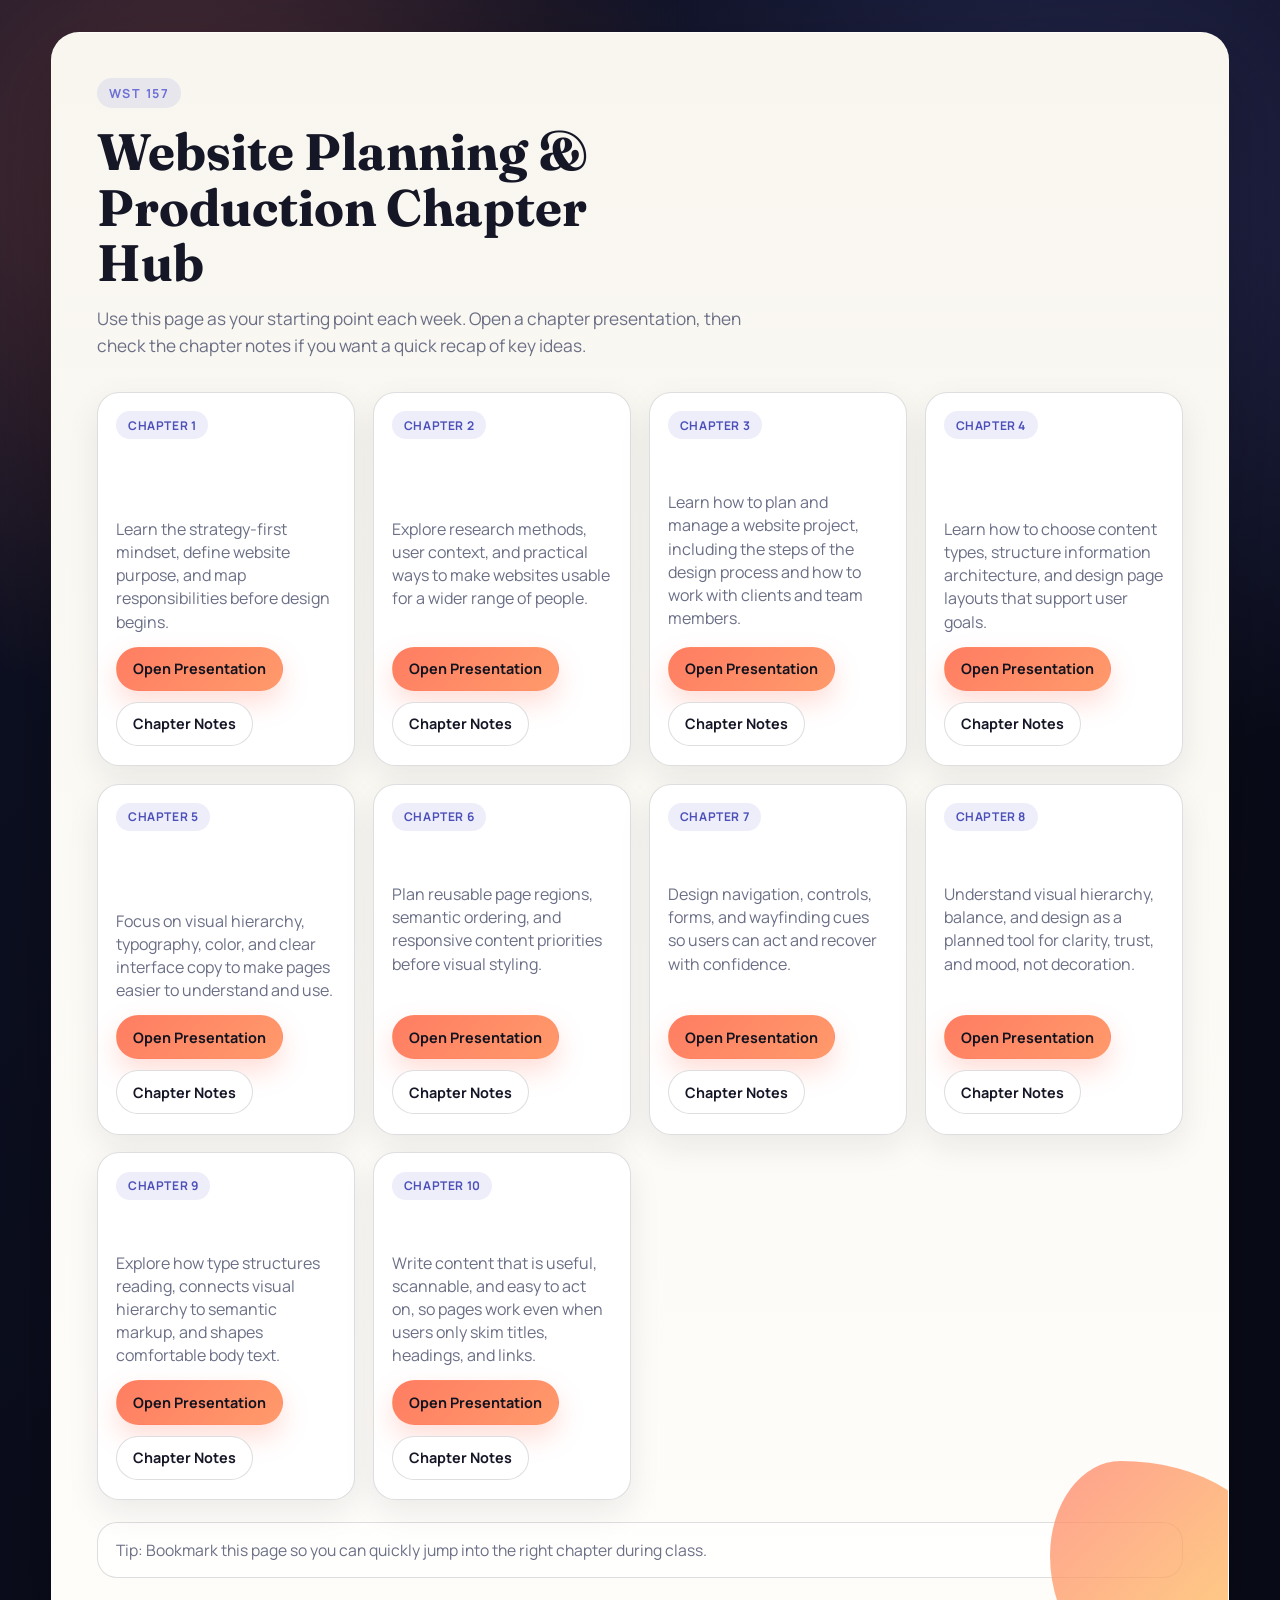
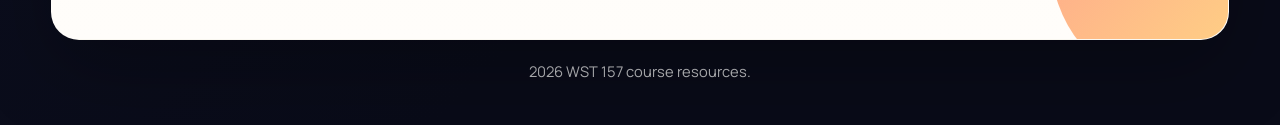
<file: index.html>
<!DOCTYPE html>
<html lang="en">

<head>
    <meta charset="UTF-8" />
    <meta name="viewport" content="width=device-width, initial-scale=1.0" />
    <title>WST 157 Chapter Hub</title>
    <link rel="preconnect" href="https://fonts.googleapis.com" />
    <link rel="preconnect" href="https://fonts.gstatic.com" crossorigin />
    <link
        href="https://fonts.googleapis.com/css2?family=Fraunces:opsz,wght@9..144,500;9..144,700&family=Manrope:wght@400;500;700&display=swap"
        rel="stylesheet" />
    <style>
        :root {
            --bg: #0f1226;
            --paper: #f8f6ef;
            --paper-2: #fffdfa;
            --ink: #151626;
            --muted: #6b6f86;
            --brand: #ff7d62;
            --brand-2: #ffc955;
            --brand-3: #6d70d6;
            --line: rgba(21, 22, 38, 0.14);
            --shadow: 0 28px 80px rgba(0, 0, 0, 0.25);
            --radius: 28px;
        }

        * {
            box-sizing: border-box;
        }

        body {
            margin: 0;
            font-family: "Manrope", "Segoe UI", sans-serif;
            color: #ffffff;
            background:
                radial-gradient(circle at 14% 10%, rgba(255, 125, 98, 0.26) 0%, transparent 28%),
                radial-gradient(circle at 84% 12%, rgba(109, 112, 214, 0.26) 0%, transparent 30%),
                linear-gradient(135deg, var(--bg) 0%, #090b18 72%);
            min-height: 100vh;
        }

        .wrap {
            width: min(1180px, 92vw);
            margin: 0 auto;
            padding: 2rem 0 2.75rem;
        }

        header {
            background: linear-gradient(180deg, var(--paper), var(--paper-2));
            border: 1px solid rgba(255, 255, 255, 0.08);
            border-radius: var(--radius);
            padding: clamp(1.6rem, 4vw, 2.8rem);
            box-shadow: var(--shadow);
            position: relative;
            overflow: hidden;
        }

        header::after {
            content: "";
            position: absolute;
            right: -42px;
            bottom: -42px;
            width: 220px;
            aspect-ratio: 1 / 1;
            background: linear-gradient(135deg, var(--brand), var(--brand-2));
            border-radius: 32% 68% 52% 48% / 43% 44% 56% 57%;
            opacity: 0.72;
            pointer-events: none;
        }

        .eyebrow {
            display: inline-block;
            font-size: 0.78rem;
            letter-spacing: 0.12em;
            text-transform: uppercase;
            font-weight: 700;
            color: var(--brand-3);
            margin-bottom: 1rem;
            text-decoration: none;
            padding: 0.42rem 0.75rem;
            border-radius: 999px;
            background: rgba(109, 112, 214, 0.12);
        }

        .eyebrow:hover,
        .eyebrow:focus-visible {
            text-decoration: underline;
        }

        h1 {
            font-family: "Fraunces", Georgia, serif;
            font-size: clamp(2rem, 4.6vw, 3.2rem);
            line-height: 1.08;
            margin: 0;
            max-width: 16ch;
            color: var(--ink);
        }

        .intro {
            color: var(--muted);
            font-size: 1.08rem;
            margin: 1rem 0 0;
            max-width: 62ch;
            line-height: 1.55;
        }

        .chapter-grid {
            margin-top: 2rem;
            display: grid;
            gap: 1.1rem;
            grid-template-columns: repeat(auto-fit, minmax(255px, 1fr));
        }

        .chapter-card {
            background: #ffffff;
            border: 1px solid var(--line);
            border-radius: 22px;
            padding: 1.15rem 1.15rem 1.2rem;
            display: flex;
            flex-direction: column;
            gap: 0.8rem;
            transform: translateY(18px);
            opacity: 0;
            animation: slide-in 520ms ease forwards;
            box-shadow: 0 12px 32px rgba(20, 22, 40, 0.08);
            transition: transform 140ms ease, box-shadow 140ms ease, border-color 140ms ease;
        }

        .chapter-card:hover,
        .chapter-card:focus-within {
            transform: translateY(-4px);
            opacity: 1;
            box-shadow: 0 18px 36px rgba(20, 22, 40, 0.14);
            border-color: rgba(109, 112, 214, 0.25);
        }

        .chapter-card:nth-child(2) {
            animation-delay: 120ms;
        }

        .chapter-card:nth-child(3) {
            animation-delay: 240ms;
        }

        .chapter-card:nth-child(4) {
            animation-delay: 360ms;
        }

        .chapter-card:nth-child(5) {
            animation-delay: 480ms;
        }

        .chapter-card:nth-child(6) {
            animation-delay: 600ms;
        }

        .chapter-card:nth-child(7) {
            animation-delay: 720ms;
        }

        .chapter-card:nth-child(8) {
            animation-delay: 840ms;
        }

        .chapter-card:nth-child(9) {
            animation-delay: 960ms;
        }

        .chapter-card:nth-child(10) {
            animation-delay: 1080ms;
        }

        .chapter-no {
            width: fit-content;
            padding: 0.34rem 0.72rem;
            border-radius: 999px;
            background: rgba(109, 112, 214, 0.12);
            color: #4d50b8;
            font-size: 0.75rem;
            font-weight: 700;
            letter-spacing: 0.05em;
            text-transform: uppercase;
        }

        h2 {
            margin: 0;
            font-size: 1.28rem;
            font-family: "Fraunces", Georgia, serif;
            line-height: 1.3;
        }

        .chapter-desc {
            color: var(--muted);
            margin: 0;
            line-height: 1.45;
        }

        .actions {
            margin-top: auto;
            display: flex;
            gap: 0.7rem;
            flex-wrap: wrap;
        }

        .btn {
            text-decoration: none;
            border-radius: 999px;
            border: 1px solid transparent;
            font-weight: 700;
            font-size: 0.9rem;
            padding: 0.72rem 1rem;
            transition: transform 120ms ease, box-shadow 120ms ease, background 120ms ease, border-color 120ms ease;
        }

        .btn-primary {
            background: linear-gradient(135deg, var(--brand), #ff9a6b);
            color: #11131f;
            box-shadow: 0 12px 26px rgba(255, 125, 98, 0.25);
        }

        .btn-secondary {
            background: #fff;
            color: var(--ink);
            border-color: var(--line);
        }

        .btn:hover,
        .btn:focus-visible {
            transform: translateY(-2px);
        }

        .resources {
            margin-top: 1.4rem;
            color: var(--muted);
            font-size: 0.98rem;
            padding: 1rem 1.1rem;
            border-radius: 20px;
            border: 1px solid var(--line);
            background: rgba(255, 255, 255, 0.7);
        }

        footer {
            margin-top: 1.3rem;
            color: rgba(255, 255, 255, 0.72);
            font-size: 0.92rem;
            text-align: center;
        }

        @keyframes slide-in {
            to {
                transform: translateY(0);
                opacity: 1;
            }
        }

        @media (max-width: 640px) {
            .wrap {
                padding-top: 1rem;
            }

            header {
                border-radius: 22px;
            }
        }
    </style>
</head>

<body>
    <main class="wrap">
        <header>
            <a class="eyebrow" href="index.html">WST 157</a>
            <h1>Website Planning &amp; Production Chapter Hub</h1>
            <p class="intro">
                Use this page as your starting point each week. Open a chapter presentation, then check the chapter
                notes if you want a quick recap of key ideas.
            </p>

            <section class="chapter-grid" aria-label="Chapters">
                <article class="chapter-card">
                    <span class="chapter-no">Chapter 1</span>
                    <h2>Strategy &amp; Website Planning</h2>
                    <p class="chapter-desc">
                        Learn the strategy-first mindset, define website purpose, and map responsibilities before design
                        begins.
                    </p>
                    <div class="actions">
                        <a class="btn btn-primary" href="chapter1/index.html">Open Presentation</a>
                        <a class="btn btn-secondary" href="chapter1/README.md">Chapter Notes</a>
                    </div>
                </article>

                <article class="chapter-card">
                    <span class="chapter-no">Chapter 2</span>
                    <h2>Research &amp; Universal Usability</h2>
                    <p class="chapter-desc">
                        Explore research methods, user context, and practical ways to make websites usable for a wider
                        range of people.
                    </p>
                    <div class="actions">
                        <a class="btn btn-primary" href="chapter2/index.html">Open Presentation</a>
                        <a class="btn btn-secondary" href="chapter2/README.md">Chapter Notes</a>
                    </div>
                </article>

                <article class="chapter-card">
                    <span class="chapter-no">Chapter 3</span>
                    <h2>Process</h2>
                    <p class="chapter-desc">
                        Learn how to plan and manage a website project, including the steps of the design process and
                        how to work with clients and team members.
                    </p>
                    <div class="actions">
                        <a class="btn btn-primary" href="chapter3/index.html">Open Presentation</a>
                        <a class="btn btn-secondary" href="chapter3/README.md">Chapter Notes</a>
                    </div>
                </article>

                <article class="chapter-card">
                    <span class="chapter-no">Chapter 4</span>
                    <h2>Content Types, IA, and Page Layouts</h2>
                    <p class="chapter-desc">
                        Learn how to choose content types, structure information architecture, and design page layouts
                        that support user goals.
                    </p>
                    <div class="actions">
                        <a class="btn btn-primary" href="chapter4/index.html">Open Presentation</a>
                        <a class="btn btn-secondary" href="chapter4/README.md">Chapter Notes</a>
                    </div>
                </article>

                <article class="chapter-card">
                    <span class="chapter-no">Chapter 5</span>
                    <h2>Visual Design and UX Writing</h2>
                    <p class="chapter-desc">
                        Focus on visual hierarchy, typography, color, and clear interface copy to make pages easier to
                        understand and use.
                    </p>
                    <div class="actions">
                        <a class="btn btn-primary" href="chapter5/index.html">Open Presentation</a>
                        <a class="btn btn-secondary" href="chapter5/README.md">Chapter Notes</a>
                    </div>
                </article>

                <article class="chapter-card">
                    <span class="chapter-no">Chapter 6</span>
                    <h2>Page Structure</h2>
                    <p class="chapter-desc">
                        Plan reusable page regions, semantic ordering, and responsive content priorities before visual
                        styling.
                    </p>
                    <div class="actions">
                        <a class="btn btn-primary" href="chapter6/index.html">Open Presentation</a>
                        <a class="btn btn-secondary" href="chapter6/README.md">Chapter Notes</a>
                    </div>
                </article>

                <article class="chapter-card">
                    <span class="chapter-no">Chapter 7</span>
                    <h2>Interface Design</h2>
                    <p class="chapter-desc">
                        Design navigation, controls, forms, and wayfinding cues so users can act and recover with
                        confidence.
                    </p>
                    <div class="actions">
                        <a class="btn btn-primary" href="chapter7/index.html">Open Presentation</a>
                        <a class="btn btn-secondary" href="chapter7/README.md">Chapter Notes</a>
                    </div>
                </article>

                <article class="chapter-card">
                    <span class="chapter-no">Chapter 8</span>
                    <h2>Graphic Design</h2>
                    <p class="chapter-desc">
                        Understand visual hierarchy, balance, and design as a planned tool for clarity, trust, and
                        mood, not decoration.
                    </p>
                    <div class="actions">
                        <a class="btn btn-primary" href="chapter8/index.html">Open Presentation</a>
                        <a class="btn btn-secondary" href="chapter8/README.md">Chapter Notes</a>
                    </div>
                </article>

                <article class="chapter-card">
                    <span class="chapter-no">Chapter 9</span>
                    <h2>Typography</h2>
                    <p class="chapter-desc">
                        Explore how type structures reading, connects visual hierarchy to semantic markup, and shapes
                        comfortable body text.
                    </p>
                    <div class="actions">
                        <a class="btn btn-primary" href="chapter9/index.html">Open Presentation</a>
                        <a class="btn btn-secondary" href="chapter9/README.md">Chapter Notes</a>
                    </div>
                </article>

                <article class="chapter-card">
                    <span class="chapter-no">Chapter 10</span>
                    <h2>Editorial Style</h2>
                    <p class="chapter-desc">
                        Write content that is useful, scannable, and easy to act on, so pages work even when users
                        only skim titles, headings, and links.
                    </p>
                    <div class="actions">
                        <a class="btn btn-primary" href="chapter10/index.html">Open Presentation</a>
                        <a class="btn btn-secondary" href="chapter10/README.md">Chapter Notes</a>
                    </div>
                </article>
            </section>

            <p class="resources">
                Tip: Bookmark this page so you can quickly jump into the right chapter during class.
            </p>
        </header>

        <footer>
            <span id="year"></span> WST 157 course resources.
        </footer>
    </main>

    <script>
        document.getElementById("year").textContent = new Date().getFullYear();
    </script>
</body>

</html>
</file>
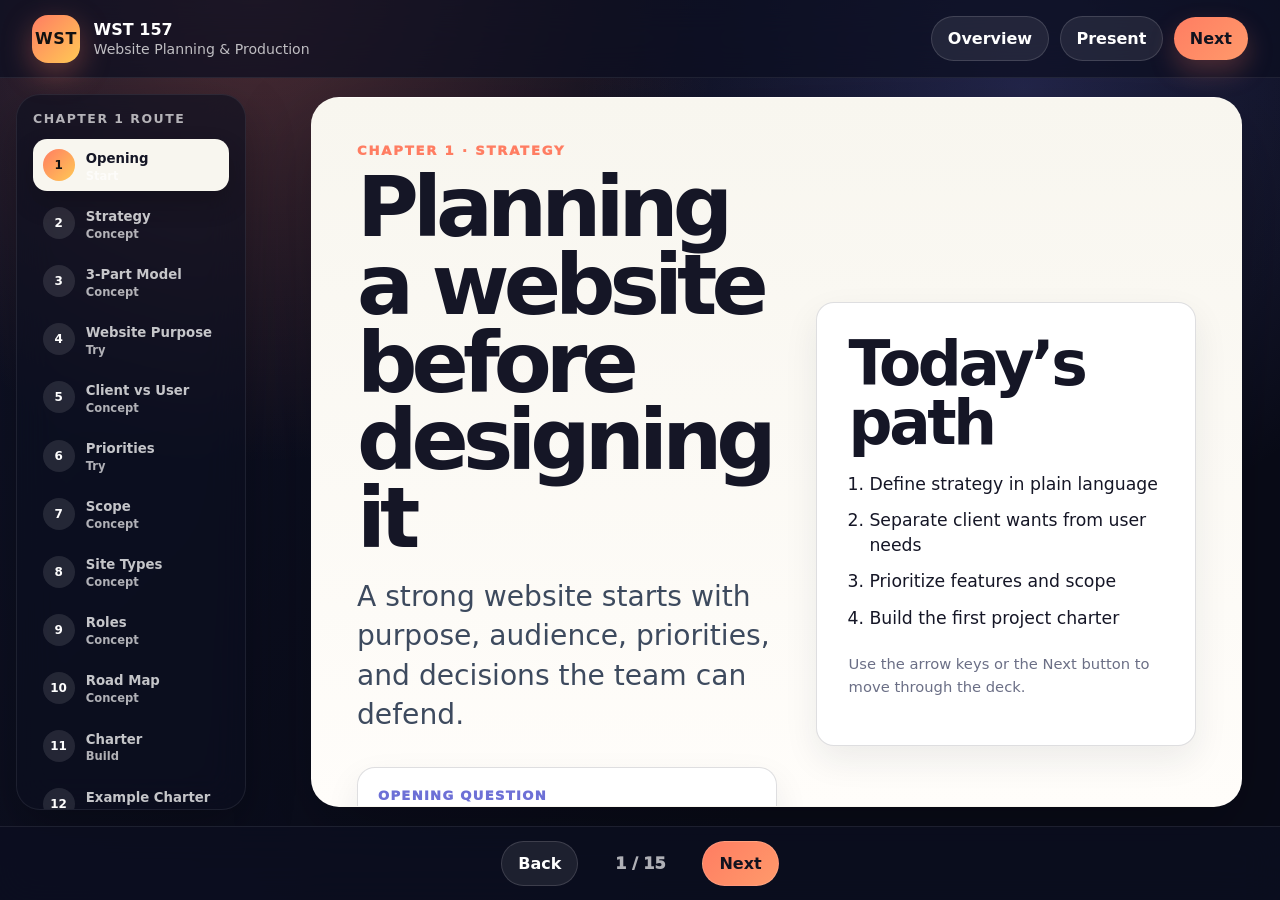
<file: chapter1/index.html>
<!doctype html>
<html lang="en">

<head>
  <meta charset="utf-8" />
  <meta name="viewport" content="width=device-width, initial-scale=1" />
  <title>WST 157 · Chapter 1: Strategy & Website Planning</title>
  <meta name="description"
    content="Interactive class presentation for WST 157 Website Planning and Production, Chapter 1: Strategy." />
  <link rel="stylesheet" href="assets/css/styles.css" />
</head>

<body>
  <a class="skip-link" href="#slide-1">Skip to slides</a>

  <header class="topbar" aria-label="Presentation controls">
    <div class="brand">
      <a href="../" class="brand-mark">WST</a>
      <div>
        <strong>WST 157</strong>
        <span>Website Planning & Production</span>
      </div>
    </div>
    <nav class="top-actions" aria-label="Deck navigation">
      <button class="ghost-btn" id="overviewBtn" type="button">Overview</button>
      <button class="ghost-btn" id="presentBtn" type="button" aria-pressed="false">Present</button>
      <button class="primary-btn" id="nextTopBtn" type="button">Next</button>
    </nav>
  </header>

  <aside class="progress-panel" id="progressPanel" aria-label="Slide progress">
    <div class="progress-title">Chapter 1 Route</div>
    <ol id="slideList" class="slide-list"></ol>
  </aside>

  <main class="deck" id="deck">
    <section class="slide hero" id="slide-1" data-title="Opening" data-section="Start">
      <div class="slide-inner two-col hero-grid">
        <div>
          <p class="eyebrow">Chapter 1 · Strategy</p>
          <h1>Planning a website before designing it</h1>
          <p class="lede">A strong website starts with purpose, audience, priorities, and decisions the team can defend.
          </p>
          <div class="big-question">
            <span>Opening question</span>
            <strong>What makes a website successful?</strong>
          </div>
        </div>
        <div class="hero-card" aria-label="Lesson route">
          <h2>Today’s path</h2>
          <ol class="route-list">
            <li>Define strategy in plain language</li>
            <li>Separate client wants from user needs</li>
            <li>Prioritize features and scope</li>
            <li>Build the first project charter</li>
          </ol>
          <p class="small-note">Use the arrow keys or the Next button to move through the deck.</p>
        </div>
      </div>
    </section>

    <section class="slide" id="slide-2" data-title="Strategy" data-section="Concept">
      <div class="slide-inner">
        <p class="eyebrow">Main idea</p>
        <h2>Strategy is not decoration.</h2>
        <div class="statement-card">
          <p>A website strategy explains <strong>what the site should accomplish</strong>, <strong>who it
              serves</strong>, and <strong>how decisions will stay focused</strong>.</p>
        </div>
        <div class="comparison-grid">
          <article>
            <h3>Weak starting point</h3>
            <p>“Make it look modern.”</p>
          </article>
          <article>
            <h3>Stronger starting point</h3>
            <p>“Help first-time visitors understand services and request an appointment in under two minutes.”</p>
          </article>
        </div>
        <p class="takeaway">Design choices become easier when the project has a clear reason to exist.</p>
      </div>
    </section>

    <section class="slide" id="slide-3" data-title="3-Part Model" data-section="Concept">
      <div class="slide-inner">
        <p class="eyebrow">Planning model</p>
        <h2>Strategy turns uncertainty into useful next steps.</h2>
        <div class="process-strip" role="list" aria-label="Strategy planning steps">
          <div role="listitem">
            <span class="step-number">1</span>
            <h3>Diagnose</h3>
            <p>What problem or opportunity matters most?</p>
          </div>
          <div role="listitem">
            <span class="step-number">2</span>
            <h3>Guide</h3>
            <p>What principles will shape decisions?</p>
          </div>
          <div role="listitem">
            <span class="step-number">3</span>
            <h3>Act</h3>
            <p>What actions move the project forward?</p>
          </div>
        </div>
        <div class="prompt-card">
          <span>Discuss</span>
          <p>Which step is easiest to skip when people rush into building a site?</p>
        </div>
      </div>
    </section>

    <section class="slide activity" id="slide-4" data-title="Website Purpose" data-section="Try">
      <div class="slide-inner">
        <p class="eyebrow">Try this</p>
        <h2>“We need a website” is not a goal.</h2>
        <div class="interactive-card">
          <div>
            <p class="label">Client scenario</p>
            <h3 id="clientScenario">A neighborhood bakery wants a new website.</h3>
            <p id="clientDetails">They sell walk-in pastries, custom cakes, and holiday boxes.</p>
          </div>
          <button class="primary-btn" id="newClientBtn" type="button">New client</button>
        </div>
        <div class="question-grid">
          <article><strong>Purpose</strong><span>Why should this site exist?</span></article>
          <article><strong>Audience</strong><span>Who needs it most?</span></article>
          <article><strong>Action</strong><span>What should visitors do?</span></article>
          <article><strong>Success</strong><span>What would change if it worked?</span></article>
        </div>
      </div>
    </section>

    <section class="slide" id="slide-5" data-title="Client vs User" data-section="Concept">
      <div class="slide-inner">
        <p class="eyebrow">Website planning tension</p>
        <h2>The client pays for the site. The users decide whether it works.</h2>
        <div class="split-card">
          <article>
            <h3>Client wants</h3>
            <ul>
              <li>Beautiful homepage video</li>
              <li>All services promoted equally</li>
              <li>Company story near the top</li>
              <li>Big social media feed</li>
            </ul>
          </article>
          <article>
            <h3>User needs</h3>
            <ul>
              <li>Hours and location</li>
              <li>Clear pricing or service options</li>
              <li>Fast appointment request</li>
              <li>Proof that the business is trustworthy</li>
            </ul>
          </article>
        </div>
        <p class="takeaway">Good planning respects the client and advocates for the user.</p>
      </div>
    </section>

    <section class="slide activity" id="slide-6" data-title="Priorities" data-section="Try">
      <div class="slide-inner">
        <p class="eyebrow">Activity</p>
        <h2>Pick the first-version priorities.</h2>
        <p class="lede small" id="priorityScenario">Scenario: A small fitness studio wants a new site. Choose the three
          features that matter most for launch.</p>
        <div class="scenario-switcher" id="priorityScenarioSwitcher" aria-label="Scenario options"></div>
        <div class="choice-toolbar">
          <button class="ghost-btn" id="resetChoicesBtn" type="button">Reset</button>
          <span id="choiceCount">0 / 3 selected</span>
        </div>
        <div class="feature-grid" id="featureGrid" aria-label="Feature priority choices"></div>
        <div class="result-panel" id="priorityResult" aria-live="polite">Choose three launch priorities.</div>
      </div>
    </section>

    <section class="slide" id="slide-7" data-title="Scope" data-section="Concept">
      <div class="slide-inner">
        <p class="eyebrow">Scope control</p>
        <h2>Every “yes” has a cost.</h2>
        <div class="slider-card">
          <label for="scopeSlider">Feature ambition</label>
          <input type="range" id="scopeSlider" min="1" max="5" value="3" />
          <div class="scope-output" id="scopeOutput">
            <strong>Balanced first version</strong>
            <span>Enough features to be useful, not so many that the project loses focus.</span>
            <span class="scope-examples">Example launch mix: class schedule, membership pricing, trial booking,
              testimonials, contact form.</span>
          </div>
        </div>
        <div class="quote-panel">
          <p>Prioritizing means removing some good ideas so the strongest ideas can succeed.</p>
        </div>
      </div>
    </section>

    <section class="slide" id="slide-8" data-title="Site Types" data-section="Concept">
      <div class="slide-inner">
        <p class="eyebrow">Types of websites</p>
        <h2>Different site types need different planning questions.</h2>
        <div class="site-type-grid">
          <button class="type-card active" data-type="business" type="button">Business / Service</button>
          <button class="type-card" data-type="portfolio" type="button">Portfolio</button>
          <button class="type-card" data-type="store" type="button">Online Store</button>
          <button class="type-card" data-type="education" type="button">Education</button>
          <button class="type-card" data-type="news" type="button">News / Media</button>
          <button class="type-card" data-type="nonprofit" type="button">Nonprofit</button>
        </div>
        <div class="type-output" id="typeOutput" aria-live="polite"></div>
      </div>
    </section>

    <section class="slide" id="slide-9" data-title="Roles" data-section="Concept">
      <div class="slide-inner">
        <p class="eyebrow">Project governance</p>
        <h2>Most website problems are decision problems before they are design problems.</h2>
        <div class="role-board">
          <article>
            <span>Approves</span>
            <strong>Who can say “yes, this is final”?</strong>
          </article>
          <article>
            <span>Creates</span>
            <strong>Who writes content, designs screens, and builds pages?</strong>
          </article>
          <article>
            <span>Maintains</span>
            <strong>Who updates the site after launch?</strong>
          </article>
          <article>
            <span>Answers</span>
            <strong>Who resolves conflicts when goals compete?</strong>
          </article>
        </div>
        <p class="takeaway">Clear roles reduce confusion, delays, and scope creep.</p>
      </div>
    </section>

    <section class="slide" id="slide-10" data-title="Road Map" data-section="Concept">
      <div class="slide-inner">
        <p class="eyebrow">Site development process</p>
        <h2>A website is built through connected phases.</h2>
        <div class="timeline">
          <div><span>1</span><strong>Strategy</strong><em>Purpose, goals, audience</em></div>
          <div><span>2</span><strong>Research</strong><em>Users, content, competitors</em></div>
          <div><span>3</span><strong>Structure</strong><em>Pages, navigation, sitemap</em></div>
          <div><span>4</span><strong>Interface</strong><em>Wireframes, layout, interaction</em></div>
          <div><span>5</span><strong>Build</strong><em>HTML, CSS, media, CMS/tools</em></div>
          <div><span>6</span><strong>Test & Improve</strong><em>Usability, accessibility, revisions</em></div>
        </div>
      </div>
    </section>

    <section class="slide" id="slide-11" data-title="Charter" data-section="Build">
      <div class="slide-inner">
        <p class="eyebrow">Project charter</p>
        <h2>The project charter is the first shared map.</h2>
        <div class="charter-grid">
          <article><span>01</span><strong>Purpose</strong>
            <p>Why should this site exist?</p>
          </article>
          <article><span>02</span><strong>Goals</strong>
            <p>What outcomes should it create?</p>
          </article>
          <article><span>03</span><strong>Audience</strong>
            <p>Who must the site work for?</p>
          </article>
          <article><span>04</span><strong>Success indicators</strong>
            <p>How will progress be recognized?</p>
          </article>
          <article><span>05</span><strong>Strategies</strong>
            <p>What approaches support the goals?</p>
          </article>
          <article><span>06</span><strong>Tactics</strong>
            <p>What features or actions support the strategies?</p>
          </article>
        </div>
      </div>
    </section>

    <section class="slide" id="slide-12" data-title="Example Charter" data-section="Example">
      <div class="slide-inner">
        <p class="eyebrow">Example</p>
        <h2>Project charter snapshot: mobile car wash</h2>
        <div class="example-charter">
          <article><strong>Purpose</strong>
            <p>Help busy vehicle owners book mobile detailing with confidence.</p>
          </article>
          <article><strong>Goals</strong>
            <p>Increase booking requests, explain service packages, reduce repeated questions.</p>
          </article>
          <article><strong>Audience</strong>
            <p>Local car owners who value convenience, trust, and clear pricing.</p>
          </article>
          <article><strong>Success indicators</strong>
            <p>More booking form submissions, fewer pricing questions, more repeat customers.</p>
          </article>
          <article><strong>Strategies</strong>
            <p>Make booking easy, prove quality visually, keep package comparison simple.</p>
          </article>
          <article><strong>Tactics</strong>
            <p>Booking button, service cards, before/after gallery, FAQ, map/service area, testimonials.</p>
          </article>
        </div>
      </div>
    </section>

    <section class="slide activity" id="slide-13" data-title="Charter Studio" data-section="Build">
      <div class="slide-inner wide">
        <p class="eyebrow">Build together</p>
        <h2>Draft a project charter.</h2>
        <p class="lede small">Fill in short phrases. The goal is a useful first draft, not a perfect document.</p>
        <div class="charter-builder">
          <form id="charterForm" class="charter-form">
            <label>Project / client name <input name="project" placeholder="Example: BrightStart Tutoring" /></label>
            <label>Purpose <textarea name="purpose" placeholder="Why should this site exist?"></textarea></label>
            <label>Goals <textarea name="goals" placeholder="What should the site accomplish?"></textarea></label>
            <label>Target audience <textarea name="audience" placeholder="Who is this for?"></textarea></label>
            <label>Success indicators <textarea name="success"
                placeholder="How will success be recognized?"></textarea></label>
            <label>Strategies <textarea name="strategies"
                placeholder="What approaches support the goals?"></textarea></label>
            <label>Tactics <textarea name="tactics"
                placeholder="What features or actions support the strategies?"></textarea></label>
          </form>
          <aside class="charter-preview" aria-label="Project charter preview">
            <div class="preview-header">
              <h3>Charter preview</h3>
              <div class="mini-actions">
                <button class="ghost-btn" id="copyCharterBtn" type="button">Copy</button>
                <button class="ghost-btn" id="downloadCharterBtn" type="button">Download</button>
              </div>
            </div>
            <pre id="charterPreview">Start filling in the charter to build a preview.</pre>
          </aside>
        </div>
      </div>
    </section>

    <section class="slide activity" id="slide-14" data-title="Checkpoint" data-section="Review">
      <div class="slide-inner">
        <p class="eyebrow">Checkpoint</p>
        <h2>Quick review</h2>
        <div class="quiz-card" id="quizCard">
          <p class="quiz-question" id="quizQuestion">Which one is a tactic?</p>
          <div class="quiz-options" id="quizOptions"></div>
          <div class="quizFeedback" id="quizFeedback" aria-live="polite"></div>
          <button class="primary-btn" id="nextQuizBtn" type="button">Next question</button>
        </div>
      </div>
    </section>

    <section class="slide" id="slide-15" data-title="Wrap" data-section="End">
      <div class="slide-inner two-col">
        <div>
          <p class="eyebrow">Takeaway</p>
          <h2>A website plan is a decision-making tool.</h2>
          <p class="lede">It helps a team know what to build, why it matters, who it serves, and how success will be
            judged.</p>
        </div>
        <div class="exit-ticket">
          <h3>Exit ticket</h3>
          <p>Complete one sentence:</p>
          <blockquote>“Before designing a website, the most important thing to clarify is ________ because ________.”
          </blockquote>
        </div>
      </div>
    </section>
  </main>

  <footer class="deck-controls" aria-label="Slide controls">
    <button class="ghost-btn" id="prevBtn" type="button">Back</button>
    <div class="slide-status" id="slideStatus">1 / 15</div>
    <button class="primary-btn" id="nextBtn" type="button">Next</button>
  </footer>

  <div class="overview-modal" id="overviewModal" aria-hidden="true" role="dialog" aria-label="Presentation overview">
    <div class="modal-card">
      <div class="modal-header">
        <h2>Presentation overview</h2>
        <button class="ghost-btn" id="closeOverviewBtn" type="button">Close</button>
      </div>
      <p>This deck follows Chapter 1 from strategy to a first project charter.</p>
      <div class="overview-grid" id="overviewGrid"></div>
      <p class="source-note">Source material: Web Style Guide, Chapter 1: Strategy by Patrick J. Lynch and Sarah Horton.
        Course sequence aligned with WST 157 Website Planning & Production syllabus.</p>
    </div>
  </div>

  <script src="assets/js/app.js"></script>
</body>

</html>
</file>
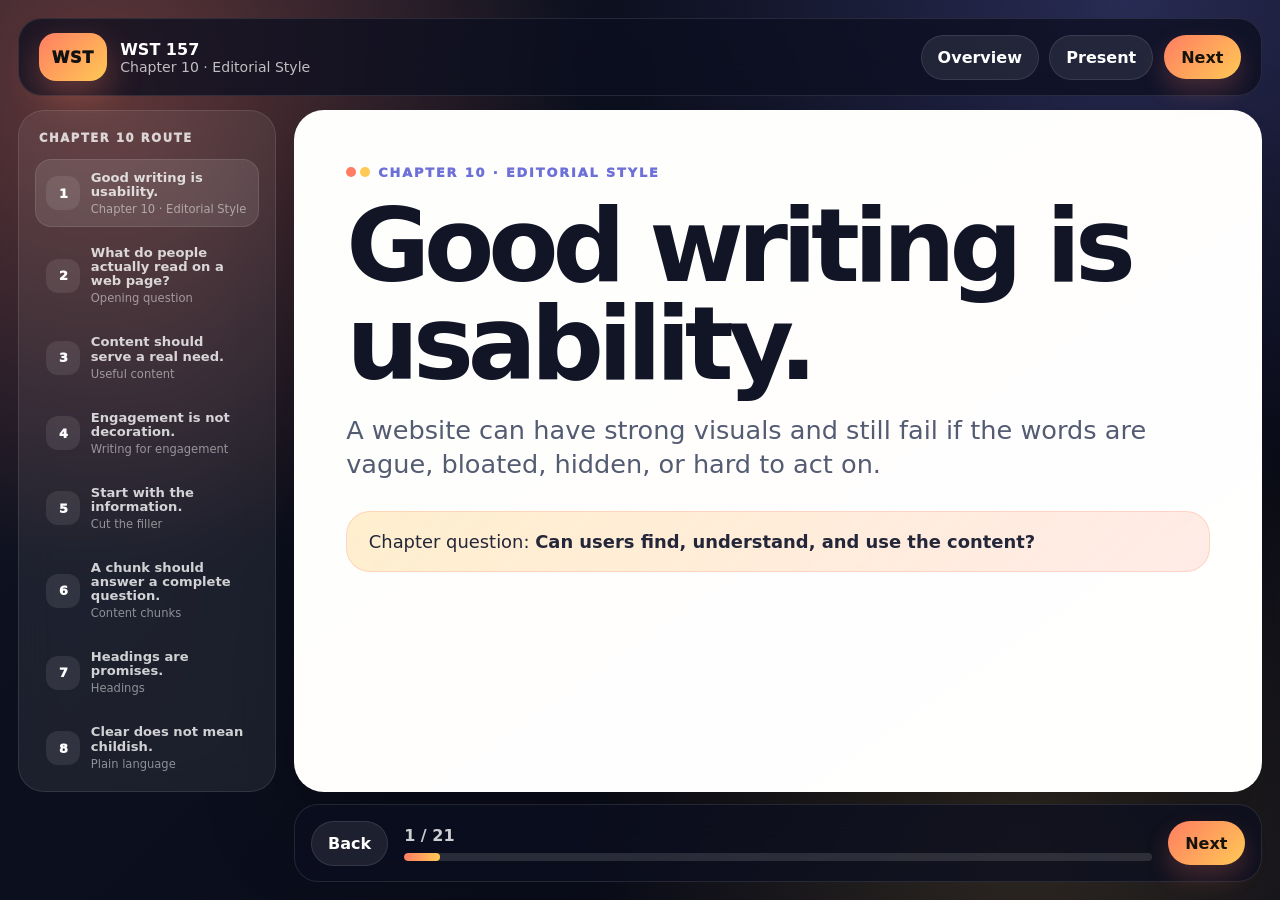
<file: chapter10/index.html>
<!doctype html>
<html lang="en">

<head>
  <meta charset="utf-8" />
  <meta name="viewport" content="width=device-width, initial-scale=1" />
  <title>WST 157 · Chapter 10: Editorial Style</title>
  <link rel="stylesheet" href="assets/css/styles.css" />
</head>

<body data-deck="wst157-ch10-editorial-style">
  <a class="skip-link" href="#slide-1">Skip to slides</a>

  <div class="deck-shell">
    <header class="topbar" aria-label="Presentation controls">
      <div class="brand">
        <a href="../" class="brand-mark" aria-label="WST 157 home">WST</a>
        <div>
          <strong>WST 157</strong>
          <span>Chapter 10 · Editorial Style</span>
        </div>
      </div>
      <nav class="top-actions" aria-label="Deck navigation">
        <button class="ghost-btn" id="overviewBtn" type="button">Overview</button>
        <button class="ghost-btn" id="presentBtn" type="button" aria-pressed="false">Present</button>
        <button class="primary-btn" id="nextTopBtn" type="button">Next</button>
      </nav>
    </header>

    <aside class="progress-panel" id="progressPanel" aria-label="Slide progress">
      <div class="progress-title">Chapter 10 Route</div>
      <ol id="slideList" class="slide-list"></ol>
    </aside>

    <main class="slide-area" id="deck" aria-live="polite">
      <section class="slide" id="slide-1">
        <div class="kicker">Chapter 10 · Editorial Style</div>
        <h1 class="slide-title">Good writing is usability.</h1>
        <p class="subtitle">A website can have strong visuals and still fail if the words are vague, bloated, hidden, or
          hard to act on.</p>
        <div class="callout">Chapter question: <strong>Can users find, understand, and use the content?</strong></div>
      </section>

      <section class="slide">
        <div class="kicker">Opening question</div>
        <h2 class="big-question">What do people actually read on a web page?</h2>
        <div class="grid four" style="margin-top:28px">
          <div class="card">
            <h3>Titles</h3>
            <p>The first promise a page makes.</p>
          </div>
          <div class="card">
            <h3>Headings</h3>
            <p>Landmarks for scanning and deciding.</p>
          </div>
          <div class="card">
            <h3>Links</h3>
            <p>Signposts for where to go next.</p>
          </div>
          <div class="card">
            <h3>First lines</h3>
            <p>The strongest chance to earn attention.</p>
          </div>
        </div>
        <div class="callout">Most web reading begins as scanning. Editorial style supports that behavior instead of
          fighting it.</div>
      </section>

      <section class="slide">
        <div class="kicker">Useful content</div>
        <h2 class="big-question">Content should serve a real need.</h2>
        <p class="subtitle">Strong editorial style starts with usefulness: what the user needs, what the organization
          needs, and where those goals overlap.</p>
        <div class="compare">
          <div class="card bad">
            <h3>Organization-first</h3>
            <p>“Welcome to our website. We are proud to announce our commitment to excellence and community values.”</p>
          </div>
          <div class="card good">
            <h3>User-first</h3>
            <p>“Applications close March 14. Start with the checklist, then upload documents before orientation.”</p>
          </div>
        </div>
      </section>

      <section class="slide">
        <div class="kicker">Writing for engagement</div>
        <h2 class="big-question">Engagement is not decoration.</h2>
        <div class="grid three" style="margin-top:26px">
          <div class="card">
            <h3>Relevant</h3>
            <p>The content answers a question people came with.</p>
          </div>
          <div class="card">
            <h3>Targeted</h3>
            <p>The language matches the audience’s knowledge and situation.</p>
          </div>
          <div class="card">
            <h3>Respectful</h3>
            <p>The page does not waste time with filler or confusion.</p>
          </div>
        </div>
        <div class="prompt-card">Prompt: <strong>What question did the user bring to this page?</strong></div>
      </section>

      <section class="slide">
        <div class="kicker">Cut the filler</div>
        <h2 class="big-question">Start with the information.</h2>
        <div class="rewrite-lab">
          <div class="before-card">
            <span>Before</span>
            <p>Welcome to our event information page. On this page, you will find important details about the upcoming
              Night Market and everything you need to know before attending.</p>
          </div>
          <div class="after-card" id="rewriteOutput">
            <span>After</span>
            <p>Night Market is Friday from 6–10 PM. Entry is free. Food vendors, student creators, and live music will
              be in the courtyard.</p>
          </div>
        </div>
        <button class="primary-btn inline" data-rewrite="filler">Show another rewrite</button>
      </section>

      <section class="slide">
        <div class="kicker">Content chunks</div>
        <h2 class="big-question">A chunk should answer a complete question.</h2>
        <p class="subtitle">Chunking does not mean breaking content into tiny fragments. It means shaping content into
          useful units that match what people are trying to find or do.</p>
        <div class="chunk-demo" data-choice-group data-target="#chunkResult">
          <button class="chunk-card"
            data-text="Too broad: users may need to search through too many unrelated details."><strong>All event
              details</strong><span>One long page</span></button>
          <button class="chunk-card"
            data-text="Useful chunk: a focused unit that answers a practical question."><strong>Parking and
              transit</strong><span>One focused section</span></button>
          <button class="chunk-card"
            data-text="Too fragmented: users must jump around to finish one task."><strong>Parking lot
              address</strong><span>Separate page from directions</span></button>
        </div>
        <div class="card result-card">
          <h3>Chunk test</h3>
          <p id="chunkResult">Choose a chunk and judge whether it helps someone complete a task.</p>
        </div>
      </section>

      <section class="slide">
        <div class="kicker">Headings</div>
        <h2 class="big-question">Headings are promises.</h2>
        <div class="grid two" data-choice-group data-target="#headingResult" style="margin-top:26px">
          <button class="choice-card"
            data-text="Weak: the heading is vague and does not tell users what section they are entering."><strong>Important
              Information</strong><span>Vague label</span></button>
          <button class="choice-card"
            data-text="Better: the heading starts with useful keywords and names the content clearly."><strong>Parking,
              Transit, and Entrance</strong><span>Descriptive label</span></button>
        </div>
        <div class="callout" id="headingResult">Headings should help users predict what they will get if they keep
          reading.</div>
      </section>

      <section class="slide">
        <div class="kicker">Plain language</div>
        <h2 class="big-question">Clear does not mean childish.</h2>
        <p class="subtitle">Plain language reduces effort. It lets more people understand the page the first time they
          read it.</p>
        <div class="plain-language-game">
          <button data-plain="commence">commence</button>
          <button data-plain="utilize">utilize</button>
          <button data-plain="in the event of">in the event of</button>
          <button data-plain="prior to">prior to</button>
          <button data-plain="approximately">approximately</button>
          <button data-plain="assist">assist</button>
        </div>
        <div class="word-swap" id="plainResult"><span>Choose a phrase</span><strong>Replace formal wording with familiar
            wording.</strong></div>
      </section>

      <section class="slide">
        <div class="kicker">Inverted pyramid</div>
        <h2 class="big-question">Put the answer before the explanation.</h2>
        <div class="pyramid">
          <div class="pyramid-tier top">Most important answer</div>
          <div class="pyramid-tier mid">Useful details and context</div>
          <div class="pyramid-tier low">Background, history, extra notes</div>
        </div>
        <div class="callout">Good web writing often starts with the conclusion because users may only read the
          beginning.</div>
      </section>

      <section class="slide">
        <div class="kicker">Prioritize the lead</div>
        <h2 class="big-question">Which opening works better?</h2>
        <div class="grid two" data-choice-group data-target="#leadResult" style="margin-top:26px">
          <button class="choice-card"
            data-text="Not the best opening. The user must read through background before getting the main point."><strong>Option
              A</strong><span>“For several months, the planning committee has been working hard to organize this year’s
              community celebration…”</span></button>
          <button class="choice-card"
            data-text="Stronger opening. The key facts come first: what, when, where, and why it matters."><strong>Option
              B</strong><span>“Night Market is Friday, 6–10 PM in the courtyard, with free entry, food vendors, and live
              music.”</span></button>
        </div>
        <div class="feedback-card" id="leadResult">Choose the stronger lead.</div>
      </section>

      <section class="slide">
        <div class="kicker">Keywords</div>
        <h2 class="big-question">Use the words users would search for.</h2>
        <p class="subtitle">Keywords belong in titles, headings, first paragraphs, and meaningful links — not repeated
          awkwardly just to manipulate search engines.</p>
        <div class="keyword-board">
          <div class="keyword-slot"><span>Page title</span><strong>Parking and Transit · Night Market</strong></div>
          <div class="keyword-slot"><span>H1</span><strong>Parking and Transit</strong></div>
          <div class="keyword-slot"><span>First line</span><strong>Free parking is available in Lot B after 5
              PM.</strong></div>
          <div class="keyword-slot"><span>Link</span><strong>View parking map</strong></div>
        </div>
      </section>

      <section class="slide">
        <div class="kicker">Descriptive links</div>
        <h2 class="big-question">A link should describe its destination.</h2>
        <div class="link-lab">
          <div class="card bad">
            <h3>Weak link</h3>
            <p>For parking details, <a href="#">click here</a>.</p>
          </div>
          <div class="card good">
            <h3>Better link</h3>
            <p><a href="#">View parking and entrance details</a>.</p>
          </div>
        </div>
        <div class="callout">Link text should make sense out of context because users and screen readers may scan links
          as a list.</div>
      </section>

      <section class="slide">
        <div class="kicker">Visual landmarks</div>
        <h2 class="big-question">Composition creates entry points.</h2>
        <div class="landmark-demo">
          <article class="article-card messy">
            <h3>No landmarks</h3>
            <p>The event will feature vendors performers parking information schedule details safety notes food options
              merchandise and other information that visitors may want to review before arriving at the venue.</p>
          </article>
          <article class="article-card clean">
            <h3>Clear landmarks</h3>
            <h4>When and where</h4>
            <p>Friday, 6–10 PM · Courtyard</p>
            <h4>What to expect</h4>
            <p>Food, art, music, and student creator booths.</p>
            <h4>Before arriving</h4>
            <p>Check parking, transit, and vendor list.</p>
          </article>
        </div>
        <div class="callout">Headings, lists, captions, and short sections help both scanners and careful readers.</div>
      </section>

      <section class="slide">
        <div class="kicker">Lists</div>
        <h2 class="big-question">Lists should be parallel.</h2>
        <div class="grid two" style="margin-top:26px">
          <div class="card bad">
            <h3>Mixed structure</h3>
            <ul>
              <li>Parking is free</li>
              <li>Use the south entrance</li>
              <li>Food vendors</li>
              <li>Bring cash if possible</li>
            </ul>
          </div>
          <div class="card good">
            <h3>Parallel structure</h3>
            <ul>
              <li>Park for free in Lot B</li>
              <li>Enter through the south gate</li>
              <li>Browse food vendors near the stage</li>
              <li>Bring cash for small booths</li>
            </ul>
          </div>
        </div>
        <div class="callout">Parallel list items are easier to scan because each item follows the same pattern.</div>
      </section>

      <section class="slide">
        <div class="kicker">Structural markup</div>
        <h2 class="big-question">Markup says what the content is.</h2>
        <div class="compare">
          <div class="card bad">
            <h3>Only looks structured</h3>
            <div class="code-card">&lt;b&gt;Schedule&lt;/b&gt;<br>&lt;br&gt;6:00 PM · Doors open</div>
            <p>Software only sees bold text and a line break.</p>
          </div>
          <div class="card good">
            <h3>Actually structured</h3>
            <div class="code-card">&lt;h2&gt;Schedule&lt;/h2&gt;<br>&lt;ul&gt;<br>&nbsp;&lt;li&gt;6:00 PM · Doors
              open&lt;/li&gt;<br>&lt;/ul&gt;</div>
            <p>Software understands the heading and related list.</p>
          </div>
        </div>
      </section>

      <section class="slide">
        <div class="kicker">Link visibility</div>
        <h2 class="big-question">Links need more than color.</h2>
        <div class="grid three" style="margin-top:26px">
          <div class="card">
            <h3>Readable</h3>
            <p>Body links need enough contrast against surrounding text.</p>
          </div>
          <div class="card">
            <h3>Recognizable</h3>
            <p>Underlines remain one of the clearest signals for links in body copy.</p>
          </div>
          <div class="card">
            <h3>Trackable</h3>
            <p>Visited states help users avoid repeating dead-end paths.</p>
          </div>
        </div>
        <div class="link-state-demo"><a href="#">Unvisited event map</a><a href="#" class="visited-look">Visited vendor
            list</a></div>
      </section>

      <section class="slide">
        <div class="kicker">Rhetoric</div>
        <h2 class="big-question">Websites persuade through trust, feeling, and logic.</h2>
        <div class="grid three" data-choice-group data-target="#rhetoricResult" style="margin-top:26px">
          <button class="choice-card"
            data-text="Ethos: credibility. Typos, broken links, outdated content, and sloppy details damage trust."><strong>Ethos</strong><span>Can
              this source be trusted?</span></button>
          <button class="choice-card"
            data-text="Pathos: emotional response. The tone, visuals, and wording can make people feel welcome, excited, cautious, or excluded."><strong>Pathos</strong><span>How
              does this feel?</span></button>
          <button class="choice-card"
            data-text="Logos: reason and evidence. Clear facts, examples, data, and explanations support decision-making."><strong>Logos</strong><span>Does
              this make sense?</span></button>
        </div>
        <div class="feedback-card" id="rhetoricResult">Choose one rhetorical appeal.</div>
      </section>

      <section class="slide">
        <div class="kicker">Editorial style guide</div>
        <h2 class="big-question">A style guide keeps content consistent.</h2>
        <div class="styleguide-grid">
          <label><span>Voice</span><input id="voiceInput" value="clear, direct, friendly" /></label>
          <label><span>Date format</span><input id="dateInput" value="Friday, March 14" /></label>
          <label><span>Button text</span><input id="buttonInput" value="verb + noun: View schedule" /></label>
          <label><span>Avoid</span><input id="avoidInput" value="welcome filler, click here, jargon" /></label>
        </div>
        <div class="card guide-output">
          <h3>Mini style guide</h3>
          <p id="styleGuideOutput">Voice: clear, direct, friendly · Date format: Friday, March 14 · Button text: verb +
            noun: View schedule · Avoid: welcome filler, click here, jargon</p>
        </div>
      </section>

      <section class="slide">
        <div class="kicker">Rewrite workshop</div>
        <h2 class="big-question">Turn a vague section into useful web content.</h2>
        <div class="workshop-card">
          <h3>Original</h3>
          <p>Welcome to the official information area for our event. Please review the information below in order to
            learn more about different aspects of what will be taking place.</p>
          <div class="workshop-actions">
            <button class="chip-choice" data-workshop="lead">Make the lead useful</button>
            <button class="chip-choice" data-workshop="heading">Add a descriptive heading</button>
            <button class="chip-choice" data-workshop="list">Turn details into a list</button>
          </div>
          <div class="workshop-result" id="workshopResult">Choose a rewrite move.</div>
        </div>
      </section>

      <section class="slide">
        <div class="kicker">Chapter check</div>
        <h2 class="big-question">Which version supports web reading better?</h2>
        <div class="quiz" data-quiz>
          <button type="button">“Click here to find out about available transportation options.”</button>
          <button type="button" data-correct="true">“View parking, rideshare, and transit options.”</button>
          <button type="button">“The information below has been provided for your convenience.”</button>
          <div class="feedback" aria-live="polite">Choose an answer.</div>
        </div>
      </section>

      <section class="slide">
        <div class="kicker">Chapter 10 takeaway</div>
        <h2 class="big-question">Editorial style is part of the user interface.</h2>
        <div class="takeaway-grid">
          <div><strong>Start useful.</strong><span>Answer the user’s question quickly.</span></div>
          <div><strong>Write plainly.</strong><span>Reduce effort without reducing meaning.</span></div>
          <div><strong>Structure content.</strong><span>Use headings, lists, links, and semantic markup.</span></div>
          <div><strong>Build trust.</strong><span>Accuracy, consistency, and tone affect credibility.</span></div>
        </div>
        <div class="exit-ticket">Exit ticket: <strong>Rewrite one sentence from any website so it becomes clearer,
            shorter, and more useful.</strong></div>
      </section>
    </main>

    <footer class="deck-controls" aria-label="Slide controls">
      <button class="ghost-btn" id="prevBtn" type="button">Back</button>
      <div class="slide-status"><span id="slideStatus">1 / 1</span>
        <div class="bar"><i id="progressBar"></i></div>
      </div>
      <button class="primary-btn" id="nextBtn" type="button">Next</button>
    </footer>
  </div>

  <div class="modal" id="overviewModal" aria-hidden="true" role="dialog" aria-modal="true" aria-label="Slide overview">
    <div class="modal-panel">
      <div class="modal-header">
        <div><strong>Chapter 10 Overview</strong><span>Jump to any slide</span></div>
        <button class="ghost-btn" id="closeOverviewBtn" type="button">Close</button>
      </div>
      <div class="overview-grid" id="overviewGrid"></div>
    </div>
  </div>

  <script src="assets/js/app.js"></script>
</body>

</html>
</file>
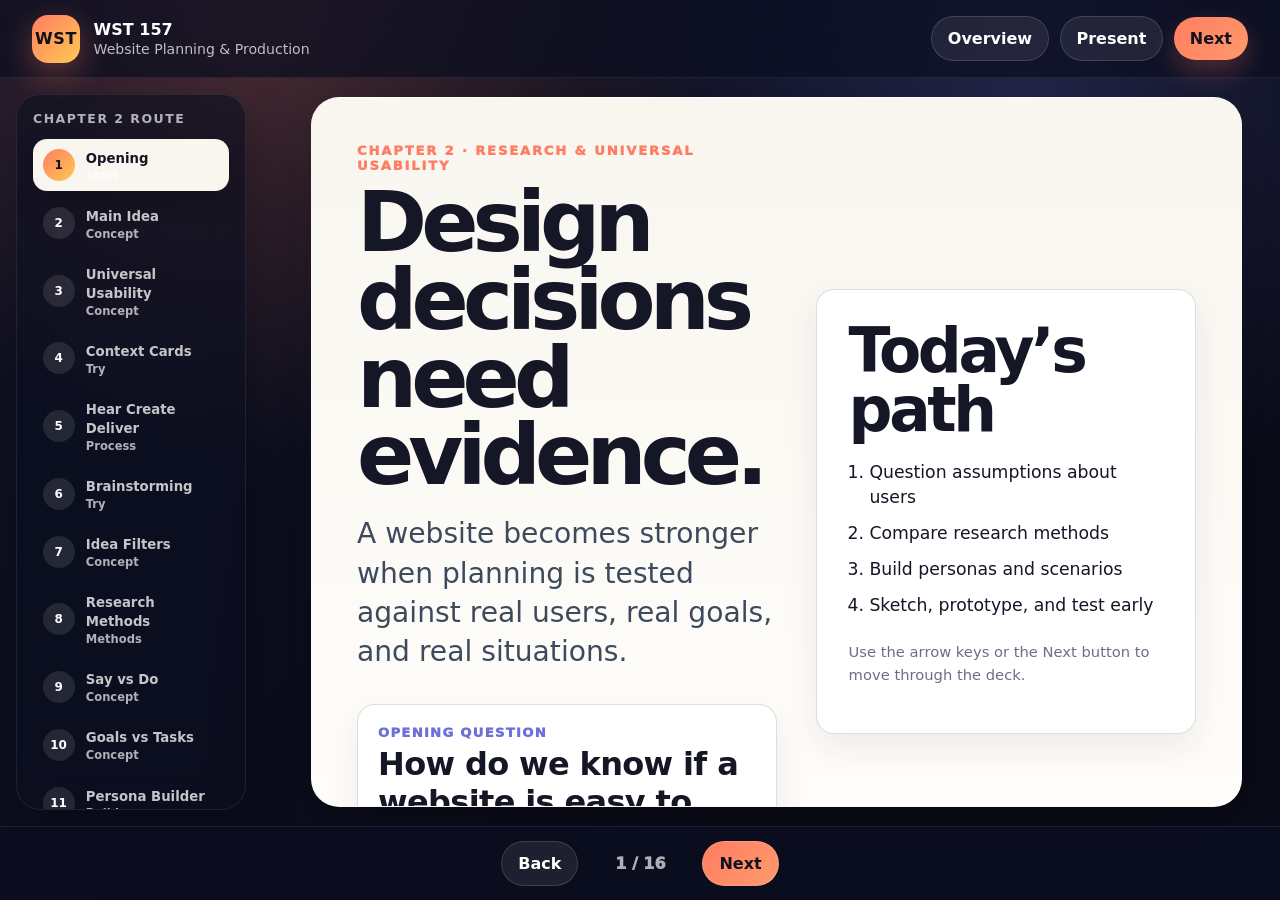
<file: chapter2/index.html>
<!doctype html>
<html lang="en">

<head>
  <meta charset="utf-8" />
  <meta name="viewport" content="width=device-width, initial-scale=1" />
  <title>WST 157 · Chapter 2: Research & Universal Usability</title>
  <meta name="description"
    content="Interactive class presentation for WST 157 Website Planning and Production, Chapter 2: Research and Universal Usability." />
  <link rel="stylesheet" href="assets/css/styles.css" />
</head>

<body>
  <a class="skip-link" href="#slide-1">Skip to slides</a>

  <header class="topbar" aria-label="Presentation controls">
    <div class="brand">
      <a href="../" class="brand-mark">WST</a>
      <div>
        <strong>WST 157</strong>
        <span>Website Planning & Production</span>
      </div>
    </div>
    <nav class="top-actions" aria-label="Deck navigation">
      <button class="ghost-btn" id="overviewBtn" type="button">Overview</button>
      <button class="ghost-btn" id="presentBtn" type="button" aria-pressed="false">Present</button>
      <button class="primary-btn" id="nextTopBtn" type="button">Next</button>
    </nav>
  </header>

  <aside class="progress-panel" id="progressPanel" aria-label="Slide progress">
    <div class="progress-title">Chapter 2 Route</div>
    <ol id="slideList" class="slide-list"></ol>
  </aside>

  <main class="deck" id="deck">
    <section class="slide hero" id="slide-1" data-title="Opening" data-section="Start">
      <div class="slide-inner two-col hero-grid">
        <div>
          <p class="eyebrow">Chapter 2 · Research & Universal Usability</p>
          <h1>Design decisions need evidence.</h1>
          <p class="lede">A website becomes stronger when planning is tested against real users, real goals, and real
            situations.</p>
          <div class="big-question">
            <span>Opening question</span>
            <strong>How do we know if a website is easy to use?</strong>
          </div>
        </div>
        <div class="hero-card" aria-label="Lesson route">
          <h2>Today’s path</h2>
          <ol class="route-list">
            <li>Question assumptions about users</li>
            <li>Compare research methods</li>
            <li>Build personas and scenarios</li>
            <li>Sketch, prototype, and test early</li>
          </ol>
          <p class="small-note">Use the arrow keys or the Next button to move through the deck.</p>
        </div>
      </div>
    </section>

    <section class="slide" id="slide-2" data-title="Main Idea" data-section="Concept">
      <div class="slide-inner">
        <p class="eyebrow">Main idea</p>
        <h2>Best practices are not enough.</h2>
        <div class="statement-card">
          <p>Good web design uses familiar patterns, but the strongest decisions come from <strong>learning from users
              throughout the design process</strong>.</p>
        </div>
        <div class="comparison-grid">
          <article>
            <h3>Assumption</h3>
            <p>“Users will understand this because it makes sense to us.”</p>
          </article>
          <article>
            <h3>Evidence</h3>
            <p>“Three test users tried the task. Two got stuck at the same label.”</p>
          </article>
        </div>
        <p class="takeaway">Research turns opinions into better questions, better priorities, and better design
          decisions.</p>
      </div>
    </section>

    <section class="slide" id="slide-3" data-title="Universal Usability" data-section="Concept">
      <div class="slide-inner">
        <p class="eyebrow">Universal usability</p>
        <h2>There is no single “average user.”</h2>
        <div class="process-strip" role="list" aria-label="Universal usability contexts">
          <div role="listitem">
            <span class="step-number">1</span>
            <h3>People vary</h3>
            <p>Age, experience, goals, language, confidence, attention, and abilities all affect use.</p>
          </div>
          <div role="listitem">
            <span class="step-number">2</span>
            <h3>Devices vary</h3>
            <p>Phones, laptops, tablets, screen readers, slow networks, and different screen sizes change the
              experience.</p>
          </div>
          <div role="listitem">
            <span class="step-number">3</span>
            <h3>Situations vary</h3>
            <p>Users may be rushed, distracted, tired, outdoors, commuting, or trying to finish a task quickly.</p>
          </div>
        </div>
        <div class="prompt-card">
          <span>Group discussion</span>
          <p>Which user situation is easiest for a designer to forget?</p>
        </div>
      </div>
    </section>

    <section class="slide activity" id="slide-4" data-title="Context Cards" data-section="Try">
      <div class="slide-inner">
        <p class="eyebrow">Quick activity</p>
        <h2>Same website. Different user context.</h2>
        <div class="interactive-card">
          <div>
            <p class="label">User context</p>
            <h3 id="contextTitle">A first-time visitor is using a phone in a parking lot.</h3>
            <p id="contextDetail">They need the address, hours, and whether walk-ins are accepted.</p>
          </div>
          <button class="primary-btn" id="newContextBtn" type="button">New context</button>
        </div>
        <div class="question-grid">
          <article><strong>Need</strong><span>What is this user trying to accomplish?</span></article>
          <article><strong>Barrier</strong><span>What could make the task harder?</span></article>
          <article><strong>Design choice</strong><span>What should be easier to see or do?</span></article>
          <article><strong>Test</strong><span>How could this be checked quickly?</span></article>
        </div>
      </div>
    </section>

    <section class="slide" id="slide-5" data-title="Hear Create Deliver" data-section="Process">
      <div class="slide-inner">
        <p class="eyebrow">Research-directed process</p>
        <h2>Hear → Create → Deliver</h2>
        <div class="process-strip" role="list" aria-label="Hear create deliver process">
          <div role="listitem">
            <span class="step-number">H</span>
            <h3>Hear</h3>
            <p>Collect user stories, observe behavior, study goals, and listen before proposing solutions.</p>
          </div>
          <div role="listitem">
            <span class="step-number">C</span>
            <h3>Create</h3>
            <p>Group patterns, generate ideas, prioritize needs, and turn research into design directions.</p>
          </div>
          <div role="listitem">
            <span class="step-number">D</span>
            <h3>Deliver</h3>
            <p>Prototype, test, refine, and translate the strongest ideas into production plans.</p>
          </div>
        </div>
        <p class="takeaway">The first move is not “open the design tool.” The first move is listening.</p>
      </div>
    </section>

    <section class="slide activity" id="slide-6" data-title="Brainstorming" data-section="Try">
      <div class="slide-inner">
        <p class="eyebrow">Activity</p>
        <h2>Brainstorm first. Filter second.</h2>
        <p class="lede small">Scenario: A tutoring center wants more parents to request a consultation. Start by
          generating ideas before judging them.</p>
        <div class="choice-toolbar">
          <button class="ghost-btn" id="resetBrainstormBtn" type="button">Reset</button>
          <span id="brainstormCount">0 ideas selected</span>
        </div>
        <div class="feature-grid" id="brainstormGrid" aria-label="Brainstorm idea choices"></div>
        <div class="result-panel" id="brainstormResult" aria-live="polite">Select ideas that could be explored as
          prototypes.</div>
      </div>
    </section>

    <section class="slide" id="slide-7" data-title="Idea Filters" data-section="Concept">
      <div class="slide-inner">
        <p class="eyebrow">Choosing ideas</p>
        <h2>Good ideas still need filters.</h2>
        <div class="process-strip" role="list" aria-label="Idea filters">
          <div role="listitem">
            <span class="step-number">D</span>
            <h3>Desirable</h3>
            <p>Do users actually want or need this?</p>
          </div>
          <div role="listitem">
            <span class="step-number">F</span>
            <h3>Feasible</h3>
            <p>Can the team create it successfully with the available time and skills?</p>
          </div>
          <div role="listitem">
            <span class="step-number">V</span>
            <h3>Viable</h3>
            <p>Does it make sense for the client, resources, timeline, and project support?</p>
          </div>
        </div>
        <div class="quote-panel">
          <p>Research is not just about collecting ideas. It is also about deciding which ideas deserve to become
            prototypes.</p>
        </div>
      </div>
    </section>

    <section class="slide" id="slide-8" data-title="Research Methods" data-section="Methods">
      <div class="slide-inner">
        <p class="eyebrow">User research methods</p>
        <h2>Different methods reveal different kinds of truth.</h2>
        <div class="site-type-grid method-grid">
          <button class="type-card active" data-method="survey" type="button">Survey</button>
          <button class="type-card" data-method="interview" type="button">Interview</button>
          <button class="type-card" data-method="focus" type="button">Focus Group</button>
          <button class="type-card" data-method="field" type="button">Field Study</button>
          <button class="type-card" data-method="analytics" type="button">Analytics</button>
          <button class="type-card" data-method="test" type="button">Usability Test</button>
        </div>
        <div class="type-output" id="methodOutput" aria-live="polite"></div>
      </div>
    </section>

    <section class="slide" id="slide-9" data-title="Say vs Do" data-section="Concept">
      <div class="slide-inner two-col">
        <div>
          <p class="eyebrow">Research caution</p>
          <h2>What people say and what people do are not always the same.</h2>
          <p class="lede">Surveys and interviews are useful, but observation can reveal behavior users forget to mention
            or cannot explain clearly.</p>
        </div>
        <div class="split-card one-col-stack">
          <article>
            <h3>What a user might say</h3>
            <p>“I always compare all the options carefully.”</p>
          </article>
          <article>
            <h3>What observation might show</h3>
            <p>The user scans the first three options, misses the filter, and chooses based on price and delivery time.
            </p>
          </article>
        </div>
      </div>
    </section>

    <section class="slide" id="slide-10" data-title="Goals vs Tasks" data-section="Concept">
      <div class="slide-inner">
        <p class="eyebrow">Goal analysis</p>
        <h2>Design for the goal, not just the task.</h2>
        <div class="comparison-grid">
          <article>
            <h3>Task thinking</h3>
            <p>“The user needs to fill out a form.”</p>
          </article>
          <article>
            <h3>Goal thinking</h3>
            <p>“The user needs to request help quickly and feel confident someone will respond.”</p>
          </article>
        </div>
        <div class="prompt-card">
          <span>Group discussion</span>
          <p>For a travel site, is the real goal “use the search form” or “find a trip that fits time and budget”?</p>
        </div>
      </div>
    </section>

    <section class="slide activity" id="slide-11" data-title="Persona Builder" data-section="Build">
      <div class="slide-inner wide">
        <p class="eyebrow">Persona workshop</p>
        <h2>Create a quick research-informed persona.</h2>
        <p class="lede small">A persona is a fictional representative user built from research, not guesswork. It keeps
          goals, motivations, barriers, and context visible while the team makes design decisions.</p>
        <div class="comparison-grid">
          <article>
            <h3>Research-based stand-in</h3>
            <p>Personas grow out of surveys, interviews, focus groups, and observation so teams can design for
              patterns in real users.</p>
          </article>
          <article>
            <h3>Beyond the “average user”</h3>
            <p>For universal usability, a strong persona should reflect differences in age, expertise, devices, access
              technology, and motivation.</p>
          </article>
        </div>
        <div class="charter-builder">
          <form id="personaForm" class="charter-form">
            <div class="persona-form-tools" aria-label="Persona form actions">
              <button class="ghost-btn" id="loadPersonaExampleBtn" type="button">Load example</button>
              <button class="ghost-btn" id="clearPersonaBtn" type="button">Clear form</button>
            </div>
            <label>Persona name <input name="name" placeholder="Example: Maria Chen" /></label>
            <label>Role or audience type <input name="role"
                placeholder="Example: Parent looking for tutoring support" /></label>
            <div class="persona-quick-grid">
              <label>Age range
                <select name="ageRange">
                  <option value="">Choose one</option>
                  <option>Teen (13-17)</option>
                  <option>Young adult (18-24)</option>
                  <option>Adult (25-44)</option>
                  <option>Older adult (45+)</option>
                </select>
              </label>
              <label>Web confidence
                <select name="expertise">
                  <option value="">Choose one</option>
                  <option>Novice</option>
                  <option>Intermediate</option>
                  <option>Confident</option>
                </select>
              </label>
              <label>Primary device
                <select name="device">
                  <option value="">Choose one</option>
                  <option>Phone</option>
                  <option>Laptop</option>
                  <option>Desktop</option>
                  <option>Tablet</option>
                </select>
              </label>
            </div>
            <fieldset class="persona-chips" aria-label="Access needs or constraints">
              <legend>Access needs or constraints</legend>
              <label><input type="checkbox" name="accessNeeds" value="Screen reader" /> Screen reader</label>
              <label><input type="checkbox" name="accessNeeds" value="Keyboard navigation" /> Keyboard
                navigation</label>
              <label><input type="checkbox" name="accessNeeds" value="Zoom or larger text" /> Zoom or larger
                text</label>
              <label><input type="checkbox" name="accessNeeds" value="Low bandwidth" /> Low bandwidth</label>
            </fieldset>
            <label>Context <textarea name="context"
                placeholder="Where, when, and how is this person using the site?"></textarea></label>
            <label>Primary goal <textarea name="goal"
                placeholder="What is the main outcome this person wants?"></textarea></label>
            <label>Secondary task <input name="secondaryTask"
                placeholder="Example: Compare options before submitting a request" /></label>
            <label>Frustrations or barriers <textarea name="barriers"
                placeholder="What could slow them down, confuse them, or exclude them?"></textarea></label>
            <label>Success looks like <input name="successSignal"
                placeholder="Example: Finishes task in under 2 minutes without help" /></label>
            <label>Design implications <textarea name="implications"
                placeholder="What should the site make easier because of this persona?"></textarea></label>
            <label>Quote from this persona <input name="quote"
                placeholder='Example: "I just need to find the answer quickly."' /></label>
          </form>
          <aside class="charter-preview" aria-label="Persona preview">
            <div class="preview-header">
              <h3>Persona preview</h3>
              <div class="mini-actions">
                <button class="ghost-btn" id="copyPersonaBtn" type="button">Copy</button>
                <button class="ghost-btn" id="downloadPersonaBtn" type="button">Download</button>
              </div>
            </div>
            <pre id="personaPreview">Start filling in the persona to build a preview.</pre>
          </aside>
        </div>
      </div>
    </section>

    <section class="slide activity" id="slide-12" data-title="Scenario Builder" data-section="Build">
      <div class="slide-inner">
        <p class="eyebrow">Scenarios</p>
        <h2>A scenario tells the story of a user trying to reach a goal.</h2>
        <div class="interactive-card">
          <div>
            <p class="label">Scenario starter</p>
            <h3 id="scenarioStarter">A parent visits a tutoring center website after work.</h3>
            <p id="scenarioTask">They need to know if help is available for 9th grade algebra and how to request a
              consultation.</p>
          </div>
          <button class="primary-btn" id="newScenarioBtn" type="button">New scenario</button>
        </div>
        <div class="question-grid">
          <article><strong>Start</strong><span>Where does the user begin?</span></article>
          <article><strong>Path</strong><span>What steps would they try?</span></article>
          <article><strong>Friction</strong><span>Where could they hesitate?</span></article>
          <article><strong>Success</strong><span>How do they know they completed the goal?</span></article>
        </div>
      </div>
    </section>

    <section class="slide" id="slide-13" data-title="Wireframes" data-section="Prototype">
      <div class="slide-inner">
        <p class="eyebrow">Wireframes & prototypes</p>
        <h2>Test the flow before polishing the visuals.</h2>
        <div class="split-card">
          <article>
            <h3>Wireframe</h3>
            <ul>
              <li>Low-cost page structure</li>
              <li>Navigation and content placement</li>
              <li>Easy to change</li>
              <li>Good for testing labels and flow</li>
            </ul>
          </article>
          <article>
            <h3>Prototype</h3>
            <ul>
              <li>Connected screens or paper cards</li>
              <li>Simulates a task</li>
              <li>Lets users try the experience</li>
              <li>Reveals confusion before code</li>
            </ul>
          </article>
        </div>
        <p class="takeaway">The cheaper a design is to change, the easier it is to learn from mistakes.</p>
      </div>
    </section>

    <section class="slide activity" id="slide-14" data-title="Usability Test" data-section="Try">
      <div class="slide-inner">
        <p class="eyebrow">Mini usability test</p>
        <h2>Observe. Do not rescue too quickly.</h2>
        <div class="statement-card">
          <p>Task: <strong>Find the fastest way to request an appointment on this homepage wireframe.</strong></p>
        </div>
        <div class="fake-wireframe" aria-label="Simple homepage wireframe for classroom discussion">
          <div class="wf-top">
            <span>Logo</span><span>Home</span><span>Services</span><span>About</span><span>Contact</span>
          </div>
          <div class="wf-hero"><strong>Professional help, when you need it.</strong><button type="button">Learn
              More</button></div>
          <div class="wf-cards"><span>Service 1</span><span>Service 2</span><span>Service 3</span></div>
          <div class="wf-footer">Questions? Call or message us today.</div>
        </div>
        <div class="prompt-card">
          <span>Talk it through</span>
          <p>Where would a user click first? What label or button might need to change?</p>
        </div>
      </div>
    </section>

    <section class="slide activity" id="slide-15" data-title="Checkpoint" data-section="Review">
      <div class="slide-inner">
        <p class="eyebrow">Knowledge check</p>
        <h2>Quick review</h2>
        <div class="quiz-card" id="quizCard">
          <p class="quiz-question" id="quizQuestion">Which method is best for seeing what users actually do?</p>
          <div class="quiz-options" id="quizOptions"></div>
          <div class="quizFeedback" id="quizFeedback" aria-live="polite"></div>
          <button class="primary-btn" id="nextQuizBtn" type="button">Next question</button>
        </div>
      </div>
    </section>

    <section class="slide" id="slide-16" data-title="Wrap" data-section="End">
      <div class="slide-inner two-col">
        <div>
          <p class="eyebrow">Takeaway</p>
          <h2>Research keeps design connected to real use.</h2>
          <p class="lede">The goal is not to guess what users need. The goal is to listen, observe, prototype, test, and
            improve.</p>
        </div>
        <div class="exit-ticket">
          <h3>Exit ticket</h3>
          <p>Complete one sentence:</p>
          <blockquote>“One assumption I would want to test before designing a website is ________.”</blockquote>
        </div>
      </div>
    </section>
  </main>

  <footer class="deck-controls" aria-label="Slide controls">
    <button class="ghost-btn" id="prevBtn" type="button">Back</button>
    <div class="slide-status" id="slideStatus">1 / 16</div>
    <button class="primary-btn" id="nextBtn" type="button">Next</button>
  </footer>

  <div class="overview-modal" id="overviewModal" aria-hidden="true" role="dialog" aria-label="Presentation overview">
    <div class="modal-card">
      <div class="modal-header">
        <h2>Presentation overview</h2>
        <button class="ghost-btn" id="closeOverviewBtn" type="button">Close</button>
      </div>
      <p>This deck follows Chapter 2 from research and universal usability to personas, scenarios, prototypes, and
        usability testing.</p>
      <div class="overview-grid" id="overviewGrid"></div>
      <p class="source-note">Source material: Web Style Guide, Chapter 2: Research by Patrick J. Lynch and Sarah Horton.
        Course sequence aligned with WST 157 Website Planning & Production syllabus.</p>
    </div>
  </div>

  <script src="assets/js/app.js"></script>
</body>

</html>
</file>
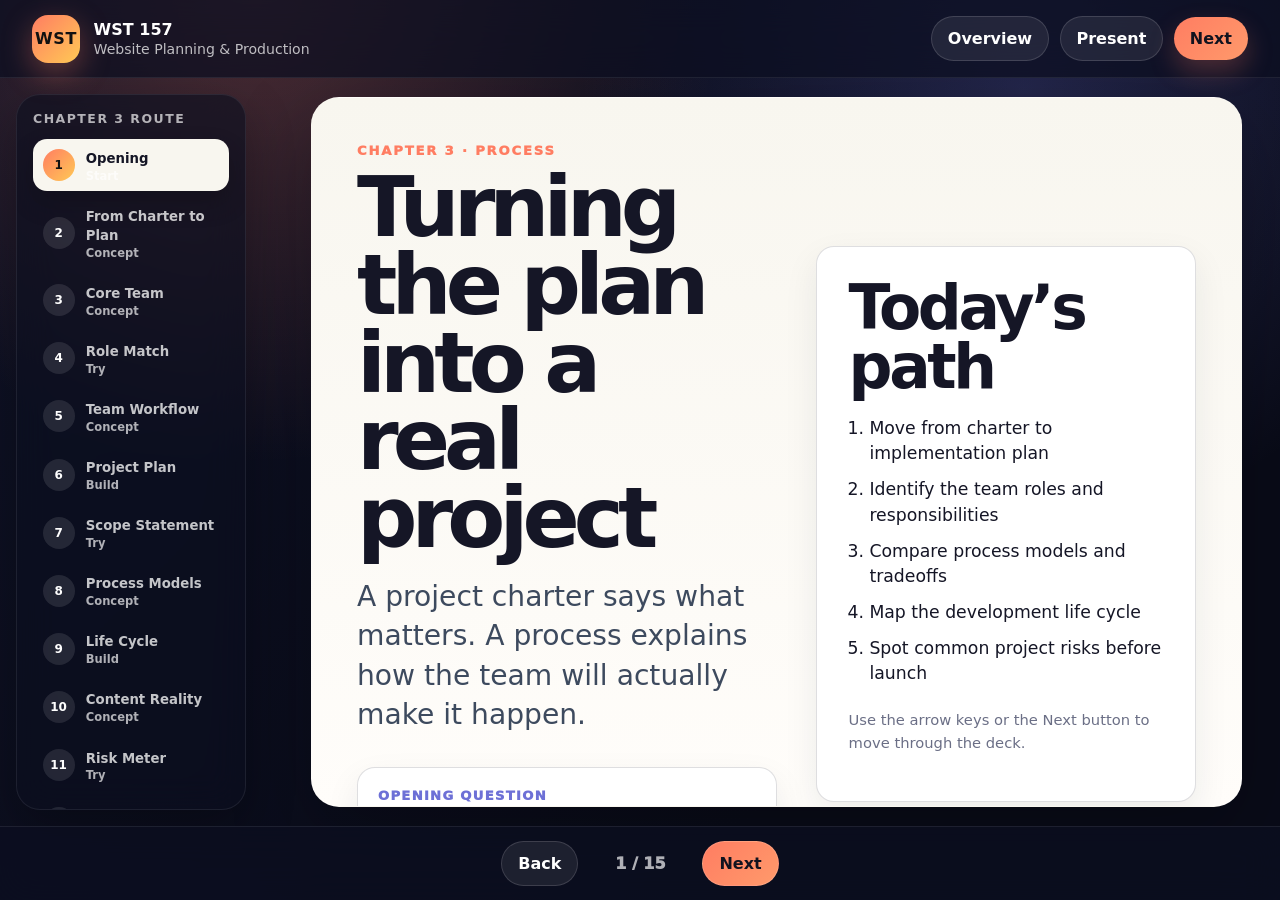
<file: chapter3/index.html>
<!doctype html>
<html lang="en">

<head>
  <meta charset="utf-8" />
  <meta name="viewport" content="width=device-width, initial-scale=1" />
  <title>WST 157 · Chapter 3: Process</title>
  <meta name="description"
    content="Interactive class presentation for WST 157 Website Planning and Production, Chapter 3: Process." />
  <link rel="stylesheet" href="assets/css/styles.css" />
</head>

<body>
  <a class="skip-link" href="#slide-1">Skip to slides</a>

  <header class="topbar" aria-label="Presentation controls">
    <div class="brand">
      <a href="../" class="brand-mark">WST</a>
      <div>
        <strong>WST 157</strong>
        <span>Website Planning & Production</span>
      </div>
    </div>
    <nav class="top-actions" aria-label="Deck navigation">
      <button class="ghost-btn" id="overviewBtn" type="button">Overview</button>
      <button class="ghost-btn" id="presentBtn" type="button" aria-pressed="false">Present</button>
      <button class="primary-btn" id="nextTopBtn" type="button">Next</button>
    </nav>
  </header>

  <aside class="progress-panel" id="progressPanel" aria-label="Slide progress">
    <div class="progress-title">Chapter 3 Route</div>
    <ol id="slideList" class="slide-list"></ol>
  </aside>

  <main class="deck" id="deck">
    <section class="slide hero" id="slide-1" data-title="Opening" data-section="Start">
      <div class="slide-inner two-col hero-grid">
        <div>
          <p class="eyebrow">Chapter 3 · Process</p>
          <h1>Turning the plan into a real project</h1>
          <p class="lede">A project charter says what matters. A process explains how the team will actually make it
            happen.</p>
          <div class="big-question">
            <span>Opening question</span>
            <strong>Why do website projects go off track?</strong>
          </div>
        </div>
        <div class="hero-card" aria-label="Lesson route">
          <h2>Today’s path</h2>
          <ol class="route-list">
            <li>Move from charter to implementation plan</li>
            <li>Identify the team roles and responsibilities</li>
            <li>Compare process models and tradeoffs</li>
            <li>Map the development life cycle</li>
            <li>Spot common project risks before launch</li>
          </ol>
          <p class="small-note">Use the arrow keys or the Next button to move through the deck.</p>
        </div>
      </div>
    </section>

    <section class="slide" id="slide-2" data-title="From Charter to Plan" data-section="Concept">
      <div class="slide-inner">
        <p class="eyebrow">Main idea</p>
        <h2>The charter sets direction. The process turns direction into action.</h2>
        <div class="comparison-grid">
          <article>
            <h3>Project charter</h3>
            <p>Purpose, goals, audience, success indicators, strategies, and tactics.</p>
          </article>
          <article>
            <h3>Implementation plan</h3>
            <p>People, content, technology, schedule, budget, approvals, testing, and maintenance.</p>
          </article>
        </div>
        <p class="takeaway">Process protects the project from vague decisions, late content, unclear roles, and
          accidental scope creep.</p>
      </div>
    </section>

    <section class="slide" id="slide-3" data-title="Core Team" data-section="Concept">
      <div class="slide-inner">
        <p class="eyebrow">Project resources</p>
        <h2>A website needs more than one kind of skill.</h2>
        <div class="charter-grid compact-grid">
          <article><span>01</span><strong>Strategy</strong>
            <p>Purpose, goals, priorities, and value.</p>
          </article>
          <article><span>02</span><strong>Project management</strong>
            <p>Timeline, budget, scope, approvals, and coordination.</p>
          </article>
          <article><span>03</span><strong>UX + information architecture</strong>
            <p>Research, content organization, user tasks, and usability.</p>
          </article>
          <article><span>04</span><strong>Design</strong>
            <p>Visual direction, layout, interaction, and consistency.</p>
          </article>
          <article><span>05</span><strong>Technology</strong>
            <p>HTML/CSS/JS, CMS, hosting, data, security, and performance.</p>
          </article>
          <article><span>06</span><strong>Production</strong>
            <p>Pages, content entry, media, QA, publishing, and updates.</p>
          </article>
        </div>
        <p class="takeaway">On small projects, one person may wear several hats. The responsibilities still exist.</p>
      </div>
    </section>

    <section class="slide activity" id="slide-4" data-title="Role Match" data-section="Try">
      <div class="slide-inner">
        <p class="eyebrow">Try this</p>
        <h2>Who should own this decision?</h2>
        <div class="interactive-card">
          <div>
            <p class="label">Project situation</p>
            <h3 id="roleSituation">The client wants to add a members-only portal two weeks before launch.</h3>
            <p id="roleDetails">The feature was not in the original charter or timeline.</p>
          </div>
          <button class="primary-btn" id="newRoleBtn" type="button">New situation</button>
        </div>
        <div class="site-type-grid role-choice-grid" id="roleChoiceGrid" aria-label="Role choices"></div>
        <div class="result-panel" id="roleResult" aria-live="polite">Choose the role that should lead the decision.
        </div>
      </div>
    </section>

    <section class="slide" id="slide-5" data-title="Team Workflow" data-section="Concept">
      <div class="slide-inner">
        <p class="eyebrow">Collaboration</p>
        <h2>“Throw it over the wall” creates avoidable problems.</h2>
        <div class="split-card">
          <article>
            <h3>Disconnected workflow</h3>
            <ul>
              <li>Strategy finishes, then disappears</li>
              <li>Design happens without content</li>
              <li>Developers receive late surprises</li>
              <li>Testing happens after decisions feel final</li>
            </ul>
          </article>
          <article>
            <h3>Cross-disciplinary workflow</h3>
            <ul>
              <li>Research, content, design, and tech talk early</li>
              <li>Risks surface before build</li>
              <li>Design uses real content and constraints</li>
              <li>Testing improves the project while changes are still possible</li>
            </ul>
          </article>
        </div>
        <p class="takeaway">Better process does not remove conflict. It makes conflict visible early enough to solve.
        </p>
      </div>
    </section>

    <section class="slide activity" id="slide-6" data-title="Project Plan" data-section="Build">
      <div class="slide-inner wide">
        <p class="eyebrow">Build the plan</p>
        <h2>What belongs in the project implementation plan?</h2>
        <p class="lede small">Select the items that should be clear before budget and deadlines become fixed.</p>
        <div class="choice-toolbar">
          <button class="ghost-btn" id="resetPlanBtn" type="button">Reset</button>
          <span id="planCount">0 / 8 selected</span>
        </div>
        <div class="feature-grid" id="planGrid" aria-label="Project plan choices"></div>
        <div class="result-panel" id="planResult" aria-live="polite">Choose the project plan items.</div>
      </div>
    </section>

    <section class="slide activity" id="slide-7" data-title="Scope Statement" data-section="Try">
      <div class="slide-inner wide">
        <p class="eyebrow">Scope control</p>
        <h2>A strong scope says what the site is and what it is not.</h2>
        <div class="charter-builder scope-builder">
          <form id="scopeForm" class="charter-form">
            <div class="scope-actions">
              <button class="ghost-btn" id="fillScopeExampleBtn" type="button">Auto-fill Example</button>
              <span id="scopeExampleLabel" aria-live="polite">Examples: Night Market, Subscription Rental, Health
                Clinic</span>
            </div>
            <label>Project name <input name="project" placeholder="Example: Campus Night Market" /></label>
            <label>The site is... <textarea name="is"
                placeholder="A promotional website with event details, vendor lineup, schedule, RSVP, and FAQ."></textarea></label>
            <label>The site is not... <textarea name="isnot"
                placeholder="A vendor dashboard, payment platform, mobile app, or real-time event management system."></textarea></label>
            <label>Launch must-haves <textarea name="must"
                placeholder="Date/time, location, RSVP, schedule, vendor cards, mobile-friendly page."></textarea></label>
            <label>Future ideas <textarea name="future"
                placeholder="Interactive map, user accounts, live updates, ticket payment, vendor portal."></textarea></label>
          </form>
          <aside class="charter-preview" aria-label="Scope preview">
            <div class="preview-header">
              <h3>Scope preview</h3>
              <div class="mini-actions">
                <button class="ghost-btn" id="copyScopeBtn" type="button">Copy</button>
                <button class="ghost-btn" id="downloadScopeBtn" type="button">Download</button>
              </div>
            </div>
            <pre id="scopePreview">Start filling in the scope statement to build a preview.</pre>
          </aside>
        </div>
      </div>
    </section>

    <section class="slide" id="slide-8" data-title="Process Models" data-section="Concept">
      <div class="slide-inner">
        <p class="eyebrow">Project management</p>
        <h2>Different processes fit different projects.</h2>
        <div class="site-type-grid process-model-grid">
          <button class="type-card active" data-model="waterfall" type="button">Waterfall</button>
          <button class="type-card" data-model="agile" type="button">Agile</button>
          <button class="type-card" data-model="hybrid" type="button">Hybrid</button>
          <button class="type-card" data-model="lean" type="button">Lean UX</button>
        </div>
        <div class="type-output" id="modelOutput" aria-live="polite"></div>
      </div>
    </section>

    <section class="slide activity" id="slide-9" data-title="Life Cycle" data-section="Build">
      <div class="slide-inner wide">
        <p class="eyebrow">Development life cycle</p>
        <h2>Put the project stages in a useful order.</h2>
        <p class="lede small">Click stages to build a sequence. The goal is not memorization; it is seeing why pages
          should not be built too early.</p>
        <div class="choice-toolbar">
          <button class="ghost-btn" id="resetCycleBtn" type="button">Reset</button>
          <span id="cycleCount">0 / 7 stages</span>
        </div>
        <div class="feature-grid" id="cycleGrid" aria-label="Development life cycle stages"></div>
        <div class="timeline-builder" id="cycleOutput" aria-live="polite">Choose the first stage.</div>
      </div>
    </section>

    <section class="slide" id="slide-10" data-title="Content Reality" data-section="Concept">
      <div class="slide-inner two-col">
        <div>
          <p class="eyebrow">Content development</p>
          <h2>The site cannot be finished if the content is imaginary.</h2>
          <p class="lede">Real content exposes real problems: missing pages, unclear labels, weak copy, image needs,
            legal issues, and maintenance responsibilities.</p>
        </div>
        <div class="hero-card warning-card">
          <h3>The lorem ipsum trap</h3>
          <p>A layout can look “done” with fake text. The project is not done until real content fits the structure,
            voice, and user task.</p>
          <p class="small-note">Content production should begin early and continue through testing and launch.</p>
        </div>
      </div>
    </section>

    <section class="slide activity" id="slide-11" data-title="Risk Meter" data-section="Try">
      <div class="slide-inner">
        <p class="eyebrow">Budget and timeline</p>
        <h2>Small hidden costs can become large project risks.</h2>
        <div class="slider-card">
          <label for="riskSlider">How much has the project planned for accessibility, security, support, content, and
            maintenance?</label>
          <input type="range" id="riskSlider" min="1" max="5" value="2" />
          <div class="scope-output" id="riskOutput">
            <strong>High risk</strong>
            <span>The project may look cheaper than it really is because important work is missing from the plan.</span>
          </div>
        </div>
        <div class="question-grid">
          <article><strong>Accessibility</strong><span>Can people with different abilities use it?</span></article>
          <article><strong>Security</strong><span>What data or systems need protection?</span></article>
          <article><strong>Support</strong><span>Who fixes problems after launch?</span></article>
          <article><strong>Maintenance</strong><span>Who keeps content fresh and accurate?</span></article>
        </div>
      </div>
    </section>

    <section class="slide" id="slide-12" data-title="Construction" data-section="Concept">
      <div class="slide-inner">
        <p class="eyebrow">Site construction</p>
        <h2>Building pages is one of the last major stages, not the first.</h2>
        <div class="process-strip" role="list" aria-label="What should be ready before construction">
          <div role="listitem">
            <span class="step-number">1</span>
            <h3>Architecture</h3>
            <p>The pages, labels, and navigation structure are understood.</p>
          </div>
          <div role="listitem">
            <span class="step-number">2</span>
            <h3>Content</h3>
            <p>Text, images, media, and data needs are known.</p>
          </div>
          <div role="listitem">
            <span class="step-number">3</span>
            <h3>Design system</h3>
            <p>Templates, layout patterns, and interface behavior are ready to apply.</p>
          </div>
        </div>
        <p class="takeaway">Rushing into page construction creates rework. Good process turns building into assembly,
          testing, and refinement.</p>
      </div>
    </section>

    <section class="slide activity" id="slide-13" data-title="Mishap Fixer" data-section="Try">
      <div class="slide-inner wide">
        <p class="eyebrow">Common project mishaps</p>
        <h2>What would reduce this risk?</h2>
        <div class="interactive-card">
          <div>
            <p class="label">Mishap</p>
            <h3 id="mishapText">The team builds ten pages before anyone has approved the navigation.</h3>
            <p id="mishapHint">The problem is not effort. The problem is the order of work.</p>
          </div>
          <button class="primary-btn" id="newMishapBtn" type="button">New mishap</button>
        </div>
        <div class="site-type-grid mishap-choice-grid" id="mishapChoiceGrid" aria-label="Mishap fixes"></div>
        <div class="result-panel" id="mishapResult" aria-live="polite">Choose the best fix.</div>
      </div>
    </section>

    <section class="slide activity" id="slide-14" data-title="Checkpoint" data-section="Review">
      <div class="slide-inner">
        <p class="eyebrow">Checkpoint</p>
        <h2>Quick review</h2>
        <div class="quiz-card" id="quizCard">
          <p class="quiz-question" id="quizQuestion">What does the project implementation plan add to the charter?</p>
          <div class="quiz-options" id="quizOptions"></div>
          <div class="quizFeedback" id="quizFeedback" aria-live="polite"></div>
          <button class="primary-btn" id="nextQuizBtn" type="button">Next question</button>
        </div>
      </div>
    </section>

    <section class="slide" id="slide-15" data-title="Wrap" data-section="End">
      <div class="slide-inner two-col">
        <div>
          <p class="eyebrow">Takeaway</p>
          <h2>Process is how a website survives real-world complexity.</h2>
          <p class="lede">A good process connects people, roles, content, technology, scope, testing, launch, and
            maintenance.</p>
        </div>
        <div class="exit-ticket">
          <h3>Exit ticket</h3>
          <p>Complete one sentence:</p>
          <blockquote>“A website process matters because ________.”</blockquote>
        </div>
      </div>
    </section>
  </main>

  <footer class="deck-controls" aria-label="Slide controls">
    <button class="ghost-btn" id="prevBtn" type="button">Back</button>
    <div class="slide-status" id="slideStatus">1 / 15</div>
    <button class="primary-btn" id="nextBtn" type="button">Next</button>
  </footer>

  <div class="overview-modal" id="overviewModal" aria-hidden="true" role="dialog" aria-label="Presentation overview">
    <div class="modal-card">
      <div class="modal-header">
        <h2>Presentation overview</h2>
        <button class="ghost-btn" id="closeOverviewBtn" type="button">Close</button>
      </div>
      <p>This deck follows Chapter 3 from project planning to construction, evaluation, and maintenance.</p>
      <div class="overview-grid" id="overviewGrid"></div>
      <p class="source-note">Source material: Web Style Guide, Chapter 3: Process by Patrick J. Lynch and Sarah Horton.
      </p>
    </div>
  </div>

  <script src="assets/js/app.js"></script>
</body>

</html>
</file>
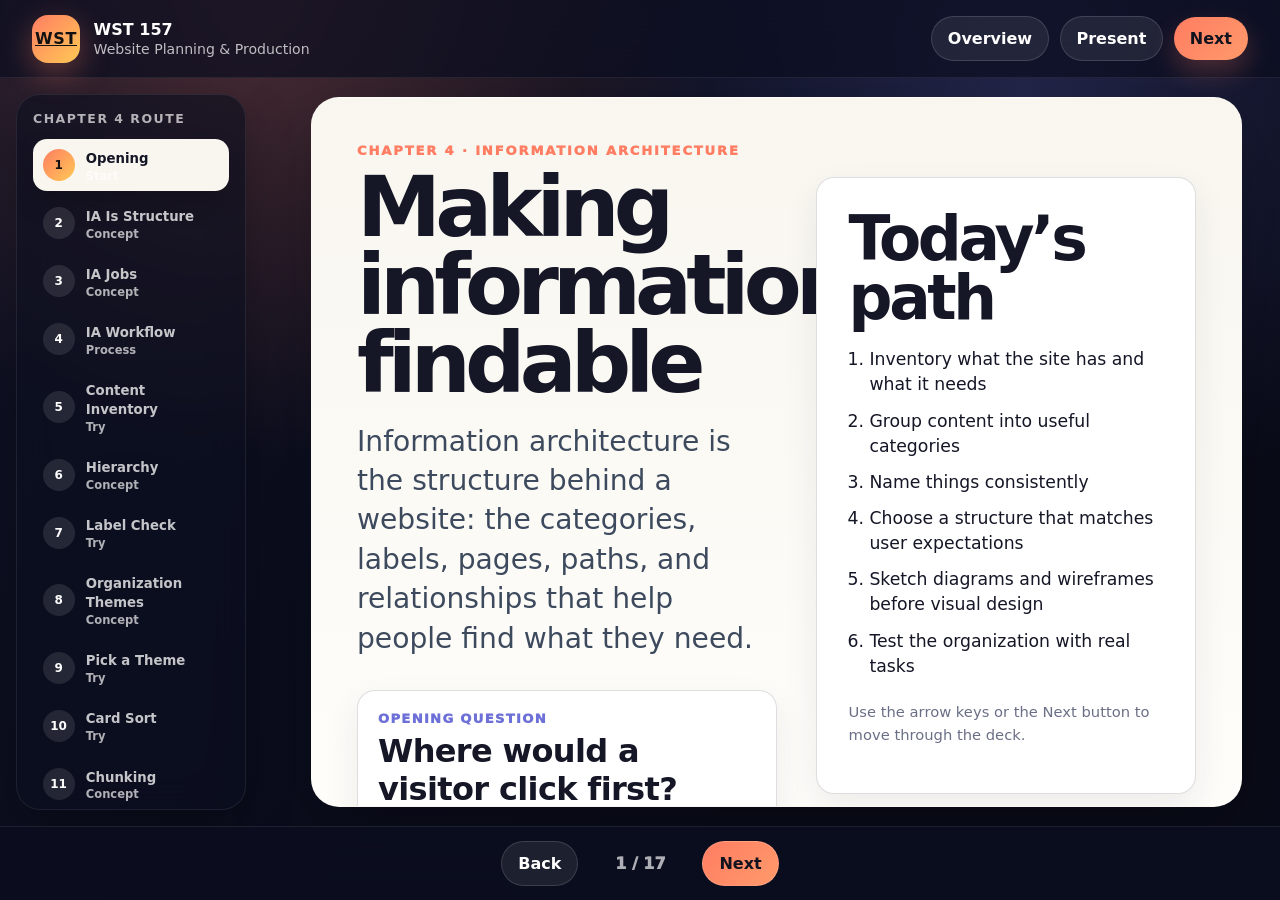
<file: chapter4/index.html>
<!doctype html>
<html lang="en">

<head>
  <meta charset="utf-8" />
  <meta name="viewport" content="width=device-width, initial-scale=1" />
  <title>WST 157 · Chapter 4: Information Architecture</title>
  <meta name="description"
    content="Interactive class presentation for WST 157 Website Planning and Production, Chapter 4: Information Architecture." />
  <link rel="stylesheet" href="assets/css/styles.css" />
</head>

<body>
  <a class="skip-link" href="#slide-1">Skip to slides</a>

  <header class="topbar" aria-label="Presentation controls">
    <div class="brand">
      <a href="../" class="brand-mark">WST</a>
      <div>
        <strong>WST 157</strong>
        <span>Website Planning &amp; Production</span>
      </div>
    </div>
    <nav class="top-actions" aria-label="Deck navigation">
      <button class="ghost-btn" id="overviewBtn" type="button">Overview</button>
      <button class="ghost-btn" id="presentBtn" type="button" aria-pressed="false">Present</button>
      <button class="primary-btn" id="nextTopBtn" type="button">Next</button>
    </nav>
  </header>

  <aside class="progress-panel" id="progressPanel" aria-label="Slide progress">
    <div class="progress-title">Chapter 4 Route</div>
    <ol id="slideList" class="slide-list"></ol>
  </aside>

  <main class="deck" id="deck">
    <section class="slide hero" id="slide-1" data-title="Opening" data-section="Start">
      <div class="slide-inner two-col hero-grid">
        <div>
          <p class="eyebrow">Chapter 4 · Information Architecture</p>
          <h1>Making information findable</h1>
          <p class="lede">Information architecture is the structure behind a website: the categories, labels, pages,
            paths, and relationships that help people find what they need.</p>
          <div class="big-question">
            <span>Opening question</span>
            <strong>Where would a visitor click first?</strong>
          </div>
        </div>
        <div class="hero-card" aria-label="Lesson route">
          <h2>Today’s path</h2>
          <ol class="route-list">
            <li>Inventory what the site has and what it needs</li>
            <li>Group content into useful categories</li>
            <li>Name things consistently</li>
            <li>Choose a structure that matches user expectations</li>
            <li>Sketch diagrams and wireframes before visual design</li>
            <li>Test the organization with real tasks</li>
          </ol>
          <p class="small-note">Use the arrow keys or the Next button to move through the deck.</p>
        </div>
      </div>
    </section>

    <section class="slide" id="slide-2" data-title="IA Is Structure" data-section="Concept">
      <div class="slide-inner">
        <p class="eyebrow">Main idea</p>
        <h2>Visual design cannot rescue confusing structure.</h2>
        <div class="statement-card">
          <p>A site can look polished and still fail if the content is hard to understand, hard to browse, or labeled in
            a way users do not expect.</p>
        </div>
        <div class="comparison-grid">
          <article>
            <h3>Surface design</h3>
            <p>Colors, type, images, spacing, motion, and visual style.</p>
          </article>
          <article>
            <h3>Information architecture</h3>
            <p>Pages, categories, labels, navigation, relationships, diagrams, metadata, and task paths.</p>
          </article>
        </div>
        <p class="takeaway">Information architecture decides how the site makes sense before it decides how the site
          looks.</p>
      </div>
    </section>

    <section class="slide" id="slide-3" data-title="IA Jobs" data-section="Concept">
      <div class="slide-inner">
        <p class="eyebrow">What IA does</p>
        <h2>Information architecture turns a pile of content into a usable system.</h2>
        <div class="charter-grid compact-grid">
          <article><span>01</span><strong>Organize</strong>
            <p>Group content into taxonomies, sections, and hierarchies.</p>
          </article>
          <article><span>02</span><strong>Label</strong>
            <p>Use consistent names so similar things are called the same thing.</p>
          </article>
          <article><span>03</span><strong>Navigate</strong>
            <p>Plan paths that help people move through the site.</p>
          </article>
          <article><span>04</span><strong>Map</strong>
            <p>Communicate the structure with outlines, diagrams, and wireframes.</p>
          </article>
          <article><span>05</span><strong>Test</strong>
            <p>Check whether the organization matches real user expectations.</p>
          </article>
          <article><span>06</span><strong>Maintain</strong>
            <p>Plan standards for content, metadata, accessibility, search, and updates.</p>
          </article>
        </div>
      </div>
    </section>

    <section class="slide" id="slide-4" data-title="IA Workflow" data-section="Process">
      <div class="slide-inner">
        <p class="eyebrow">Five-step workflow</p>
        <h2>A practical path for organizing site content.</h2>
        <div class="timeline ia-steps">
          <div><span>1</span><strong>Inventory</strong><em>What content exists? What content is missing?</em></div>
          <div><span>2</span><strong>Outline</strong><em>What are the major categories and relationships?</em></div>
          <div><span>3</span><strong>Chunk</strong><em>How can long information become modular, scannable pieces?</em>
          </div>
          <div><span>4</span><strong>Diagram</strong><em>How will the site and page structures be shown?</em></div>
          <div><span>5</span><strong>Test</strong><em>Can real users find things through the structure?</em></div>
        </div>
        <p class="takeaway">The goal is not to make a perfect first map. The goal is to make a structure that can be
          discussed, tested, and improved.</p>
      </div>
    </section>

    <section class="slide activity" id="slide-5" data-title="Content Inventory" data-section="Try">
      <div class="slide-inner wide">
        <p class="eyebrow">Try it</p>
        <h2>What action should each content item get?</h2>
        <p class="lede small">A content inventory lists what exists, what it is for, who owns it, and what should happen
          to it.</p>
        <div class="interactive-card">
          <div>
            <p class="label">Inventory item</p>
            <h3 id="inventoryTitle">Old homepage welcome paragraph</h3>
            <p id="inventoryDetails">Long, generic, and not connected to the current project goals.</p>
          </div>
          <button class="primary-btn" id="newInventoryBtn" type="button">New item</button>
        </div>
        <div class="site-type-grid inventory-choice-grid" id="inventoryChoiceGrid" aria-label="Content action choices">
        </div>
        <div class="result-panel" id="inventoryResult" aria-live="polite">Choose an inventory action.</div>
      </div>
    </section>

    <section class="slide" id="slide-6" data-title="Hierarchy" data-section="Concept">
      <div class="slide-inner two-col">
        <div>
          <p class="eyebrow">Taxonomy and hierarchy</p>
          <h2>Start broad. Then get specific.</h2>
          <p class="lede">A hierarchy helps users move from general categories to more specific pages. It also becomes
            the foundation for navigation and search.</p>
          <p class="takeaway">If the hierarchy matches the user’s mental model, the site feels easier to predict.</p>
        </div>
        <div class="diagram-card hierarchy-diagram" aria-label="Example hierarchy diagram">
          <div class="node home">Home</div>
          <div class="branch-row">
            <div class="node">Visit</div>
            <div class="node">Lineup</div>
            <div class="node">Vendors</div>
          </div>
          <div class="branch-row small-nodes">
            <div class="node">Hours</div>
            <div class="node">Parking</div>
            <div class="node">FAQ</div>
            <div class="node">Apply</div>
          </div>
        </div>
      </div>
    </section>

    <section class="slide activity" id="slide-7" data-title="Label Check" data-section="Try">
      <div class="slide-inner wide">
        <p class="eyebrow">Controlled vocabulary</p>
        <h2>One idea should not have five different names.</h2>
        <div class="split-card">
          <article>
            <h3>Confusing labels</h3>
            <ul>
              <li>Register</li>
              <li>RSVP</li>
              <li>Get Tickets</li>
              <li>Reserve Spot</li>
              <li>Sign Up</li>
            </ul>
          </article>
          <article>
            <h3>Consistent system</h3>
            <ul>
              <li>Use one main label for the main action</li>
              <li>Use supporting copy to clarify details</li>
              <li>Keep navigation, buttons, and page titles aligned</li>
              <li>Choose labels users understand, not just internal terms</li>
            </ul>
          </article>
        </div>
        <div class="interactive-card">
          <div>
            <p class="label">Label decision</p>
            <h3 id="labelScenario">A free event needs visitors to save a spot before attending.</h3>
            <p>Which label is clearest for the main call to action?</p>
          </div>
          <button class="primary-btn" id="newLabelBtn" type="button">New decision</button>
        </div>
        <div class="site-type-grid label-choice-grid" id="labelChoiceGrid" aria-label="Label choices"></div>
        <div class="result-panel" id="labelResult" aria-live="polite">Choose a label.</div>
      </div>
    </section>

    <section class="slide" id="slide-8" data-title="Organization Themes" data-section="Concept">
      <div class="slide-inner">
        <p class="eyebrow">Ways to organize information</p>
        <h2>The same content can be organized in different ways.</h2>
        <div class="question-grid hat-racks">
          <article><strong>Category</strong><span>By similarity or topic</span></article>
          <article><strong>Time</strong><span>By sequence, schedule, or timeline</span></article>
          <article><strong>Location</strong><span>By place, map, area, or region</span></article>
          <article><strong>Alphabetic</strong><span>By name, A–Z lists, dictionary, directory</span></article>
          <article><strong>Continuum</strong><span>By price, rating, size, difficulty, or score</span></article>
        </div>
        <p class="takeaway">A useful organization scheme matches how the user thinks about the task.</p>
      </div>
    </section>

    <section class="slide activity" id="slide-9" data-title="Pick a Theme" data-section="Try">
      <div class="slide-inner">
        <p class="eyebrow">Try it</p>
        <h2>Which organization theme fits the task?</h2>
        <div class="interactive-card">
          <div>
            <p class="label">User task</p>
            <h3 id="themeTask">Find the cheapest ticket option.</h3>
            <p id="themeHint">The user is comparing values.</p>
          </div>
          <button class="primary-btn" id="newThemeBtn" type="button">New task</button>
        </div>
        <div class="site-type-grid" id="themeChoiceGrid" aria-label="Organization theme choices"></div>
        <div class="result-panel" id="themeResult" aria-live="polite">Choose the best organizing theme.</div>
      </div>
    </section>

    <section class="slide activity" id="slide-10" data-title="Card Sort" data-section="Try">
      <div class="slide-inner wide">
        <p class="eyebrow">Content mapping</p>
        <h2>Card sorting tests whether categories make sense.</h2>
        <p class="lede small">Pick a card. Then choose where it belongs. Watch how a proposed navigation structure
          starts to form.</p>
        <div class="card-sort-board">
          <div class="sort-deck" aria-label="Unsorted cards">
            <h3>Cards</h3>
            <div id="sortCards" class="sort-cards"></div>
          </div>
          <div class="sort-buckets" aria-label="Category buckets" id="sortBuckets"></div>
        </div>
        <div class="result-panel" id="sortResult" aria-live="polite">Select a card, then place it in a category.</div>
        <div class="choice-toolbar">
          <span id="sortCount">0 cards placed</span>
          <button class="ghost-btn" id="resetSortBtn" type="button">Reset sort</button>
        </div>
      </div>
    </section>

    <section class="slide" id="slide-11" data-title="Chunking" data-section="Concept">
      <div class="slide-inner two-col">
        <div>
          <p class="eyebrow">Segmenting information</p>
          <h2>Most web content should be chunked for scanning.</h2>
          <p class="lede">Users often come to a website with a specific question. Headings, short sections, lists, and
            consistent patterns help them find the relevant piece faster.</p>
          <p class="takeaway">Chunking is not just shorter writing. It is content divided into useful, reusable pieces.
          </p>
        </div>
        <div class="chunk-card">
          <div class="bad-chunk">
            <h3>Unchunked</h3>
            <p>The event has many things happening and visitors should know about the food, location, parking, schedule,
              vendor rules, ticket policies, and contact information before they arrive, especially because some
              activities change depending on time and weather.</p>
          </div>
          <div class="good-chunk">
            <h3>Chunked</h3>
            <ul>
              <li><strong>When:</strong> Saturday, 6–10 PM</li>
              <li><strong>Where:</strong> Main courtyard</li>
              <li><strong>Bring:</strong> Student ID and payment card</li>
              <li><strong>Plan ahead:</strong> Parking fills quickly</li>
            </ul>
          </div>
        </div>
      </div>
    </section>

    <section class="slide activity" id="slide-12" data-title="Site Structure" data-section="Try">
      <div class="slide-inner wide">
        <p class="eyebrow">Choosing a site structure</p>
        <h2>Sequence, hierarchy, or web?</h2>
        <div class="interactive-card">
          <div>
            <p class="label">Website need</p>
            <h3 id="structureScenario">A training module should be completed from lesson 1 to lesson 6.</h3>
            <p>Which structure supports this best?</p>
          </div>
          <button class="primary-btn" id="newStructureBtn" type="button">New need</button>
        </div>
        <div class="process-strip structure-strip" id="structureChoiceGrid" aria-label="Site structure choices"></div>
        <div class="result-panel" id="structureResult" aria-live="polite">Choose a structure.</div>
      </div>
    </section>

    <section class="slide activity" id="slide-13" data-title="Site Diagram" data-section="Build">
      <div class="slide-inner wide">
        <p class="eyebrow">Presenting IA</p>
        <h2>A site diagram turns organization into a shared map.</h2>
        <div class="diagram-builder">
          <div class="charter-form diagram-form">
            <p class="small-note">Build the map one category at a time. Add as many subpages as needed for each
              category.</p>
            <label>Site name
              <input id="siteNameInput" value="Project Site" />
            </label>
            <div class="diagram-actions">
              <button class="primary-btn" id="downloadDiagramBtn" type="button">Download diagram JSON</button>
              <p class="small-note" id="diagramDownloadStatus" aria-live="polite"></p>
            </div>
            <div class="diagram-control-block">
              <p class="label">Main categories</p>
              <div class="diagram-add-row">
                <input id="categoryNameInput" placeholder="Add a main category" aria-label="New category name" />
                <button class="ghost-btn" id="addCategoryBtn" type="button">Add category</button>
              </div>
              <div class="category-tabs" id="categoryTabs" aria-label="Current categories"></div>
            </div>
            <div class="diagram-control-block">
              <p class="label">Subpages</p>
              <p class="small-note">Selected category: <strong id="selectedCategoryLabel">About</strong></p>
              <div class="diagram-add-row">
                <input id="subpageNameInput" placeholder="Add a subpage" aria-label="New subpage name" />
                <button class="ghost-btn" id="addSubpageBtn" type="button">Add subpage</button>
              </div>
              <div id="subpageList" class="subpage-list" aria-live="polite"></div>
            </div>
          </div>
          <div class="diagram-preview" aria-label="Generated site diagram">
            <h3 id="diagramTitle">Project Site</h3>
            <div id="diagramOutput" class="diagram-output"></div>
          </div>
        </div>
        <p class="small-note">Site diagrams stay focused on structure: what exists, how it connects, and where users can
          go.</p>
      </div>
    </section>

    <section class="slide" id="slide-14" data-title="Wireframes" data-section="Concept">
      <div class="slide-inner wide">
        <p class="eyebrow">Wireframes</p>
        <h2>Wireframes keep the conversation on structure, not decoration.</h2>
        <div class="wireframe-stage">
          <div class="wireframe-box" aria-label="Wireframe layout example">
            <button data-wire="identity">Logo / identity</button>
            <button data-wire="global">Global navigation</button>
            <button data-wire="title">Page title</button>
            <button data-wire="local">Local navigation</button>
            <button data-wire="content">Primary content</button>
            <button data-wire="action">Main action</button>
            <button data-wire="footer">Footer / contact</button>
          </div>
          <div class="type-output" id="wireOutput">
            <h3>Click a wireframe area</h3>
            <p>Each area has a purpose before it has a final visual style.</p>
          </div>
        </div>
        <p class="takeaway">A wireframe should answer: what goes here, why is it here, and how does it support
          navigation or content?</p>
      </div>
    </section>

    <section class="slide activity" id="slide-15" data-title="Findability Test" data-section="Test">
      <div class="slide-inner">
        <p class="eyebrow">Testing IA</p>
        <h2>Can the user predict where to go?</h2>
        <div class="interactive-card">
          <div>
            <p class="label">Task</p>
            <h3 id="pathTask">Find out whether the event allows outside food.</h3>
            <p>Choose the most likely navigation path.</p>
          </div>
          <button class="primary-btn" id="newPathBtn" type="button">New task</button>
        </div>
        <div class="site-type-grid" id="pathChoiceGrid" aria-label="Path choices"></div>
        <div class="result-panel" id="pathResult" aria-live="polite">Choose a path.</div>
      </div>
    </section>

    <section class="slide activity" id="slide-16" data-title="Checkpoint" data-section="Review">
      <div class="slide-inner">
        <p class="eyebrow">Checkpoint</p>
        <h2>Quick review</h2>
        <div class="quiz-card" id="quizCard">
          <p class="quiz-question" id="quizQuestion">What is the main purpose of a content inventory?</p>
          <div class="quiz-options" id="quizOptions"></div>
          <div class="quizFeedback" id="quizFeedback" aria-live="polite"></div>
          <button class="primary-btn" id="nextQuizBtn" type="button">Next question</button>
        </div>
      </div>
    </section>

    <section class="slide" id="slide-17" data-title="Wrap" data-section="End">
      <div class="slide-inner two-col">
        <div>
          <p class="eyebrow">Takeaway</p>
          <h2>Information architecture is how a site becomes understandable.</h2>
          <p class="lede">Good IA helps people predict where things are, understand what labels mean, and move through a
            site with confidence.</p>
        </div>
        <div class="exit-ticket">
          <h3>Exit ticket</h3>
          <p>Complete one sentence:</p>
          <blockquote>“A website is easier to use when its information is organized by ________ instead of ________.”
          </blockquote>
        </div>
      </div>
    </section>
  </main>

  <footer class="deck-controls" aria-label="Slide controls">
    <button class="ghost-btn" id="prevBtn" type="button">Back</button>
    <div class="slide-status" id="slideStatus">1 / 17</div>
    <button class="primary-btn" id="nextBtn" type="button">Next</button>
  </footer>

  <div class="overview-modal" id="overviewModal" aria-hidden="true" role="dialog" aria-label="Presentation overview">
    <div class="modal-card">
      <div class="modal-header">
        <h2>Presentation overview</h2>
        <button class="ghost-btn" id="closeOverviewBtn" type="button">Close</button>
      </div>
      <p>This deck follows Chapter 4 from content inventory to categories, labels, diagrams, wireframes, and IA testing.
      </p>
      <div class="overview-grid" id="overviewGrid"></div>
      <p class="source-note">Source material: Web Style Guide, Chapter 4: Information Architecture by Patrick J. Lynch
        and Sarah Horton.</p>
    </div>
  </div>

  <script src="assets/js/app.js"></script>
</body>

</html>
</file>
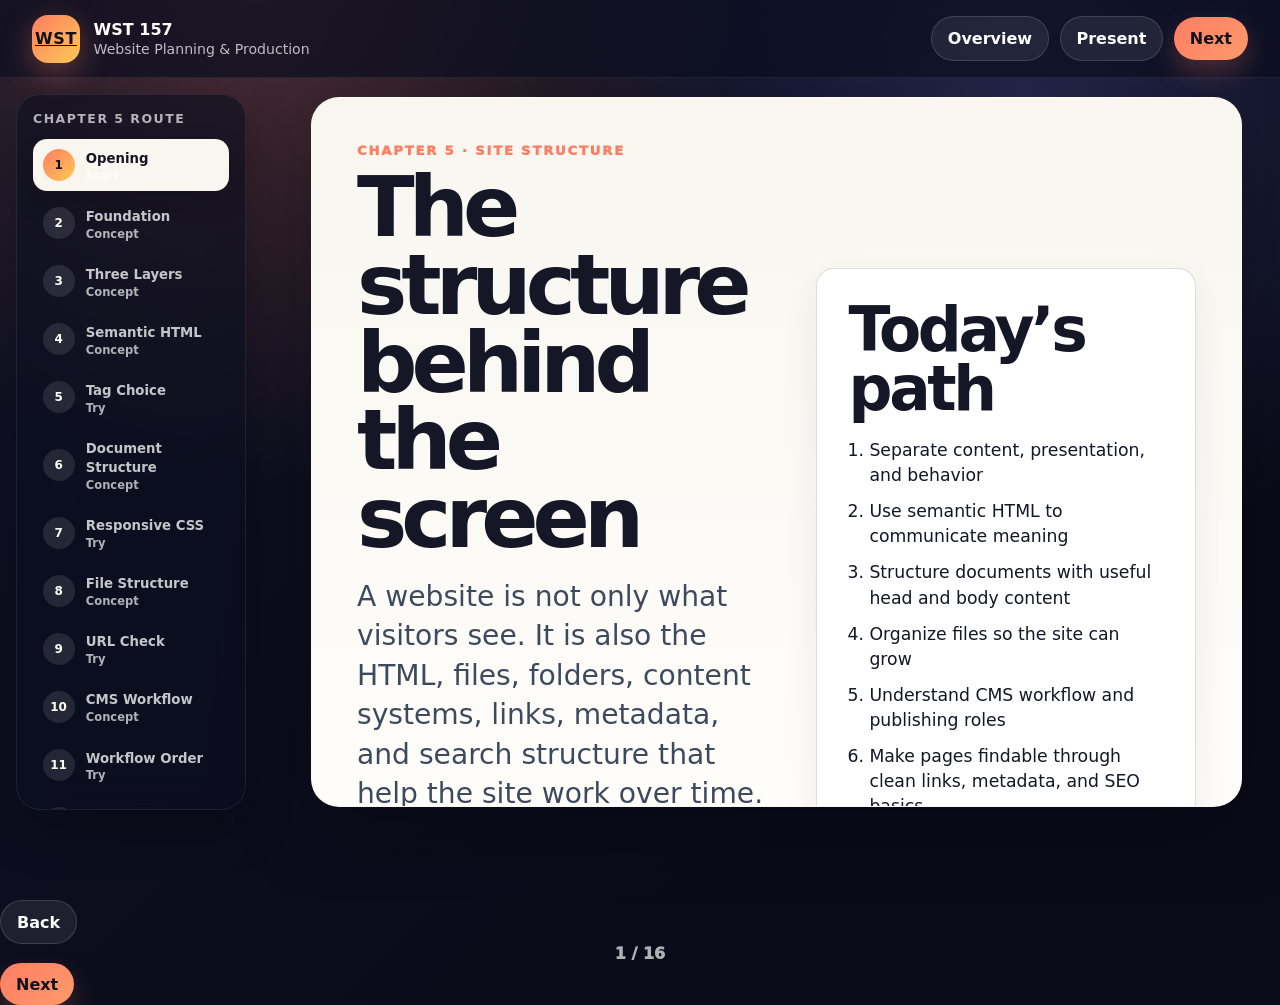
<file: chapter5/index.html>
<!doctype html>
<html lang="en">

<head>
  <meta charset="utf-8" />
  <meta name="viewport" content="width=device-width, initial-scale=1" />
  <title>WST 157 · Chapter 5: Site Structure</title>
  <meta name="description"
    content="Interactive class presentation for WST 157 Website Planning and Production, Chapter 5: Site Structure." />
  <link rel="stylesheet" href="assets/css/styles.css" />
</head>

<body>
  <a class="skip-link" href="#slide-1">Skip to slides</a>

  <header class="topbar" aria-label="Presentation controls">
    <div class="brand">
      <a href="../" class="brand-mark">WST</a>
      <div>
        <strong>WST 157</strong>
        <span>Website Planning &amp; Production</span>
      </div>
    </div>
    <nav class="top-actions" aria-label="Deck navigation">
      <button class="ghost-btn" id="overviewBtn" type="button">Overview</button>
      <button class="ghost-btn" id="presentBtn" type="button" aria-pressed="false">Present</button>
      <button class="primary-btn" id="nextTopBtn" type="button">Next</button>
    </nav>
  </header>

  <aside class="progress-panel" id="progressPanel" aria-label="Slide progress">
    <div class="progress-title">Chapter 5 Route</div>
    <ol id="slideList" class="slide-list"></ol>
  </aside>

  <main class="deck" id="deck">
    <section class="slide hero" id="slide-1" data-title="Opening" data-section="Start">
      <div class="slide-inner two-col hero-grid">
        <div>
          <p class="eyebrow">Chapter 5 · Site Structure</p>
          <h1>The structure behind the screen</h1>
          <p class="lede">A website is not only what visitors see. It is also the HTML, files, folders, content systems,
            links, metadata, and search structure that help the site work over time.</p>
          <div class="big-question">
            <span>Opening question</span>
            <strong>What makes a website “well built” even before it looks good?</strong>
          </div>
        </div>
        <div class="hero-card" aria-label="Lesson route">
          <h2>Today’s path</h2>
          <ol class="route-list">
            <li>Separate content, presentation, and behavior</li>
            <li>Use semantic HTML to communicate meaning</li>
            <li>Structure documents with useful head and body content</li>
            <li>Organize files so the site can grow</li>
            <li>Understand CMS workflow and publishing roles</li>
            <li>Make pages findable through clean links, metadata, and SEO basics</li>
          </ol>
          <p class="small-note">Use the arrow keys or the Next button to move through the deck.</p>
        </div>
      </div>
    </section>

    <section class="slide" id="slide-2" data-title="Foundation" data-section="Concept">
      <div class="slide-inner">
        <p class="eyebrow">Main idea</p>
        <h2>Site structure is the foundation under the design.</h2>
        <div class="statement-card">
          <p>Color, typography, and layout sit on top of a deeper structure. If the structure is weak, the site becomes
            harder to update, harder to search, harder to access, and harder to trust.</p>
        </div>
        <div class="foundation-grid">
          <article class="foundation-card">
            <div class="icon">H</div><strong>HTML</strong>
            <p>Gives content meaning and structure.</p>
          </article>
          <article class="foundation-card">
            <div class="icon">C</div><strong>CSS</strong>
            <p>Controls presentation across pages and devices.</p>
          </article>
          <article class="foundation-card">
            <div class="icon">J</div><strong>JavaScript</strong>
            <p>Adds interactive behavior when needed.</p>
          </article>
          <article class="foundation-card">
            <div class="icon">S</div><strong>Search</strong>
            <p>Uses links, text, markup, metadata, and reliability to find pages.</p>
          </article>
        </div>
        <p class="takeaway">A strong site is not only attractive. It is understandable to browsers, screen readers,
          search engines, editors, and future developers.</p>
      </div>
    </section>

    <section class="slide" id="slide-3" data-title="Three Layers" data-section="Concept">
      <div class="slide-inner two-col">
        <div>
          <p class="eyebrow">Separate the layers</p>
          <h2>Content, presentation, and behavior should not be tangled together.</h2>
          <p class="lede">A page is easier to maintain when each layer has a clear job. HTML describes the content. CSS
            styles it. JavaScript adds behavior.</p>
          <p class="takeaway">When the layers are separated, one change can improve many pages instead of becoming a
            one-page patch.</p>
        </div>
        <div class="layer-stack" aria-label="Site layer stack">
          <div class="layer"><code>.html</code>
            <div><strong>Content and meaning</strong>
              <p>Headings, paragraphs, lists, links, images, forms, sections.</p>
            </div>
          </div>
          <div class="layer"><code>.css</code>
            <div><strong>Presentation</strong>
              <p>Layout, color, typography, spacing, responsive rules.</p>
            </div>
          </div>
          <div class="layer"><code>.js</code>
            <div><strong>Behavior</strong>
              <p>Menus, interactions, validation, filtering, dynamic updates.</p>
            </div>
          </div>
          <div class="layer"><code>assets</code>
            <div><strong>Media and support files</strong>
              <p>Images, icons, video, documents, fonts, downloadable files.</p>
            </div>
          </div>
        </div>
      </div>
    </section>

    <section class="slide" id="slide-4" data-title="Semantic HTML" data-section="Concept">
      <div class="slide-inner wide">
        <p class="eyebrow">Semantic markup</p>
        <h2>HTML should describe what content means, not just how it looks.</h2>
        <p class="lede small">A heading marked as a heading, a list marked as a list, and a button marked as a button
          can be understood by more than the human eye.</p>
        <div class="code-compare">
          <article class="code-box bad">
            <h3>Weak structure</h3>
            <pre>&lt;div class="big-text"&gt;Event Schedule&lt;/div&gt;
&lt;div&gt;6:00 PM - Doors Open&lt;/div&gt;
&lt;div&gt;7:00 PM - Music Starts&lt;/div&gt;
&lt;div onclick="go()"&gt;RSVP&lt;/div&gt;</pre>
          </article>
          <article class="code-box good">
            <h3>Stronger structure</h3>
            <pre>&lt;h1&gt;Event Schedule&lt;/h1&gt;
&lt;ul&gt;
  &lt;li&gt;&lt;time&gt;6:00 PM&lt;/time&gt; Doors Open&lt;/li&gt;
  &lt;li&gt;&lt;time&gt;7:00 PM&lt;/time&gt; Music Starts&lt;/li&gt;
&lt;/ul&gt;
&lt;button type="button"&gt;RSVP&lt;/button&gt;</pre>
          </article>
        </div>
        <p class="takeaway">Semantic markup supports accessibility, responsive display, search visibility, and cleaner
          maintenance.</p>
      </div>
    </section>

    <section class="slide activity" id="slide-5" data-title="Tag Choice" data-section="Try">
      <div class="slide-inner wide">
        <p class="eyebrow">Try it</p>
        <h2>Which HTML element matches the content?</h2>
        <div class="interactive-card">
          <div>
            <p class="label">Content item</p>
            <h3 id="tagPrompt">The most important page title.</h3>
            <p>Choose the element that best communicates the meaning.</p>
          </div>
          <button class="primary-btn" id="newTagBtn" type="button">New item</button>
        </div>
        <div class="tag-choice-grid" id="tagChoiceGrid" aria-label="HTML tag choices"></div>
        <div class="result-panel" id="tagResult" aria-live="polite">Choose a tag.</div>
      </div>
    </section>

    <section class="slide" id="slide-6" data-title="Document Structure" data-section="Concept">
      <div class="slide-inner two-col">
        <div>
          <p class="eyebrow">Head and body</p>
          <h2>Every page needs structure that supports both humans and machines.</h2>
          <p class="lede">The <code>&lt;head&gt;</code> prepares the page: title, metadata, stylesheets, scripts, and
            responsive settings. The <code>&lt;body&gt;</code> holds the content people interact with.</p>
          <p class="takeaway">A page title, headings, landmarks, links, image descriptions, and clean structure make the
            site easier to use and easier to find.</p>
        </div>
        <div class="code-box good">
          <h3>Basic page skeleton</h3>
          <pre>&lt;!doctype html&gt;
&lt;html lang="en"&gt;
&lt;head&gt;
  &lt;meta charset="utf-8"&gt;
  &lt;meta name="viewport" content="width=device-width, initial-scale=1"&gt;
  &lt;title&gt;Vendor Lineup · Night Market&lt;/title&gt;
  &lt;meta name="description" content="Food, art, music, and student creators."&gt;
  &lt;link rel="stylesheet" href="assets/css/styles.css"&gt;
&lt;/head&gt;
&lt;body&gt;
  &lt;header&gt;...&lt;/header&gt;
  &lt;main&gt;...&lt;/main&gt;
  &lt;footer&gt;...&lt;/footer&gt;
&lt;/body&gt;
&lt;/html&gt;</pre>
        </div>
      </div>
    </section>

    <section class="slide activity" id="slide-7" data-title="Responsive CSS" data-section="Try">
      <div class="slide-inner wide">
        <p class="eyebrow">CSS structure</p>
        <h2>One shared stylesheet can adapt the same content to different screens.</h2>
        <p class="lede small">Responsive CSS changes layout without changing the meaning of the content.</p>
        <div class="viewport-demo">
          <div class="mock-actions" role="group" aria-label="Viewport choices">
            <button class="ghost-btn viewport-btn" type="button" data-size="mobile">Mobile</button>
            <button class="ghost-btn viewport-btn" type="button" data-size="tablet">Tablet</button>
            <button class="ghost-btn viewport-btn" type="button" data-size="desktop">Desktop</button>
          </div>
          <div class="viewport-frame tablet" id="viewportFrame" aria-label="Responsive layout preview">
            <div class="responsive-grid">
              <div class="responsive-block wide"><strong>Header / navigation</strong></div>
              <div class="responsive-block"><strong>Main content</strong>
                <p>Event details, vendor cards, or article text.</p>
              </div>
              <div class="responsive-block accent"><strong>Side content</strong>
                <p>Hours, tags, call to action, or related links.</p>
              </div>
              <div class="responsive-block wide"><strong>Footer</strong></div>
            </div>
          </div>
        </div>
        <p class="takeaway">Structure and responsive styling work together: the same content should remain usable when
          the layout changes.</p>
      </div>
    </section>

    <section class="slide" id="slide-8" data-title="File Structure" data-section="Concept">
      <div class="slide-inner two-col">
        <div>
          <p class="eyebrow">Files and folders</p>
          <h2>A clear file structure makes the site easier to build, move, update, and debug.</h2>
          <p class="lede">Files should live in predictable places. Names should be lowercase, descriptive, and stable.
            Important pages should have clear, readable URLs.</p>
          <p class="takeaway">A good folder system is boring in the best way: anyone on the team can understand where
            things belong.</p>
        </div>
        <div class="tree-card" aria-label="Example website folder structure">
          <div><span class="folder">site/</span></div>
          <div>├── <span class="file">index.html</span></div>
          <div>├── <span class="file">about.html</span></div>
          <div>├── <span class="file">schedule.html</span></div>
          <div>├── <span class="folder">vendors/</span></div>
          <div>│ ├── <span class="file">index.html</span></div>
          <div>│ └── <span class="file">taco-pop-up.html</span></div>
          <div>└── <span class="folder">assets/</span></div>
          <div>&nbsp;&nbsp;&nbsp;&nbsp;├── <span class="asset">css/styles.css</span></div>
          <div>&nbsp;&nbsp;&nbsp;&nbsp;├── <span class="asset">js/app.js</span></div>
          <div>&nbsp;&nbsp;&nbsp;&nbsp;└── <span class="asset">images/hero-market.jpg</span></div>
        </div>
      </div>
    </section>

    <section class="slide activity" id="slide-9" data-title="URL Check" data-section="Try">
      <div class="slide-inner wide">
        <p class="eyebrow">Friendly URLs</p>
        <h2>Readable paths help people, teams, and search engines understand the site.</h2>
        <div class="interactive-card">
          <div>
            <p class="label">Page goal</p>
            <h3 id="urlPrompt">A page showing the food vendor lineup.</h3>
            <p>Which URL is the clearest?</p>
          </div>
          <button class="primary-btn" id="newUrlBtn" type="button">New goal</button>
        </div>
        <div class="seo-choice-grid" id="urlChoiceGrid" aria-label="URL choices"></div>
        <div class="result-panel" id="urlResult" aria-live="polite">Choose a URL.</div>
      </div>
    </section>

    <section class="slide" id="slide-10" data-title="CMS Workflow" data-section="Concept">
      <div class="slide-inner">
        <p class="eyebrow">Content management systems</p>
        <h2>A CMS is not only a page builder. It is a publishing system.</h2>
        <p class="lede">A content management system can separate content from layout, manage roles, store reusable
          pieces, schedule updates, and create a workflow for writing, reviewing, approving, and publishing.</p>
        <div class="charter-grid compact-grid">
          <article><span>Role</span><strong>Writer</strong>
            <p>Creates or edits content drafts.</p>
          </article>
          <article><span>Role</span><strong>Reviewer</strong>
            <p>Checks accuracy, tone, details, and completeness.</p>
          </article>
          <article><span>Role</span><strong>Editor</strong>
            <p>Improves clarity, structure, and consistency.</p>
          </article>
          <article><span>Role</span><strong>Publisher</strong>
            <p>Approves release, scheduling, removal, and major updates.</p>
          </article>
        </div>
        <p class="takeaway">The more people involved, the more the website needs structure behind the scenes.</p>
      </div>
    </section>

    <section class="slide activity" id="slide-11" data-title="Workflow Order" data-section="Try">
      <div class="slide-inner wide">
        <p class="eyebrow">Publishing workflow</p>
        <h2>What should happen before a page goes live?</h2>
        <p class="lede small">Click the steps in a reasonable order. The goal is not one perfect workflow; the goal is
          to avoid publishing confusion.</p>
        <div class="workflow-grid" id="workflowGrid" aria-label="Workflow steps"></div>
        <div class="result-panel" id="workflowResult" aria-live="polite">Build the workflow order.</div>
        <button class="ghost-btn" id="resetWorkflowBtn" type="button">Reset workflow</button>
      </div>
    </section>

    <section class="slide" id="slide-12" data-title="SEO Structure" data-section="Concept">
      <div class="slide-inner two-col">
        <div>
          <p class="eyebrow">Search visibility</p>
          <h2>SEO starts with good structure, not tricks.</h2>
          <p class="lede">Search engines read page text, links, titles, markup, metadata, URLs, image descriptions, and
            site maps. A messy site can hide good content from search.</p>
          <p class="takeaway">Good SEO overlaps with good accessibility and good organization: clear headings,
            descriptive links, useful content, alt text, readable URLs, and working pages.</p>
        </div>
        <div class="checklist-columns">
          <article class="check-card">
            <h3>Helps findability</h3>
            <ul>
              <li>Clear page title</li>
              <li>Descriptive meta description</li>
              <li>Meaningful headings</li>
              <li>Readable URLs</li>
              <li>Linked pages and site map</li>
              <li>Alt text for meaningful images</li>
            </ul>
          </article>
          <article class="check-card">
            <h3>Hurts findability</h3>
            <ul>
              <li>Broken links</li>
              <li>Important text only inside images</li>
              <li>Generic titles</li>
              <li>Unclear link text</li>
              <li>Slow or unreliable pages</li>
              <li>Duplicate or outdated content</li>
            </ul>
          </article>
        </div>
      </div>
    </section>

    <section class="slide activity" id="slide-13" data-title="SEO Choice" data-section="Try">
      <div class="slide-inner wide">
        <p class="eyebrow">Structure audit</p>
        <h2>Which improvement would help the page most?</h2>
        <div class="interactive-card">
          <div>
            <p class="label">Page problem</p>
            <h3 id="seoPrompt">The page title says “Home” but the page is about the vendor lineup.</h3>
            <p>Choose the strongest structural fix.</p>
          </div>
          <button class="primary-btn" id="newSeoBtn" type="button">New problem</button>
        </div>
        <div class="seo-choice-grid" id="seoChoiceGrid" aria-label="SEO structure choices"></div>
        <div class="result-panel" id="seoResult" aria-live="polite">Choose a fix.</div>
      </div>
    </section>

    <section class="slide" id="slide-14" data-title="Structural Review" data-section="Apply">
      <div class="slide-inner wide">
        <p class="eyebrow">Apply it</p>
        <h2>Before a site is “finished,” check the invisible structure.</h2>
        <div class="score-board">
          <article><strong>1</strong>
            <h3>Can the content be understood without the styling?</h3>
            <p>Headings, lists, links, and page sections should still make sense.</p>
          </article>
          <article><strong>2</strong>
            <h3>Can the files be understood by someone new?</h3>
            <p>Folders, names, paths, and assets should be predictable.</p>
          </article>
          <article><strong>3</strong>
            <h3>Can the site be found, updated, and maintained?</h3>
            <p>Search, metadata, links, CMS workflow, and reliability matter after launch.</p>
          </article>
        </div>
        <div class="big-question">
          <span>Class project check</span>
          <strong>What structure decisions should be made before the first visual mockup?</strong>
        </div>
      </div>
    </section>

    <section class="slide activity" id="slide-15" data-title="Review Quiz" data-section="Review">
      <div class="slide-inner wide">
        <p class="eyebrow">Quick review</p>
        <h2>Chapter 5 check</h2>
        <div class="quiz-card">
          <h3 id="quizQuestion">Loading question…</h3>
          <div class="quiz-options" id="quizOptions" aria-label="Quiz options"></div>
          <div class="result-panel" id="quizResult" aria-live="polite">Choose an answer.</div>
          <button class="primary-btn" id="nextQuizBtn" type="button">Next question</button>
        </div>
      </div>
    </section>

    <section class="slide" id="slide-16" data-title="Exit Ticket" data-section="Close">
      <div class="slide-inner">
        <p class="eyebrow">Exit ticket</p>
        <h2>Complete the sentence.</h2>
        <div class="exit-ticket">
          <p>“A site’s structure matters because ____________________________.”</p>
          <textarea id="exitText" rows="5" placeholder="Write one sentence here..."></textarea>
          <div class="mock-actions">
            <button class="primary-btn" id="copyExitBtn" type="button">Copy response</button>
            <button class="ghost-btn" id="clearExitBtn" type="button">Clear</button>
          </div>
          <p class="small-note" id="copyNote" aria-live="polite"></p>
        </div>
      </div>
    </section>
  </main>

  <footer class="bottom-controls" aria-label="Slide controls">
    <button class="ghost-btn" id="prevBtn" type="button">Back</button>
    <div class="slide-status" id="slideStatus">1 / 16</div>
    <button class="primary-btn" id="nextBtn" type="button">Next</button>
  </footer>

  <div class="overview-modal" id="overviewModal" aria-hidden="true" role="dialog" aria-label="Slide overview">
    <div class="overview-card">
      <div class="overview-header">
        <div>
          <p class="eyebrow">Overview</p>
          <h2>Chapter 5 slides</h2>
        </div>
        <button class="ghost-btn" id="closeOverviewBtn" type="button">Close</button>
      </div>
      <div class="overview-grid" id="overviewGrid"></div>
    </div>
  </div>

  <script src="assets/js/app.js"></script>
</body>

</html>
</file>
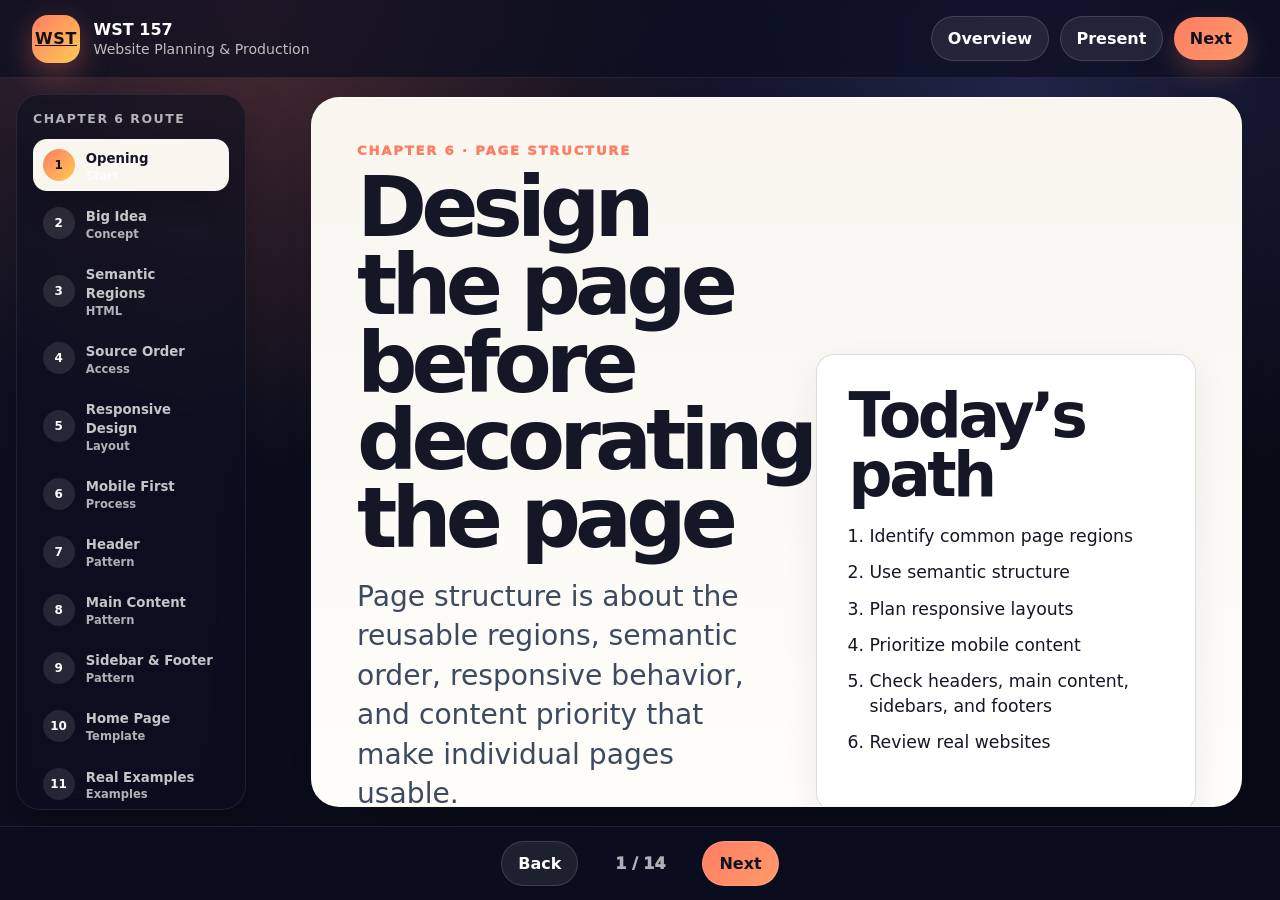
<file: chapter6/index.html>
<!doctype html>
<html lang="en">
<head><meta charset="utf-8"><meta name="viewport" content="width=device-width, initial-scale=1"><title>WST 157 · Chapter 6: Page Structure</title><link rel="stylesheet" href="assets/css/styles.css"></head>
<body><a class="skip-link" href="#slide-1">Skip to slides</a>
<header class="topbar"><div class="brand"><a href="../" class="brand-mark">WST</a><div><strong>WST 157</strong><span>Website Planning &amp; Production</span></div></div><nav class="top-actions"><button class="ghost-btn" id="overviewBtn" type="button">Overview</button><button class="ghost-btn" id="presentBtn" type="button" aria-pressed="false">Present</button><button class="primary-btn" id="nextTopBtn" type="button">Next</button></nav></header>
<aside class="progress-panel"><div class="progress-title">Chapter 6 Route</div><ol id="slideList" class="slide-list"></ol></aside>
<main class="deck" id="deck">
<section class="slide hero" id="slide-1" data-title="Opening" data-section="Start"><div class="slide-inner two-col hero-grid"><div><p class="eyebrow">Chapter 6 · Page Structure</p><h1>Design the page before decorating the page</h1><p class="lede">Page structure is about the reusable regions, semantic order, responsive behavior, and content priority that make individual pages usable.</p><div class="big-question"><span>Opening question</span><strong>What does every page need before it gets visual style?</strong></div></div><div class="hero-card"><h2>Today’s path</h2><ol class="route-list"><li>Identify common page regions</li><li>Use semantic structure</li><li>Plan responsive layouts</li><li>Prioritize mobile content</li><li>Check headers, main content, sidebars, and footers</li><li>Review real websites</li></ol></div></div></section>
<section class="slide" id="slide-2" data-title="Big Idea" data-section="Concept"><div class="slide-inner"><p class="eyebrow">Main idea</p><h2>A website is made of pages, and pages need structure.</h2><div class="statement-card"><p>Chapter 6 shifts from site maps to page templates. A template creates a consistent system: identity, navigation, main content, supporting content, and footer.</p></div><div class="comparison-grid"><article><h3>Site structure</h3><p>How pages relate to each other.</p></article><article><h3>Page structure</h3><p>How elements are arranged inside each page.</p></article></div></div></section>
<section class="slide" id="slide-3" data-title="Semantic Regions" data-section="HTML"><div class="slide-inner two-col"><div><p class="eyebrow">Semantic page regions</p><h2>Use meaningful containers, not only generic boxes.</h2><p class="lede">HTML5 supports common page areas like <code>&lt;header&gt;</code>, <code>&lt;nav&gt;</code>, <code>&lt;main&gt;</code>, <code>&lt;article&gt;</code>, <code>&lt;section&gt;</code>, <code>&lt;aside&gt;</code>, and <code>&lt;footer&gt;</code>.</p><p class="takeaway">Good structure helps browsers, screen readers, search engines, developers, and users.</p></div><div class="diagram-card hierarchy-diagram"><div class="node home">header + nav</div><div class="branch-row"><div class="node">main</div><div class="node">aside</div></div><div class="branch-row small-nodes"><div class="node">section</div><div class="node">article</div><div class="node">footer</div></div></div></div></section>
<section class="slide" id="slide-4" data-title="Source Order" data-section="Access"><div class="slide-inner"><p class="eyebrow">Source order</p><h2>The code order should still make sense without the final layout.</h2><div class="charter-grid compact-grid"><article><span>01</span><strong>Identity</strong><p>Logo or site name appears early and links home.</p></article><article><span>02</span><strong>Navigation</strong><p>Major links are discoverable and keyboard accessible.</p></article><article><span>03</span><strong>Main</strong><p>The main content is easy to reach and starts with a clear <code>h1</code>.</p></article><article><span>04</span><strong>Support</strong><p>Related links, side notes, or secondary actions do not interrupt the main task.</p></article><article><span>05</span><strong>Footer</strong><p>Housekeeping links, contact, copyright, and secondary navigation live at the end.</p></article><article><span>06</span><strong>Dates</strong><p>Important content should show publication or update context.</p></article></div></div></section>
<section class="slide" id="slide-5" data-title="Responsive Design" data-section="Layout"><div class="slide-inner two-col"><div><p class="eyebrow">Responsive design</p><h2>Do not shrink a desktop page. Re-prioritize the page.</h2><p class="lede">Responsive pages use fluid layouts, flexible media, and media queries so content adapts to the available viewport.</p><p class="takeaway">The breakpoint should come from the content, not from a random device size.</p></div><div class="split-card"><article><h3>Desktop</h3><ul><li>Expanded navigation</li><li>Multi-column layout</li><li>Optional side content</li><li>Large media</li></ul></article><article><h3>Mobile</h3><ul><li>Prioritized content</li><li>Compact navigation</li><li>Single-column stack</li><li>Performance-aware media</li></ul></article></div></div></section>
<section class="slide" id="slide-6" data-title="Mobile First" data-section="Process"><div class="slide-inner"><p class="eyebrow">Mobile-first thinking</p><h2>Start with the must-have content and build up.</h2><div class="timeline ia-steps"><div><span>1</span><strong>Core task</strong><em>What must the user do?</em></div><div><span>2</span><strong>Core content</strong><em>What must appear first?</em></div><div><span>3</span><strong>Navigation</strong><em>What is essential on small screens?</em></div><div><span>4</span><strong>Enhancement</strong><em>What can be added on larger screens?</em></div></div><p class="takeaway">This keeps the design from becoming a desktop layout squeezed into a phone.</p></div></section>
<section class="slide" id="slide-7" data-title="Header" data-section="Pattern"><div class="slide-inner"><p class="eyebrow">Page header</p><h2>The header is the site’s orientation system.</h2><div class="question-grid hat-racks"><article><strong>Identity</strong><span>Who owns this page?</span></article><article><strong>Home link</strong><span>Logo or site name returns home.</span></article><article><strong>Global nav</strong><span>Major sections stay visible.</span></article><article><strong>Search</strong><span>Useful for larger sites.</span></article><article><strong>Current state</strong><span>Shows where the user is.</span></article></div><p class="takeaway">Convention helps: users expect the logo/home link near the upper left and search often near the upper right.</p></div></section>
<section class="slide" id="slide-8" data-title="Main Content" data-section="Pattern"><div class="slide-inner two-col"><div><p class="eyebrow">Main content</p><h2>Do not bury the lead.</h2><p class="lede">Each page needs a clear visible page title, a strong opening, useful headings, and a structure that supports scanning.</p><p class="takeaway">A page title is not decoration. It confirms the user landed in the right place.</p></div><div class="hero-card"><h3>Content-area checklist</h3><ol class="route-list"><li>One clear <code>h1</code></li><li>Intro that explains purpose</li><li>Headings that preview sections</li><li>Links that tell users what happens next</li><li>Dates when currency matters</li><li>Top/back links for long pages</li></ol></div></div></section>
<section class="slide" id="slide-9" data-title="Sidebar & Footer" data-section="Pattern"><div class="slide-inner"><p class="eyebrow">Supporting regions</p><h2>Sidebars and footers should support—not distract from—the main task.</h2><div class="comparison-grid"><article><h3>Sidebar</h3><p>Useful for local navigation, related links, contact details, search, or secondary tools. Keep it consistent.</p></article><article><h3>Footer</h3><p>Useful for copyright, contact, legal links, redundant navigation, related sites, and quiet housekeeping.</p></article></div><p class="takeaway">A footer can act like a small sitemap, but it should not become a junk drawer.</p></div></section>
<section class="slide" id="slide-10" data-title="Home Page" data-section="Template"><div class="slide-inner two-col"><div><p class="eyebrow">Homepage structure</p><h2>The home page is special, but it still belongs to the system.</h2><p class="lede">The home page introduces the site, clarifies value, surfaces major paths, and directs users to important tasks.</p><p class="takeaway">Chapter 6 suggests designing internal templates first so the home page can introduce the system rather than ignore it.</p></div><div class="diagram-card hierarchy-diagram"><div class="node home">Hero / purpose</div><div class="branch-row"><div class="node">Main paths</div><div class="node">Proof</div><div class="node">Action</div></div><div class="branch-row small-nodes"><div class="node">Updates</div><div class="node">Contact</div><div class="node">Footer</div></div></div></div></section>
<section class="slide" id="slide-11" data-title="Real Examples" data-section="Examples"><div class="slide-inner wide"><p class="eyebrow">Look at real sites</p><h2>Open these and resize the browser.</h2><div class="charter-grid compact-grid"><article><span>1</span><strong>The Guardian</strong><p>Responsive news layout and navigation changes across widths.<br><a href="https://www.theguardian.com/" target="_blank" rel="noopener">theguardian.com</a></p></article><article><span>2</span><strong>GOV.UK</strong><p>Clear page titles, breadcrumbs, forms, and strong content hierarchy.<br><a href="https://www.gov.uk/" target="_blank" rel="noopener">gov.uk</a></p></article><article><span>3</span><strong>Wikipedia</strong><p>Article structure, headings, table of contents, and dense page navigation.<br><a href="https://www.wikipedia.org/" target="_blank" rel="noopener">wikipedia.org</a></p></article><article><span>4</span><strong>Apple</strong><p>Product pages with large media, responsive sections, and strong content priority.<br><a href="https://www.apple.com/iphone/" target="_blank" rel="noopener">apple.com/iphone</a></p></article><article><span>5</span><strong>Amazon</strong><p>Header conventions: search, cart, account, departments, and product content regions.<br><a href="https://www.amazon.com/" target="_blank" rel="noopener">amazon.com</a></p></article><article><span>6</span><strong>MDN</strong><p>Documentation pages with breadcrumbs, side navigation, article content, and code examples.<br><a href="https://developer.mozilla.org/" target="_blank" rel="noopener">developer.mozilla.org</a></p></article></div></div></section>
<section class="slide activity" id="slide-12" data-title="Class Activity" data-section="Try"><div class="slide-inner"><p class="eyebrow">Activity</p><h2>Audit one homepage and one interior page.</h2><div class="quiz-card"><p class="quiz-question" id="quizQuestion">Which element belongs in the main content area?</p><div class="quiz-options" id="quizOptions"></div><div class="quizFeedback" id="quizFeedback" aria-live="polite"></div><button class="primary-btn" id="nextQuizBtn" type="button">Next question</button></div></div></section>
<section class="slide" id="slide-13" data-title="Deliverable" data-section="Work"><div class="slide-inner two-col"><div><p class="eyebrow">Student deliverable</p><h2>Create a page-structure plan before visual styling.</h2><p class="lede">Students should submit a low-fidelity home page or interior page wireframe with labeled regions.</p></div><div class="exit-ticket"><h3>Must include</h3><p>Header, global navigation, main content, one supporting region, footer, mobile priority notes, and one real-site inspiration link.</p></div></div></section>
<section class="slide" id="slide-14" data-title="Wrap" data-section="End"><div class="slide-inner"><p class="eyebrow">Takeaway</p><h2>Good page structure makes the site usable before the site becomes beautiful.</h2><div class="statement-card"><p>Semantic order, responsive behavior, content priority, and repeatable templates give users the same confidence from page to page.</p></div></div></section>
</main><footer class="deck-controls"><button class="ghost-btn" id="prevBtn" type="button">Back</button><div class="slide-status" id="slideStatus">1 / 14</div><button class="primary-btn" id="nextBtn" type="button">Next</button></footer><div class="overview-modal" id="overviewModal" aria-hidden="true" role="dialog"><div class="modal-card"><div class="modal-header"><h2>Presentation overview</h2><button class="ghost-btn" id="closeOverviewBtn" type="button">Close</button></div><p>Chapter 6 moves from site structure to page templates, semantic regions, responsive layout, and real examples.</p><div class="overview-grid" id="overviewGrid"></div><p class="source-note">Source material: Web Style Guide, Chapter 6: Page Structure by Patrick J. Lynch and Sarah Horton.</p></div></div><script src="assets/js/app.js"></script></body></html>
</file>
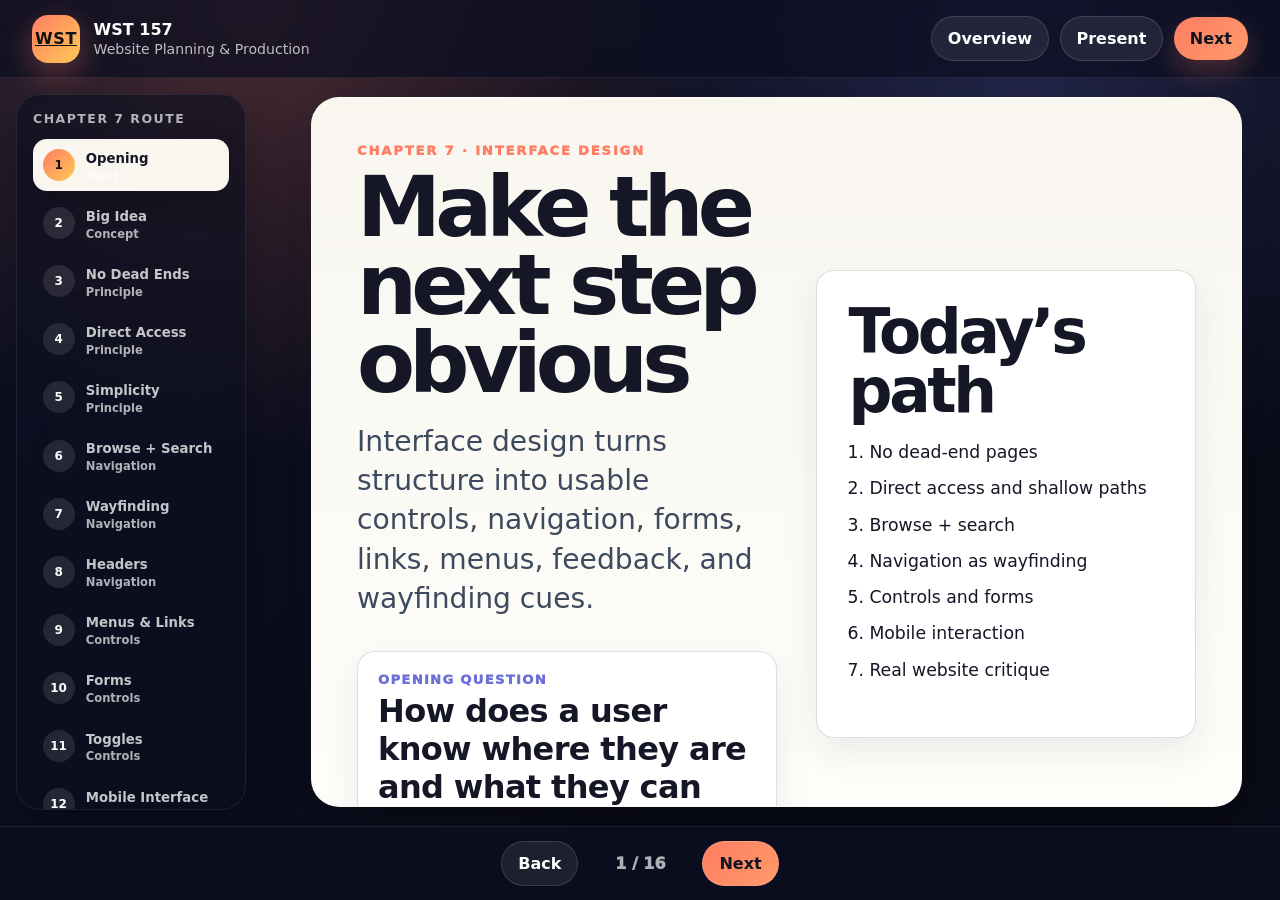
<file: chapter7/index.html>
<!doctype html>
<html lang="en">
<head><meta charset="utf-8"><meta name="viewport" content="width=device-width, initial-scale=1"><title>WST 157 · Chapter 7: Interface Design</title><link rel="stylesheet" href="assets/css/styles.css"></head>
<body><a class="skip-link" href="#slide-1">Skip to slides</a>
<header class="topbar"><div class="brand"><a href="../" class="brand-mark">WST</a><div><strong>WST 157</strong><span>Website Planning &amp; Production</span></div></div><nav class="top-actions"><button class="ghost-btn" id="overviewBtn" type="button">Overview</button><button class="ghost-btn" id="presentBtn" type="button" aria-pressed="false">Present</button><button class="primary-btn" id="nextTopBtn" type="button">Next</button></nav></header>
<aside class="progress-panel"><div class="progress-title">Chapter 7 Route</div><ol id="slideList" class="slide-list"></ol></aside>
<main class="deck" id="deck">
<section class="slide hero" id="slide-1" data-title="Opening" data-section="Start"><div class="slide-inner two-col hero-grid"><div><p class="eyebrow">Chapter 7 · Interface Design</p><h1>Make the next step obvious</h1><p class="lede">Interface design turns structure into usable controls, navigation, forms, links, menus, feedback, and wayfinding cues.</p><div class="big-question"><span>Opening question</span><strong>How does a user know where they are and what they can do?</strong></div></div><div class="hero-card"><h2>Today’s path</h2><ol class="route-list"><li>No dead-end pages</li><li>Direct access and shallow paths</li><li>Browse + search</li><li>Navigation as wayfinding</li><li>Controls and forms</li><li>Mobile interaction</li><li>Real website critique</li></ol></div></div></section>
<section class="slide" id="slide-2" data-title="Big Idea" data-section="Concept"><div class="slide-inner"><p class="eyebrow">Main idea</p><h2>The interface is the frame, not the painting.</h2><div class="statement-card"><p>Good interface design should help users move, choose, submit, search, filter, recover, and stay oriented without pulling attention away from the content.</p></div><div class="comparison-grid"><article><h3>Interface asks</h3><p>What can I click, choose, open, close, submit, or change?</p></article><article><h3>Wayfinding asks</h3><p>Where am I, where can I go, and how do I get back?</p></article></div></div></section>
<section class="slide" id="slide-3" data-title="No Dead Ends" data-section="Principle"><div class="slide-inner two-col"><div><p class="eyebrow">Principle 1</p><h2>No page should trap the user.</h2><p class="lede">Users may arrive from search, links, social media, or bookmarks. They may never see the homepage first.</p><p class="takeaway">Every page needs a way back to home and a way into the main sections of the site.</p></div><div class="diagram-card hierarchy-diagram"><div class="node home">Deep page</div><div class="branch-row"><div class="node">Home</div><div class="node">Section</div><div class="node">Search</div></div><div class="branch-row small-nodes"><div class="node">Related</div><div class="node">Contact</div><div class="node">Next step</div></div></div></div></section>
<section class="slide" id="slide-4" data-title="Direct Access" data-section="Principle"><div class="slide-inner"><p class="eyebrow">Principle 2</p><h2>Real content should not be buried behind too many menu layers.</h2><div class="timeline ia-steps"><div><span>1</span><strong>Too shallow</strong><em>Too many choices at once.</em></div><div><span>2</span><strong>Too deep</strong><em>Too many clicks before content.</em></div><div><span>3</span><strong>Balanced</strong><em>Clear categories with real content close by.</em></div></div><p class="takeaway">Menus should expose popular destinations, not just act as a transportation system.</p></div></section>
<section class="slide" id="slide-5" data-title="Simplicity" data-section="Principle"><div class="slide-inner"><p class="eyebrow">Principle 3</p><h2>Familiar usually beats clever.</h2><div class="comparison-grid"><article><h3>Risky interface</h3><p>Unusual metaphors, mystery icons, hidden navigation, inconsistent button styles, and labels users must decode.</p></article><article><h3>Usable interface</h3><p>Familiar controls, clear labels, visible states, predictable locations, and consistent patterns across the site.</p></article></div><p class="takeaway">Creativity should support the task, not become the task.</p></div></section>
<section class="slide" id="slide-6" data-title="Browse + Search" data-section="Navigation"><div class="slide-inner two-col"><div><p class="eyebrow">Navigation modes</p><h2>Users browse and search, often in the same session.</h2><p class="lede">Search helps users who know what they want. Browse navigation teaches users what the site contains and what words the site uses.</p><p class="takeaway">Search does not replace good navigation.</p></div><div class="split-card"><article><h3>Browse supports</h3><ul><li>Discoverability</li><li>Context</li><li>Major categories</li><li>Orientation</li></ul></article><article><h3>Search supports</h3><ul><li>Known-item finding</li><li>Specific queries</li><li>Large content sets</li><li>Direct access</li></ul></article></div></div></section>
<section class="slide" id="slide-7" data-title="Wayfinding" data-section="Navigation"><div class="slide-inner"><p class="eyebrow">Wayfinding</p><h2>The interface should answer: where am I?</h2><div class="question-grid hat-racks"><article><strong>Site identity</strong><span>Who owns this page?</span></article><article><strong>Page title</strong><span>What page am I on?</span></article><article><strong>Selected nav</strong><span>Which section is active?</span></article><article><strong>Breadcrumbs</strong><span>How does this page fit?</span></article><article><strong>Footer links</strong><span>Where can I recover or continue?</span></article></div><p class="takeaway">Search can drop users deep inside a site, so page-level cues matter.</p></div></section>
<section class="slide" id="slide-8" data-title="Headers" data-section="Navigation"><div class="slide-inner two-col"><div><p class="eyebrow">Navigation systems</p><h2>Headers create global wayfinding.</h2><p class="lede">A strong header usually contains site identity, a home link, major navigation, and sometimes search or account tools.</p><p class="takeaway">Navigation should reveal what the site offers, not just provide links.</p></div><div class="hero-card"><h3>Header critique checklist</h3><ol class="route-list"><li>Is the logo/name clear?</li><li>Does the logo link home?</li><li>Are major sections visible?</li><li>Is the current section indicated?</li><li>Is search easy to find?</li><li>Does the mobile version still work?</li></ol></div></div></section>
<section class="slide" id="slide-9" data-title="Menus & Links" data-section="Controls"><div class="slide-inner"><p class="eyebrow">Menus, links, and buttons</p><h2>Controls should look like what they do.</h2><div class="charter-grid compact-grid"><article><span>01</span><strong>Links</strong><p>Move to another page, document, or location.</p></article><article><span>02</span><strong>Buttons</strong><p>Trigger an action: submit, save, open, close, continue.</p></article><article><span>03</span><strong>Menus</strong><p>Show a set of available choices.</p></article><article><span>04</span><strong>Tabs</strong><p>Switch between related panels or sections.</p></article><article><span>05</span><strong>Breadcrumbs</strong><p>Show hierarchy and provide a recovery path.</p></article><article><span>06</span><strong>Pagination</strong><p>Moves through sequences or result sets.</p></article></div></div></section>
<section class="slide" id="slide-10" data-title="Forms" data-section="Controls"><div class="slide-inner two-col"><div><p class="eyebrow">Forms</p><h2>Forms are conversations with constraints.</h2><p class="lede">Use fields when users need to enter open-ended information. Use menus, checkboxes, radios, and autocomplete when the possible answers can be guided.</p><p class="takeaway">Every form should make labels, required fields, errors, and next steps obvious.</p></div><div class="split-card"><article><h3>Good form behavior</h3><ul><li>Clear labels</li><li>Useful defaults</li><li>Helpful examples</li><li>Inline errors</li><li>Visible submit action</li></ul></article><article><h3>Common problems</h3><ul><li>Placeholder-only labels</li><li>Vague errors</li><li>Too many required fields</li><li>Unclear success state</li><li>Keyboard traps</li></ul></article></div></div></section>
<section class="slide" id="slide-11" data-title="Toggles" data-section="Controls"><div class="slide-inner"><p class="eyebrow">Interactive components</p><h2>Hidden content needs visible controls and states.</h2><div class="comparison-grid"><article><h3>Useful toggles</h3><p>Accordions, FAQ panels, drawers, filters, show/hide details, and expandable outlines can simplify complex content.</p></article><article><h3>Accessibility check</h3><p>Can the control be focused, named, operated by keyboard, understood by screen readers, and visually recognized when open or closed?</p></article></div><p class="takeaway">Use native HTML controls when possible before creating custom controls.</p></div></section>
<section class="slide" id="slide-12" data-title="Mobile Interface" data-section="Mobile"><div class="slide-inner"><p class="eyebrow">Mobile interface design</p><h2>Small screens change interaction, not just layout.</h2><div class="charter-grid compact-grid"><article><span>1</span><strong>Viewport</strong><p>Users see only a small portion at a time.</p></article><article><span>2</span><strong>Touch</strong><p>Targets need room and clear feedback.</p></article><article><span>3</span><strong>Context</strong><p>Users may be distracted, moving, or on weak connections.</p></article><article><span>4</span><strong>Priority</strong><p>Important actions must not be buried.</p></article><article><span>5</span><strong>Input</strong><p>Typing is harder; simplify forms.</p></article><article><span>6</span><strong>Continuity</strong><p>Mobile users still want the full experience.</p></article></div></div></section>
<section class="slide" id="slide-13" data-title="Real Examples" data-section="Examples"><div class="slide-inner wide"><p class="eyebrow">Look at real sites</p><h2>Open these and critique the interface.</h2><div class="charter-grid compact-grid"><article><span>1</span><strong>Airbnb</strong><p>Search, filters, cards, map/list decisions, and booking flow.<br><a href="https://www.airbnb.com/" target="_blank" rel="noopener">airbnb.com</a></p></article><article><span>2</span><strong>GOV.UK</strong><p>Forms, errors, page titles, breadcrumbs, and task-focused flows.<br><a href="https://www.gov.uk/" target="_blank" rel="noopener">gov.uk</a></p></article><article><span>3</span><strong>GitHub</strong><p>Dense interface with tabs, actions, states, forms, and navigation.<br><a href="https://github.com/" target="_blank" rel="noopener">github.com</a></p></article><article><span>4</span><strong>Apple Support</strong><p>Browse plus search for help topics and product support paths.<br><a href="https://support.apple.com/" target="_blank" rel="noopener">support.apple.com</a></p></article><article><span>5</span><strong>Amazon</strong><p>Search, cart, product discovery, recommendations, and checkout entry points.<br><a href="https://www.amazon.com/" target="_blank" rel="noopener">amazon.com</a></p></article><article><span>6</span><strong>Wikipedia</strong><p>Wayfinding inside long information pages and links across topics.<br><a href="https://www.wikipedia.org/" target="_blank" rel="noopener">wikipedia.org</a></p></article></div></div></section>
<section class="slide activity" id="slide-14" data-title="Class Activity" data-section="Try"><div class="slide-inner"><p class="eyebrow">Activity</p><h2>Interface critique: find the next step.</h2><div class="statement-card"><p>Choose one real website. Start on an interior page, not the homepage. Answer: Where am I? What can I do? What is the main action? How do I recover if I am lost?</p></div><div class="quiz-card"><p class="quiz-question" id="quizQuestion">Which element belongs in the main content area?</p><div class="quiz-options" id="quizOptions"></div><div class="quizFeedback" id="quizFeedback" aria-live="polite"></div><button class="primary-btn" id="nextQuizBtn" type="button">Next question</button></div></div></section>
<section class="slide" id="slide-15" data-title="Deliverable" data-section="Work"><div class="slide-inner two-col"><div><p class="eyebrow">Student deliverable</p><h2>Create an interface checklist for your project.</h2><p class="lede">Students should identify the navigation, controls, forms, feedback states, search/browse support, and mobile interface decisions for their site.</p></div><div class="exit-ticket"><h3>Submit</h3><p>One annotated wireframe showing: header, nav, active state, main action, form/control labels, error/success feedback, footer recovery links, and mobile notes.</p></div></div></section>
<section class="slide" id="slide-16" data-title="Wrap" data-section="End"><div class="slide-inner"><p class="eyebrow">Takeaway</p><h2>Interface design helps users act with confidence.</h2><div class="statement-card"><p>A good interface makes location, options, actions, feedback, and recovery visible enough that users do not have to guess.</p></div></div></section>
</main><footer class="deck-controls"><button class="ghost-btn" id="prevBtn" type="button">Back</button><div class="slide-status" id="slideStatus">1 / 16</div><button class="primary-btn" id="nextBtn" type="button">Next</button></footer><div class="overview-modal" id="overviewModal" aria-hidden="true" role="dialog"><div class="modal-card"><div class="modal-header"><h2>Presentation overview</h2><button class="ghost-btn" id="closeOverviewBtn" type="button">Close</button></div><p>Chapter 7 covers interaction, wayfinding, navigation, search, controls, forms, and mobile interface decisions.</p><div class="overview-grid" id="overviewGrid"></div><p class="source-note">Source material: Web Style Guide, Chapter 7: Interface Design by Patrick J. Lynch and Sarah Horton.</p></div></div><script src="assets/js/app.js"></script></body></html>
</file>
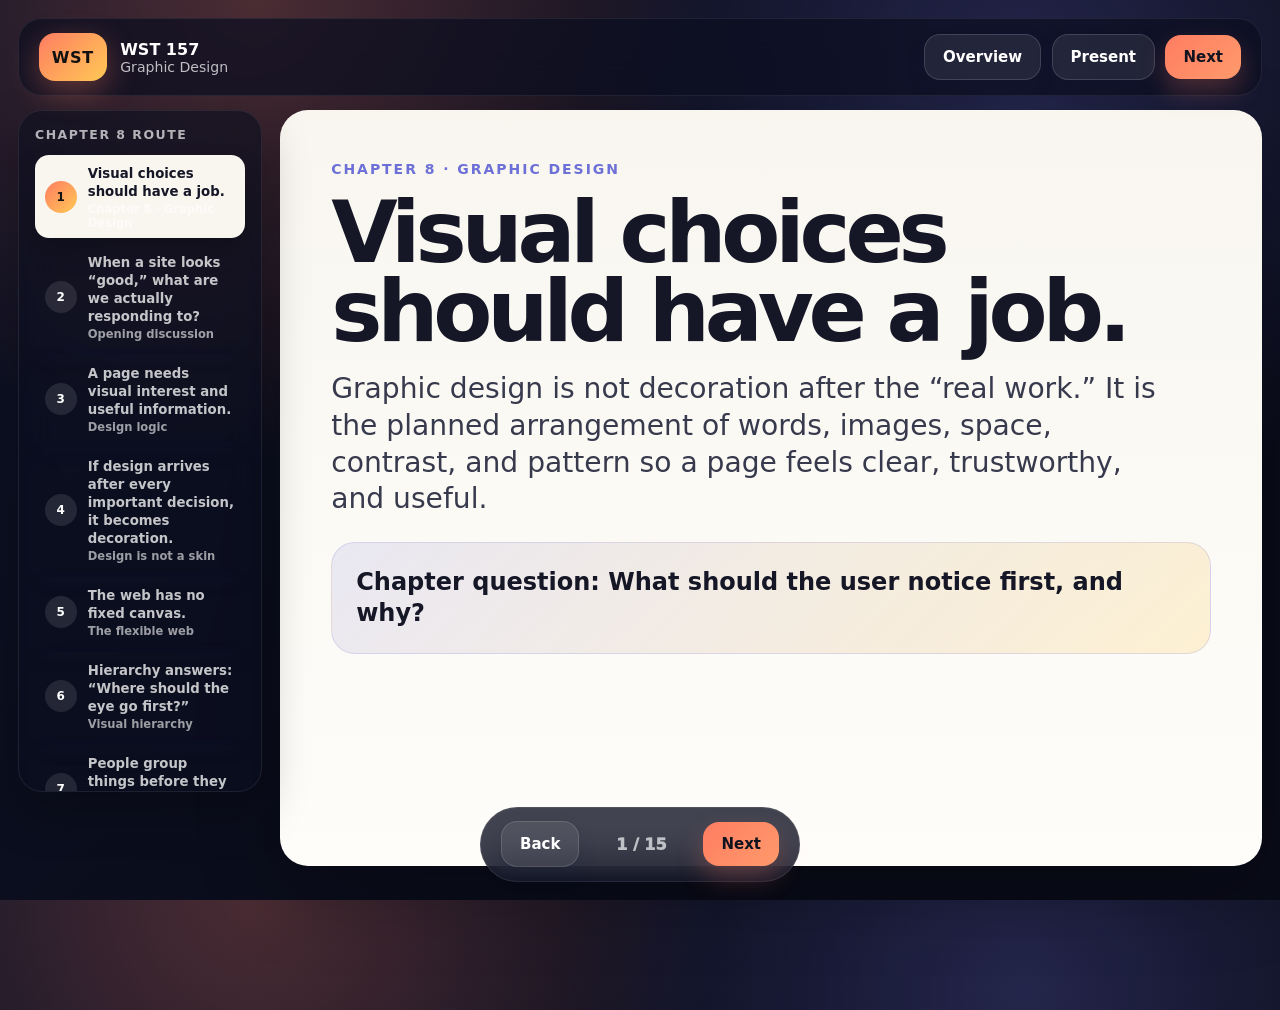
<file: chapter8/index.html>
<!doctype html>
<html lang="en">

<head>
  <meta charset="utf-8" />
  <meta name="viewport" content="width=device-width, initial-scale=1" />
  <title>WST 157 · Chapter 8: Graphic Design</title>
  <link rel="stylesheet" href="assets/css/styles.css" />
</head>

<body data-deck="wst157-ch8">
  <a class="skip-link" href="#slide-1">Skip to slides</a>
  <div class="deck-shell">
    <header class="topbar" aria-label="Presentation controls">
      <div class="brand">
        <a href="../" class="brand-mark">WST</a>
        <div>
          <strong>WST 157</strong>
          <span>Graphic Design</span>
        </div>
      </div>
      <nav class="top-actions" aria-label="Deck navigation">
        <button class="ghost-btn" id="overviewBtn" type="button">Overview</button>
        <button class="ghost-btn" id="presentBtn" type="button" aria-pressed="false">Present</button>
        <button class="primary-btn" id="nextTopBtn" type="button">Next</button>
      </nav>
    </header>

    <aside class="progress-panel" id="progressPanel" aria-label="Slide progress">
      <div class="progress-title">Chapter 8 Route</div>
      <ol id="slideList" class="slide-list"></ol>
    </aside>

    <main class="slide-area" id="deck" aria-live="polite">
      <section class="slide" id="slide-1">
        <div class="kicker">Chapter 8 · Graphic Design</div>
        <h1 class="slide-title">Visual choices should have a job.</h1>
        <p class="subtitle">Graphic design is not decoration after the “real work.” It is the planned arrangement of
          words, images, space, contrast, and pattern so a page feels clear, trustworthy, and useful.</p>
        <div class="callout">Chapter question: <strong>What should the user notice first, and why?</strong></div>
      </section>
      <section class="slide">
        <div class="kicker">Opening discussion</div>
        <h2 class="big-question">When a site looks “good,” what are we actually responding to?</h2>
        <div class="grid three" style="margin-top:30px">
          <div class="card">
            <h3>Trust</h3>
            <p>Does this feel credible, careful, current, and intentional?</p>
          </div>
          <div class="card">
            <h3>Clarity</h3>
            <p>Can the eye quickly tell what matters and what to do next?</p>
          </div>
          <div class="card">
            <h3>Mood</h3>
            <p>Does the visual tone match the message, audience, and situation?</p>
          </div>
        </div>
        <div class="callout">Aesthetic judgment happens fast. Design has to earn confidence before the user reads
          everything.</div>
      </section>
      <section class="slide">
        <div class="kicker">Design logic</div>
        <h2 class="big-question">A page needs visual interest and useful information.</h2>
        <p class="subtitle">Too plain can feel dead. Too flashy can become confusing. The design problem is finding the
          balance.</p>
        <div class="example-panel" style="margin-top:26px">
          <div class="try">Try it</div>
          <input id="balanceRange" type="range" min="10" max="90" value="50" style="width:100%" />
          <div
            style="display:flex;height:80px;margin-top:16px;border-radius:18px;overflow:hidden;border:1px solid var(--line)">
            <div id="balanceVisual"
              style="flex:50;background:linear-gradient(135deg,#6d70d6,#ff7d62,#ffc955);display:grid;place-items:center;color:white;font-weight:900">
              Visual sensation</div>
            <div id="balanceInfo" style="flex:50;background:#fff;display:grid;place-items:center;font-weight:900">
              Information</div>
          </div>
          <p id="balanceOutput" class="large-text" style="font-size:26px;margin:18px 0 0">Balanced: visual interest
            supports useful information.</p>
        </div>
      </section>
      <section class="slide">
        <div class="kicker">Design is not a skin</div>
        <h2 class="big-question">If design arrives after every important decision, it becomes decoration.</h2>
        <div class="compare">
          <div class="card bad">
            <h3>Decoration thinking</h3>
            <p>“The pages are already decided. Make it look nice.”</p>
          </div>
          <div class="card good">
            <h3>Design thinking</h3>
            <p>“What should the user understand, feel, and do on this page?”</p>
          </div>
        </div>
        <div class="list">
          <div class="item"><span class="num">1</span>
            <div><strong>Purpose</strong><span>What is this page trying to accomplish?</span></div>
          </div>
          <div class="item"><span class="num">2</span>
            <div><strong>Priority</strong><span>What deserves the strongest visual weight?</span></div>
          </div>
          <div class="item"><span class="num">3</span>
            <div><strong>Pattern</strong><span>How will repeated pieces stay consistent across the site?</span></div>
          </div>
        </div>
      </section>
      <section class="slide">
        <div class="kicker">The flexible web</div>
        <h2 class="big-question">The web has no fixed canvas.</h2>
        <p class="subtitle">A printed poster has known edges. A web page has many possible screens, settings, zoom
          levels, and contexts.</p>
        <div class="grid three" style="margin-top:28px">
          <div class="fake-browser">
            <div class="browser-top"><span class="dot"></span><span class="dot"></span><span class="dot"></span></div>
            <div class="browser-page">
              <div class="hero-mini">Phone</div>
              <div class="skeleton-line"></div>
              <div class="skeleton-line short"></div>
            </div>
          </div>
          <div class="fake-browser">
            <div class="browser-top"><span class="dot"></span><span class="dot"></span><span class="dot"></span></div>
            <div class="browser-page">
              <div class="hero-mini">Tablet</div>
              <div class="grid two">
                <div class="skeleton-line"></div>
                <div class="skeleton-line"></div>
              </div>
              <div class="skeleton-line med"></div>
            </div>
          </div>
          <div class="fake-browser">
            <div class="browser-top"><span class="dot"></span><span class="dot"></span><span class="dot"></span></div>
            <div class="browser-page">
              <div class="hero-mini">Desktop</div>
              <div class="grid three">
                <div class="skeleton-line"></div>
                <div class="skeleton-line"></div>
                <div class="skeleton-line"></div>
              </div>
              <div class="skeleton-line med"></div>
            </div>
          </div>
        </div>
        <div class="callout">Modern graphic design for the web starts with content and adapts outward.</div>
      </section>
      <section class="slide">
        <div class="kicker">Visual hierarchy</div>
        <h2 class="big-question">Hierarchy answers: “Where should the eye go first?”</h2>
        <p class="subtitle">Click the item that should be most important on an event homepage.</p>
        <div class="priority-board" data-priority-demo>
          <div class="priority-card" role="button" tabindex="0"><small>Date + Time</small>When is it happening?</div>
          <div class="priority-card" role="button" tabindex="0"><small>Main Image</small>What does the event feel like?
          </div>
          <div class="priority-card" role="button" tabindex="0" data-correct="true"><small>RSVP Button</small>What
            action should happen next?</div>
          <div class="priority-card" role="button" tabindex="0"><small>Vendor List</small>Who will be there?</div>
          <div class="priority-card" role="button" tabindex="0"><small>Location</small>Where is it?</div>
          <div class="priority-card" role="button" tabindex="0"><small>FAQ</small>What details reduce hesitation?</div>
        </div>
        <div class="feedback" data-priority-feedback></div>
        <div class="callout">A page with no hierarchy makes every item compete. A page with strong hierarchy turns
          content into a guided path.</div>
      </section>
      <section class="slide">
        <div class="kicker">Gestalt principles</div>
        <h2 class="big-question">People group things before they read every label.</h2>
        <div class="grid four" data-choice-group data-target="#gestaltText" style="margin-top:24px">
          <button class="chip-choice active" data-demo="proximity"
            data-text="Proximity: items near each other feel related. Use spacing to create groups.">Proximity</button>
          <button class="chip-choice" data-demo="similarity"
            data-text="Similarity: items that look alike feel like the same type of thing. Use repeated styles for repeated roles.">Similarity</button>
          <button class="chip-choice" data-demo="continuity"
            data-text="Continuity: the eye follows lines, paths, and repeated rhythms. Use alignment to guide scanning.">Continuity</button>
          <button class="chip-choice" data-demo="closure"
            data-text="Closure: the mind completes incomplete shapes. Use simple icons and containers carefully.">Closure</button>
        </div>
        <div class="gestalt-stage">
          <div class="gestalt-demo" id="gestaltDemo">
            <span class="shape" style="width:40px;height:40px;left:8%;top:20%"></span><span class="shape"
              style="width:40px;height:40px;left:24%;top:20%"></span><span class="shape"
              style="width:40px;height:40px;left:8%;top:58%"></span><span class="shape"
              style="width:40px;height:40px;left:24%;top:58%"></span><span class="circle"
              style="width:40px;height:40px;left:64%;top:30%;background:#ffc955"></span><span class="circle"
              style="width:40px;height:40px;left:80%;top:30%;background:#ffc955"></span><span class="circle"
              style="width:40px;height:40px;left:72%;top:60%;background:#ffc955"></span>
          </div>
          <div class="card">
            <h3>Design reading</h3>
            <p id="gestaltText">Proximity: items near each other feel related. Use spacing to create groups.</p>
          </div>
        </div>
      </section>
      <section class="slide">
        <div class="kicker">Color and contrast</div>
        <h2 class="big-question">Color should support meaning, not fight readability.</h2>
        <div class="grid three" style="margin-top:28px">
          <div class="card">
            <h3>Contrast</h3>
            <p>Text has to separate clearly from its background, especially on phones and in glare.</p>
            <div class="swatches"><span class="swatch" style="background:#fff"></span><span class="swatch"
                style="background:#11152d"></span></div>
          </div>
          <div class="card">
            <h3>Emphasis</h3>
            <p>Strong color is best saved for moments of maximum importance.</p>
            <div class="swatches"><span class="swatch" style="background:#ff7d62"></span><span class="swatch"
                style="background:#ffc955"></span></div>
          </div>
          <div class="card">
            <h3>Meaning</h3>
            <p>Do not rely on color alone. Add labels, icons, shape, or position.</p>
            <div class="tagrow"><span class="tag">Open</span><span class="tag">Closed</span><span class="tag">Sold
                Out</span></div>
          </div>
        </div>
        <div class="callout">A color choice is also a usability choice.</div>
      </section>
      <section class="slide">
        <div class="kicker">White space</div>
        <h2 class="big-question">White space is not empty. It organizes the page.</h2>
        <div class="noise-wrap">
          <div class="noise noisy">
            <h3>Everything competes</h3>
            <div class="fake-ad">SPECIAL ANNOUNCEMENT!</div>
            <p>Food vendors, performers, parking, tickets, rules, sponsors, forms, social links, maps, photos, and
              updates all appear at once.</p><button>Buy Tickets</button>
            <div class="fake-ad">FOLLOW NOW!</div>
            <p>Nothing gets enough room to feel important.</p>
          </div>
          <div class="noise">
            <h3>Clear groupings</h3>
            <p>Essential event details appear first.</p>
            <p>Related details are grouped into calm sections.</p><button>RSVP</button>
            <p>Spacing creates order and confidence.</p>
          </div>
        </div>
        <div class="callout">When everything shouts, nothing is heard.</div>
      </section>
      <section class="slide">
        <div class="kicker">Page grids</div>
        <h2 class="big-question">Grids make pages predictable without making them boring.</h2>
        <div class="type-controls">
          <button class="chip-choice active" data-grid-mode="1fr">Single column</button>
          <button class="chip-choice" data-grid-mode="1fr 1fr">Two columns</button>
          <button class="chip-choice" data-grid-mode="2fr 1fr 1fr">Feature + support</button>
        </div>
        <div id="gridDemo" class="grid-demo" style="grid-template-columns:1fr;margin-top:18px">
          <div class="module hero">Feature story / hero</div>
          <div class="module">Card</div>
          <div class="module">Card</div>
          <div class="module">Card</div>
        </div>
        <div class="callout">The grid is a structure for decision-making: what aligns, what repeats, and what gets
          special emphasis?</div>
      </section>
      <section class="slide">
        <div class="kicker">Pattern libraries</div>
        <h2 class="big-question">A site feels trustworthy when repeated parts behave consistently.</h2>
        <div class="grid three" style="margin-top:28px">
          <div class="card">
            <h3>Buttons</h3>
            <p>Primary, secondary, disabled, warning.</p>
            <div class="tagrow" style="margin-top:14px"><span class="button">Primary</span><span
                class="tag">Secondary</span></div>
          </div>
          <div class="card">
            <h3>Cards</h3>
            <p>Same structure for vendors, articles, places, products, or events.</p>
            <div class="skeleton-line"></div>
            <div class="skeleton-line short"></div>
          </div>
          <div class="card">
            <h3>Forms</h3>
            <p>Inputs, help text, errors, success messages, and spacing.</p>
            <div class="skeleton-line med"></div>
            <div class="skeleton-line"></div>
          </div>
        </div>
        <div class="callout">Consistency reduces learning time. Users should not have to re-learn the interface on every
          page.</div>
      </section>
      <section class="slide">
        <div class="kicker">Class project connection</div>
        <h2 class="big-question">Build a quick style tile.</h2>
        <p class="subtitle">A style tile is not a full design. It is a visual direction that helps the team discuss tone
          before final layouts.</p>
        <div class="style-tile" style="margin-top:26px">
          <div class="mini-ui">
            <h3>Visual tone</h3>
            <div class="tagrow"><span class="tag">Bold</span><span class="tag">Calm</span><span
                class="tag">Playful</span><span class="tag">Premium</span><span class="tag">Useful</span></div>
            <h3 style="margin-top:22px">Color sample</h3>
            <div class="swatches"><span class="swatch" style="background:#161a36"></span><span class="swatch"
                style="background:#ff7d62"></span><span class="swatch" style="background:#ffc955"></span><span
                class="swatch" style="background:#f8f6ef"></span></div>
          </div>
          <div class="mini-ui">
            <h3>Components</h3><button class="accent">Main action</button> <button class="secondary">Secondary</button>
            <div class="card" style="margin-top:18px">
              <h3>Content card</h3>
              <p>Title, short description, action.</p>
            </div>
          </div>
        </div>
      </section>
      <section class="slide">
        <div class="kicker">Critique lens</div>
        <h2 class="big-question">Graphic design critique should be more than “I like it.”</h2>
        <div class="grid three" style="margin-top:30px">
          <div class="card">
            <h3>1. Priority</h3>
            <p>What does the page make most important?</p>
          </div>
          <div class="card">
            <h3>2. Relationship</h3>
            <p>What items feel grouped, separated, repeated, or connected?</p>
          </div>
          <div class="card">
            <h3>3. Fit</h3>
            <p>Does the visual style fit the content, audience, and goal?</p>
          </div>
        </div>
        <div class="callout">Better critique: “This works because…” or “This confuses the user because…”</div>
      </section>
      <section class="slide">
        <div class="kicker">Quick review</div>
        <h2 class="big-question">Which statement best matches Chapter 8?</h2>
        <div class="quiz-options" data-quiz>
          <button>Graphic design should be added after content and structure are finished.</button>
          <button data-correct="true">Graphic design creates visual logic that helps users understand content and trust
            the site.</button>
          <button>Graphic design means making every page as visually exciting as possible.</button>
          <button>Graphic design only matters on portfolio or art websites.</button>
          <div class="feedback"></div>
        </div>
      </section>
      <section class="slide">
        <div class="kicker">Exit ticket</div>
        <h2 class="big-question">A visual choice is successful when ________.</h2>
        <div class="grid two" style="margin-top:28px">
          <div class="card">
            <h3>Strong answer</h3>
            <p>It helps the user understand what matters, where to look, and what action to take.</p>
          </div>
          <div class="card">
            <h3>Project check</h3>
            <p>Choose one page from the class project and name the first thing the user should notice.</p>
          </div>
        </div>
        <p class="source-note">Source: Web Style Guide, Chapter 8: Graphic Design.</p>
      </section>
    </main>

    <footer class="deck-controls" aria-label="Slide controls">
      <button class="ghost-btn" id="prevBtn" type="button">Back</button>
      <div class="slide-status" id="slideStatus">1 / 15</div>
      <button class="primary-btn" id="nextBtn" type="button">Next</button>
    </footer>
  </div>

  <div class="overview-modal" id="overviewModal" aria-hidden="true" role="dialog" aria-label="Presentation overview">
    <div class="modal-card">
      <div class="modal-header">
        <div>
          <p class="kicker">Overview</p>
          <h2>Presentation overview</h2>
        </div>
        <button class="ghost-btn" id="closeOverviewBtn" type="button">Close</button>
      </div>
      <div class="overview-grid" id="overviewGrid"></div>
    </div>
  </div>

  <script src="assets/js/app.js"></script>
</body>

</html>
</file>
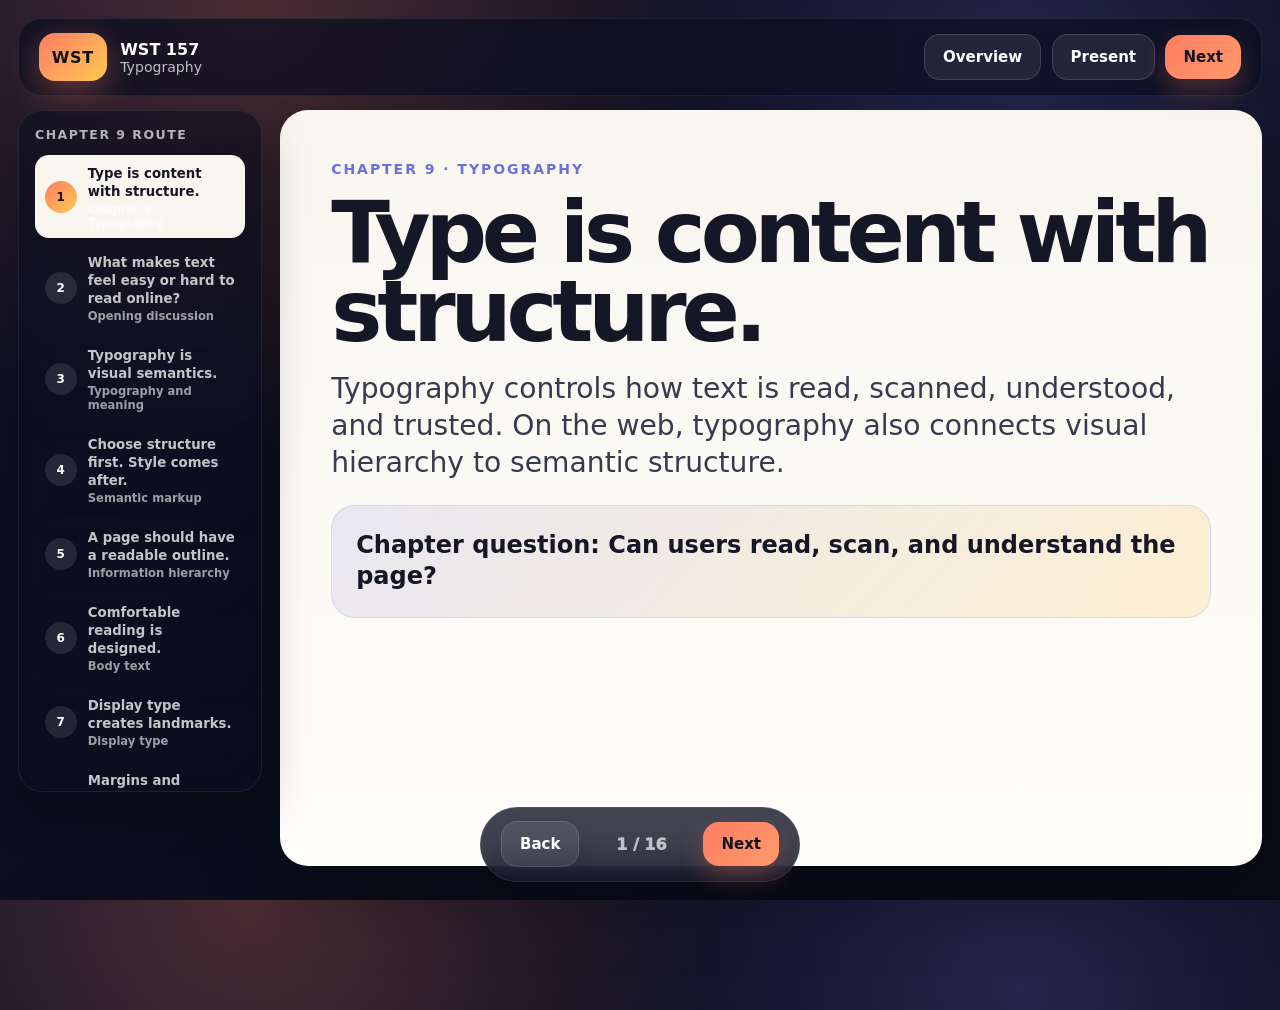
<file: chapter9/index.html>
<!doctype html>
<html lang="en">

<head>
  <meta charset="utf-8" />
  <meta name="viewport" content="width=device-width, initial-scale=1" />
  <title>WST 157 · Chapter 9: Typography</title>
  <link rel="stylesheet" href="assets/css/styles.css" />
</head>

<body data-deck="wst157-ch9">
  <a class="skip-link" href="#slide-1">Skip to slides</a>
  <div class="deck-shell">
    <header class="topbar" aria-label="Presentation controls">
      <div class="brand">
        <a href="../" class="brand-mark">WST</a>
        <div>
          <strong>WST 157</strong>
          <span>Typography</span>
        </div>
      </div>
      <nav class="top-actions" aria-label="Deck navigation">
        <button class="ghost-btn" id="overviewBtn" type="button">Overview</button>
        <button class="ghost-btn" id="presentBtn" type="button" aria-pressed="false">Present</button>
        <button class="primary-btn" id="nextTopBtn" type="button">Next</button>
      </nav>
    </header>

    <aside class="progress-panel" id="progressPanel" aria-label="Slide progress">
      <div class="progress-title">Chapter 9 Route</div>
      <ol id="slideList" class="slide-list"></ol>
    </aside>

    <main class="slide-area" id="deck" aria-live="polite">
      <section class="slide" id="slide-1">
        <div class="kicker">Chapter 9 · Typography</div>
        <h1 class="slide-title">Type is content with structure.</h1>
        <p class="subtitle">Typography controls how text is read, scanned, understood, and trusted. On the web,
          typography also connects visual hierarchy to semantic structure.</p>
        <div class="callout">Chapter question: <strong>Can users read, scan, and understand the page?</strong></div>
      </section>
      <section class="slide">
        <div class="kicker">Opening discussion</div>
        <h2 class="big-question">What makes text feel easy or hard to read online?</h2>
        <div class="grid four" style="margin-top:28px">
          <div class="card">
            <h3>Size</h3>
            <p>Can the text be read without strain?</p>
          </div>
          <div class="card">
            <h3>Spacing</h3>
            <p>Do lines and paragraphs have enough room?</p>
          </div>
          <div class="card">
            <h3>Hierarchy</h3>
            <p>Can users scan headings and sections?</p>
          </div>
          <div class="card">
            <h3>Contrast</h3>
            <p>Does text separate clearly from the background?</p>
          </div>
        </div>
      </section>
      <section class="slide">
        <div class="kicker">Typography and meaning</div>
        <h2 class="big-question">Typography is visual semantics.</h2>
        <p class="subtitle">Headings, lists, paragraphs, captions, quotes, and links are not just styles. They tell
          people and machines what the content is.</p>
        <div class="compare">
          <div class="card bad">
            <h3>Looks like a heading</h3>
            <p><strong style="font-size:28px">About the Event</strong></p>
            <p>Made large manually, but still coded like normal text.</p>
          </div>
          <div class="card good">
            <h3>Is a heading</h3>
            <div class="code-card">&lt;h2&gt;About the Event&lt;/h2&gt;</div>
            <p style="margin-top:12px">Styled visually and identified structurally.</p>
          </div>
        </div>
      </section>
      <section class="slide">
        <div class="kicker">Semantic markup</div>
        <h2 class="big-question">Choose structure first. Style comes after.</h2>
        <div class="grid two" style="margin-top:28px">
          <div class="code-card">&lt;h1&gt;The Night Market&lt;/h1&gt;
            &lt;p&gt;Food, art, music, and student creators.&lt;/p&gt;
            &lt;ul&gt;
            &lt;li&gt;Free entry&lt;/li&gt;
            &lt;li&gt;Friday, 6–10 PM&lt;/li&gt;
            &lt;/ul&gt;</div>
          <div class="card">
            <h3>Why it matters</h3>
            <p>Semantic markup makes the information hierarchy available to browsers, search engines, assistive
              technologies, and future stylesheets.</p>
          </div>
        </div>
        <div class="callout">Do not pick a heading because it “looks big.” Pick it because it is the correct level in
          the outline.</div>
      </section>
      <section class="slide">
        <div class="kicker">Information hierarchy</div>
        <h2 class="big-question">A page should have a readable outline.</h2>
        <div class="type-scale">
          <div style="font-size:52px;font-weight:900;letter-spacing:-.05em">H1 · Page topic</div>
          <div style="font-size:34px;font-weight:900">H2 · Major section</div>
          <div style="font-size:24px;font-weight:900">H3 · Subsection</div>
          <div style="font-size:18px">Paragraph · Explanation, detail, context, support.</div>
          <div style="font-size:15px;color:var(--muted)">Caption / helper text · Extra information.</div>
        </div>
        <div class="callout">Good hierarchy lets users skim before they commit to reading.</div>
      </section>
      <section class="slide">
        <div class="kicker">Body text</div>
        <h2 class="big-question">Comfortable reading is designed.</h2>
        <div class="type-controls">
          <button class="chip-choice" data-type-action="small">Tiny text</button>
          <button class="chip-choice" data-type-action="comfortable">Comfortable text</button>
          <button class="chip-choice" data-type-action="wide">Wide measure</button>
          <button class="chip-choice" data-type-action="narrow">Readable measure</button>
          <button class="chip-choice" data-type-action="tight">Tight leading</button>
          <button class="chip-choice" data-type-action="open">Open leading</button>
        </div>
        <div id="typeStage" class="typography-stage" style="max-width:700px">
          <h2>Featured Vendors</h2>
          <p>Browse food, art, music, and student-created products before arriving. Each listing should be short enough
            to scan and clear enough to help visitors decide what they want to see first.</p>
          <p>Readable type depends on size, line length, line height, contrast, and spacing around paragraphs.</p>
        </div>
      </section>
      <section class="slide">
        <div class="kicker">Display type</div>
        <h2 class="big-question">Display type creates landmarks.</h2>
        <div class="grid two" style="margin-top:28px">
          <div class="card">
            <h3>Without landmarks</h3>
            <p>Long text blocks become a wall. Users cannot quickly see sections, actions, or priority.</p>
          </div>
          <div class="card">
            <h3>With landmarks</h3>
            <p>Headlines, subheads, pull quotes, labels, and buttons create a path through the content.</p>
          </div>
        </div>
        <div class="callout">Display type should guide the scan, not compete with every other element.</div>
      </section>
      <section class="slide">
        <div class="kicker">White space and alignment</div>
        <h2 class="big-question">Margins and spacing are part of typography.</h2>
        <div class="compare">
          <div class="card bad">
            <h3 style="margin-bottom:0">Crowded</h3>
            <p style="line-height:1.05;margin-top:2px">The content feels harder to scan because the heading, paragraph,
              and buttons are packed too closely together.</p><button style="margin-top:2px">Learn More</button>
          </div>
          <div class="card good">
            <h3>Readable</h3>
            <p>The content feels calmer because spacing creates clear relationships between heading, paragraph, and
              action.</p><button>Learn More</button>
          </div>
        </div>
        <div class="callout">Spacing tells the eye what belongs together and what is separate.</div>
      </section>
      <section class="slide">
        <div class="kicker">Emphasis</div>
        <h2 class="big-question">If everything is emphasized, nothing is emphasized.</h2>
        <div class="grid four" data-choice-group data-target="#emphasisResult" style="margin-top:24px">
          <button class="chip-choice"
            data-text="Bold works well for short emphasis and headings, but loses power when used too much.">Bold</button>
          <button class="chip-choice"
            data-text="Italic works for titles, terms, and brief stress, but large italic blocks reduce readability.">Italic</button>
          <button class="chip-choice"
            data-text="Underlining usually signals a link on the web. Non-link underlines can confuse users.">Underline</button>
          <button class="chip-choice"
            data-text="All caps are hard to scan because words become similar rectangular shapes. Use sparingly.">ALL
            CAPS</button>
        </div>
        <div class="card" style="margin-top:20px">
          <h3>Emphasis rule</h3>
          <p id="emphasisResult">Choose one emphasis method and use it with restraint.</p>
        </div>
      </section>
      <section class="slide">
        <div class="kicker">Links and color</div>
        <h2 class="big-question">A link should look like something that can be clicked.</h2>
        <div class="grid two" style="margin-top:28px">
          <div class="card">
            <h3>Weak signal</h3>
            <p>Click <span style="color:#6d70d6">here</span> to see the schedule.</p>
            <p class="mini">Color alone may not be enough.</p>
          </div>
          <div class="card">
            <h3>Clear signal</h3>
            <p><a href="#" style="color:#1f55d6;text-decoration:underline;font-weight:800">View the full event
                schedule</a></p>
            <p class="mini">Meaningful link text + recognizable link styling.</p>
          </div>
        </div>
        <div class="callout">Do not use underline for decoration if users may read it as a link.</div>
      </section>
      <section class="slide">
        <div class="kicker">Responsive typography</div>
        <h2 class="big-question">Text has to survive zoom, phones, and user preferences.</h2>
        <p class="subtitle">Use flexible thinking: relative units, readable line length, scalable spacing, and layouts
          that adapt when text gets larger.</p>
        <div class="rubric">
          <div class="yes">Scales</div>
          <div class="yes">Wraps</div>
          <div class="yes">Reflows</div>
          <div class="yes">Stays readable</div>
        </div>
        <div class="callout">A design that only works at one exact size is fragile.</div>
      </section>
      <section class="slide">
        <div class="kicker">Type system</div>
        <h2 class="big-question">Create repeatable type styles.</h2>
        <div class="example-panel" style="margin-top:24px">
          <div class="try">Try it</div>
          <input id="scaleRange" type="range" min="0" max="6" value="2" style="width:100%" />
          <div id="scaleOutput" class="type-scale">
            <div data-h1 style="font-size:46px;font-weight:900;letter-spacing:-.04em">Page title</div>
            <div data-h2 style="font-size:28px;font-weight:900">Section heading</div>
            <div data-p style="font-size:18px;line-height:1.55">Body copy explains the details in readable lines.</div>
          </div>
        </div>
        <div class="callout">A type scale makes the whole site feel intentional.</div>
      </section>
      <section class="slide">
        <div class="kicker">Typeface choice</div>
        <h2 class="big-question">Fonts are chosen for context, not just personality.</h2>
        <div class="grid three" style="margin-top:28px">
          <div class="card">
            <h3>Legibility</h3>
            <p>Can people read it comfortably at the sizes where it will actually appear?</p>
          </div>
          <div class="card">
            <h3>Tone</h3>
            <p>Does the typeface fit the message: serious, playful, premium, urgent, calm?</p>
          </div>
          <div class="card">
            <h3>System</h3>
            <p>Does it work as a family of headings, body text, buttons, captions, and labels?</p>
          </div>
        </div>
        <div class="callout">A beautiful font can still be the wrong font.</div>
      </section>
      <section class="slide">
        <div class="kicker">Typography audit</div>
        <h2 class="big-question">Click a common typography problem.</h2>
        <div class="grid four" data-choice-group data-target="#auditResult" style="margin-top:24px">
          <div class="audit-card" role="button" tabindex="0"
            data-text="Problem: too many type styles. Fix: reduce the system to a few consistent roles."><strong>Too
              many styles</strong>
            <p>Every section uses a different look.</p>
          </div>
          <div class="audit-card" role="button" tabindex="0"
            data-text="Problem: weak hierarchy. Fix: make the scan path clear with size, weight, spacing, and headings.">
            <strong>Weak hierarchy</strong>
            <p>Nothing clearly leads the page.</p>
          </div>
          <div class="audit-card" role="button" tabindex="0"
            data-text="Problem: poor spacing. Fix: add line height, paragraph spacing, margins, and consistent grouping.">
            <strong>Poor spacing</strong>
            <p>Text feels crowded.</p>
          </div>
          <div class="audit-card" role="button" tabindex="0"
            data-text="Problem: fake structure. Fix: use actual heading, list, table, quote, and link markup.">
            <strong>Fake structure</strong>
            <p>Styled text pretends to be markup.</p>
          </div>
        </div>
        <div class="card" style="margin-top:20px">
          <h3>Audit result</h3>
          <p id="auditResult">Choose a problem to diagnose it.</p>
        </div>
      </section>
      <section class="slide">
        <div class="kicker">Quick review</div>
        <h2 class="big-question">Which statement best matches Chapter 9?</h2>
        <div class="quiz-options" data-quiz>
          <button>Typography is mainly about picking an attractive font.</button>
          <button>Headings should be chosen based on whichever one looks best visually.</button>
          <button data-correct="true">Typography helps create readable visual hierarchy and should be supported by
            semantic markup.</button>
          <button>All caps are the best way to make important information easier to scan.</button>
          <div class="feedback"></div>
        </div>
      </section>
      <section class="slide">
        <div class="kicker">Exit ticket</div>
        <h2 class="big-question">Typography is successful when ________.</h2>
        <div class="grid two" style="margin-top:28px">
          <div class="card">
            <h3>Strong answer</h3>
            <p>Users can read comfortably, scan the hierarchy, and understand the structure of the content.</p>
          </div>
          <div class="card">
            <h3>Project check</h3>
            <p>Choose one page from the class project and define H1, H2, body text, link, button, and caption styles.
            </p>
          </div>
        </div>
        <p class="source-note">Source: Web Style Guide, Chapter 9: Typography.</p>
      </section>
    </main>

    <footer class="deck-controls" aria-label="Slide controls">
      <button class="ghost-btn" id="prevBtn" type="button">Back</button>
      <div class="slide-status" id="slideStatus">1 / 16</div>
      <button class="primary-btn" id="nextBtn" type="button">Next</button>
    </footer>
  </div>

  <div class="overview-modal" id="overviewModal" aria-hidden="true" role="dialog" aria-label="Presentation overview">
    <div class="modal-card">
      <div class="modal-header">
        <div>
          <p class="kicker">Overview</p>
          <h2>Presentation overview</h2>
        </div>
        <button class="ghost-btn" id="closeOverviewBtn" type="button">Close</button>
      </div>
      <div class="overview-grid" id="overviewGrid"></div>
    </div>
  </div>

  <script src="assets/js/app.js"></script>
</body>

</html>
</file>
<file: chapter1/assets/css/styles.css>
:root {
  --bg: #f6f2ea;
  --paper: #fffaf2;
  --ink: #172033;
  --muted: #607086;
  --line: rgba(23, 32, 51, 0.13);
  --accent: #7357ff;
  --accent-2: #ff7a59;
  --accent-3: #16a085;
  --accent-soft: rgba(115, 87, 255, 0.12);
  --shadow: 0 24px 70px rgba(29, 28, 53, 0.16);
  --radius: 28px;
  --radius-sm: 18px;
  --topbar-h: 78px;
  --controls-h: 74px;
  font-size: 16px;
}

* {
  box-sizing: border-box;
}

html {
  scroll-behavior: smooth;
}

body {
  margin: 0;
  min-height: 100vh;
  color: var(--ink);
  font-family: Inter, ui-sans-serif, system-ui, -apple-system, BlinkMacSystemFont, "Segoe UI", sans-serif;
  background:
    radial-gradient(circle at 12% 8%, rgba(255, 122, 89, 0.16), transparent 30rem),
    radial-gradient(circle at 90% 18%, rgba(115, 87, 255, 0.16), transparent 28rem),
    linear-gradient(135deg, #fff9ef 0%, #eff5ff 55%, #f9f6ff 100%);
  overflow: hidden;
}

button,
input,
textarea {
  font: inherit;
}

button {
  cursor: pointer;
}

button:focus-visible,
a:focus-visible,
input:focus-visible,
textarea:focus-visible {
  outline: 4px solid rgba(115, 87, 255, 0.35);
  outline-offset: 3px;
}

.skip-link {
  position: absolute;
  top: -80px;
  left: 1rem;
  padding: 0.7rem 1rem;
  border-radius: 999px;
  background: var(--ink);
  color: white;
  z-index: 100;
}

.skip-link:focus {
  top: 1rem;
}

.topbar {
  position: fixed;
  inset: 0 0 auto 0;
  height: var(--topbar-h);
  display: flex;
  align-items: center;
  justify-content: space-between;
  gap: 1rem;
  padding: 1rem clamp(1rem, 3vw, 2rem);
  z-index: 20;
  background: rgba(255, 250, 242, 0.8);
  backdrop-filter: blur(18px);
  border-bottom: 1px solid var(--line);
}

.brand {
  display: flex;
  align-items: center;
  gap: 0.85rem;
}

.brand-mark {
  display: grid;
  place-items: center;
  width: 48px;
  height: 48px;
  border-radius: 16px;
  color: white;
  background: linear-gradient(145deg, var(--accent), #4338ca);
  font-weight: 900;
  letter-spacing: 0.04em;
  box-shadow: 0 14px 28px rgba(73, 56, 202, 0.28);
  text-decoration: none;
}

.brand span:last-child {
  display: block;
  color: var(--muted);
  font-size: 0.88rem;
  margin-top: 0.1rem;
}

.top-actions {
  display: flex;
  align-items: center;
  gap: 0.65rem;
}

.primary-btn,
.ghost-btn {
  border: 0;
  border-radius: 999px;
  padding: 0.72rem 1rem;
  font-weight: 800;
  transition: transform 0.15s ease, box-shadow 0.15s ease, background 0.15s ease;
}

.primary-btn {
  color: white;
  background: var(--ink);
  box-shadow: 0 12px 26px rgba(23, 32, 51, 0.22);
}

.primary-btn:hover,
.ghost-btn:hover {
  transform: translateY(-1px);
}

.ghost-btn {
  color: var(--ink);
  background: rgba(255, 255, 255, 0.7);
  border: 1px solid var(--line);
}

.progress-panel {
  position: fixed;
  top: calc(var(--topbar-h) + 1rem);
  left: 1rem;
  bottom: calc(var(--controls-h) + 1rem);
  width: 230px;
  padding: 1rem;
  z-index: 10;
  overflow: auto;
  background: rgba(255, 250, 242, 0.7);
  border: 1px solid var(--line);
  border-radius: 24px;
  backdrop-filter: blur(18px);
  box-shadow: 0 14px 40px rgba(23, 32, 51, 0.08);
}

.progress-title {
  margin-bottom: 0.8rem;
  font-size: 0.78rem;
  font-weight: 900;
  text-transform: uppercase;
  letter-spacing: 0.12em;
  color: var(--muted);
}

.slide-list {
  list-style: none;
  margin: 0;
  padding: 0;
  display: grid;
  gap: 0.35rem;
}

.slide-list button {
  width: 100%;
  display: grid;
  grid-template-columns: 2.2rem 1fr;
  align-items: center;
  gap: 0.5rem;
  text-align: left;
  border: 0;
  border-radius: 14px;
  padding: 0.55rem 0.6rem;
  color: var(--muted);
  background: transparent;
}

.slide-list button:hover {
  background: rgba(115, 87, 255, 0.08);
}

.slide-list button.active {
  color: var(--ink);
  background: white;
  box-shadow: 0 8px 20px rgba(23, 32, 51, 0.08);
}

.slide-list .num {
  display: grid;
  place-items: center;
  width: 2rem;
  height: 2rem;
  border-radius: 50%;
  background: rgba(23, 32, 51, 0.06);
  font-weight: 900;
  font-size: 0.75rem;
}

.slide-list .active .num {
  background: var(--accent);
  color: white;
}

.slide-list .name {
  font-weight: 800;
  font-size: 0.83rem;
  line-height: 1.2;
}

.slide-list .section {
  display: block;
  font-size: 0.72rem;
  color: var(--muted);
  font-weight: 700;
  margin-top: 0.12rem;
}

.deck {
  height: 100vh;
  padding-left: 260px;
  overflow: hidden;
}

.slide {
  height: 100vh;
  padding: calc(var(--topbar-h) + 1.2rem) clamp(1rem, 3vw, 3rem) calc(var(--controls-h) + 1.2rem) clamp(1rem, 4vw, 4rem);
  display: grid;
  place-items: center;
}

.slide-inner {
  width: min(1180px, 100%);
  max-height: calc(100vh - var(--topbar-h) - var(--controls-h) - 2.4rem);
  overflow: auto;
  padding: clamp(1.4rem, 3.5vw, 3rem);
  border: 1px solid rgba(255, 255, 255, 0.8);
  border-radius: var(--radius);
  background: rgba(255, 250, 242, 0.92);
  box-shadow: var(--shadow);
}

.slide-inner.wide {
  width: min(1320px, 100%);
}

.two-col {
  display: grid;
  grid-template-columns: minmax(0, 1.05fr) minmax(300px, 0.95fr);
  gap: clamp(1.2rem, 3vw, 2.5rem);
  align-items: center;
}

.hero-grid {
  min-height: 620px;
}

.eyebrow {
  margin: 0 0 0.7rem;
  color: var(--accent);
  text-transform: uppercase;
  letter-spacing: 0.14em;
  font-weight: 950;
  font-size: 0.82rem;
}

h1,
h2,
h3,
p {
  margin-top: 0;
}

h1 {
  margin-bottom: 1.2rem;
  max-width: 900px;
  font-size: clamp(3.2rem, 6.6vw, 7.8rem);
  line-height: 0.92;
  letter-spacing: -0.07em;
}

h2 {
  margin-bottom: 1.2rem;
  max-width: 1030px;
  font-size: clamp(2.35rem, 4.8vw, 5.4rem);
  line-height: 0.96;
  letter-spacing: -0.055em;
}

h3 {
  margin-bottom: 0.55rem;
  font-size: clamp(1.2rem, 2vw, 1.65rem);
  letter-spacing: -0.02em;
}

.lede {
  max-width: 860px;
  color: #3d4a5e;
  font-size: clamp(1.25rem, 2.2vw, 1.9rem);
  line-height: 1.4;
}

.lede.small {
  font-size: clamp(1rem, 1.6vw, 1.25rem);
}

.small-note,
.source-note {
  color: var(--muted);
  font-size: 0.92rem;
  line-height: 1.55;
}

.big-question,
.hero-card,
.statement-card,
.prompt-card,
.interactive-card,
.slider-card,
.quote-panel,
.exit-ticket,
.quiz-card {
  border: 1px solid var(--line);
  border-radius: var(--radius-sm);
  background: white;
  box-shadow: 0 14px 34px rgba(23, 32, 51, 0.08);
}

.big-question {
  margin-top: 2rem;
  padding: 1.25rem;
  display: grid;
  gap: 0.35rem;
  max-width: 720px;
}

.big-question span,
.prompt-card span,
.role-board span,
.charter-grid span,
.label {
  color: var(--accent-2);
  font-size: 0.82rem;
  font-weight: 950;
  letter-spacing: 0.1em;
  text-transform: uppercase;
}

.big-question strong {
  font-size: clamp(1.5rem, 2.5vw, 2.35rem);
  letter-spacing: -0.02em;
}

.hero-card {
  padding: clamp(1.4rem, 3vw, 2rem);
}

.route-list {
  margin: 1rem 0 1.4rem;
  padding-left: 1.3rem;
  display: grid;
  gap: 0.7rem;
  font-size: 1.08rem;
  line-height: 1.45;
}

.statement-card {
  padding: clamp(1.2rem, 2.5vw, 2rem);
  margin-bottom: 1.2rem;
}

.statement-card p {
  margin: 0;
  font-size: clamp(1.45rem, 2.5vw, 2.4rem);
  line-height: 1.25;
  letter-spacing: -0.025em;
}

.comparison-grid,
.split-card,
.question-grid,
.charter-builder {
  display: grid;
  grid-template-columns: repeat(2, minmax(0, 1fr));
  gap: 1rem;
}

.comparison-grid article,
.split-card article,
.question-grid article,
.feature-card,
.type-output,
.example-charter article,
.charter-grid article,
.role-board article {
  padding: 1.15rem;
  border: 1px solid var(--line);
  border-radius: var(--radius-sm);
  background: rgba(255, 255, 255, 0.78);
}

.comparison-grid article:first-child {
  background: rgba(255, 122, 89, 0.1);
}

.comparison-grid article:last-child {
  background: rgba(22, 160, 133, 0.1);
}

.comparison-grid p,
.split-card li,
.question-grid span,
.feature-card span,
.type-output p,
.example-charter p,
.charter-grid p,
.role-board strong {
  color: #344256;
  line-height: 1.5;
}

.takeaway {
  margin: 1.2rem 0 0;
  padding: 1rem 1.15rem;
  border-left: 6px solid var(--accent);
  border-radius: 14px;
  background: var(--accent-soft);
  font-weight: 850;
  color: var(--ink);
  font-size: 1.08rem;
}

.process-strip {
  display: grid;
  grid-template-columns: repeat(3, minmax(0, 1fr));
  gap: 1rem;
  counter-reset: steps;
}

.process-strip>div {
  position: relative;
  min-height: 260px;
  padding: 1.5rem;
  border-radius: 24px;
  background: white;
  border: 1px solid var(--line);
  overflow: hidden;
}

.step-number {
  display: grid;
  place-items: center;
  width: 52px;
  height: 52px;
  margin-bottom: 1.25rem;
  border-radius: 18px;
  background: var(--ink);
  color: white;
  font-weight: 950;
  font-size: 1.2rem;
}

.process-strip h3 {
  font-size: clamp(1.65rem, 3vw, 2.4rem);
}

.process-strip p {
  font-size: 1.16rem;
  color: var(--muted);
  line-height: 1.55;
}

.prompt-card {
  margin-top: 1rem;
  padding: 1rem 1.2rem;
}

.prompt-card p {
  margin: 0.35rem 0 0;
  font-size: 1.2rem;
  font-weight: 800;
}

.interactive-card {
  padding: 1.3rem;
  display: flex;
  align-items: center;
  justify-content: space-between;
  gap: 1rem;
  margin-bottom: 1rem;
}

.interactive-card h3 {
  font-size: clamp(1.45rem, 2.6vw, 2.2rem);
  margin-bottom: 0.3rem;
}

.interactive-card p:last-child {
  margin: 0;
  color: var(--muted);
  font-size: 1.1rem;
}

.question-grid {
  grid-template-columns: repeat(4, minmax(0, 1fr));
}

.question-grid article {
  min-height: 140px;
  display: flex;
  flex-direction: column;
  justify-content: space-between;
}

.question-grid strong {
  display: block;
  font-size: 1.5rem;
}

.split-card ul {
  margin: 0.5rem 0 0;
  padding-left: 1.3rem;
  display: grid;
  gap: 0.55rem;
}

.split-card article:first-child {
  background: #fff6ed;
}

.split-card article:last-child {
  background: #effbf7;
}

.choice-toolbar {
  display: flex;
  align-items: center;
  justify-content: space-between;
  gap: 1rem;
  margin: 0.7rem 0 1rem;
}

.scenario-switcher {
  display: flex;
  flex-wrap: wrap;
  gap: 0.55rem;
  margin: 0.8rem 0;
}

.scenario-chip {
  border: 1px solid var(--line);
  border-radius: 999px;
  background: rgba(255, 255, 255, 0.78);
  color: var(--ink);
  padding: 0.45rem 0.8rem;
  font-size: 0.9rem;
  font-weight: 850;
}

.scenario-chip.active {
  background: var(--ink);
  color: white;
  border-color: transparent;
}

.choice-toolbar span {
  padding: 0.55rem 0.85rem;
  border-radius: 999px;
  background: white;
  border: 1px solid var(--line);
  font-weight: 900;
  color: var(--muted);
}

.feature-grid {
  display: grid;
  grid-template-columns: repeat(3, minmax(0, 1fr));
  gap: 0.75rem;
}

.feature-card {
  text-align: left;
  transition: transform 0.15s ease, background 0.15s ease, border-color 0.15s ease;
}

.feature-card:hover {
  transform: translateY(-2px);
}

.feature-card.selected {
  background: var(--accent-soft);
  border-color: rgba(115, 87, 255, 0.45);
}

.feature-card strong {
  display: block;
  margin-bottom: 0.3rem;
  font-size: 1.05rem;
}

.feature-card span {
  display: block;
  font-size: 0.9rem;
}

.result-panel {
  margin-top: 1rem;
  padding: 1rem;
  border-radius: 16px;
  background: var(--ink);
  color: white;
  font-weight: 800;
  min-height: 54px;
}

.slider-card {
  padding: 1.4rem;
  margin: 1rem 0;
}

.slider-card label {
  display: block;
  margin-bottom: 1rem;
  font-weight: 950;
}

.slider-card input[type="range"] {
  width: 100%;
  accent-color: var(--accent);
}

.scope-output {
  display: grid;
  gap: 0.35rem;
  margin-top: 1rem;
  padding: 1rem;
  border-radius: 16px;
  background: #f4f2ff;
}

.scope-output strong {
  font-size: 1.5rem;
}

.scope-output span {
  color: var(--muted);
  line-height: 1.5;
}

.scope-output .scope-examples {
  font-size: 0.95rem;
  color: #4b5c74;
  font-weight: 700;
}

.quote-panel {
  padding: 1.3rem;
  background: var(--ink);
  color: white;
}

.quote-panel p {
  margin: 0;
  font-size: clamp(1.3rem, 2vw, 1.9rem);
  line-height: 1.35;
}

.site-type-grid {
  display: grid;
  grid-template-columns: repeat(3, minmax(0, 1fr));
  gap: 0.8rem;
  margin: 1rem 0;
}

.type-card {
  min-height: 98px;
  border: 1px solid var(--line);
  border-radius: 18px;
  background: white;
  font-weight: 950;
  color: var(--ink);
  padding: 1rem;
  text-align: left;
}

.type-card.active {
  background: var(--accent);
  color: white;
  border-color: transparent;
  box-shadow: 0 14px 30px rgba(115, 87, 255, 0.22);
}

.type-output h3 {
  margin-bottom: 0.45rem;
}

.type-output p {
  margin-bottom: 0.7rem;
}

.type-output ul {
  margin: 0;
  padding-left: 1.2rem;
  display: grid;
  gap: 0.35rem;
  color: #344256;
}

.role-board,
.charter-grid,
.example-charter {
  display: grid;
  grid-template-columns: repeat(2, minmax(0, 1fr));
  gap: 1rem;
}

.role-board article {
  min-height: 150px;
  display: grid;
  align-content: start;
  gap: 0.6rem;
}

.role-board strong {
  font-size: 1.25rem;
}

.timeline {
  display: grid;
  grid-template-columns: repeat(6, minmax(140px, 1fr));
  gap: 0.7rem;
  overflow-x: auto;
  padding-bottom: 0.3rem;
}

.timeline div {
  min-height: 240px;
  padding: 1rem;
  display: flex;
  flex-direction: column;
  justify-content: space-between;
  border-radius: 22px;
  background: white;
  border: 1px solid var(--line);
}

.timeline span {
  display: grid;
  place-items: center;
  width: 42px;
  height: 42px;
  border-radius: 15px;
  background: var(--accent-soft);
  color: var(--accent);
  font-weight: 950;
}

.timeline strong {
  font-size: 1.25rem;
  margin-top: auto;
}

.timeline em {
  color: var(--muted);
  font-style: normal;
  font-size: 0.92rem;
  line-height: 1.35;
}

.charter-grid {
  grid-template-columns: repeat(3, minmax(0, 1fr));
}

.charter-grid article {
  min-height: 168px;
}

.charter-grid strong {
  display: block;
  margin: 0.65rem 0 0.4rem;
  font-size: 1.3rem;
}

.charter-grid p {
  margin: 0;
}

.example-charter {
  grid-template-columns: repeat(3, minmax(0, 1fr));
}

.example-charter article {
  min-height: 150px;
}

.example-charter strong {
  display: block;
  margin-bottom: 0.45rem;
  color: var(--accent);
}

.example-charter p {
  margin: 0;
  font-size: 0.98rem;
}

.charter-builder {
  grid-template-columns: minmax(350px, 0.95fr) minmax(360px, 1.05fr);
  align-items: start;
}

.charter-form {
  display: grid;
  gap: 0.75rem;
}

.charter-form label {
  display: grid;
  gap: 0.35rem;
  color: var(--muted);
  font-size: 0.86rem;
  font-weight: 900;
  text-transform: uppercase;
  letter-spacing: 0.06em;
}

.charter-form input,
.charter-form textarea {
  width: 100%;
  border: 1px solid var(--line);
  border-radius: 14px;
  padding: 0.85rem 0.9rem;
  background: white;
  color: var(--ink);
  text-transform: none;
  letter-spacing: normal;
  font-weight: 700;
}

.charter-form textarea {
  min-height: 74px;
  resize: vertical;
}

.charter-preview {
  position: sticky;
  top: 0;
  border-radius: 22px;
  border: 1px solid var(--line);
  background: #101827;
  color: white;
  overflow: hidden;
}

.preview-header {
  display: flex;
  justify-content: space-between;
  align-items: center;
  gap: 1rem;
  padding: 1rem;
  border-bottom: 1px solid rgba(255, 255, 255, 0.12);
}

.preview-header h3 {
  margin: 0;
}

.mini-actions {
  display: flex;
  gap: 0.45rem;
}

.mini-actions .ghost-btn {
  background: rgba(255, 255, 255, 0.1);
  color: white;
  border-color: rgba(255, 255, 255, 0.18);
}

.charter-preview pre {
  margin: 0;
  max-height: 560px;
  overflow: auto;
  padding: 1rem;
  white-space: pre-wrap;
  word-break: break-word;
  color: #e9eefc;
  line-height: 1.55;
  font-family: "SFMono-Regular", Consolas, monospace;
  font-size: 0.92rem;
}

.quiz-card {
  padding: clamp(1.2rem, 3vw, 2rem);
}

.quiz-question {
  font-size: clamp(1.5rem, 2.8vw, 2.6rem);
  font-weight: 950;
  letter-spacing: -0.03em;
}

.quiz-options {
  display: grid;
  gap: 0.7rem;
  margin: 1rem 0;
}

.quiz-options button {
  border: 1px solid var(--line);
  border-radius: 16px;
  padding: 1rem;
  background: white;
  text-align: left;
  font-weight: 850;
}

.quiz-options button.correct {
  background: rgba(22, 160, 133, 0.13);
  border-color: rgba(22, 160, 133, 0.55);
}

.quiz-options button.incorrect {
  background: rgba(255, 122, 89, 0.12);
  border-color: rgba(255, 122, 89, 0.55);
}

.quizFeedback {
  min-height: 48px;
  margin-bottom: 1rem;
  color: var(--muted);
  font-weight: 800;
}

.exit-ticket {
  padding: 1.3rem;
}

.exit-ticket blockquote {
  margin: 1rem 0 0;
  padding: 1.2rem;
  border-radius: 18px;
  background: var(--accent-soft);
  font-size: clamp(1.3rem, 2vw, 1.8rem);
  line-height: 1.35;
  font-weight: 900;
}

.deck-controls {
  position: fixed;
  inset: auto 0 0 0;
  height: var(--controls-h);
  z-index: 20;
  display: flex;
  align-items: center;
  justify-content: center;
  gap: 1rem;
  padding: 0.85rem 1rem;
  background: rgba(255, 250, 242, 0.82);
  backdrop-filter: blur(18px);
  border-top: 1px solid var(--line);
}

.slide-status {
  min-width: 92px;
  text-align: center;
  font-weight: 950;
  color: var(--muted);
}

.overview-modal {
  position: fixed;
  inset: 0;
  z-index: 50;
  display: none;
  place-items: center;
  padding: 1rem;
  background: rgba(23, 32, 51, 0.55);
  backdrop-filter: blur(14px);
}

.overview-modal[aria-hidden="false"] {
  display: grid;
}

.modal-card {
  width: min(1050px, 100%);
  max-height: min(780px, 92vh);
  overflow: auto;
  padding: 1.3rem;
  border-radius: 28px;
  background: var(--paper);
  box-shadow: var(--shadow);
}

.modal-header {
  display: flex;
  justify-content: space-between;
  gap: 1rem;
  align-items: center;
}

.modal-header h2 {
  font-size: clamp(1.8rem, 4vw, 3rem);
  margin-bottom: 0.5rem;
}

.overview-grid {
  display: grid;
  grid-template-columns: repeat(3, minmax(0, 1fr));
  gap: 0.7rem;
  margin: 1rem 0;
}

.overview-grid button {
  text-align: left;
  border: 1px solid var(--line);
  border-radius: 18px;
  background: white;
  padding: 0.8rem;
}

.overview-grid strong {
  display: block;
  margin-bottom: 0.25rem;
}

.overview-grid span {
  color: var(--muted);
  font-size: 0.85rem;
  font-weight: 800;
}

body.presenting .progress-panel,
body.presenting .topbar {
  display: none;
}

body.presenting .deck {
  padding-left: 0;
}

body.presenting .slide {
  padding-top: 1.2rem;
}

body.presenting .slide-inner {
  max-height: calc(100vh - var(--controls-h) - 2.4rem);
}

@media (max-width: 1120px) {
  .progress-panel {
    display: none;
  }

  .deck {
    padding-left: 0;
  }

  .slide {
    padding-left: 1rem;
    padding-right: 1rem;
  }

  .question-grid,
  .feature-grid,
  .site-type-grid,
  .charter-grid,
  .example-charter {
    grid-template-columns: repeat(2, minmax(0, 1fr));
  }

  .timeline {
    grid-template-columns: repeat(3, minmax(180px, 1fr));
  }
}

@media (max-width: 760px) {
  body {
    overflow: auto;
  }

  .topbar {
    position: sticky;
    height: auto;
    flex-direction: column;
    align-items: stretch;
  }

  .top-actions {
    justify-content: space-between;
  }

  .deck {
    height: auto;
    overflow: visible;
  }

  .slide {
    height: auto;
    min-height: 100vh;
    padding-top: 1rem;
    padding-bottom: 6rem;
  }

  .slide-inner {
    max-height: none;
  }

  .two-col,
  .comparison-grid,
  .split-card,
  .question-grid,
  .process-strip,
  .feature-grid,
  .site-type-grid,
  .role-board,
  .charter-grid,
  .example-charter,
  .charter-builder,
  .overview-grid {
    grid-template-columns: 1fr;
  }

  .interactive-card {
    align-items: stretch;
    flex-direction: column;
  }

  .deck-controls {
    height: auto;
  }

  h1 {
    font-size: clamp(2.8rem, 15vw, 5rem);
  }

  h2 {
    font-size: clamp(2.1rem, 11vw, 4rem);
  }
}

@media print {

  .topbar,
  .progress-panel,
  .deck-controls,
  .overview-modal {
    display: none !important;
  }

  body {
    overflow: visible;
    background: white;
  }

  .deck {
    height: auto;
    padding: 0;
  }

  .slide {
    height: auto;
    break-after: page;
    padding: 1rem;
  }

  .slide-inner {
    box-shadow: none;
    border: 1px solid #ddd;
    max-height: none;
  }
}

/* Unified dark shell overrides */
:root {
  --bg: #0f1226;
  --paper: #f8f6ef;
  --ink: #151626;
  --muted: #6b6f86;
  --line: rgba(21, 22, 38, 0.14);
  --accent: #ff7d62;
  --accent-2: #6d70d6;
  --accent-3: #ffc955;
  --accent-soft: rgba(109, 112, 214, 0.14);
  --shadow: 0 28px 80px rgba(0, 0, 0, 0.25);
}

body {
  color: var(--ink);
  background:
    radial-gradient(circle at 20% 0%, rgba(255, 125, 98, 0.25), transparent 34%),
    radial-gradient(circle at 80% 10%, rgba(109, 112, 214, 0.25), transparent 34%),
    linear-gradient(135deg, var(--bg), #090b18 72%);
}

.topbar {
  background: rgba(12, 15, 32, 0.72);
  border-bottom-color: rgba(255, 255, 255, 0.08);
}

.brand strong,
.brand span:last-child {
  color: #ffffff;
}

.brand span:last-child {
  opacity: 0.72;
}

.brand-mark {
  color: #111;
  background: linear-gradient(135deg, var(--accent), var(--accent-3));
  box-shadow: 0 10px 30px rgba(255, 125, 98, 0.35);
}

.primary-btn,
.ghost-btn,
.deck-controls button,
.overview-grid button {
  transition: transform 0.15s ease, background 0.15s ease, color 0.15s ease, border-color 0.15s ease;
}

.primary-btn {
  color: #11131f;
  background: linear-gradient(135deg, var(--accent), #ff9a6b);
  box-shadow: 0 12px 26px rgba(255, 125, 98, 0.25);
}

.ghost-btn {
  color: #ffffff;
  background: rgba(255, 255, 255, 0.08);
  border-color: rgba(255, 255, 255, 0.14);
}

.progress-panel {
  background: rgba(12, 15, 32, 0.62);
  border-color: rgba(255, 255, 255, 0.08);
  box-shadow: 0 20px 48px rgba(0, 0, 0, 0.28);
}

.progress-title,
.slide-list .section,
.slide-status {
  color: rgba(255, 255, 255, 0.68);
}

.slide-list button {
  color: rgba(255, 255, 255, 0.76);
}

.slide-list button:hover {
  background: rgba(255, 255, 255, 0.08);
}

.slide-list button.active {
  color: var(--ink);
  background: var(--paper);
  box-shadow: 0 12px 26px rgba(0, 0, 0, 0.2);
}

.slide-list .num {
  background: rgba(255, 255, 255, 0.1);
  color: #fff;
}

.slide-list .active .num {
  background: linear-gradient(135deg, var(--accent), var(--accent-3));
  color: #111;
}

.slide-inner {
  border-color: rgba(255, 255, 255, 0.08);
  background: linear-gradient(180deg, #f8f6ef, #fffdfa);
  box-shadow: var(--shadow);
}

.takeaway,
.exit-ticket blockquote,
.big-question,
.hero-card,
.statement-card,
.prompt-card,
.interactive-card,
.slider-card,
.quote-panel,
.exit-ticket,
.quiz-card,
.comparison-grid article,
.split-card article,
.question-grid article,
.feature-card,
.type-output,
.example-charter article,
.charter-grid article,
.role-board article,
.process-strip > div,
.overview-grid button,
.modal-card {
  border-color: var(--line);
}

.deck-controls {
  background: rgba(12, 15, 32, 0.78);
  border-top-color: rgba(255, 255, 255, 0.08);
}

.deck-controls button {
  color: #fff;
  background: rgba(255, 255, 255, 0.08);
  border: 1px solid rgba(255, 255, 255, 0.14);
  box-shadow: none;
}

.deck-controls .primary-btn {
  color: #11131f;
  background: linear-gradient(135deg, var(--accent), #ff9a6b);
}

.overview-modal {
  background: rgba(9, 11, 24, 0.88);
}

.modal-card {
  background: linear-gradient(180deg, #f8f6ef, #fffdfa);
}

.overview-grid button {
  background: #ffffff;
}

body.presenting {
  background: linear-gradient(135deg, var(--bg), #090b18 72%);
}

@media (max-width: 760px) {
  .topbar {
    background: rgba(12, 15, 32, 0.88);
  }

  .deck-controls {
    background: rgba(9, 11, 24, 0.9);
  }
}
</file>
<file: chapter10/assets/css/styles.css>
:root {
  --bg: #0f1424;
  --bg-2: #151122;
  --paper: #fbf8f0;
  --paper-2: #fffdf8;
  --ink: #151724;
  --muted: #677086;
  --line: rgba(21, 23, 36, .14);
  --accent: #ff7d62;
  --accent-2: #6d70d6;
  --accent-3: #ffc955;
  --accent-4: #17b890;
  --bad: #df5050;
  --good: #138f62;
  --shadow: 0 34px 90px rgba(0, 0, 0, .28);
  --radius: 30px;
  --topbar-h: 78px;
  --controls-h: 78px;
}

* { box-sizing: border-box; }
html, body { min-height: 100%; margin: 0; }
body {
  font-family: Inter, ui-sans-serif, system-ui, -apple-system, BlinkMacSystemFont, "Segoe UI", sans-serif;
  color: var(--ink);
  background:
    radial-gradient(circle at 8% 10%, rgba(255, 125, 98, .34), transparent 34%),
    radial-gradient(circle at 88% 0%, rgba(109, 112, 214, .30), transparent 35%),
    radial-gradient(circle at 80% 90%, rgba(255, 201, 85, .16), transparent 34%),
    linear-gradient(135deg, var(--bg), #090b18 72%);
  overflow: hidden;
}

button, input { font: inherit; }
button { cursor: pointer; }
a { color: #204ed6; }
.deck-shell { min-height: 100vh; }
.skip-link {
  position: absolute;
  top: -80px;
  left: 1rem;
  padding: .75rem 1rem;
  border-radius: 999px;
  background: #fff;
  color: #111;
  z-index: 100;
}
.skip-link:focus { top: 1rem; }

.topbar {
  position: fixed;
  inset: 18px 18px auto 18px;
  height: var(--topbar-h);
  display: flex;
  align-items: center;
  justify-content: space-between;
  gap: 1rem;
  padding: 1rem 1.25rem;
  z-index: 20;
  border: 1px solid rgba(255, 255, 255, .10);
  border-radius: 24px;
  background: rgba(12, 15, 32, .76);
  backdrop-filter: blur(18px);
}

.brand { display: flex; align-items: center; gap: .85rem; }
.brand-mark {
  display: grid;
  place-items: center;
  min-width: 48px;
  height: 48px;
  padding: 0 .8rem;
  border-radius: 17px;
  background: linear-gradient(135deg, var(--accent), var(--accent-3));
  box-shadow: 0 14px 34px rgba(255, 125, 98, .34);
  color: #111;
  font-weight: 950;
  text-decoration: none;
  letter-spacing: .04em;
}
.brand strong, .brand span { display: block; color: #fff; }
.brand span { opacity: .72; font-size: .88rem; }
.top-actions { display: flex; align-items: center; gap: .65rem; }

.ghost-btn, .primary-btn, .chip-choice, .choice-card, .chunk-card {
  border: 0;
  border-radius: 999px;
  font-weight: 850;
}
.ghost-btn {
  padding: .75rem 1rem;
  background: rgba(255, 255, 255, .08);
  color: #fff;
  border: 1px solid rgba(255, 255, 255, .10);
}
.ghost-btn:hover { background: rgba(255, 255, 255, .14); }
.primary-btn {
  padding: .78rem 1.1rem;
  background: linear-gradient(135deg, var(--accent), var(--accent-3));
  color: #16120c;
  box-shadow: 0 12px 24px rgba(255, 125, 98, .22);
}
.primary-btn.inline { margin-top: 18px; }
.primary-btn:hover { transform: translateY(-1px); }

.progress-panel {
  position: fixed;
  top: 110px;
  left: 18px;
  bottom: 108px;
  width: 258px;
  padding: 1rem;
  border-radius: 26px;
  background: rgba(255, 255, 255, .07);
  border: 1px solid rgba(255, 255, 255, .10);
  backdrop-filter: blur(18px);
  overflow: auto;
  z-index: 10;
}
.progress-title {
  color: rgba(255, 255, 255, .78);
  text-transform: uppercase;
  letter-spacing: .14em;
  font-size: .72rem;
  font-weight: 950;
  margin: .25rem .25rem .9rem;
}
.slide-list { list-style: none; padding: 0; margin: 0; display: grid; gap: .45rem; }
.slide-list button {
  width: 100%;
  display: grid;
  grid-template-columns: 34px 1fr;
  gap: .65rem;
  align-items: center;
  text-align: left;
  padding: .65rem;
  border: 1px solid transparent;
  border-radius: 16px;
  color: rgba(255,255,255,.80);
  background: transparent;
}
.slide-list button:hover, .slide-list button.active {
  background: rgba(255,255,255,.10);
  border-color: rgba(255,255,255,.10);
}
.slide-list .num {
  display: grid;
  place-items: center;
  width: 34px;
  height: 34px;
  border-radius: 12px;
  background: rgba(255,255,255,.09);
  color: #fff;
  font-weight: 950;
  font-size: .8rem;
}
.slide-list .name { display:block; font-weight: 850; font-size: .82rem; line-height: 1.08; }
.slide-list .section { display:block; color: rgba(255,255,255,.50); font-size: .72rem; margin-top: .18rem; }

.slide-area {
  position: fixed;
  inset: 110px 18px 108px 294px;
  display: grid;
  place-items: stretch;
}
.slide {
  position: absolute;
  inset: 0;
  display: none;
  padding: clamp(28px, 4vw, 64px);
  border-radius: var(--radius);
  overflow: auto;
  background:
    linear-gradient(145deg, rgba(255,255,255,.82), rgba(255,255,255,.96)),
    var(--paper);
  box-shadow: var(--shadow);
  border: 1px solid rgba(255,255,255,.62);
}
.slide.active { display: block; animation: slideIn .26s ease both; }
@keyframes slideIn { from { opacity: 0; transform: translateY(8px) scale(.992); } to { opacity: 1; transform: none; } }

.kicker {
  display: inline-flex;
  align-items: center;
  gap: .5rem;
  text-transform: uppercase;
  letter-spacing: .15em;
  font-weight: 950;
  color: var(--accent-2);
  font-size: .8rem;
  margin-bottom: 1.1rem;
}
.kicker::before {
  content: "";
  width: 10px;
  height: 10px;
  border-radius: 99px;
  background: var(--accent);
  box-shadow: 14px 0 0 var(--accent-3);
  margin-right: 14px;
}
.slide-title, .big-question {
  margin: 0;
  max-width: 980px;
  color: #121526;
  letter-spacing: -.06em;
  line-height: .95;
}
.slide-title { font-size: clamp(3.3rem, 8vw, 8rem); }
.big-question { font-size: clamp(2.7rem, 5.8vw, 6rem); }
.subtitle {
  max-width: 940px;
  color: #545c72;
  font-size: clamp(1.2rem, 2vw, 1.75rem);
  line-height: 1.35;
  margin: 1.3rem 0 0;
}
.callout, .prompt-card, .exit-ticket {
  margin-top: 1.8rem;
  padding: 1.2rem 1.35rem;
  border-radius: 24px;
  background: linear-gradient(135deg, rgba(255, 201, 85, .28), rgba(255, 125, 98, .15));
  border: 1px solid rgba(255, 125, 98, .22);
  font-size: clamp(1.05rem, 1.4vw, 1.35rem);
  color: #24263a;
}

.grid { display: grid; gap: 1rem; }
.grid.two { grid-template-columns: repeat(2, minmax(0, 1fr)); }
.grid.three { grid-template-columns: repeat(3, minmax(0, 1fr)); }
.grid.four { grid-template-columns: repeat(4, minmax(0, 1fr)); }
.card, .feedback-card, .result-card, .workshop-card, .guide-output {
  padding: 1.25rem;
  border-radius: 24px;
  background: rgba(255,255,255,.68);
  border: 1px solid var(--line);
  box-shadow: 0 14px 40px rgba(18, 21, 38, .08);
}
.card h3, .workshop-card h3 { margin: 0 0 .55rem; font-size: 1.2rem; }
.card p, .card li, .workshop-card p { color: var(--muted); line-height: 1.48; font-size: 1.02rem; }
.card.bad { background: rgba(223,80,80,.08); border-color: rgba(223,80,80,.20); }
.card.good { background: rgba(19,143,98,.08); border-color: rgba(19,143,98,.22); }
.compare, .link-lab, .landmark-demo, .rewrite-lab {
  display: grid;
  grid-template-columns: repeat(2, minmax(0, 1fr));
  gap: 1.1rem;
  margin-top: 1.7rem;
}
.before-card, .after-card {
  border-radius: 28px;
  padding: 1.35rem;
  border: 1px solid var(--line);
  background: #fff;
  min-height: 230px;
}
.before-card { background: rgba(223,80,80,.08); border-color: rgba(223,80,80,.24); }
.after-card { background: rgba(19,143,98,.08); border-color: rgba(19,143,98,.24); }
.before-card span, .after-card span {
  display: inline-flex;
  border-radius: 999px;
  background: rgba(21,23,36,.08);
  padding: .4rem .7rem;
  font-size: .75rem;
  font-weight: 950;
  text-transform: uppercase;
  letter-spacing: .12em;
}
.before-card p, .after-card p { font-size: clamp(1.15rem, 1.9vw, 1.7rem); line-height: 1.25; color: #202336; }

.chunk-demo { display: grid; grid-template-columns: repeat(3, minmax(0, 1fr)); gap: 1rem; margin: 1.6rem 0 1rem; }
.chunk-card, .choice-card {
  display: block;
  text-align: left;
  padding: 1.2rem;
  border-radius: 24px;
  background: #fff;
  color: var(--ink);
  border: 1px solid var(--line);
  box-shadow: 0 14px 34px rgba(18,21,38,.08);
}
.chunk-card strong, .choice-card strong { display: block; font-size: 1.2rem; margin-bottom: .35rem; }
.chunk-card span, .choice-card span { color: var(--muted); font-weight: 650; line-height: 1.35; }
.chunk-card.active, .choice-card.active {
  outline: 4px solid rgba(109,112,214,.22);
  border-color: rgba(109,112,214,.55);
  transform: translateY(-2px);
}
.feedback-card { margin-top: 1.2rem; font-size: 1.15rem; color: #394057; }

.plain-language-game { display: flex; flex-wrap: wrap; gap: .85rem; margin: 1.6rem 0 1.2rem; }
.plain-language-game button, .chip-choice {
  padding: .85rem 1rem;
  background: #fff;
  border: 1px solid var(--line);
  color: #202336;
  box-shadow: 0 10px 24px rgba(18,21,38,.08);
}
.plain-language-game button:hover, .chip-choice:hover, .plain-language-game button.active, .chip-choice.active {
  background: #161a36;
  color: #fff;
}
.word-swap {
  display: grid;
  gap: .45rem;
  padding: 1.3rem;
  border-radius: 24px;
  background: #161a36;
  color: #fff;
}
.word-swap span { opacity: .65; text-transform: uppercase; letter-spacing: .12em; font-size: .78rem; font-weight: 950; }
.word-swap strong { font-size: clamp(1.5rem, 3vw, 3rem); letter-spacing: -.04em; }

.pyramid { display: grid; gap: .75rem; width: min(760px, 100%); margin: 1.8rem auto 0; }
.pyramid-tier {
  margin: 0 auto;
  text-align: center;
  padding: 1.1rem;
  border-radius: 20px;
  color: #151724;
  font-weight: 950;
  font-size: 1.2rem;
  box-shadow: 0 18px 40px rgba(18,21,38,.10);
}
.pyramid-tier.top { width: 100%; background: var(--accent); }
.pyramid-tier.mid { width: 78%; background: var(--accent-3); }
.pyramid-tier.low { width: 55%; background: rgba(109,112,214,.22); }
.keyword-board { display: grid; grid-template-columns: repeat(2, minmax(0,1fr)); gap: 1rem; margin-top: 1.7rem; }
.keyword-slot { padding: 1.25rem; border-radius: 24px; background: #fff; border: 1px solid var(--line); }
.keyword-slot span { display: block; text-transform: uppercase; letter-spacing: .12em; color: var(--muted); font-weight: 950; font-size: .75rem; margin-bottom: .5rem; }
.keyword-slot strong { font-size: clamp(1.2rem, 2vw, 2.1rem); letter-spacing: -.04em; }
.code-card { font-family: ui-monospace, SFMono-Regular, Menlo, Consolas, monospace; padding: 1rem; border-radius: 16px; background: #101526; color: #e8ecff; line-height: 1.5; }
.article-card { padding: 1.2rem; border-radius: 24px; border: 1px solid var(--line); background: #fff; }
.article-card.messy p { font-size: 1.35rem; line-height: 1.1; color: #4f566b; }
.article-card.clean h4 { margin: 1rem 0 .25rem; color: var(--accent-2); }
.article-card.clean p { margin: 0; color: #40485d; }
.link-state-demo { display:flex; gap: 1rem; flex-wrap:wrap; margin-top: 1.4rem; }
.link-state-demo a { font-size: 1.25rem; font-weight: 900; padding: .9rem 1rem; border-radius: 16px; background: #fff; }
.link-state-demo a.visited-look { color: #7b3eb2; }
.styleguide-grid { display: grid; grid-template-columns: repeat(2, minmax(0,1fr)); gap: 1rem; margin-top: 1.4rem; }
.styleguide-grid label { display: grid; gap: .45rem; padding: 1rem; border-radius: 20px; background: #fff; border: 1px solid var(--line); }
.styleguide-grid span { color: var(--muted); font-weight: 900; text-transform: uppercase; letter-spacing: .12em; font-size: .75rem; }
.styleguide-grid input { width: 100%; border: 1px solid var(--line); border-radius: 14px; padding: .8rem; background: #fbfaf7; color: var(--ink); }
.guide-output { margin-top: 1rem; }
.guide-output p { font-weight: 750; color: #353b51; }
.workshop-actions { display:flex; gap:.75rem; flex-wrap:wrap; margin: 1rem 0; }
.workshop-result { min-height: 92px; padding: 1rem; border-radius: 18px; background:#161a36; color:#fff; font-weight:850; line-height:1.45; }
.takeaway-grid { display: grid; grid-template-columns: repeat(4, minmax(0,1fr)); gap: 1rem; margin-top: 1.7rem; }
.takeaway-grid div { padding: 1.1rem; border-radius: 22px; background: #fff; border: 1px solid var(--line); }
.takeaway-grid strong { display:block; font-size: 1.2rem; margin-bottom: .4rem; }
.takeaway-grid span { display:block; color: var(--muted); line-height:1.35; }
.quiz { display: grid; gap: .8rem; margin-top: 1.6rem; }
.quiz button { text-align:left; border:1px solid var(--line); background:#fff; border-radius:20px; padding:1.1rem; font-weight:850; color:var(--ink); }
.quiz button.correct { background: rgba(19,143,98,.12); border-color: rgba(19,143,98,.35); }
.quiz button.wrong { background: rgba(223,80,80,.12); border-color: rgba(223,80,80,.35); }
.quiz .feedback { padding: 1rem; border-radius: 18px; background: rgba(109,112,214,.12); font-weight: 850; }

.deck-controls {
  position: fixed;
  inset: auto 18px 18px 294px;
  height: var(--controls-h);
  display: flex;
  align-items: center;
  justify-content: space-between;
  gap: 1rem;
  padding: .85rem 1rem;
  border-radius: 24px;
  background: rgba(12, 15, 32, .76);
  backdrop-filter: blur(18px);
  border: 1px solid rgba(255,255,255,.10);
  z-index: 18;
}
.slide-status { flex: 1; display: grid; gap: .5rem; color: rgba(255,255,255,.8); font-weight: 900; }
.bar { height: 8px; background: rgba(255,255,255,.12); border-radius: 999px; overflow:hidden; }
.bar i { display:block; height:100%; width: 0%; background: linear-gradient(90deg,var(--accent),var(--accent-3)); border-radius:inherit; transition: width .2s ease; }

.modal { position: fixed; inset: 0; background: rgba(0,0,0,.5); display: none; place-items: center; z-index: 50; padding: 2rem; }
.modal[aria-hidden="false"] { display: grid; }
.modal-panel { width: min(1100px, 100%); max-height: 84vh; overflow:auto; border-radius: 28px; background: var(--paper); box-shadow: var(--shadow); padding: 1rem; }
.modal-header { display: flex; align-items: center; justify-content: space-between; gap: 1rem; padding: .7rem; }
.modal-header strong, .modal-header span { display:block; }
.modal-header span { color: var(--muted); }
.modal-header .ghost-btn { color: #111; background: rgba(0,0,0,.07); }
.overview-grid { display:grid; grid-template-columns: repeat(3, minmax(0,1fr)); gap: .85rem; padding: .7rem; }
.overview-grid button { text-align:left; min-height: 120px; border: 1px solid var(--line); background:#fff; border-radius: 22px; padding: 1rem; color: var(--ink); }
.overview-grid strong { display:block; margin-bottom: .5rem; }
.overview-grid span { color: var(--muted); }

body.present .topbar, body.present .progress-panel { opacity: 0; pointer-events: none; transform: translateY(-8px); }
body.present .slide-area { inset: 22px 22px 108px 22px; }
body.present .deck-controls { left: 22px; right: 22px; }
body.present .slide { border-radius: 34px; }

@media (max-width: 1050px) {
  .progress-panel { display:none; }
  .slide-area { left: 18px; }
  .deck-controls { left: 18px; }
  .grid.four, .takeaway-grid { grid-template-columns: repeat(2, minmax(0,1fr)); }
}
@media (max-width: 760px) {
  body { overflow:auto; }
  .topbar, .deck-controls, .slide-area { position: static; margin: 12px; }
  .topbar { height: auto; flex-wrap: wrap; }
  .slide-area { display:block; }
  .slide { position: static; display:block; margin-bottom: 1rem; min-height:auto; }
  .slide:not(.active) { display:none; }
  .grid.two, .grid.three, .grid.four, .compare, .link-lab, .landmark-demo, .rewrite-lab, .keyword-board, .styleguide-grid, .chunk-demo, .takeaway-grid { grid-template-columns: 1fr; }
  .deck-controls { height:auto; }
  .top-actions { width:100%; justify-content:space-between; }
  .overview-grid { grid-template-columns: 1fr; }
}
</file>
<file: chapter2/assets/css/styles.css>
:root {
  --bg: #f6f2ea;
  --paper: #fffaf2;
  --ink: #172033;
  --muted: #607086;
  --line: rgba(23, 32, 51, 0.13);
  --accent: #7357ff;
  --accent-2: #ff7a59;
  --accent-3: #16a085;
  --accent-soft: rgba(115, 87, 255, 0.12);
  --shadow: 0 24px 70px rgba(29, 28, 53, 0.16);
  --radius: 28px;
  --radius-sm: 18px;
  --topbar-h: 78px;
  --controls-h: 74px;
  font-size: 16px;
}

* {
  box-sizing: border-box;
}

html {
  scroll-behavior: smooth;
}

body {
  margin: 0;
  min-height: 100vh;
  color: var(--ink);
  font-family: Inter, ui-sans-serif, system-ui, -apple-system, BlinkMacSystemFont, "Segoe UI", sans-serif;
  background:
    radial-gradient(circle at 12% 8%, rgba(255, 122, 89, 0.16), transparent 30rem),
    radial-gradient(circle at 90% 18%, rgba(115, 87, 255, 0.16), transparent 28rem),
    linear-gradient(135deg, #fff9ef 0%, #eff5ff 55%, #f9f6ff 100%);
  overflow: hidden;
}

button,
input,
textarea {
  font: inherit;
}

button {
  cursor: pointer;
}

button:focus-visible,
a:focus-visible,
input:focus-visible,
textarea:focus-visible {
  outline: 4px solid rgba(115, 87, 255, 0.35);
  outline-offset: 3px;
}

.skip-link {
  position: absolute;
  top: -80px;
  left: 1rem;
  padding: 0.7rem 1rem;
  border-radius: 999px;
  background: var(--ink);
  color: white;
  z-index: 100;
}

.skip-link:focus {
  top: 1rem;
}

.topbar {
  position: fixed;
  inset: 0 0 auto 0;
  height: var(--topbar-h);
  display: flex;
  align-items: center;
  justify-content: space-between;
  gap: 1rem;
  padding: 1rem clamp(1rem, 3vw, 2rem);
  z-index: 20;
  background: rgba(255, 250, 242, 0.8);
  backdrop-filter: blur(18px);
  border-bottom: 1px solid var(--line);
}

.brand {
  display: flex;
  align-items: center;
  gap: 0.85rem;
}

.brand-mark {
  display: grid;
  place-items: center;
  width: 48px;
  height: 48px;
  border-radius: 16px;
  color: white;
  background: linear-gradient(145deg, var(--accent), #4338ca);
  font-weight: 900;
  letter-spacing: 0.04em;
  box-shadow: 0 14px 28px rgba(73, 56, 202, 0.28);
  text-decoration: none;
}

.brand span:last-child {
  display: block;
  color: var(--muted);
  font-size: 0.88rem;
  margin-top: 0.1rem;
}

.top-actions {
  display: flex;
  align-items: center;
  gap: 0.65rem;
}

.primary-btn,
.ghost-btn {
  border: 0;
  border-radius: 999px;
  padding: 0.72rem 1rem;
  font-weight: 800;
  transition: transform 0.15s ease, box-shadow 0.15s ease, background 0.15s ease;
}

.primary-btn {
  color: white;
  background: var(--ink);
  box-shadow: 0 12px 26px rgba(23, 32, 51, 0.22);
}

.primary-btn:hover,
.ghost-btn:hover {
  transform: translateY(-1px);
}

.ghost-btn {
  color: var(--ink);
  background: rgba(255, 255, 255, 0.7);
  border: 1px solid var(--line);
}

.progress-panel {
  position: fixed;
  top: calc(var(--topbar-h) + 1rem);
  left: 1rem;
  bottom: calc(var(--controls-h) + 1rem);
  width: 230px;
  padding: 1rem;
  z-index: 10;
  overflow: auto;
  background: rgba(255, 250, 242, 0.7);
  border: 1px solid var(--line);
  border-radius: 24px;
  backdrop-filter: blur(18px);
  box-shadow: 0 14px 40px rgba(23, 32, 51, 0.08);
}

.progress-title {
  margin-bottom: 0.8rem;
  font-size: 0.78rem;
  font-weight: 900;
  text-transform: uppercase;
  letter-spacing: 0.12em;
  color: var(--muted);
}

.slide-list {
  list-style: none;
  margin: 0;
  padding: 0;
  display: grid;
  gap: 0.35rem;
}

.slide-list button {
  width: 100%;
  display: grid;
  grid-template-columns: 2.2rem 1fr;
  align-items: center;
  gap: 0.5rem;
  text-align: left;
  border: 0;
  border-radius: 14px;
  padding: 0.55rem 0.6rem;
  color: var(--muted);
  background: transparent;
}

.slide-list button:hover {
  background: rgba(115, 87, 255, 0.08);
}

.slide-list button.active {
  color: var(--ink);
  background: white;
  box-shadow: 0 8px 20px rgba(23, 32, 51, 0.08);
}

.slide-list .num {
  display: grid;
  place-items: center;
  width: 2rem;
  height: 2rem;
  border-radius: 50%;
  background: rgba(23, 32, 51, 0.06);
  font-weight: 900;
  font-size: 0.75rem;
}

.slide-list .active .num {
  background: var(--accent);
  color: white;
}

.slide-list .name {
  font-weight: 800;
  font-size: 0.83rem;
  line-height: 1.2;
}

.slide-list .section {
  display: block;
  font-size: 0.72rem;
  color: var(--muted);
  font-weight: 700;
  margin-top: 0.12rem;
}

.deck {
  height: 100vh;
  padding-left: 260px;
  overflow: hidden;
}

.slide {
  height: 100vh;
  padding: calc(var(--topbar-h) + 1.2rem) clamp(1rem, 3vw, 3rem) calc(var(--controls-h) + 1.2rem) clamp(1rem, 4vw, 4rem);
  display: grid;
  place-items: center;
}

.slide-inner {
  width: min(1180px, 100%);
  max-height: calc(100vh - var(--topbar-h) - var(--controls-h) - 2.4rem);
  overflow: auto;
  padding: clamp(1.4rem, 3.5vw, 3rem);
  border: 1px solid rgba(255, 255, 255, 0.8);
  border-radius: var(--radius);
  background: rgba(255, 250, 242, 0.92);
  box-shadow: var(--shadow);
}

.slide-inner.wide {
  width: min(1320px, 100%);
}

.two-col {
  display: grid;
  grid-template-columns: minmax(0, 1.05fr) minmax(300px, 0.95fr);
  gap: clamp(1.2rem, 3vw, 2.5rem);
  align-items: center;
}

.hero-grid {
  min-height: 620px;
}

.eyebrow {
  margin: 0 0 0.7rem;
  color: var(--accent);
  text-transform: uppercase;
  letter-spacing: 0.14em;
  font-weight: 950;
  font-size: 0.82rem;
}

h1,
h2,
h3,
p {
  margin-top: 0;
}

h1 {
  margin-bottom: 1.2rem;
  max-width: 900px;
  font-size: clamp(3.2rem, 6.6vw, 7.8rem);
  line-height: 0.92;
  letter-spacing: -0.07em;
}

h2 {
  margin-bottom: 1.2rem;
  max-width: 1030px;
  font-size: clamp(2.35rem, 4.8vw, 5.4rem);
  line-height: 0.96;
  letter-spacing: -0.055em;
}

h3 {
  margin-bottom: 0.55rem;
  font-size: clamp(1.2rem, 2vw, 1.65rem);
  letter-spacing: -0.02em;
}

.lede {
  max-width: 860px;
  color: #3d4a5e;
  font-size: clamp(1.25rem, 2.2vw, 1.9rem);
  line-height: 1.4;
}

.lede.small {
  font-size: clamp(1rem, 1.6vw, 1.25rem);
}

.small-note,
.source-note {
  color: var(--muted);
  font-size: 0.92rem;
  line-height: 1.55;
}

.big-question,
.hero-card,
.statement-card,
.prompt-card,
.interactive-card,
.slider-card,
.quote-panel,
.exit-ticket,
.quiz-card {
  border: 1px solid var(--line);
  border-radius: var(--radius-sm);
  background: white;
  box-shadow: 0 14px 34px rgba(23, 32, 51, 0.08);
}

.big-question {
  margin-top: 2rem;
  padding: 1.25rem;
  display: grid;
  gap: 0.35rem;
  max-width: 720px;
}

.big-question span,
.prompt-card span,
.role-board span,
.charter-grid span,
.label {
  color: var(--accent-2);
  font-size: 0.82rem;
  font-weight: 950;
  letter-spacing: 0.1em;
  text-transform: uppercase;
}

.big-question strong {
  font-size: clamp(1.5rem, 2.5vw, 2.35rem);
  letter-spacing: -0.02em;
}

.hero-card {
  padding: clamp(1.4rem, 3vw, 2rem);
}

.route-list {
  margin: 1rem 0 1.4rem;
  padding-left: 1.3rem;
  display: grid;
  gap: 0.7rem;
  font-size: 1.08rem;
  line-height: 1.45;
}

.statement-card {
  padding: clamp(1.2rem, 2.5vw, 2rem);
  margin-bottom: 1.2rem;
}

.statement-card p {
  margin: 0;
  font-size: clamp(1.45rem, 2.5vw, 2.4rem);
  line-height: 1.25;
  letter-spacing: -0.025em;
}

.comparison-grid,
.split-card,
.question-grid,
.charter-builder {
  display: grid;
  grid-template-columns: repeat(2, minmax(0, 1fr));
  gap: 1rem;
}

.comparison-grid article,
.split-card article,
.question-grid article,
.feature-card,
.type-output,
.example-charter article,
.charter-grid article,
.role-board article {
  padding: 1.15rem;
  border: 1px solid var(--line);
  border-radius: var(--radius-sm);
  background: rgba(255, 255, 255, 0.78);
}

.comparison-grid article:first-child {
  background: rgba(255, 122, 89, 0.1);
}

.comparison-grid article:last-child {
  background: rgba(22, 160, 133, 0.1);
}

.comparison-grid p,
.split-card li,
.question-grid span,
.feature-card span,
.type-output p,
.example-charter p,
.charter-grid p,
.role-board strong {
  color: #344256;
  line-height: 1.5;
}

.takeaway {
  margin: 1.2rem 0 0;
  padding: 1rem 1.15rem;
  border-left: 6px solid var(--accent);
  border-radius: 14px;
  background: var(--accent-soft);
  font-weight: 850;
  color: var(--ink);
  font-size: 1.08rem;
}

.process-strip {
  display: grid;
  grid-template-columns: repeat(3, minmax(0, 1fr));
  gap: 1rem;
  counter-reset: steps;
}

.process-strip>div {
  position: relative;
  min-height: 260px;
  padding: 1.5rem;
  border-radius: 24px;
  background: white;
  border: 1px solid var(--line);
  overflow: hidden;
}

.step-number {
  display: grid;
  place-items: center;
  width: 52px;
  height: 52px;
  margin-bottom: 1.25rem;
  border-radius: 18px;
  background: var(--ink);
  color: white;
  font-weight: 950;
  font-size: 1.2rem;
}

.process-strip h3 {
  font-size: clamp(1.65rem, 3vw, 2.4rem);
}

.process-strip p {
  font-size: 1.16rem;
  color: var(--muted);
  line-height: 1.55;
}

.prompt-card {
  margin-top: 1rem;
  padding: 1rem 1.2rem;
}

.prompt-card p {
  margin: 0.35rem 0 0;
  font-size: 1.2rem;
  font-weight: 800;
}

.interactive-card {
  padding: 1.3rem;
  display: flex;
  align-items: center;
  justify-content: space-between;
  gap: 1rem;
  margin-bottom: 1rem;
}

.interactive-card h3 {
  font-size: clamp(1.45rem, 2.6vw, 2.2rem);
  margin-bottom: 0.3rem;
}

.interactive-card p:last-child {
  margin: 0;
  color: var(--muted);
  font-size: 1.1rem;
}

.question-grid {
  grid-template-columns: repeat(4, minmax(0, 1fr));
}

.question-grid article {
  min-height: 140px;
  display: flex;
  flex-direction: column;
  justify-content: space-between;
}

.question-grid strong {
  display: block;
  font-size: 1.5rem;
}

.split-card ul {
  margin: 0.5rem 0 0;
  padding-left: 1.3rem;
  display: grid;
  gap: 0.55rem;
}

.split-card article:first-child {
  background: #fff6ed;
}

.split-card article:last-child {
  background: #effbf7;
}

.choice-toolbar {
  display: flex;
  align-items: center;
  justify-content: space-between;
  gap: 1rem;
  margin: 0.7rem 0 1rem;
}

.choice-toolbar span {
  padding: 0.55rem 0.85rem;
  border-radius: 999px;
  background: white;
  border: 1px solid var(--line);
  font-weight: 900;
  color: var(--muted);
}

.feature-grid {
  display: grid;
  grid-template-columns: repeat(3, minmax(0, 1fr));
  gap: 0.75rem;
}

.feature-card {
  text-align: left;
  transition: transform 0.15s ease, background 0.15s ease, border-color 0.15s ease;
}

.feature-card:hover {
  transform: translateY(-2px);
}

.feature-card.selected {
  background: var(--accent-soft);
  border-color: rgba(115, 87, 255, 0.45);
}

.feature-card strong {
  display: block;
  margin-bottom: 0.3rem;
  font-size: 1.05rem;
}

.feature-card span {
  display: block;
  font-size: 0.9rem;
}

.result-panel {
  margin-top: 1rem;
  padding: 1rem;
  border-radius: 16px;
  background: var(--ink);
  color: white;
  font-weight: 800;
  min-height: 54px;
}

.slider-card {
  padding: 1.4rem;
  margin: 1rem 0;
}

.slider-card label {
  display: block;
  margin-bottom: 1rem;
  font-weight: 950;
}

.slider-card input[type="range"] {
  width: 100%;
  accent-color: var(--accent);
}

.scope-output {
  display: grid;
  gap: 0.35rem;
  margin-top: 1rem;
  padding: 1rem;
  border-radius: 16px;
  background: #f4f2ff;
}

.scope-output strong {
  font-size: 1.5rem;
}

.scope-output span {
  color: var(--muted);
  line-height: 1.5;
}

.quote-panel {
  padding: 1.3rem;
  background: var(--ink);
  color: white;
}

.quote-panel p {
  margin: 0;
  font-size: clamp(1.3rem, 2vw, 1.9rem);
  line-height: 1.35;
}

.site-type-grid {
  display: grid;
  grid-template-columns: repeat(3, minmax(0, 1fr));
  gap: 0.8rem;
  margin: 1rem 0;
}

.type-card {
  min-height: 98px;
  border: 1px solid var(--line);
  border-radius: 18px;
  background: white;
  font-weight: 950;
  color: var(--ink);
  padding: 1rem;
  text-align: left;
}

.type-card.active {
  background: var(--accent);
  color: white;
  border-color: transparent;
  box-shadow: 0 14px 30px rgba(115, 87, 255, 0.22);
}

.type-output h3 {
  margin-bottom: 0.45rem;
}

.type-output p {
  margin-bottom: 0.7rem;
}

.type-output ul {
  margin: 0;
  padding-left: 1.2rem;
  display: grid;
  gap: 0.35rem;
  color: #344256;
}

.role-board,
.charter-grid,
.example-charter {
  display: grid;
  grid-template-columns: repeat(2, minmax(0, 1fr));
  gap: 1rem;
}

.role-board article {
  min-height: 150px;
  display: grid;
  align-content: start;
  gap: 0.6rem;
}

.role-board strong {
  font-size: 1.25rem;
}

.timeline {
  display: grid;
  grid-template-columns: repeat(6, minmax(140px, 1fr));
  gap: 0.7rem;
  overflow-x: auto;
  padding-bottom: 0.3rem;
}

.timeline div {
  min-height: 240px;
  padding: 1rem;
  display: flex;
  flex-direction: column;
  justify-content: space-between;
  border-radius: 22px;
  background: white;
  border: 1px solid var(--line);
}

.timeline span {
  display: grid;
  place-items: center;
  width: 42px;
  height: 42px;
  border-radius: 15px;
  background: var(--accent-soft);
  color: var(--accent);
  font-weight: 950;
}

.timeline strong {
  font-size: 1.25rem;
  margin-top: auto;
}

.timeline em {
  color: var(--muted);
  font-style: normal;
  font-size: 0.92rem;
  line-height: 1.35;
}

.charter-grid {
  grid-template-columns: repeat(3, minmax(0, 1fr));
}

.charter-grid article {
  min-height: 168px;
}

.charter-grid strong {
  display: block;
  margin: 0.65rem 0 0.4rem;
  font-size: 1.3rem;
}

.charter-grid p {
  margin: 0;
}

.example-charter {
  grid-template-columns: repeat(3, minmax(0, 1fr));
}

.example-charter article {
  min-height: 150px;
}

.example-charter strong {
  display: block;
  margin-bottom: 0.45rem;
  color: var(--accent);
}

.example-charter p {
  margin: 0;
  font-size: 0.98rem;
}

.charter-builder {
  grid-template-columns: minmax(350px, 0.95fr) minmax(360px, 1.05fr);
  align-items: start;
}

.charter-form {
  display: grid;
  gap: 0.75rem;
}

.persona-form-tools {
  display: flex;
  gap: 0.55rem;
  flex-wrap: wrap;
}

.persona-form-tools .ghost-btn {
  padding: 0.58rem 0.8rem;
  font-size: 0.86rem;
}

.charter-form label {
  display: grid;
  gap: 0.35rem;
  color: var(--muted);
  font-size: 0.86rem;
  font-weight: 900;
  text-transform: uppercase;
  letter-spacing: 0.06em;
}

.charter-form input,
.charter-form textarea,
.charter-form select {
  width: 100%;
  border: 1px solid var(--line);
  border-radius: 14px;
  padding: 0.85rem 0.9rem;
  background: white;
  color: var(--ink);
  text-transform: none;
  letter-spacing: normal;
  font-weight: 700;
}

.charter-form textarea {
  min-height: 74px;
  resize: vertical;
}

.persona-quick-grid {
  display: grid;
  grid-template-columns: repeat(3, minmax(0, 1fr));
  gap: 0.7rem;
}

.persona-chips {
  margin: 0;
  border: 1px solid var(--line);
  border-radius: 14px;
  background: rgba(255, 255, 255, 0.82);
  padding: 0.8rem;
  display: flex;
  flex-wrap: wrap;
  gap: 0.55rem;
}

.persona-chips legend {
  padding: 0 0.35rem;
  font-size: 0.74rem;
  font-weight: 900;
  color: var(--muted);
  text-transform: uppercase;
  letter-spacing: 0.08em;
}

.persona-chips label {
  display: inline-flex;
  align-items: center;
  gap: 0.4rem;
  margin: 0;
  padding: 0.38rem 0.62rem;
  border-radius: 999px;
  border: 1px solid var(--line);
  background: white;
  color: var(--ink);
  font-size: 0.75rem;
  font-weight: 800;
  letter-spacing: normal;
  text-transform: none;
}

.persona-chips input[type="checkbox"] {
  width: 1rem;
  height: 1rem;
  accent-color: var(--accent);
}

.charter-preview {
  position: sticky;
  top: 0;
  border-radius: 22px;
  border: 1px solid var(--line);
  background: #101827;
  color: white;
  overflow: hidden;
}

.preview-header {
  display: flex;
  justify-content: space-between;
  align-items: center;
  gap: 1rem;
  padding: 1rem;
  border-bottom: 1px solid rgba(255, 255, 255, 0.12);
}

.preview-header h3 {
  margin: 0;
}

.mini-actions {
  display: flex;
  gap: 0.45rem;
}

.mini-actions .ghost-btn {
  background: rgba(255, 255, 255, 0.1);
  color: white;
  border-color: rgba(255, 255, 255, 0.18);
}

.charter-preview pre {
  margin: 0;
  max-height: 560px;
  overflow: auto;
  padding: 1rem;
  white-space: pre-wrap;
  word-break: break-word;
  color: #e9eefc;
  line-height: 1.55;
  font-family: "SFMono-Regular", Consolas, monospace;
  font-size: 0.92rem;
}

.quiz-card {
  padding: clamp(1.2rem, 3vw, 2rem);
}

.quiz-question {
  font-size: clamp(1.5rem, 2.8vw, 2.6rem);
  font-weight: 950;
  letter-spacing: -0.03em;
}

.quiz-options {
  display: grid;
  gap: 0.7rem;
  margin: 1rem 0;
}

.quiz-options button {
  border: 1px solid var(--line);
  border-radius: 16px;
  padding: 1rem;
  background: white;
  text-align: left;
  font-weight: 850;
}

.quiz-options button.correct {
  background: rgba(22, 160, 133, 0.13);
  border-color: rgba(22, 160, 133, 0.55);
}

.quiz-options button.incorrect {
  background: rgba(255, 122, 89, 0.12);
  border-color: rgba(255, 122, 89, 0.55);
}

.quizFeedback {
  min-height: 48px;
  margin-bottom: 1rem;
  color: var(--muted);
  font-weight: 800;
}

.exit-ticket {
  padding: 1.3rem;
}

.exit-ticket blockquote {
  margin: 1rem 0 0;
  padding: 1.2rem;
  border-radius: 18px;
  background: var(--accent-soft);
  font-size: clamp(1.3rem, 2vw, 1.8rem);
  line-height: 1.35;
  font-weight: 900;
}

.deck-controls {
  position: fixed;
  inset: auto 0 0 0;
  height: var(--controls-h);
  z-index: 20;
  display: flex;
  align-items: center;
  justify-content: center;
  gap: 1rem;
  padding: 0.85rem 1rem;
  background: rgba(255, 250, 242, 0.82);
  backdrop-filter: blur(18px);
  border-top: 1px solid var(--line);
}

.slide-status {
  min-width: 92px;
  text-align: center;
  font-weight: 950;
  color: var(--muted);
}

.overview-modal {
  position: fixed;
  inset: 0;
  z-index: 50;
  display: none;
  place-items: center;
  padding: 1rem;
  background: rgba(23, 32, 51, 0.55);
  backdrop-filter: blur(14px);
}

.overview-modal[aria-hidden="false"] {
  display: grid;
}

.modal-card {
  width: min(1050px, 100%);
  max-height: min(780px, 92vh);
  overflow: auto;
  padding: 1.3rem;
  border-radius: 28px;
  background: var(--paper);
  box-shadow: var(--shadow);
}

.modal-header {
  display: flex;
  justify-content: space-between;
  gap: 1rem;
  align-items: center;
}

.modal-header h2 {
  font-size: clamp(1.8rem, 4vw, 3rem);
  margin-bottom: 0.5rem;
}

.overview-grid {
  display: grid;
  grid-template-columns: repeat(3, minmax(0, 1fr));
  gap: 0.7rem;
  margin: 1rem 0;
}

.overview-grid button {
  text-align: left;
  border: 1px solid var(--line);
  border-radius: 18px;
  background: white;
  padding: 0.8rem;
}

.overview-grid strong {
  display: block;
  margin-bottom: 0.25rem;
}

.overview-grid span {
  color: var(--muted);
  font-size: 0.85rem;
  font-weight: 800;
}

body.presenting .progress-panel,
body.presenting .topbar {
  display: none;
}

body.presenting .deck {
  padding-left: 0;
}

body.presenting .slide {
  padding-top: 1.2rem;
}

body.presenting .slide-inner {
  max-height: calc(100vh - var(--controls-h) - 2.4rem);
}

@media (max-width: 1120px) {
  .progress-panel {
    display: none;
  }

  .deck {
    padding-left: 0;
  }

  .slide {
    padding-left: 1rem;
    padding-right: 1rem;
  }

  .question-grid,
  .feature-grid,
  .site-type-grid,
  .charter-grid,
  .example-charter {
    grid-template-columns: repeat(2, minmax(0, 1fr));
  }

  .timeline {
    grid-template-columns: repeat(3, minmax(180px, 1fr));
  }
}

@media (max-width: 760px) {
  body {
    overflow: auto;
  }

  .topbar {
    position: sticky;
    height: auto;
    flex-direction: column;
    align-items: stretch;
  }

  .top-actions {
    justify-content: space-between;
  }

  .deck {
    height: auto;
    overflow: visible;
  }

  .slide {
    height: auto;
    min-height: 100vh;
    padding-top: 1rem;
    padding-bottom: 6rem;
  }

  .slide-inner {
    max-height: none;
  }

  .two-col,
  .comparison-grid,
  .split-card,
  .question-grid,
  .process-strip,
  .feature-grid,
  .site-type-grid,
  .role-board,
  .charter-grid,
  .example-charter,
  .charter-builder,
  .overview-grid {
    grid-template-columns: 1fr;
  }

  .interactive-card {
    align-items: stretch;
    flex-direction: column;
  }

  .persona-quick-grid {
    grid-template-columns: 1fr;
  }

  .deck-controls {
    height: auto;
  }

  h1 {
    font-size: clamp(2.8rem, 15vw, 5rem);
  }

  h2 {
    font-size: clamp(2.1rem, 11vw, 4rem);
  }
}

@media print {

  .topbar,
  .progress-panel,
  .deck-controls,
  .overview-modal {
    display: none !important;
  }

  body {
    overflow: visible;
    background: white;
  }

  .deck {
    height: auto;
    padding: 0;
  }

  .slide {
    height: auto;
    break-after: page;
    padding: 1rem;
  }

  .slide-inner {
    box-shadow: none;
    border: 1px solid #ddd;
    max-height: none;
  }
}

/* Chapter 2 additions */
.method-grid {
  grid-template-columns: repeat(6, minmax(0, 1fr));
}

.one-col-stack {
  grid-template-columns: 1fr;
}

.brainstorm-card {
  min-height: 112px;
}

.fake-wireframe {
  margin: 1rem 0;
  padding: 1rem;
  border-radius: 24px;
  border: 2px dashed rgba(23, 32, 51, 0.22);
  background: #ffffff;
  display: grid;
  gap: 0.9rem;
}

.wf-top,
.wf-cards {
  display: grid;
  grid-template-columns: repeat(5, minmax(0, 1fr));
  gap: 0.55rem;
}

.wf-top span,
.wf-cards span,
.wf-footer {
  display: grid;
  place-items: center;
  min-height: 48px;
  border-radius: 12px;
  background: rgba(115, 87, 255, 0.1);
  border: 1px solid rgba(115, 87, 255, 0.16);
  font-weight: 850;
  color: #344256;
}

.wf-hero {
  min-height: 190px;
  padding: 1.2rem;
  display: grid;
  place-items: center;
  gap: 0.8rem;
  text-align: center;
  border-radius: 20px;
  background: linear-gradient(145deg, rgba(23, 32, 51, 0.08), rgba(255, 122, 89, 0.1));
  border: 1px solid var(--line);
}

.wf-hero strong {
  font-size: clamp(1.5rem, 3vw, 2.6rem);
  letter-spacing: -0.03em;
}

.wf-hero button {
  border: 0;
  border-radius: 999px;
  padding: 0.72rem 1rem;
  font-weight: 900;
  background: var(--ink);
  color: white;
}

.wf-cards {
  grid-template-columns: repeat(3, minmax(0, 1fr));
}

.wf-cards span {
  min-height: 92px;
  background: rgba(22, 160, 133, 0.09);
}

.wf-footer {
  min-height: 64px;
  background: rgba(255, 122, 89, 0.1);
}

@media (max-width: 1120px) {
  .method-grid {
    grid-template-columns: repeat(3, minmax(0, 1fr));
  }
}

@media (max-width: 760px) {

  .method-grid,
  .wf-top,
  .wf-cards {
    grid-template-columns: 1fr;
  }
}

/* Unified dark shell overrides */
:root {
  --bg: #0f1226;
  --paper: #f8f6ef;
  --ink: #151626;
  --muted: #6b6f86;
  --line: rgba(21, 22, 38, 0.14);
  --accent: #ff7d62;
  --accent-2: #6d70d6;
  --accent-3: #ffc955;
  --accent-soft: rgba(109, 112, 214, 0.14);
  --shadow: 0 28px 80px rgba(0, 0, 0, 0.25);
}

body {
  color: var(--ink);
  background:
    radial-gradient(circle at 20% 0%, rgba(255, 125, 98, 0.25), transparent 34%),
    radial-gradient(circle at 80% 10%, rgba(109, 112, 214, 0.25), transparent 34%),
    linear-gradient(135deg, var(--bg), #090b18 72%);
}

.topbar {
  background: rgba(12, 15, 32, 0.72);
  border-bottom-color: rgba(255, 255, 255, 0.08);
}

.brand strong,
.brand span:last-child {
  color: #ffffff;
}

.brand span:last-child {
  opacity: 0.72;
}

.brand-mark {
  color: #111;
  background: linear-gradient(135deg, var(--accent), var(--accent-3));
  box-shadow: 0 10px 30px rgba(255, 125, 98, 0.35);
}

.primary-btn,
.ghost-btn,
.deck-controls button,
.overview-grid button {
  transition: transform 0.15s ease, background 0.15s ease, color 0.15s ease, border-color 0.15s ease;
}

.primary-btn {
  color: #11131f;
  background: linear-gradient(135deg, var(--accent), #ff9a6b);
  box-shadow: 0 12px 26px rgba(255, 125, 98, 0.25);
}

.ghost-btn {
  color: #ffffff;
  background: rgba(255, 255, 255, 0.08);
  border-color: rgba(255, 255, 255, 0.14);
}

.progress-panel {
  background: rgba(12, 15, 32, 0.62);
  border-color: rgba(255, 255, 255, 0.08);
  box-shadow: 0 20px 48px rgba(0, 0, 0, 0.28);
}

.progress-title,
.slide-list .section,
.slide-status {
  color: rgba(255, 255, 255, 0.68);
}

.slide-list button {
  color: rgba(255, 255, 255, 0.76);
}

.slide-list button:hover {
  background: rgba(255, 255, 255, 0.08);
}

.slide-list button.active {
  color: var(--ink);
  background: var(--paper);
  box-shadow: 0 12px 26px rgba(0, 0, 0, 0.2);
}

.slide-list .num {
  background: rgba(255, 255, 255, 0.1);
  color: #fff;
}

.slide-list .active .num {
  background: linear-gradient(135deg, var(--accent), var(--accent-3));
  color: #111;
}

.slide-inner {
  border-color: rgba(255, 255, 255, 0.08);
  background: linear-gradient(180deg, #f8f6ef, #fffdfa);
  box-shadow: var(--shadow);
}

.takeaway,
.exit-ticket blockquote,
.big-question,
.hero-card,
.statement-card,
.prompt-card,
.interactive-card,
.slider-card,
.quote-panel,
.exit-ticket,
.quiz-card,
.comparison-grid article,
.split-card article,
.question-grid article,
.feature-card,
.type-output,
.example-charter article,
.charter-grid article,
.role-board article,
.process-strip > div,
.overview-grid button,
.modal-card {
  border-color: var(--line);
}

.deck-controls {
  background: rgba(12, 15, 32, 0.78);
  border-top-color: rgba(255, 255, 255, 0.08);
}

.deck-controls button {
  color: #fff;
  background: rgba(255, 255, 255, 0.08);
  border: 1px solid rgba(255, 255, 255, 0.14);
  box-shadow: none;
}

.deck-controls .primary-btn {
  color: #11131f;
  background: linear-gradient(135deg, var(--accent), #ff9a6b);
}

.overview-modal {
  background: rgba(9, 11, 24, 0.88);
}

.modal-card {
  background: linear-gradient(180deg, #f8f6ef, #fffdfa);
}

.overview-grid button {
  background: #ffffff;
}

body.presenting {
  background: linear-gradient(135deg, var(--bg), #090b18 72%);
}

@media (max-width: 760px) {
  .topbar {
    background: rgba(12, 15, 32, 0.88);
  }

  .deck-controls {
    background: rgba(9, 11, 24, 0.9);
  }
}
</file>
<file: chapter3/assets/css/styles.css>
:root {
  --bg: #f6f2ea;
  --paper: #fffaf2;
  --ink: #172033;
  --muted: #607086;
  --line: rgba(23, 32, 51, 0.13);
  --accent: #7357ff;
  --accent-2: #ff7a59;
  --accent-3: #16a085;
  --accent-soft: rgba(115, 87, 255, 0.12);
  --shadow: 0 24px 70px rgba(29, 28, 53, 0.16);
  --radius: 28px;
  --radius-sm: 18px;
  --topbar-h: 78px;
  --controls-h: 74px;
  font-size: 16px;
}

* {
  box-sizing: border-box;
}

html {
  scroll-behavior: smooth;
}

body {
  margin: 0;
  min-height: 100vh;
  color: var(--ink);
  font-family: Inter, ui-sans-serif, system-ui, -apple-system, BlinkMacSystemFont, "Segoe UI", sans-serif;
  background:
    radial-gradient(circle at 12% 8%, rgba(255, 122, 89, 0.16), transparent 30rem),
    radial-gradient(circle at 90% 18%, rgba(115, 87, 255, 0.16), transparent 28rem),
    linear-gradient(135deg, #fff9ef 0%, #eff5ff 55%, #f9f6ff 100%);
  overflow: hidden;
}

button,
input,
textarea {
  font: inherit;
}

button {
  cursor: pointer;
}

button:focus-visible,
a:focus-visible,
input:focus-visible,
textarea:focus-visible {
  outline: 4px solid rgba(115, 87, 255, 0.35);
  outline-offset: 3px;
}

.skip-link {
  position: absolute;
  top: -80px;
  left: 1rem;
  padding: 0.7rem 1rem;
  border-radius: 999px;
  background: var(--ink);
  color: white;
  z-index: 100;
}

.skip-link:focus {
  top: 1rem;
}

.topbar {
  position: fixed;
  inset: 0 0 auto 0;
  height: var(--topbar-h);
  display: flex;
  align-items: center;
  justify-content: space-between;
  gap: 1rem;
  padding: 1rem clamp(1rem, 3vw, 2rem);
  z-index: 20;
  background: rgba(255, 250, 242, 0.8);
  backdrop-filter: blur(18px);
  border-bottom: 1px solid var(--line);
}

.brand {
  display: flex;
  align-items: center;
  gap: 0.85rem;
}

.brand-mark {
  display: grid;
  place-items: center;
  width: 48px;
  height: 48px;
  border-radius: 16px;
  color: white;
  background: linear-gradient(145deg, var(--accent), #4338ca);
  font-weight: 900;
  letter-spacing: 0.04em;
  box-shadow: 0 14px 28px rgba(73, 56, 202, 0.28);
  text-decoration: none;
}

.brand span:last-child {
  display: block;
  color: var(--muted);
  font-size: 0.88rem;
  margin-top: 0.1rem;
}

.top-actions {
  display: flex;
  align-items: center;
  gap: 0.65rem;
}

.primary-btn,
.ghost-btn {
  border: 0;
  border-radius: 999px;
  padding: 0.72rem 1rem;
  font-weight: 800;
  transition: transform 0.15s ease, box-shadow 0.15s ease, background 0.15s ease;
}

.primary-btn {
  color: white;
  background: var(--ink);
  box-shadow: 0 12px 26px rgba(23, 32, 51, 0.22);
}

.primary-btn:hover,
.ghost-btn:hover {
  transform: translateY(-1px);
}

.ghost-btn {
  color: var(--ink);
  background: rgba(255, 255, 255, 0.7);
  border: 1px solid var(--line);
}

.progress-panel {
  position: fixed;
  top: calc(var(--topbar-h) + 1rem);
  left: 1rem;
  bottom: calc(var(--controls-h) + 1rem);
  width: 230px;
  padding: 1rem;
  z-index: 10;
  overflow: auto;
  background: rgba(255, 250, 242, 0.7);
  border: 1px solid var(--line);
  border-radius: 24px;
  backdrop-filter: blur(18px);
  box-shadow: 0 14px 40px rgba(23, 32, 51, 0.08);
}

.progress-title {
  margin-bottom: 0.8rem;
  font-size: 0.78rem;
  font-weight: 900;
  text-transform: uppercase;
  letter-spacing: 0.12em;
  color: var(--muted);
}

.slide-list {
  list-style: none;
  margin: 0;
  padding: 0;
  display: grid;
  gap: 0.35rem;
}

.slide-list button {
  width: 100%;
  display: grid;
  grid-template-columns: 2.2rem 1fr;
  align-items: center;
  gap: 0.5rem;
  text-align: left;
  border: 0;
  border-radius: 14px;
  padding: 0.55rem 0.6rem;
  color: var(--muted);
  background: transparent;
}

.slide-list button:hover {
  background: rgba(115, 87, 255, 0.08);
}

.slide-list button.active {
  color: var(--ink);
  background: white;
  box-shadow: 0 8px 20px rgba(23, 32, 51, 0.08);
}

.slide-list .num {
  display: grid;
  place-items: center;
  width: 2rem;
  height: 2rem;
  border-radius: 50%;
  background: rgba(23, 32, 51, 0.06);
  font-weight: 900;
  font-size: 0.75rem;
}

.slide-list .active .num {
  background: var(--accent);
  color: white;
}

.slide-list .name {
  font-weight: 800;
  font-size: 0.83rem;
  line-height: 1.2;
}

.slide-list .section {
  display: block;
  font-size: 0.72rem;
  color: var(--muted);
  font-weight: 700;
  margin-top: 0.12rem;
}

.deck {
  height: 100vh;
  padding-left: 260px;
  overflow: hidden;
}

.slide {
  height: 100vh;
  padding: calc(var(--topbar-h) + 1.2rem) clamp(1rem, 3vw, 3rem) calc(var(--controls-h) + 1.2rem) clamp(1rem, 4vw, 4rem);
  display: grid;
  place-items: center;
}

.slide-inner {
  width: min(1180px, 100%);
  max-height: calc(100vh - var(--topbar-h) - var(--controls-h) - 2.4rem);
  overflow: auto;
  padding: clamp(1.4rem, 3.5vw, 3rem);
  border: 1px solid rgba(255, 255, 255, 0.8);
  border-radius: var(--radius);
  background: rgba(255, 250, 242, 0.92);
  box-shadow: var(--shadow);
}

.slide-inner.wide {
  width: min(1320px, 100%);
}

.two-col {
  display: grid;
  grid-template-columns: minmax(0, 1.05fr) minmax(300px, 0.95fr);
  gap: clamp(1.2rem, 3vw, 2.5rem);
  align-items: center;
}

.hero-grid {
  min-height: 620px;
}

.eyebrow {
  margin: 0 0 0.7rem;
  color: var(--accent);
  text-transform: uppercase;
  letter-spacing: 0.14em;
  font-weight: 950;
  font-size: 0.82rem;
}

h1,
h2,
h3,
p {
  margin-top: 0;
}

h1 {
  margin-bottom: 1.2rem;
  max-width: 900px;
  font-size: clamp(3.2rem, 6.6vw, 7.8rem);
  line-height: 0.92;
  letter-spacing: -0.07em;
}

h2 {
  margin-bottom: 1.2rem;
  max-width: 1030px;
  font-size: clamp(2.35rem, 4.8vw, 5.4rem);
  line-height: 0.96;
  letter-spacing: -0.055em;
}

h3 {
  margin-bottom: 0.55rem;
  font-size: clamp(1.2rem, 2vw, 1.65rem);
  letter-spacing: -0.02em;
}

.lede {
  max-width: 860px;
  color: #3d4a5e;
  font-size: clamp(1.25rem, 2.2vw, 1.9rem);
  line-height: 1.4;
}

.lede.small {
  font-size: clamp(1rem, 1.6vw, 1.25rem);
}

.small-note,
.source-note {
  color: var(--muted);
  font-size: 0.92rem;
  line-height: 1.55;
}

.big-question,
.hero-card,
.statement-card,
.prompt-card,
.interactive-card,
.slider-card,
.quote-panel,
.exit-ticket,
.quiz-card {
  border: 1px solid var(--line);
  border-radius: var(--radius-sm);
  background: white;
  box-shadow: 0 14px 34px rgba(23, 32, 51, 0.08);
}

.big-question {
  margin-top: 2rem;
  padding: 1.25rem;
  display: grid;
  gap: 0.35rem;
  max-width: 720px;
}

.big-question span,
.prompt-card span,
.role-board span,
.charter-grid span,
.label {
  color: var(--accent-2);
  font-size: 0.82rem;
  font-weight: 950;
  letter-spacing: 0.1em;
  text-transform: uppercase;
}

.big-question strong {
  font-size: clamp(1.5rem, 2.5vw, 2.35rem);
  letter-spacing: -0.02em;
}

.hero-card {
  padding: clamp(1.4rem, 3vw, 2rem);
}

.route-list {
  margin: 1rem 0 1.4rem;
  padding-left: 1.3rem;
  display: grid;
  gap: 0.7rem;
  font-size: 1.08rem;
  line-height: 1.45;
}

.statement-card {
  padding: clamp(1.2rem, 2.5vw, 2rem);
  margin-bottom: 1.2rem;
}

.statement-card p {
  margin: 0;
  font-size: clamp(1.45rem, 2.5vw, 2.4rem);
  line-height: 1.25;
  letter-spacing: -0.025em;
}

.comparison-grid,
.split-card,
.question-grid,
.charter-builder {
  display: grid;
  grid-template-columns: repeat(2, minmax(0, 1fr));
  gap: 1rem;
}

.comparison-grid article,
.split-card article,
.question-grid article,
.feature-card,
.type-output,
.example-charter article,
.charter-grid article,
.role-board article {
  padding: 1.15rem;
  border: 1px solid var(--line);
  border-radius: var(--radius-sm);
  background: rgba(255, 255, 255, 0.78);
}

.comparison-grid article:first-child {
  background: rgba(255, 122, 89, 0.1);
}

.comparison-grid article:last-child {
  background: rgba(22, 160, 133, 0.1);
}

.comparison-grid p,
.split-card li,
.question-grid span,
.feature-card span,
.type-output p,
.example-charter p,
.charter-grid p,
.role-board strong {
  color: #344256;
  line-height: 1.5;
}

.takeaway {
  margin: 1.2rem 0 0;
  padding: 1rem 1.15rem;
  border-left: 6px solid var(--accent);
  border-radius: 14px;
  background: var(--accent-soft);
  font-weight: 850;
  color: var(--ink);
  font-size: 1.08rem;
}

.process-strip {
  display: grid;
  grid-template-columns: repeat(3, minmax(0, 1fr));
  gap: 1rem;
  counter-reset: steps;
}

.process-strip>div {
  position: relative;
  min-height: 260px;
  padding: 1.5rem;
  border-radius: 24px;
  background: white;
  border: 1px solid var(--line);
  overflow: hidden;
}

.step-number {
  display: grid;
  place-items: center;
  width: 52px;
  height: 52px;
  margin-bottom: 1.25rem;
  border-radius: 18px;
  background: var(--ink);
  color: white;
  font-weight: 950;
  font-size: 1.2rem;
}

.process-strip h3 {
  font-size: clamp(1.65rem, 3vw, 2.4rem);
}

.process-strip p {
  font-size: 1.16rem;
  color: var(--muted);
  line-height: 1.55;
}

.prompt-card {
  margin-top: 1rem;
  padding: 1rem 1.2rem;
}

.prompt-card p {
  margin: 0.35rem 0 0;
  font-size: 1.2rem;
  font-weight: 800;
}

.interactive-card {
  padding: 1.3rem;
  display: flex;
  align-items: center;
  justify-content: space-between;
  gap: 1rem;
  margin-bottom: 1rem;
}

.interactive-card h3 {
  font-size: clamp(1.45rem, 2.6vw, 2.2rem);
  margin-bottom: 0.3rem;
}

.interactive-card p:last-child {
  margin: 0;
  color: var(--muted);
  font-size: 1.1rem;
}

.question-grid {
  grid-template-columns: repeat(4, minmax(0, 1fr));
}

.question-grid article {
  min-height: 140px;
  display: flex;
  flex-direction: column;
  justify-content: space-between;
}

.question-grid strong {
  display: block;
  font-size: 1.5rem;
}

.split-card ul {
  margin: 0.5rem 0 0;
  padding-left: 1.3rem;
  display: grid;
  gap: 0.55rem;
}

.split-card article:first-child {
  background: #fff6ed;
}

.split-card article:last-child {
  background: #effbf7;
}

.choice-toolbar {
  display: flex;
  align-items: center;
  justify-content: space-between;
  gap: 1rem;
  margin: 0.7rem 0 1rem;
}

.choice-toolbar span {
  padding: 0.55rem 0.85rem;
  border-radius: 999px;
  background: white;
  border: 1px solid var(--line);
  font-weight: 900;
  color: var(--muted);
}

.feature-grid {
  display: grid;
  grid-template-columns: repeat(3, minmax(0, 1fr));
  gap: 0.75rem;
}

.feature-card {
  text-align: left;
  transition: transform 0.15s ease, background 0.15s ease, border-color 0.15s ease;
}

.feature-card:hover {
  transform: translateY(-2px);
}

.feature-card.selected {
  background: var(--accent-soft);
  border-color: rgba(115, 87, 255, 0.45);
}

.feature-card strong {
  display: block;
  margin-bottom: 0.3rem;
  font-size: 1.05rem;
}

.feature-card span {
  display: block;
  font-size: 0.9rem;
}

.result-panel {
  margin-top: 1rem;
  padding: 1rem;
  border-radius: 16px;
  background: var(--ink);
  color: white;
  font-weight: 800;
  min-height: 54px;
}

.slider-card {
  padding: 1.4rem;
  margin: 1rem 0;
}

.slider-card label {
  display: block;
  margin-bottom: 1rem;
  font-weight: 950;
}

.slider-card input[type="range"] {
  width: 100%;
  accent-color: var(--accent);
}

.scope-output {
  display: grid;
  gap: 0.35rem;
  margin-top: 1rem;
  padding: 1rem;
  border-radius: 16px;
  background: #f4f2ff;
}

.scope-output strong {
  font-size: 1.5rem;
}

.scope-output span {
  color: var(--muted);
  line-height: 1.5;
}

.quote-panel {
  padding: 1.3rem;
  background: var(--ink);
  color: white;
}

.quote-panel p {
  margin: 0;
  font-size: clamp(1.3rem, 2vw, 1.9rem);
  line-height: 1.35;
}

.site-type-grid {
  display: grid;
  grid-template-columns: repeat(3, minmax(0, 1fr));
  gap: 0.8rem;
  margin: 1rem 0;
}

.type-card {
  min-height: 98px;
  border: 1px solid var(--line);
  border-radius: 18px;
  background: white;
  font-weight: 950;
  color: var(--ink);
  padding: 1rem;
  text-align: left;
}

.type-card.active {
  background: var(--accent);
  color: white;
  border-color: transparent;
  box-shadow: 0 14px 30px rgba(115, 87, 255, 0.22);
}

.type-output h3 {
  margin-bottom: 0.45rem;
}

.type-output p {
  margin-bottom: 0.7rem;
}

.type-output ul {
  margin: 0;
  padding-left: 1.2rem;
  display: grid;
  gap: 0.35rem;
  color: #344256;
}

.role-board,
.charter-grid,
.example-charter {
  display: grid;
  grid-template-columns: repeat(2, minmax(0, 1fr));
  gap: 1rem;
}

.role-board article {
  min-height: 150px;
  display: grid;
  align-content: start;
  gap: 0.6rem;
}

.role-board strong {
  font-size: 1.25rem;
}

.timeline {
  display: grid;
  grid-template-columns: repeat(6, minmax(140px, 1fr));
  gap: 0.7rem;
  overflow-x: auto;
  padding-bottom: 0.3rem;
}

.timeline div {
  min-height: 240px;
  padding: 1rem;
  display: flex;
  flex-direction: column;
  justify-content: space-between;
  border-radius: 22px;
  background: white;
  border: 1px solid var(--line);
}

.timeline span {
  display: grid;
  place-items: center;
  width: 42px;
  height: 42px;
  border-radius: 15px;
  background: var(--accent-soft);
  color: var(--accent);
  font-weight: 950;
}

.timeline strong {
  font-size: 1.25rem;
  margin-top: auto;
}

.timeline em {
  color: var(--muted);
  font-style: normal;
  font-size: 0.92rem;
  line-height: 1.35;
}

.charter-grid {
  grid-template-columns: repeat(3, minmax(0, 1fr));
}

.charter-grid article {
  min-height: 168px;
}

.charter-grid strong {
  display: block;
  margin: 0.65rem 0 0.4rem;
  font-size: 1.3rem;
}

.charter-grid p {
  margin: 0;
}

.example-charter {
  grid-template-columns: repeat(3, minmax(0, 1fr));
}

.example-charter article {
  min-height: 150px;
}

.example-charter strong {
  display: block;
  margin-bottom: 0.45rem;
  color: var(--accent);
}

.example-charter p {
  margin: 0;
  font-size: 0.98rem;
}

.charter-builder {
  grid-template-columns: minmax(350px, 0.95fr) minmax(360px, 1.05fr);
  align-items: start;
}

.charter-form {
  display: grid;
  gap: 0.75rem;
}

.scope-actions {
  display: flex;
  align-items: center;
  gap: 0.6rem;
  flex-wrap: wrap;
}

.scope-actions .ghost-btn {
  padding: 0.58rem 0.92rem;
}

#scopeExampleLabel {
  color: var(--muted);
  font-size: 0.83rem;
  font-weight: 800;
  letter-spacing: 0.02em;
}

.charter-form label {
  display: grid;
  gap: 0.35rem;
  color: var(--muted);
  font-size: 0.86rem;
  font-weight: 900;
  text-transform: uppercase;
  letter-spacing: 0.06em;
}

.charter-form input,
.charter-form textarea {
  width: 100%;
  border: 1px solid var(--line);
  border-radius: 14px;
  padding: 0.85rem 0.9rem;
  background: white;
  color: var(--ink);
  text-transform: none;
  letter-spacing: normal;
  font-weight: 700;
}

.charter-form textarea {
  min-height: 74px;
  resize: vertical;
}

.charter-preview {
  position: sticky;
  top: 0;
  border-radius: 22px;
  border: 1px solid var(--line);
  background: #101827;
  color: white;
  overflow: hidden;
}

.preview-header {
  display: flex;
  justify-content: space-between;
  align-items: center;
  gap: 1rem;
  padding: 1rem;
  border-bottom: 1px solid rgba(255, 255, 255, 0.12);
}

.preview-header h3 {
  margin: 0;
}

.mini-actions {
  display: flex;
  gap: 0.45rem;
}

.mini-actions .ghost-btn {
  background: rgba(255, 255, 255, 0.1);
  color: white;
  border-color: rgba(255, 255, 255, 0.18);
}

.charter-preview pre {
  margin: 0;
  max-height: 560px;
  overflow: auto;
  padding: 1rem;
  white-space: pre-wrap;
  word-break: break-word;
  color: #e9eefc;
  line-height: 1.55;
  font-family: "SFMono-Regular", Consolas, monospace;
  font-size: 0.92rem;
}

.quiz-card {
  padding: clamp(1.2rem, 3vw, 2rem);
}

.quiz-question {
  font-size: clamp(1.5rem, 2.8vw, 2.6rem);
  font-weight: 950;
  letter-spacing: -0.03em;
}

.quiz-options {
  display: grid;
  gap: 0.7rem;
  margin: 1rem 0;
}

.quiz-options button {
  border: 1px solid var(--line);
  border-radius: 16px;
  padding: 1rem;
  background: white;
  text-align: left;
  font-weight: 850;
}

.quiz-options button.correct {
  background: rgba(22, 160, 133, 0.13);
  border-color: rgba(22, 160, 133, 0.55);
}

.quiz-options button.incorrect {
  background: rgba(255, 122, 89, 0.12);
  border-color: rgba(255, 122, 89, 0.55);
}

.quizFeedback {
  min-height: 48px;
  margin-bottom: 1rem;
  color: var(--muted);
  font-weight: 800;
}

.exit-ticket {
  padding: 1.3rem;
}

.exit-ticket blockquote {
  margin: 1rem 0 0;
  padding: 1.2rem;
  border-radius: 18px;
  background: var(--accent-soft);
  font-size: clamp(1.3rem, 2vw, 1.8rem);
  line-height: 1.35;
  font-weight: 900;
}

.deck-controls {
  position: fixed;
  inset: auto 0 0 0;
  height: var(--controls-h);
  z-index: 20;
  display: flex;
  align-items: center;
  justify-content: center;
  gap: 1rem;
  padding: 0.85rem 1rem;
  background: rgba(255, 250, 242, 0.82);
  backdrop-filter: blur(18px);
  border-top: 1px solid var(--line);
}

.slide-status {
  min-width: 92px;
  text-align: center;
  font-weight: 950;
  color: var(--muted);
}

.overview-modal {
  position: fixed;
  inset: 0;
  z-index: 50;
  display: none;
  place-items: center;
  padding: 1rem;
  background: rgba(23, 32, 51, 0.55);
  backdrop-filter: blur(14px);
}

.overview-modal[aria-hidden="false"] {
  display: grid;
}

.modal-card {
  width: min(1050px, 100%);
  max-height: min(780px, 92vh);
  overflow: auto;
  padding: 1.3rem;
  border-radius: 28px;
  background: var(--paper);
  box-shadow: var(--shadow);
}

.modal-header {
  display: flex;
  justify-content: space-between;
  gap: 1rem;
  align-items: center;
}

.modal-header h2 {
  font-size: clamp(1.8rem, 4vw, 3rem);
  margin-bottom: 0.5rem;
}

.overview-grid {
  display: grid;
  grid-template-columns: repeat(3, minmax(0, 1fr));
  gap: 0.7rem;
  margin: 1rem 0;
}

.overview-grid button {
  text-align: left;
  border: 1px solid var(--line);
  border-radius: 18px;
  background: white;
  padding: 0.8rem;
}

.overview-grid strong {
  display: block;
  margin-bottom: 0.25rem;
}

.overview-grid span {
  color: var(--muted);
  font-size: 0.85rem;
  font-weight: 800;
}

body.presenting .progress-panel,
body.presenting .topbar {
  display: none;
}

body.presenting .deck {
  padding-left: 0;
}

body.presenting .slide {
  padding-top: 1.2rem;
}

body.presenting .slide-inner {
  max-height: calc(100vh - var(--controls-h) - 2.4rem);
}

@media (max-width: 1120px) {
  .progress-panel {
    display: none;
  }

  .deck {
    padding-left: 0;
  }

  .slide {
    padding-left: 1rem;
    padding-right: 1rem;
  }

  .question-grid,
  .feature-grid,
  .site-type-grid,
  .charter-grid,
  .example-charter {
    grid-template-columns: repeat(2, minmax(0, 1fr));
  }

  .timeline {
    grid-template-columns: repeat(3, minmax(180px, 1fr));
  }
}

@media (max-width: 760px) {
  body {
    overflow: auto;
  }

  .topbar {
    position: sticky;
    height: auto;
    flex-direction: column;
    align-items: stretch;
  }

  .top-actions {
    justify-content: space-between;
  }

  .deck {
    height: auto;
    overflow: visible;
  }

  .slide {
    height: auto;
    min-height: 100vh;
    padding-top: 1rem;
    padding-bottom: 6rem;
  }

  .slide-inner {
    max-height: none;
  }

  .two-col,
  .comparison-grid,
  .split-card,
  .question-grid,
  .process-strip,
  .feature-grid,
  .site-type-grid,
  .role-board,
  .charter-grid,
  .example-charter,
  .charter-builder,
  .overview-grid {
    grid-template-columns: 1fr;
  }

  .interactive-card {
    align-items: stretch;
    flex-direction: column;
  }

  .deck-controls {
    height: auto;
  }

  h1 {
    font-size: clamp(2.8rem, 15vw, 5rem);
  }

  h2 {
    font-size: clamp(2.1rem, 11vw, 4rem);
  }
}

@media print {

  .topbar,
  .progress-panel,
  .deck-controls,
  .overview-modal {
    display: none !important;
  }

  body {
    overflow: visible;
    background: white;
  }

  .deck {
    height: auto;
    padding: 0;
  }

  .slide {
    height: auto;
    break-after: page;
    padding: 1rem;
  }

  .slide-inner {
    box-shadow: none;
    border: 1px solid #ddd;
    max-height: none;
  }
}

/* Chapter 3 additions */
.compact-grid article {
  min-height: 170px;
}

.role-choice-grid,
.process-model-grid,
.mishap-choice-grid {
  grid-template-columns: repeat(auto-fit, minmax(180px, 1fr));
}

.type-card.correct-choice {
  border-color: rgba(20, 160, 100, 0.85);
  background: rgba(20, 160, 100, 0.12);
}

.type-card.incorrect-choice {
  border-color: rgba(220, 80, 80, 0.85);
  background: rgba(220, 80, 80, 0.12);
}

.scope-builder .charter-form {
  grid-template-columns: 1fr;
}

.timeline-builder {
  margin-top: 1rem;
  padding: 1rem;
  border-radius: 1.25rem;
  background: var(--panel);
  border: 1px solid var(--border);
  min-height: 72px;
  display: flex;
  flex-wrap: wrap;
  gap: .65rem;
  align-items: center;
}

.timeline-chip {
  display: inline-flex;
  align-items: center;
  gap: .45rem;
  padding: .65rem .85rem;
  border-radius: 999px;
  background: rgba(255, 255, 255, .85);
  border: 1px solid var(--border);
  font-weight: 800;
  color: var(--ink);
  box-shadow: var(--shadow-soft);
}

.timeline-chip span {
  display: grid;
  place-items: center;
  width: 1.5rem;
  height: 1.5rem;
  border-radius: 999px;
  background: var(--accent-soft);
  color: var(--accent);
  font-size: .8rem;
}

.warning-card {
  border-color: rgba(255, 128, 113, .45);
}

@media (max-width: 780px) {
  .compact-grid article {
    min-height: auto;
  }
}

/* Unified dark shell overrides */
:root {
  --bg: #0f1226;
  --paper: #f8f6ef;
  --ink: #151626;
  --muted: #6b6f86;
  --line: rgba(21, 22, 38, 0.14);
  --accent: #ff7d62;
  --accent-2: #6d70d6;
  --accent-3: #ffc955;
  --accent-soft: rgba(109, 112, 214, 0.14);
  --shadow: 0 28px 80px rgba(0, 0, 0, 0.25);
}

body {
  color: var(--ink);
  background:
    radial-gradient(circle at 20% 0%, rgba(255, 125, 98, 0.25), transparent 34%),
    radial-gradient(circle at 80% 10%, rgba(109, 112, 214, 0.25), transparent 34%),
    linear-gradient(135deg, var(--bg), #090b18 72%);
}

.topbar {
  background: rgba(12, 15, 32, 0.72);
  border-bottom-color: rgba(255, 255, 255, 0.08);
}

.brand strong,
.brand span:last-child {
  color: #ffffff;
}

.brand span:last-child {
  opacity: 0.72;
}

.brand-mark {
  color: #111;
  background: linear-gradient(135deg, var(--accent), var(--accent-3));
  box-shadow: 0 10px 30px rgba(255, 125, 98, 0.35);
}

.primary-btn,
.ghost-btn,
.deck-controls button,
.overview-grid button {
  transition: transform 0.15s ease, background 0.15s ease, color 0.15s ease, border-color 0.15s ease;
}

.primary-btn {
  color: #11131f;
  background: linear-gradient(135deg, var(--accent), #ff9a6b);
  box-shadow: 0 12px 26px rgba(255, 125, 98, 0.25);
}

.ghost-btn {
  color: #ffffff;
  background: rgba(255, 255, 255, 0.08);
  border-color: rgba(255, 255, 255, 0.14);
}

.progress-panel {
  background: rgba(12, 15, 32, 0.62);
  border-color: rgba(255, 255, 255, 0.08);
  box-shadow: 0 20px 48px rgba(0, 0, 0, 0.28);
}

.progress-title,
.slide-list .section,
.slide-status {
  color: rgba(255, 255, 255, 0.68);
}

.slide-list button {
  color: rgba(255, 255, 255, 0.76);
}

.slide-list button:hover {
  background: rgba(255, 255, 255, 0.08);
}

.slide-list button.active {
  color: var(--ink);
  background: var(--paper);
  box-shadow: 0 12px 26px rgba(0, 0, 0, 0.2);
}

.slide-list .num {
  background: rgba(255, 255, 255, 0.1);
  color: #fff;
}

.slide-list .active .num {
  background: linear-gradient(135deg, var(--accent), var(--accent-3));
  color: #111;
}

.slide-inner {
  border-color: rgba(255, 255, 255, 0.08);
  background: linear-gradient(180deg, #f8f6ef, #fffdfa);
  box-shadow: var(--shadow);
}

.takeaway,
.exit-ticket blockquote,
.big-question,
.hero-card,
.statement-card,
.prompt-card,
.interactive-card,
.slider-card,
.quote-panel,
.exit-ticket,
.quiz-card,
.comparison-grid article,
.split-card article,
.question-grid article,
.feature-card,
.type-output,
.example-charter article,
.charter-grid article,
.role-board article,
.process-strip > div,
.overview-grid button,
.modal-card {
  border-color: var(--line);
}

.deck-controls {
  background: rgba(12, 15, 32, 0.78);
  border-top-color: rgba(255, 255, 255, 0.08);
}

.deck-controls button {
  color: #fff;
  background: rgba(255, 255, 255, 0.08);
  border: 1px solid rgba(255, 255, 255, 0.14);
  box-shadow: none;
}

.deck-controls .primary-btn {
  color: #11131f;
  background: linear-gradient(135deg, var(--accent), #ff9a6b);
}

.overview-modal {
  background: rgba(9, 11, 24, 0.88);
}

.modal-card {
  background: linear-gradient(180deg, #f8f6ef, #fffdfa);
}

.overview-grid button {
  background: #ffffff;
}

body.presenting {
  background: linear-gradient(135deg, var(--bg), #090b18 72%);
}

@media (max-width: 760px) {
  .topbar {
    background: rgba(12, 15, 32, 0.88);
  }

  .deck-controls {
    background: rgba(9, 11, 24, 0.9);
  }
}
</file>
<file: chapter4/assets/css/styles.css>
:root {
  --bg: #f6f2ea;
  --paper: #fffaf2;
  --ink: #172033;
  --muted: #607086;
  --line: rgba(23, 32, 51, 0.13);
  --accent: #7357ff;
  --accent-2: #ff7a59;
  --accent-3: #16a085;
  --accent-soft: rgba(115, 87, 255, 0.12);
  --shadow: 0 24px 70px rgba(29, 28, 53, 0.16);
  --radius: 28px;
  --radius-sm: 18px;
  --topbar-h: 78px;
  --controls-h: 74px;
  font-size: 16px;
}

* {
  box-sizing: border-box;
}

html {
  scroll-behavior: smooth;
}

body {
  margin: 0;
  min-height: 100vh;
  color: var(--ink);
  font-family: Inter, ui-sans-serif, system-ui, -apple-system, BlinkMacSystemFont, "Segoe UI", sans-serif;
  background:
    radial-gradient(circle at 12% 8%, rgba(255, 122, 89, 0.16), transparent 30rem),
    radial-gradient(circle at 90% 18%, rgba(115, 87, 255, 0.16), transparent 28rem),
    linear-gradient(135deg, #fff9ef 0%, #eff5ff 55%, #f9f6ff 100%);
  overflow: hidden;
}

button,
input,
textarea {
  font: inherit;
}

button {
  cursor: pointer;
}

button:focus-visible,
a:focus-visible,
input:focus-visible,
textarea:focus-visible {
  outline: 4px solid rgba(115, 87, 255, 0.35);
  outline-offset: 3px;
}

.skip-link {
  position: absolute;
  top: -80px;
  left: 1rem;
  padding: 0.7rem 1rem;
  border-radius: 999px;
  background: var(--ink);
  color: white;
  z-index: 100;
}

.skip-link:focus {
  top: 1rem;
}

.topbar {
  position: fixed;
  inset: 0 0 auto 0;
  height: var(--topbar-h);
  display: flex;
  align-items: center;
  justify-content: space-between;
  gap: 1rem;
  padding: 1rem clamp(1rem, 3vw, 2rem);
  z-index: 20;
  background: rgba(255, 250, 242, 0.8);
  backdrop-filter: blur(18px);
  border-bottom: 1px solid var(--line);
}

.brand {
  display: flex;
  align-items: center;
  gap: 0.85rem;
}

.brand-mark {
  display: grid;
  place-items: center;
  width: 48px;
  height: 48px;
  border-radius: 16px;
  color: white;
  background: linear-gradient(145deg, var(--accent), #4338ca);
  font-weight: 900;
  letter-spacing: 0.04em;
  box-shadow: 0 14px 28px rgba(73, 56, 202, 0.28);
}

.brand span:last-child {
  display: block;
  color: var(--muted);
  font-size: 0.88rem;
  margin-top: 0.1rem;
}

.top-actions {
  display: flex;
  align-items: center;
  gap: 0.65rem;
}

.primary-btn,
.ghost-btn {
  border: 0;
  border-radius: 999px;
  padding: 0.72rem 1rem;
  font-weight: 800;
  transition: transform 0.15s ease, box-shadow 0.15s ease, background 0.15s ease;
}

.primary-btn {
  color: white;
  background: var(--ink);
  box-shadow: 0 12px 26px rgba(23, 32, 51, 0.22);
}

.primary-btn:hover,
.ghost-btn:hover {
  transform: translateY(-1px);
}

.ghost-btn {
  color: var(--ink);
  background: rgba(255, 255, 255, 0.7);
  border: 1px solid var(--line);
}

.progress-panel {
  position: fixed;
  top: calc(var(--topbar-h) + 1rem);
  left: 1rem;
  bottom: calc(var(--controls-h) + 1rem);
  width: 230px;
  padding: 1rem;
  z-index: 10;
  overflow: auto;
  background: rgba(255, 250, 242, 0.7);
  border: 1px solid var(--line);
  border-radius: 24px;
  backdrop-filter: blur(18px);
  box-shadow: 0 14px 40px rgba(23, 32, 51, 0.08);
}

.progress-title {
  margin-bottom: 0.8rem;
  font-size: 0.78rem;
  font-weight: 900;
  text-transform: uppercase;
  letter-spacing: 0.12em;
  color: var(--muted);
}

.slide-list {
  list-style: none;
  margin: 0;
  padding: 0;
  display: grid;
  gap: 0.35rem;
}

.slide-list button {
  width: 100%;
  display: grid;
  grid-template-columns: 2.2rem 1fr;
  align-items: center;
  gap: 0.5rem;
  text-align: left;
  border: 0;
  border-radius: 14px;
  padding: 0.55rem 0.6rem;
  color: var(--muted);
  background: transparent;
}

.slide-list button:hover {
  background: rgba(115, 87, 255, 0.08);
}

.slide-list button.active {
  color: var(--ink);
  background: white;
  box-shadow: 0 8px 20px rgba(23, 32, 51, 0.08);
}

.slide-list .num {
  display: grid;
  place-items: center;
  width: 2rem;
  height: 2rem;
  border-radius: 50%;
  background: rgba(23, 32, 51, 0.06);
  font-weight: 900;
  font-size: 0.75rem;
}

.slide-list .active .num {
  background: var(--accent);
  color: white;
}

.slide-list .name {
  font-weight: 800;
  font-size: 0.83rem;
  line-height: 1.2;
}

.slide-list .section {
  display: block;
  font-size: 0.72rem;
  color: var(--muted);
  font-weight: 700;
  margin-top: 0.12rem;
}

.deck {
  height: 100vh;
  padding-left: 260px;
  overflow: hidden;
}

.slide {
  height: 100vh;
  padding: calc(var(--topbar-h) + 1.2rem) clamp(1rem, 3vw, 3rem) calc(var(--controls-h) + 1.2rem) clamp(1rem, 4vw, 4rem);
  display: grid;
  place-items: center;
}

.slide-inner {
  width: min(1180px, 100%);
  max-height: calc(100vh - var(--topbar-h) - var(--controls-h) - 2.4rem);
  overflow: auto;
  padding: clamp(1.4rem, 3.5vw, 3rem);
  border: 1px solid rgba(255, 255, 255, 0.8);
  border-radius: var(--radius);
  background: rgba(255, 250, 242, 0.92);
  box-shadow: var(--shadow);
}

.slide-inner.wide {
  width: min(1320px, 100%);
}

.two-col {
  display: grid;
  grid-template-columns: minmax(0, 1.05fr) minmax(300px, 0.95fr);
  gap: clamp(1.2rem, 3vw, 2.5rem);
  align-items: center;
}

.hero-grid {
  min-height: 620px;
}

.eyebrow {
  margin: 0 0 0.7rem;
  color: var(--accent);
  text-transform: uppercase;
  letter-spacing: 0.14em;
  font-weight: 950;
  font-size: 0.82rem;
}

h1,
h2,
h3,
p {
  margin-top: 0;
}

h1 {
  margin-bottom: 1.2rem;
  max-width: 900px;
  font-size: clamp(3.2rem, 6.6vw, 7.8rem);
  line-height: 0.92;
  letter-spacing: -0.07em;
}

h2 {
  margin-bottom: 1.2rem;
  max-width: 1030px;
  font-size: clamp(2.35rem, 4.8vw, 5.4rem);
  line-height: 0.96;
  letter-spacing: -0.055em;
}

h3 {
  margin-bottom: 0.55rem;
  font-size: clamp(1.2rem, 2vw, 1.65rem);
  letter-spacing: -0.02em;
}

.lede {
  max-width: 860px;
  color: #3d4a5e;
  font-size: clamp(1.25rem, 2.2vw, 1.9rem);
  line-height: 1.4;
}

.lede.small {
  font-size: clamp(1rem, 1.6vw, 1.25rem);
}

.small-note,
.source-note {
  color: var(--muted);
  font-size: 0.92rem;
  line-height: 1.55;
}

.big-question,
.hero-card,
.statement-card,
.prompt-card,
.interactive-card,
.slider-card,
.quote-panel,
.exit-ticket,
.quiz-card {
  border: 1px solid var(--line);
  border-radius: var(--radius-sm);
  background: white;
  box-shadow: 0 14px 34px rgba(23, 32, 51, 0.08);
}

.big-question {
  margin-top: 2rem;
  padding: 1.25rem;
  display: grid;
  gap: 0.35rem;
  max-width: 720px;
}

.big-question span,
.prompt-card span,
.role-board span,
.charter-grid span,
.label {
  color: var(--accent-2);
  font-size: 0.82rem;
  font-weight: 950;
  letter-spacing: 0.1em;
  text-transform: uppercase;
}

.big-question strong {
  font-size: clamp(1.5rem, 2.5vw, 2.35rem);
  letter-spacing: -0.02em;
}

.hero-card {
  padding: clamp(1.4rem, 3vw, 2rem);
}

.route-list {
  margin: 1rem 0 1.4rem;
  padding-left: 1.3rem;
  display: grid;
  gap: 0.7rem;
  font-size: 1.08rem;
  line-height: 1.45;
}

.statement-card {
  padding: clamp(1.2rem, 2.5vw, 2rem);
  margin-bottom: 1.2rem;
}

.statement-card p {
  margin: 0;
  font-size: clamp(1.45rem, 2.5vw, 2.4rem);
  line-height: 1.25;
  letter-spacing: -0.025em;
}

.comparison-grid,
.split-card,
.question-grid,
.charter-builder {
  display: grid;
  grid-template-columns: repeat(2, minmax(0, 1fr));
  gap: 1rem;
}

.comparison-grid article,
.split-card article,
.question-grid article,
.feature-card,
.type-output,
.example-charter article,
.charter-grid article,
.role-board article {
  padding: 1.15rem;
  border: 1px solid var(--line);
  border-radius: var(--radius-sm);
  background: rgba(255, 255, 255, 0.78);
}

.comparison-grid article:first-child {
  background: rgba(255, 122, 89, 0.1);
}

.comparison-grid article:last-child {
  background: rgba(22, 160, 133, 0.1);
}

.comparison-grid p,
.split-card li,
.question-grid span,
.feature-card span,
.type-output p,
.example-charter p,
.charter-grid p,
.role-board strong {
  color: #344256;
  line-height: 1.5;
}

.takeaway {
  margin: 1.2rem 0 0;
  padding: 1rem 1.15rem;
  border-left: 6px solid var(--accent);
  border-radius: 14px;
  background: var(--accent-soft);
  font-weight: 850;
  color: var(--ink);
  font-size: 1.08rem;
}

.process-strip {
  display: grid;
  grid-template-columns: repeat(3, minmax(0, 1fr));
  gap: 1rem;
  counter-reset: steps;
}

.process-strip>div {
  position: relative;
  min-height: 260px;
  padding: 1.5rem;
  border-radius: 24px;
  background: white;
  border: 1px solid var(--line);
  overflow: hidden;
}

.step-number {
  display: grid;
  place-items: center;
  width: 52px;
  height: 52px;
  margin-bottom: 1.25rem;
  border-radius: 18px;
  background: var(--ink);
  color: white;
  font-weight: 950;
  font-size: 1.2rem;
}

.process-strip h3 {
  font-size: clamp(1.65rem, 3vw, 2.4rem);
}

.process-strip p {
  font-size: 1.16rem;
  color: var(--muted);
  line-height: 1.55;
}

.prompt-card {
  margin-top: 1rem;
  padding: 1rem 1.2rem;
}

.prompt-card p {
  margin: 0.35rem 0 0;
  font-size: 1.2rem;
  font-weight: 800;
}

.interactive-card {
  padding: 1.3rem;
  display: flex;
  align-items: center;
  justify-content: space-between;
  gap: 1rem;
  margin-bottom: 1rem;
}

.interactive-card h3 {
  font-size: clamp(1.45rem, 2.6vw, 2.2rem);
  margin-bottom: 0.3rem;
}

.interactive-card p:last-child {
  margin: 0;
  color: var(--muted);
  font-size: 1.1rem;
}

.question-grid {
  grid-template-columns: repeat(4, minmax(0, 1fr));
}

.question-grid article {
  min-height: 140px;
  display: flex;
  flex-direction: column;
  justify-content: space-between;
}

.question-grid strong {
  display: block;
  font-size: 1.5rem;
}

.split-card ul {
  margin: 0.5rem 0 0;
  padding-left: 1.3rem;
  display: grid;
  gap: 0.55rem;
}

.split-card article:first-child {
  background: #fff6ed;
}

.split-card article:last-child {
  background: #effbf7;
}

.choice-toolbar {
  display: flex;
  align-items: center;
  justify-content: space-between;
  gap: 1rem;
  margin: 0.7rem 0 1rem;
}

.choice-toolbar span {
  padding: 0.55rem 0.85rem;
  border-radius: 999px;
  background: white;
  border: 1px solid var(--line);
  font-weight: 900;
  color: var(--muted);
}

.feature-grid {
  display: grid;
  grid-template-columns: repeat(3, minmax(0, 1fr));
  gap: 0.75rem;
}

.feature-card {
  text-align: left;
  transition: transform 0.15s ease, background 0.15s ease, border-color 0.15s ease;
}

.feature-card:hover {
  transform: translateY(-2px);
}

.feature-card.selected {
  background: var(--accent-soft);
  border-color: rgba(115, 87, 255, 0.45);
}

.feature-card strong {
  display: block;
  margin-bottom: 0.3rem;
  font-size: 1.05rem;
}

.feature-card span {
  display: block;
  font-size: 0.9rem;
}

.result-panel {
  margin-top: 1rem;
  padding: 1rem;
  border-radius: 16px;
  background: var(--ink);
  color: white;
  font-weight: 800;
  min-height: 54px;
}

.slider-card {
  padding: 1.4rem;
  margin: 1rem 0;
}

.slider-card label {
  display: block;
  margin-bottom: 1rem;
  font-weight: 950;
}

.slider-card input[type="range"] {
  width: 100%;
  accent-color: var(--accent);
}

.scope-output {
  display: grid;
  gap: 0.35rem;
  margin-top: 1rem;
  padding: 1rem;
  border-radius: 16px;
  background: #f4f2ff;
}

.scope-output strong {
  font-size: 1.5rem;
}

.scope-output span {
  color: var(--muted);
  line-height: 1.5;
}

.quote-panel {
  padding: 1.3rem;
  background: var(--ink);
  color: white;
}

.quote-panel p {
  margin: 0;
  font-size: clamp(1.3rem, 2vw, 1.9rem);
  line-height: 1.35;
}

.site-type-grid {
  display: grid;
  grid-template-columns: repeat(3, minmax(0, 1fr));
  gap: 0.8rem;
  margin: 1rem 0;
}

.type-card {
  min-height: 98px;
  border: 1px solid var(--line);
  border-radius: 18px;
  background: white;
  font-weight: 950;
  color: var(--ink);
  padding: 1rem;
  text-align: left;
}

.type-card.active {
  background: var(--accent);
  color: white;
  border-color: transparent;
  box-shadow: 0 14px 30px rgba(115, 87, 255, 0.22);
}

.type-output h3 {
  margin-bottom: 0.45rem;
}

.type-output p {
  margin-bottom: 0.7rem;
}

.type-output ul {
  margin: 0;
  padding-left: 1.2rem;
  display: grid;
  gap: 0.35rem;
  color: #344256;
}

.role-board,
.charter-grid,
.example-charter {
  display: grid;
  grid-template-columns: repeat(2, minmax(0, 1fr));
  gap: 1rem;
}

.role-board article {
  min-height: 150px;
  display: grid;
  align-content: start;
  gap: 0.6rem;
}

.role-board strong {
  font-size: 1.25rem;
}

.timeline {
  display: grid;
  grid-template-columns: repeat(6, minmax(140px, 1fr));
  gap: 0.7rem;
  overflow-x: auto;
  padding-bottom: 0.3rem;
}

.timeline div {
  min-height: 240px;
  padding: 1rem;
  display: flex;
  flex-direction: column;
  justify-content: space-between;
  border-radius: 22px;
  background: white;
  border: 1px solid var(--line);
}

.timeline span {
  display: grid;
  place-items: center;
  width: 42px;
  height: 42px;
  border-radius: 15px;
  background: var(--accent-soft);
  color: var(--accent);
  font-weight: 950;
}

.timeline strong {
  font-size: 1.25rem;
  margin-top: auto;
}

.timeline em {
  color: var(--muted);
  font-style: normal;
  font-size: 0.92rem;
  line-height: 1.35;
}

.charter-grid {
  grid-template-columns: repeat(3, minmax(0, 1fr));
}

.charter-grid article {
  min-height: 168px;
}

.charter-grid strong {
  display: block;
  margin: 0.65rem 0 0.4rem;
  font-size: 1.3rem;
}

.charter-grid p {
  margin: 0;
}

.example-charter {
  grid-template-columns: repeat(3, minmax(0, 1fr));
}

.example-charter article {
  min-height: 150px;
}

.example-charter strong {
  display: block;
  margin-bottom: 0.45rem;
  color: var(--accent);
}

.example-charter p {
  margin: 0;
  font-size: 0.98rem;
}

.charter-builder {
  grid-template-columns: minmax(350px, 0.95fr) minmax(360px, 1.05fr);
  align-items: start;
}

.charter-form {
  display: grid;
  gap: 0.75rem;
}

.charter-form label {
  display: grid;
  gap: 0.35rem;
  color: var(--muted);
  font-size: 0.86rem;
  font-weight: 900;
  text-transform: uppercase;
  letter-spacing: 0.06em;
}

.charter-form input,
.charter-form textarea {
  width: 100%;
  border: 1px solid var(--line);
  border-radius: 14px;
  padding: 0.85rem 0.9rem;
  background: white;
  color: var(--ink);
  text-transform: none;
  letter-spacing: normal;
  font-weight: 700;
}

.charter-form textarea {
  min-height: 74px;
  resize: vertical;
}

.charter-preview {
  position: sticky;
  top: 0;
  border-radius: 22px;
  border: 1px solid var(--line);
  background: #101827;
  color: white;
  overflow: hidden;
}

.preview-header {
  display: flex;
  justify-content: space-between;
  align-items: center;
  gap: 1rem;
  padding: 1rem;
  border-bottom: 1px solid rgba(255, 255, 255, 0.12);
}

.preview-header h3 {
  margin: 0;
}

.mini-actions {
  display: flex;
  gap: 0.45rem;
}

.mini-actions .ghost-btn {
  background: rgba(255, 255, 255, 0.1);
  color: white;
  border-color: rgba(255, 255, 255, 0.18);
}

.charter-preview pre {
  margin: 0;
  max-height: 560px;
  overflow: auto;
  padding: 1rem;
  white-space: pre-wrap;
  word-break: break-word;
  color: #e9eefc;
  line-height: 1.55;
  font-family: "SFMono-Regular", Consolas, monospace;
  font-size: 0.92rem;
}

.quiz-card {
  padding: clamp(1.2rem, 3vw, 2rem);
}

.quiz-question {
  font-size: clamp(1.5rem, 2.8vw, 2.6rem);
  font-weight: 950;
  letter-spacing: -0.03em;
}

.quiz-options {
  display: grid;
  gap: 0.7rem;
  margin: 1rem 0;
}

.quiz-options button {
  border: 1px solid var(--line);
  border-radius: 16px;
  padding: 1rem;
  background: white;
  text-align: left;
  font-weight: 850;
}

.quiz-options button.correct {
  background: rgba(22, 160, 133, 0.13);
  border-color: rgba(22, 160, 133, 0.55);
}

.quiz-options button.incorrect {
  background: rgba(255, 122, 89, 0.12);
  border-color: rgba(255, 122, 89, 0.55);
}

.quizFeedback {
  min-height: 48px;
  margin-bottom: 1rem;
  color: var(--muted);
  font-weight: 800;
}

.exit-ticket {
  padding: 1.3rem;
}

.exit-ticket blockquote {
  margin: 1rem 0 0;
  padding: 1.2rem;
  border-radius: 18px;
  background: var(--accent-soft);
  font-size: clamp(1.3rem, 2vw, 1.8rem);
  line-height: 1.35;
  font-weight: 900;
}

.deck-controls {
  position: fixed;
  inset: auto 0 0 0;
  height: var(--controls-h);
  z-index: 20;
  display: flex;
  align-items: center;
  justify-content: center;
  gap: 1rem;
  padding: 0.85rem 1rem;
  background: rgba(255, 250, 242, 0.82);
  backdrop-filter: blur(18px);
  border-top: 1px solid var(--line);
}

.slide-status {
  min-width: 92px;
  text-align: center;
  font-weight: 950;
  color: var(--muted);
}

.overview-modal {
  position: fixed;
  inset: 0;
  z-index: 50;
  display: none;
  place-items: center;
  padding: 1rem;
  background: rgba(23, 32, 51, 0.55);
  backdrop-filter: blur(14px);
}

.overview-modal[aria-hidden="false"] {
  display: grid;
}

.modal-card {
  width: min(1050px, 100%);
  max-height: min(780px, 92vh);
  overflow: auto;
  padding: 1.3rem;
  border-radius: 28px;
  background: var(--paper);
  box-shadow: var(--shadow);
}

.modal-header {
  display: flex;
  justify-content: space-between;
  gap: 1rem;
  align-items: center;
}

.modal-header h2 {
  font-size: clamp(1.8rem, 4vw, 3rem);
  margin-bottom: 0.5rem;
}

.overview-grid {
  display: grid;
  grid-template-columns: repeat(3, minmax(0, 1fr));
  gap: 0.7rem;
  margin: 1rem 0;
}

.overview-grid button {
  text-align: left;
  border: 1px solid var(--line);
  border-radius: 18px;
  background: white;
  padding: 0.8rem;
}

.overview-grid strong {
  display: block;
  margin-bottom: 0.25rem;
}

.overview-grid span {
  color: var(--muted);
  font-size: 0.85rem;
  font-weight: 800;
}

body.presenting .progress-panel,
body.presenting .topbar {
  display: none;
}

body.presenting .deck {
  padding-left: 0;
}

body.presenting .slide {
  padding-top: 1.2rem;
}

body.presenting .slide-inner {
  max-height: calc(100vh - var(--controls-h) - 2.4rem);
}

@media (max-width: 1120px) {
  .progress-panel {
    display: none;
  }

  .deck {
    padding-left: 0;
  }

  .slide {
    padding-left: 1rem;
    padding-right: 1rem;
  }

  .question-grid,
  .feature-grid,
  .site-type-grid,
  .charter-grid,
  .example-charter {
    grid-template-columns: repeat(2, minmax(0, 1fr));
  }

  .timeline {
    grid-template-columns: repeat(3, minmax(180px, 1fr));
  }
}

@media (max-width: 760px) {
  body {
    overflow: auto;
  }

  .topbar {
    position: sticky;
    height: auto;
    flex-direction: column;
    align-items: stretch;
  }

  .top-actions {
    justify-content: space-between;
  }

  .deck {
    height: auto;
    overflow: visible;
  }

  .slide {
    height: auto;
    min-height: 100vh;
    padding-top: 1rem;
    padding-bottom: 6rem;
  }

  .slide-inner {
    max-height: none;
  }

  .two-col,
  .comparison-grid,
  .split-card,
  .question-grid,
  .process-strip,
  .feature-grid,
  .site-type-grid,
  .role-board,
  .charter-grid,
  .example-charter,
  .charter-builder,
  .overview-grid {
    grid-template-columns: 1fr;
  }

  .interactive-card {
    align-items: stretch;
    flex-direction: column;
  }

  .deck-controls {
    height: auto;
  }

  h1 {
    font-size: clamp(2.8rem, 15vw, 5rem);
  }

  h2 {
    font-size: clamp(2.1rem, 11vw, 4rem);
  }
}

@media print {

  .topbar,
  .progress-panel,
  .deck-controls,
  .overview-modal {
    display: none !important;
  }

  body {
    overflow: visible;
    background: white;
  }

  .deck {
    height: auto;
    padding: 0;
  }

  .slide {
    height: auto;
    break-after: page;
    padding: 1rem;
  }

  .slide-inner {
    box-shadow: none;
    border: 1px solid #ddd;
    max-height: none;
  }
}

/* Chapter 3 additions */
.compact-grid article {
  min-height: 170px;
}

.role-choice-grid,
.process-model-grid,
.mishap-choice-grid {
  grid-template-columns: repeat(auto-fit, minmax(180px, 1fr));
}

.type-card.correct-choice {
  border-color: rgba(20, 160, 100, 0.85);
  background: rgba(20, 160, 100, 0.12);
}

.type-card.incorrect-choice {
  border-color: rgba(220, 80, 80, 0.85);
  background: rgba(220, 80, 80, 0.12);
}

.scope-builder .charter-form {
  grid-template-columns: 1fr;
}

.timeline-builder {
  margin-top: 1rem;
  padding: 1rem;
  border-radius: 1.25rem;
  background: var(--panel);
  border: 1px solid var(--border);
  min-height: 72px;
  display: flex;
  flex-wrap: wrap;
  gap: .65rem;
  align-items: center;
}

.timeline-chip {
  display: inline-flex;
  align-items: center;
  gap: .45rem;
  padding: .65rem .85rem;
  border-radius: 999px;
  background: rgba(255, 255, 255, .85);
  border: 1px solid var(--border);
  font-weight: 800;
  color: var(--ink);
  box-shadow: var(--shadow-soft);
}

.timeline-chip span {
  display: grid;
  place-items: center;
  width: 1.5rem;
  height: 1.5rem;
  border-radius: 999px;
  background: var(--accent-soft);
  color: var(--accent);
  font-size: .8rem;
}

.warning-card {
  border-color: rgba(255, 128, 113, .45);
}

@media (max-width: 780px) {
  .compact-grid article {
    min-height: auto;
  }
}

/* Chapter 4 additions */
.diagram-card,
.chunk-card,
.card-sort-board,
.diagram-builder,
.wireframe-stage,
.diagram-preview {
  border: 1px solid var(--line);
  border-radius: var(--radius-sm);
  background: rgba(255, 255, 255, 0.78);
  box-shadow: 0 14px 34px rgba(23, 32, 51, 0.08);
}

.diagram-card {
  padding: 1.4rem;
}

.hierarchy-diagram {
  display: grid;
  gap: 1rem;
  justify-items: center;
}

.hierarchy-diagram .node {
  min-width: 120px;
  padding: .85rem 1rem;
  border-radius: 16px;
  text-align: center;
  font-weight: 950;
  color: var(--ink);
  background: white;
  border: 1px solid var(--line);
}

.hierarchy-diagram .home {
  color: white;
  background: var(--ink);
}

.branch-row {
  display: flex;
  flex-wrap: wrap;
  justify-content: center;
  gap: .7rem;
  width: 100%;
}

.branch-row.small-nodes .node {
  min-width: 92px;
  font-size: .94rem;
  background: var(--accent-soft);
}

.hat-racks {
  grid-template-columns: repeat(5, minmax(0, 1fr));
}

.hat-racks article {
  min-height: 160px;
}

.inventory-choice-grid,
.label-choice-grid {
  grid-template-columns: repeat(auto-fit, minmax(180px, 1fr));
}

.card-sort-board {
  display: grid;
  grid-template-columns: minmax(250px, .85fr) minmax(420px, 1.15fr);
  gap: 1rem;
  padding: 1rem;
}

.sort-deck,
.sort-buckets>div {
  min-height: 210px;
  border: 1px solid var(--line);
  border-radius: 18px;
  background: rgba(255, 255, 255, .88);
  padding: 1rem;
}

.sort-cards,
.bucket-list {
  display: flex;
  flex-wrap: wrap;
  gap: .5rem;
}

.sort-buckets {
  display: grid;
  grid-template-columns: repeat(3, minmax(0, 1fr));
  gap: .75rem;
}

.sort-card,
.bucket-btn {
  border: 1px solid var(--line);
  border-radius: 999px;
  background: white;
  padding: .65rem .82rem;
  font-weight: 850;
}

.sort-card.active {
  background: var(--accent);
  color: white;
  border-color: transparent;
  box-shadow: 0 10px 20px rgba(115, 87, 255, .22);
}

.sort-card.placed {
  opacity: .45;
  text-decoration: line-through;
}

.sort-bucket-title {
  display: flex;
  align-items: center;
  justify-content: space-between;
  gap: .5rem;
  margin-bottom: .75rem;
}

.sort-bucket-title strong {
  font-size: 1.05rem;
}

.sort-bucket-title .bucket-btn {
  border-radius: 14px;
  background: var(--ink);
  color: white;
  font-size: .85rem;
}

.bucket-list span {
  display: inline-block;
  padding: .5rem .7rem;
  border-radius: 999px;
  background: var(--accent-soft);
  color: var(--ink);
  font-weight: 800;
}

.chunk-card {
  padding: 1rem;
  display: grid;
  gap: 1rem;
}

.bad-chunk,
.good-chunk {
  padding: 1rem;
  border-radius: 18px;
  border: 1px solid var(--line);
  background: white;
}

.bad-chunk {
  background: #fff6ed;
}

.good-chunk {
  background: #effbf7;
}

.good-chunk ul {
  margin: 0;
  padding-left: 1.2rem;
  display: grid;
  gap: .45rem;
}

.structure-strip button {
  min-height: 260px;
  text-align: left;
  border: 1px solid var(--line);
  border-radius: 24px;
  background: white;
  padding: 1.4rem;
}

.structure-strip button h3 {
  font-size: clamp(1.6rem, 3vw, 2.25rem);
}

.structure-strip button p {
  color: var(--muted);
  line-height: 1.5;
  font-size: 1.05rem;
}

.structure-strip button.active {
  background: var(--accent);
  color: white;
  border-color: transparent;
}

.structure-strip button.active p {
  color: rgba(255, 255, 255, .86);
}

.diagram-builder {
  display: grid;
  grid-template-columns: minmax(340px, .8fr) minmax(480px, 1.2fr);
  gap: 1rem;
  padding: 1rem;
}

.diagram-form {
  gap: 1rem;
  align-content: start;
}

.diagram-actions {
  display: grid;
  gap: .45rem;
}

.diagram-actions .primary-btn {
  width: fit-content;
}

#diagramDownloadStatus {
  min-height: 1.2rem;
  margin: 0;
}

.diagram-control-block {
  display: grid;
  gap: .55rem;
  padding: .85rem;
  border: 1px solid var(--line);
  border-radius: 16px;
  background: rgba(255, 255, 255, .75);
}

.diagram-add-row {
  display: grid;
  grid-template-columns: 1fr auto;
  gap: .55rem;
  align-items: center;
}

.category-tabs {
  display: grid;
  gap: .45rem;
}

.category-chip {
  display: grid;
  grid-template-columns: 1fr auto;
  gap: .45rem;
  align-items: center;
}

.category-chip-select,
.category-chip-remove,
.subpage-remove {
  border: 1px solid var(--line);
  border-radius: 12px;
  background: white;
  color: var(--ink);
  font-weight: 850;
}

.category-chip-select {
  text-align: left;
  padding: .6rem .72rem;
}

.category-chip-remove,
.subpage-remove {
  padding: .45rem .62rem;
  font-size: .84rem;
}

.category-chip.active .category-chip-select {
  background: var(--accent-soft);
  border-color: rgba(115, 87, 255, .45);
}

.subpage-list {
  display: grid;
  gap: .45rem;
}

.subpage-item {
  display: flex;
  align-items: center;
  justify-content: space-between;
  gap: .65rem;
  padding: .55rem .62rem;
  border-radius: 12px;
  border: 1px solid var(--line);
  background: white;
}

.subpage-empty {
  margin: 0;
  padding: .6rem .65rem;
  border-radius: 12px;
  border: 1px dashed var(--line);
  color: var(--muted);
  background: rgba(255, 255, 255, .66);
  font-weight: 700;
}

.diagram-preview {
  padding: 1rem;
  background: #101827;
  color: white;
}

.diagram-preview h3 {
  text-align: center;
  margin-bottom: 1rem;
}

.diagram-output {
  display: grid;
  gap: 1.2rem;
  overflow: auto;
}

.diagram-home {
  margin-inline: auto;
  width: fit-content;
  padding: .8rem 1.1rem;
  border-radius: 16px;
  background: white;
  color: var(--ink);
  font-weight: 950;
}

.diagram-categories {
  display: grid;
  grid-template-columns: repeat(auto-fit, minmax(210px, 1fr));
  gap: .8rem;
}

.diagram-category {
  width: 100%;
  padding: .8rem;
  border-radius: 18px;
  background: rgba(255, 255, 255, .1);
  border: 1px solid rgba(255, 255, 255, .16);
}

.diagram-category-heading {
  display: flex;
  align-items: center;
  justify-content: space-between;
  gap: .5rem;
  margin-bottom: .5rem;
}

.diagram-category-heading strong {
  display: block;
}

.diagram-category-heading span {
  display: inline-block;
  padding: .2rem .5rem;
  border-radius: 999px;
  background: rgba(255, 255, 255, .18);
  color: #dbe5ff;
  font-size: .75rem;
  font-weight: 800;
}

.diagram-category ul {
  margin: 0;
  padding-left: 1.1rem;
  color: #dbe5ff;
  display: grid;
  gap: .25rem;
}

.diagram-empty-subpage {
  opacity: .85;
  font-style: italic;
}

.wireframe-stage {
  display: grid;
  grid-template-columns: minmax(460px, 1fr) minmax(300px, .7fr);
  gap: 1rem;
  padding: 1rem;
}

.wireframe-box {
  display: grid;
  grid-template-columns: 180px 1fr 170px;
  grid-template-rows: 70px 70px 260px 70px;
  gap: .6rem;
  padding: .8rem;
  border-radius: 18px;
  background: #f0f2f7;
  border: 1px dashed rgba(23, 32, 51, .24);
}

.wireframe-box button {
  border: 2px dashed rgba(23, 32, 51, .25);
  border-radius: 12px;
  background: rgba(255, 255, 255, .82);
  color: var(--ink);
  font-weight: 850;
}

.wireframe-box button:hover,
.wireframe-box button.active {
  border-style: solid;
  border-color: var(--accent);
  background: var(--accent-soft);
}

.wireframe-box [data-wire="identity"] {
  grid-column: 1 / 2;
  grid-row: 1 / 2;
}

.wireframe-box [data-wire="global"] {
  grid-column: 2 / 4;
  grid-row: 1 / 2;
}

.wireframe-box [data-wire="title"] {
  grid-column: 1 / 4;
  grid-row: 2 / 3;
}

.wireframe-box [data-wire="local"] {
  grid-column: 1 / 2;
  grid-row: 3 / 4;
}

.wireframe-box [data-wire="content"] {
  grid-column: 2 / 3;
  grid-row: 3 / 4;
}

.wireframe-box [data-wire="action"] {
  grid-column: 3 / 4;
  grid-row: 3 / 4;
}

.wireframe-box [data-wire="footer"] {
  grid-column: 1 / 4;
  grid-row: 4 / 5;
}

.wireframe-stage .type-output {
  align-self: stretch;
}

@media (max-width: 1120px) {
  .hat-racks {
    grid-template-columns: repeat(2, minmax(0, 1fr));
  }

  .card-sort-board,
  .diagram-builder,
  .wireframe-stage {
    grid-template-columns: 1fr;
  }

  .sort-buckets {
    grid-template-columns: 1fr;
  }

  .wireframe-box {
    grid-template-columns: 1fr;
    grid-template-rows: repeat(7, minmax(64px, auto));
  }

  .wireframe-box button {
    grid-column: auto !important;
    grid-row: auto !important;
  }
}

@media (max-width: 760px) {
  .hat-racks {
    grid-template-columns: 1fr;
  }

  .branch-row {
    flex-direction: column;
    align-items: stretch;
  }

  .hierarchy-diagram .node {
    width: 100%;
  }

  .diagram-add-row {
    grid-template-columns: 1fr;
  }
}

/* Unified dark shell overrides */
:root {
  --bg: #0f1226;
  --paper: #f8f6ef;
  --ink: #151626;
  --muted: #6b6f86;
  --line: rgba(21, 22, 38, 0.14);
  --accent: #ff7d62;
  --accent-2: #6d70d6;
  --accent-3: #ffc955;
  --accent-soft: rgba(109, 112, 214, 0.14);
  --shadow: 0 28px 80px rgba(0, 0, 0, 0.25);
}

body {
  color: var(--ink);
  background:
    radial-gradient(circle at 20% 0%, rgba(255, 125, 98, 0.25), transparent 34%),
    radial-gradient(circle at 80% 10%, rgba(109, 112, 214, 0.25), transparent 34%),
    linear-gradient(135deg, var(--bg), #090b18 72%);
}

.topbar {
  background: rgba(12, 15, 32, 0.72);
  border-bottom-color: rgba(255, 255, 255, 0.08);
}

.brand strong,
.brand span:last-child {
  color: #ffffff;
}

.brand span:last-child {
  opacity: 0.72;
}

.brand-mark {
  color: #111;
  background: linear-gradient(135deg, var(--accent), var(--accent-3));
  box-shadow: 0 10px 30px rgba(255, 125, 98, 0.35);
}

.primary-btn,
.ghost-btn,
.deck-controls button,
.overview-grid button {
  transition: transform 0.15s ease, background 0.15s ease, color 0.15s ease, border-color 0.15s ease;
}

.primary-btn {
  color: #11131f;
  background: linear-gradient(135deg, var(--accent), #ff9a6b);
  box-shadow: 0 12px 26px rgba(255, 125, 98, 0.25);
}

.ghost-btn {
  color: #ffffff;
  background: rgba(255, 255, 255, 0.08);
  border-color: rgba(255, 255, 255, 0.14);
}

.progress-panel {
  background: rgba(12, 15, 32, 0.62);
  border-color: rgba(255, 255, 255, 0.08);
  box-shadow: 0 20px 48px rgba(0, 0, 0, 0.28);
}

.progress-title,
.slide-list .section,
.slide-status {
  color: rgba(255, 255, 255, 0.68);
}

.slide-list button {
  color: rgba(255, 255, 255, 0.76);
}

.slide-list button:hover {
  background: rgba(255, 255, 255, 0.08);
}

.slide-list button.active {
  color: var(--ink);
  background: var(--paper);
  box-shadow: 0 12px 26px rgba(0, 0, 0, 0.2);
}

.slide-list .num {
  background: rgba(255, 255, 255, 0.1);
  color: #fff;
}

.slide-list .active .num {
  background: linear-gradient(135deg, var(--accent), var(--accent-3));
  color: #111;
}

.slide-inner {
  border-color: rgba(255, 255, 255, 0.08);
  background: linear-gradient(180deg, #f8f6ef, #fffdfa);
  box-shadow: var(--shadow);
}

.takeaway,
.exit-ticket blockquote,
.big-question,
.hero-card,
.statement-card,
.prompt-card,
.interactive-card,
.slider-card,
.quote-panel,
.exit-ticket,
.quiz-card,
.comparison-grid article,
.split-card article,
.question-grid article,
.feature-card,
.type-output,
.example-charter article,
.charter-grid article,
.role-board article,
.process-strip > div,
.overview-grid button,
.modal-card {
  border-color: var(--line);
}

.deck-controls {
  background: rgba(12, 15, 32, 0.78);
  border-top-color: rgba(255, 255, 255, 0.08);
}

.deck-controls button {
  color: #fff;
  background: rgba(255, 255, 255, 0.08);
  border: 1px solid rgba(255, 255, 255, 0.14);
  box-shadow: none;
}

.deck-controls .primary-btn {
  color: #11131f;
  background: linear-gradient(135deg, var(--accent), #ff9a6b);
}

.overview-modal {
  background: rgba(9, 11, 24, 0.88);
}

.modal-card {
  background: linear-gradient(180deg, #f8f6ef, #fffdfa);
}

.overview-grid button {
  background: #ffffff;
}

body.presenting {
  background: linear-gradient(135deg, var(--bg), #090b18 72%);
}

@media (max-width: 760px) {
  .topbar {
    background: rgba(12, 15, 32, 0.88);
  }

  .deck-controls {
    background: rgba(9, 11, 24, 0.9);
  }
}
</file>
<file: chapter5/assets/css/styles.css>
:root {
  --bg: #f6f2ea;
  --paper: #fffaf2;
  --ink: #172033;
  --muted: #607086;
  --line: rgba(23, 32, 51, 0.13);
  --accent: #7357ff;
  --accent-2: #ff7a59;
  --accent-3: #16a085;
  --accent-soft: rgba(115, 87, 255, 0.12);
  --shadow: 0 24px 70px rgba(29, 28, 53, 0.16);
  --radius: 28px;
  --radius-sm: 18px;
  --topbar-h: 78px;
  --controls-h: 74px;
  font-size: 16px;
}

* { box-sizing: border-box; }
html { scroll-behavior: smooth; }
body {
  margin: 0;
  min-height: 100vh;
  color: var(--ink);
  font-family: Inter, ui-sans-serif, system-ui, -apple-system, BlinkMacSystemFont, "Segoe UI", sans-serif;
  background:
    radial-gradient(circle at 12% 8%, rgba(255, 122, 89, 0.16), transparent 30rem),
    radial-gradient(circle at 90% 18%, rgba(115, 87, 255, 0.16), transparent 28rem),
    linear-gradient(135deg, #fff9ef 0%, #eff5ff 55%, #f9f6ff 100%);
  overflow: hidden;
}

button, input, textarea { font: inherit; }
button { cursor: pointer; }
button:focus-visible, a:focus-visible, input:focus-visible, textarea:focus-visible {
  outline: 4px solid rgba(115, 87, 255, 0.35);
  outline-offset: 3px;
}

.skip-link {
  position: absolute;
  top: -80px;
  left: 1rem;
  padding: 0.7rem 1rem;
  border-radius: 999px;
  background: var(--ink);
  color: white;
  z-index: 100;
}
.skip-link:focus { top: 1rem; }

.topbar {
  position: fixed;
  inset: 0 0 auto 0;
  height: var(--topbar-h);
  display: flex;
  align-items: center;
  justify-content: space-between;
  gap: 1rem;
  padding: 1rem clamp(1rem, 3vw, 2rem);
  z-index: 20;
  background: rgba(255, 250, 242, 0.8);
  backdrop-filter: blur(18px);
  border-bottom: 1px solid var(--line);
}

.brand { display: flex; align-items: center; gap: 0.85rem; }
.brand-mark {
  display: grid;
  place-items: center;
  width: 48px;
  height: 48px;
  border-radius: 16px;
  color: white;
  background: linear-gradient(145deg, var(--accent), #4338ca);
  font-weight: 900;
  letter-spacing: 0.04em;
  box-shadow: 0 14px 28px rgba(73, 56, 202, 0.28);
}
.brand span:last-child { display: block; color: var(--muted); font-size: 0.88rem; margin-top: 0.1rem; }
.top-actions { display: flex; align-items: center; gap: 0.65rem; }

.primary-btn, .ghost-btn {
  border: 0;
  border-radius: 999px;
  padding: 0.72rem 1rem;
  font-weight: 800;
  transition: transform 0.15s ease, box-shadow 0.15s ease, background 0.15s ease;
}
.primary-btn {
  color: white;
  background: var(--ink);
  box-shadow: 0 12px 26px rgba(23, 32, 51, 0.22);
}
.primary-btn:hover, .ghost-btn:hover { transform: translateY(-1px); }
.ghost-btn {
  color: var(--ink);
  background: rgba(255, 255, 255, 0.7);
  border: 1px solid var(--line);
}

.progress-panel {
  position: fixed;
  top: calc(var(--topbar-h) + 1rem);
  left: 1rem;
  bottom: calc(var(--controls-h) + 1rem);
  width: 230px;
  padding: 1rem;
  z-index: 10;
  overflow: auto;
  background: rgba(255, 250, 242, 0.7);
  border: 1px solid var(--line);
  border-radius: 24px;
  backdrop-filter: blur(18px);
  box-shadow: 0 14px 40px rgba(23, 32, 51, 0.08);
}
.progress-title {
  margin-bottom: 0.8rem;
  font-size: 0.78rem;
  font-weight: 900;
  text-transform: uppercase;
  letter-spacing: 0.12em;
  color: var(--muted);
}
.slide-list {
  list-style: none;
  margin: 0;
  padding: 0;
  display: grid;
  gap: 0.35rem;
}
.slide-list button {
  width: 100%;
  display: grid;
  grid-template-columns: 2.2rem 1fr;
  align-items: center;
  gap: 0.5rem;
  text-align: left;
  border: 0;
  border-radius: 14px;
  padding: 0.55rem 0.6rem;
  color: var(--muted);
  background: transparent;
}
.slide-list button:hover { background: rgba(115, 87, 255, 0.08); }
.slide-list button.active {
  color: var(--ink);
  background: white;
  box-shadow: 0 8px 20px rgba(23, 32, 51, 0.08);
}
.slide-list .num {
  display: grid;
  place-items: center;
  width: 2rem;
  height: 2rem;
  border-radius: 50%;
  background: rgba(23, 32, 51, 0.06);
  font-weight: 900;
  font-size: 0.75rem;
}
.slide-list .active .num { background: var(--accent); color: white; }
.slide-list .name { font-weight: 800; font-size: 0.83rem; line-height: 1.2; }
.slide-list .section { display: block; font-size: 0.72rem; color: var(--muted); font-weight: 700; margin-top: 0.12rem; }

.deck {
  height: 100vh;
  padding-left: 260px;
  overflow: hidden;
}
.slide {
  height: 100vh;
  padding: calc(var(--topbar-h) + 1.2rem) clamp(1rem, 3vw, 3rem) calc(var(--controls-h) + 1.2rem) clamp(1rem, 4vw, 4rem);
  display: grid;
  place-items: center;
}
.slide-inner {
  width: min(1180px, 100%);
  max-height: calc(100vh - var(--topbar-h) - var(--controls-h) - 2.4rem);
  overflow: auto;
  padding: clamp(1.4rem, 3.5vw, 3rem);
  border: 1px solid rgba(255, 255, 255, 0.8);
  border-radius: var(--radius);
  background: rgba(255, 250, 242, 0.92);
  box-shadow: var(--shadow);
}
.slide-inner.wide { width: min(1320px, 100%); }
.two-col {
  display: grid;
  grid-template-columns: minmax(0, 1.05fr) minmax(300px, 0.95fr);
  gap: clamp(1.2rem, 3vw, 2.5rem);
  align-items: center;
}
.hero-grid { min-height: 620px; }

.eyebrow {
  margin: 0 0 0.7rem;
  color: var(--accent);
  text-transform: uppercase;
  letter-spacing: 0.14em;
  font-weight: 950;
  font-size: 0.82rem;
}
h1, h2, h3, p { margin-top: 0; }
h1 {
  margin-bottom: 1.2rem;
  max-width: 900px;
  font-size: clamp(3.2rem, 6.6vw, 7.8rem);
  line-height: 0.92;
  letter-spacing: -0.07em;
}
h2 {
  margin-bottom: 1.2rem;
  max-width: 1030px;
  font-size: clamp(2.35rem, 4.8vw, 5.4rem);
  line-height: 0.96;
  letter-spacing: -0.055em;
}
h3 {
  margin-bottom: 0.55rem;
  font-size: clamp(1.2rem, 2vw, 1.65rem);
  letter-spacing: -0.02em;
}
.lede {
  max-width: 860px;
  color: #3d4a5e;
  font-size: clamp(1.25rem, 2.2vw, 1.9rem);
  line-height: 1.4;
}
.lede.small { font-size: clamp(1rem, 1.6vw, 1.25rem); }
.small-note, .source-note { color: var(--muted); font-size: 0.92rem; line-height: 1.55; }

.big-question, .hero-card, .statement-card, .prompt-card, .interactive-card, .slider-card, .quote-panel, .exit-ticket, .quiz-card {
  border: 1px solid var(--line);
  border-radius: var(--radius-sm);
  background: white;
  box-shadow: 0 14px 34px rgba(23, 32, 51, 0.08);
}
.big-question {
  margin-top: 2rem;
  padding: 1.25rem;
  display: grid;
  gap: 0.35rem;
  max-width: 720px;
}
.big-question span, .prompt-card span, .role-board span, .charter-grid span, .label {
  color: var(--accent-2);
  font-size: 0.82rem;
  font-weight: 950;
  letter-spacing: 0.1em;
  text-transform: uppercase;
}
.big-question strong { font-size: clamp(1.5rem, 2.5vw, 2.35rem); letter-spacing: -0.02em; }
.hero-card { padding: clamp(1.4rem, 3vw, 2rem); }
.route-list {
  margin: 1rem 0 1.4rem;
  padding-left: 1.3rem;
  display: grid;
  gap: 0.7rem;
  font-size: 1.08rem;
  line-height: 1.45;
}
.statement-card { padding: clamp(1.2rem, 2.5vw, 2rem); margin-bottom: 1.2rem; }
.statement-card p { margin: 0; font-size: clamp(1.45rem, 2.5vw, 2.4rem); line-height: 1.25; letter-spacing: -0.025em; }
.comparison-grid, .split-card, .question-grid, .charter-builder {
  display: grid;
  grid-template-columns: repeat(2, minmax(0, 1fr));
  gap: 1rem;
}
.comparison-grid article, .split-card article, .question-grid article, .feature-card, .type-output, .example-charter article, .charter-grid article, .role-board article {
  padding: 1.15rem;
  border: 1px solid var(--line);
  border-radius: var(--radius-sm);
  background: rgba(255, 255, 255, 0.78);
}
.comparison-grid article:first-child { background: rgba(255, 122, 89, 0.1); }
.comparison-grid article:last-child { background: rgba(22, 160, 133, 0.1); }
.comparison-grid p, .split-card li, .question-grid span, .feature-card span, .type-output p, .example-charter p, .charter-grid p, .role-board strong { color: #344256; line-height: 1.5; }
.takeaway {
  margin: 1.2rem 0 0;
  padding: 1rem 1.15rem;
  border-left: 6px solid var(--accent);
  border-radius: 14px;
  background: var(--accent-soft);
  font-weight: 850;
  color: var(--ink);
  font-size: 1.08rem;
}

.process-strip {
  display: grid;
  grid-template-columns: repeat(3, minmax(0, 1fr));
  gap: 1rem;
  counter-reset: steps;
}
.process-strip > div {
  position: relative;
  min-height: 260px;
  padding: 1.5rem;
  border-radius: 24px;
  background: white;
  border: 1px solid var(--line);
  overflow: hidden;
}
.step-number {
  display: grid;
  place-items: center;
  width: 52px;
  height: 52px;
  margin-bottom: 1.25rem;
  border-radius: 18px;
  background: var(--ink);
  color: white;
  font-weight: 950;
  font-size: 1.2rem;
}
.process-strip h3 { font-size: clamp(1.65rem, 3vw, 2.4rem); }
.process-strip p { font-size: 1.16rem; color: var(--muted); line-height: 1.55; }
.prompt-card { margin-top: 1rem; padding: 1rem 1.2rem; }
.prompt-card p { margin: 0.35rem 0 0; font-size: 1.2rem; font-weight: 800; }

.interactive-card {
  padding: 1.3rem;
  display: flex;
  align-items: center;
  justify-content: space-between;
  gap: 1rem;
  margin-bottom: 1rem;
}
.interactive-card h3 { font-size: clamp(1.45rem, 2.6vw, 2.2rem); margin-bottom: 0.3rem; }
.interactive-card p:last-child { margin: 0; color: var(--muted); font-size: 1.1rem; }
.question-grid { grid-template-columns: repeat(4, minmax(0, 1fr)); }
.question-grid article { min-height: 140px; display: flex; flex-direction: column; justify-content: space-between; }
.question-grid strong { display: block; font-size: 1.5rem; }

.split-card ul { margin: 0.5rem 0 0; padding-left: 1.3rem; display: grid; gap: 0.55rem; }
.split-card article:first-child { background: #fff6ed; }
.split-card article:last-child { background: #effbf7; }

.choice-toolbar {
  display: flex;
  align-items: center;
  justify-content: space-between;
  gap: 1rem;
  margin: 0.7rem 0 1rem;
}
.choice-toolbar span {
  padding: 0.55rem 0.85rem;
  border-radius: 999px;
  background: white;
  border: 1px solid var(--line);
  font-weight: 900;
  color: var(--muted);
}
.feature-grid {
  display: grid;
  grid-template-columns: repeat(3, minmax(0, 1fr));
  gap: 0.75rem;
}
.feature-card {
  text-align: left;
  transition: transform 0.15s ease, background 0.15s ease, border-color 0.15s ease;
}
.feature-card:hover { transform: translateY(-2px); }
.feature-card.selected {
  background: var(--accent-soft);
  border-color: rgba(115, 87, 255, 0.45);
}
.feature-card strong { display: block; margin-bottom: 0.3rem; font-size: 1.05rem; }
.feature-card span { display: block; font-size: 0.9rem; }
.result-panel {
  margin-top: 1rem;
  padding: 1rem;
  border-radius: 16px;
  background: var(--ink);
  color: white;
  font-weight: 800;
  min-height: 54px;
}

.slider-card { padding: 1.4rem; margin: 1rem 0; }
.slider-card label { display: block; margin-bottom: 1rem; font-weight: 950; }
.slider-card input[type="range"] { width: 100%; accent-color: var(--accent); }
.scope-output {
  display: grid;
  gap: 0.35rem;
  margin-top: 1rem;
  padding: 1rem;
  border-radius: 16px;
  background: #f4f2ff;
}
.scope-output strong { font-size: 1.5rem; }
.scope-output span { color: var(--muted); line-height: 1.5; }
.quote-panel { padding: 1.3rem; background: var(--ink); color: white; }
.quote-panel p { margin: 0; font-size: clamp(1.3rem, 2vw, 1.9rem); line-height: 1.35; }

.site-type-grid {
  display: grid;
  grid-template-columns: repeat(3, minmax(0, 1fr));
  gap: 0.8rem;
  margin: 1rem 0;
}
.type-card {
  min-height: 98px;
  border: 1px solid var(--line);
  border-radius: 18px;
  background: white;
  font-weight: 950;
  color: var(--ink);
  padding: 1rem;
  text-align: left;
}
.type-card.active { background: var(--accent); color: white; border-color: transparent; box-shadow: 0 14px 30px rgba(115, 87, 255, 0.22); }
.type-output h3 { margin-bottom: 0.45rem; }
.type-output p { margin-bottom: 0.7rem; }
.type-output ul { margin: 0; padding-left: 1.2rem; display: grid; gap: 0.35rem; color: #344256; }

.role-board, .charter-grid, .example-charter {
  display: grid;
  grid-template-columns: repeat(2, minmax(0, 1fr));
  gap: 1rem;
}
.role-board article { min-height: 150px; display: grid; align-content: start; gap: 0.6rem; }
.role-board strong { font-size: 1.25rem; }

.timeline {
  display: grid;
  grid-template-columns: repeat(6, minmax(140px, 1fr));
  gap: 0.7rem;
  overflow-x: auto;
  padding-bottom: 0.3rem;
}
.timeline div {
  min-height: 240px;
  padding: 1rem;
  display: flex;
  flex-direction: column;
  justify-content: space-between;
  border-radius: 22px;
  background: white;
  border: 1px solid var(--line);
}
.timeline span {
  display: grid;
  place-items: center;
  width: 42px;
  height: 42px;
  border-radius: 15px;
  background: var(--accent-soft);
  color: var(--accent);
  font-weight: 950;
}
.timeline strong { font-size: 1.25rem; margin-top: auto; }
.timeline em { color: var(--muted); font-style: normal; font-size: 0.92rem; line-height: 1.35; }

.charter-grid { grid-template-columns: repeat(3, minmax(0, 1fr)); }
.charter-grid article { min-height: 168px; }
.charter-grid strong { display: block; margin: 0.65rem 0 0.4rem; font-size: 1.3rem; }
.charter-grid p { margin: 0; }
.example-charter { grid-template-columns: repeat(3, minmax(0, 1fr)); }
.example-charter article { min-height: 150px; }
.example-charter strong { display: block; margin-bottom: 0.45rem; color: var(--accent); }
.example-charter p { margin: 0; font-size: 0.98rem; }

.charter-builder {
  grid-template-columns: minmax(350px, 0.95fr) minmax(360px, 1.05fr);
  align-items: start;
}
.charter-form {
  display: grid;
  gap: 0.75rem;
}
.charter-form label {
  display: grid;
  gap: 0.35rem;
  color: var(--muted);
  font-size: 0.86rem;
  font-weight: 900;
  text-transform: uppercase;
  letter-spacing: 0.06em;
}
.charter-form input, .charter-form textarea {
  width: 100%;
  border: 1px solid var(--line);
  border-radius: 14px;
  padding: 0.85rem 0.9rem;
  background: white;
  color: var(--ink);
  text-transform: none;
  letter-spacing: normal;
  font-weight: 700;
}
.charter-form textarea { min-height: 74px; resize: vertical; }
.charter-preview {
  position: sticky;
  top: 0;
  border-radius: 22px;
  border: 1px solid var(--line);
  background: #101827;
  color: white;
  overflow: hidden;
}
.preview-header {
  display: flex;
  justify-content: space-between;
  align-items: center;
  gap: 1rem;
  padding: 1rem;
  border-bottom: 1px solid rgba(255,255,255,0.12);
}
.preview-header h3 { margin: 0; }
.mini-actions { display: flex; gap: 0.45rem; }
.mini-actions .ghost-btn { background: rgba(255,255,255,0.1); color: white; border-color: rgba(255,255,255,0.18); }
.charter-preview pre {
  margin: 0;
  max-height: 560px;
  overflow: auto;
  padding: 1rem;
  white-space: pre-wrap;
  word-break: break-word;
  color: #e9eefc;
  line-height: 1.55;
  font-family: "SFMono-Regular", Consolas, monospace;
  font-size: 0.92rem;
}

.quiz-card { padding: clamp(1.2rem, 3vw, 2rem); }
.quiz-question { font-size: clamp(1.5rem, 2.8vw, 2.6rem); font-weight: 950; letter-spacing: -0.03em; }
.quiz-options { display: grid; gap: 0.7rem; margin: 1rem 0; }
.quiz-options button {
  border: 1px solid var(--line);
  border-radius: 16px;
  padding: 1rem;
  background: white;
  text-align: left;
  font-weight: 850;
}
.quiz-options button.correct { background: rgba(22, 160, 133, 0.13); border-color: rgba(22, 160, 133, 0.55); }
.quiz-options button.incorrect { background: rgba(255, 122, 89, 0.12); border-color: rgba(255, 122, 89, 0.55); }
.quizFeedback { min-height: 48px; margin-bottom: 1rem; color: var(--muted); font-weight: 800; }
.exit-ticket { padding: 1.3rem; }
.exit-ticket blockquote {
  margin: 1rem 0 0;
  padding: 1.2rem;
  border-radius: 18px;
  background: var(--accent-soft);
  font-size: clamp(1.3rem, 2vw, 1.8rem);
  line-height: 1.35;
  font-weight: 900;
}

.deck-controls {
  position: fixed;
  inset: auto 0 0 0;
  height: var(--controls-h);
  z-index: 20;
  display: flex;
  align-items: center;
  justify-content: center;
  gap: 1rem;
  padding: 0.85rem 1rem;
  background: rgba(255, 250, 242, 0.82);
  backdrop-filter: blur(18px);
  border-top: 1px solid var(--line);
}
.slide-status { min-width: 92px; text-align: center; font-weight: 950; color: var(--muted); }

.overview-modal {
  position: fixed;
  inset: 0;
  z-index: 50;
  display: none;
  place-items: center;
  padding: 1rem;
  background: rgba(23, 32, 51, 0.55);
  backdrop-filter: blur(14px);
}
.overview-modal[aria-hidden="false"] { display: grid; }
.modal-card {
  width: min(1050px, 100%);
  max-height: min(780px, 92vh);
  overflow: auto;
  padding: 1.3rem;
  border-radius: 28px;
  background: var(--paper);
  box-shadow: var(--shadow);
}
.modal-header { display: flex; justify-content: space-between; gap: 1rem; align-items: center; }
.modal-header h2 { font-size: clamp(1.8rem, 4vw, 3rem); margin-bottom: 0.5rem; }
.overview-grid { display: grid; grid-template-columns: repeat(3, minmax(0, 1fr)); gap: 0.7rem; margin: 1rem 0; }
.overview-grid button {
  text-align: left;
  border: 1px solid var(--line);
  border-radius: 18px;
  background: white;
  padding: 0.8rem;
}
.overview-grid strong { display: block; margin-bottom: 0.25rem; }
.overview-grid span { color: var(--muted); font-size: 0.85rem; font-weight: 800; }

body.presenting .progress-panel, body.presenting .topbar { display: none; }
body.presenting .deck { padding-left: 0; }
body.presenting .slide { padding-top: 1.2rem; }
body.presenting .slide-inner { max-height: calc(100vh - var(--controls-h) - 2.4rem); }

@media (max-width: 1120px) {
  .progress-panel { display: none; }
  .deck { padding-left: 0; }
  .slide { padding-left: 1rem; padding-right: 1rem; }
  .question-grid, .feature-grid, .site-type-grid, .charter-grid, .example-charter { grid-template-columns: repeat(2, minmax(0, 1fr)); }
  .timeline { grid-template-columns: repeat(3, minmax(180px, 1fr)); }
}

@media (max-width: 760px) {
  body { overflow: auto; }
  .topbar { position: sticky; height: auto; flex-direction: column; align-items: stretch; }
  .top-actions { justify-content: space-between; }
  .deck { height: auto; overflow: visible; }
  .slide { height: auto; min-height: 100vh; padding-top: 1rem; padding-bottom: 6rem; }
  .slide-inner { max-height: none; }
  .two-col, .comparison-grid, .split-card, .question-grid, .process-strip, .feature-grid, .site-type-grid, .role-board, .charter-grid, .example-charter, .charter-builder, .overview-grid { grid-template-columns: 1fr; }
  .interactive-card { align-items: stretch; flex-direction: column; }
  .deck-controls { height: auto; }
  h1 { font-size: clamp(2.8rem, 15vw, 5rem); }
  h2 { font-size: clamp(2.1rem, 11vw, 4rem); }
}

@media print {
  .topbar, .progress-panel, .deck-controls, .overview-modal { display: none !important; }
  body { overflow: visible; background: white; }
  .deck { height: auto; padding: 0; }
  .slide { height: auto; break-after: page; padding: 1rem; }
  .slide-inner { box-shadow: none; border: 1px solid #ddd; max-height: none; }
}

/* Chapter 3 additions */
.compact-grid article { min-height: 170px; }
.role-choice-grid, .process-model-grid, .mishap-choice-grid { grid-template-columns: repeat(auto-fit, minmax(180px, 1fr)); }
.type-card.correct-choice { border-color: rgba(20, 160, 100, 0.85); background: rgba(20, 160, 100, 0.12); }
.type-card.incorrect-choice { border-color: rgba(220, 80, 80, 0.85); background: rgba(220, 80, 80, 0.12); }
.scope-builder .charter-form { grid-template-columns: 1fr; }
.timeline-builder { margin-top: 1rem; padding: 1rem; border-radius: 1.25rem; background: var(--panel); border: 1px solid var(--border); min-height: 72px; display: flex; flex-wrap: wrap; gap: .65rem; align-items: center; }
.timeline-chip { display: inline-flex; align-items: center; gap: .45rem; padding: .65rem .85rem; border-radius: 999px; background: rgba(255,255,255,.85); border: 1px solid var(--border); font-weight: 800; color: var(--ink); box-shadow: var(--shadow-soft); }
.timeline-chip span { display: grid; place-items: center; width: 1.5rem; height: 1.5rem; border-radius: 999px; background: var(--accent-soft); color: var(--accent); font-size: .8rem; }
.warning-card { border-color: rgba(255, 128, 113, .45); }
@media (max-width: 780px) {
  .compact-grid article { min-height: auto; }
}

/* Chapter 4 additions */
.diagram-card,
.chunk-card,
.card-sort-board,
.diagram-builder,
.wireframe-stage,
.diagram-preview {
  border: 1px solid var(--line);
  border-radius: var(--radius-sm);
  background: rgba(255, 255, 255, 0.78);
  box-shadow: 0 14px 34px rgba(23, 32, 51, 0.08);
}
.diagram-card { padding: 1.4rem; }
.hierarchy-diagram { display: grid; gap: 1rem; justify-items: center; }
.hierarchy-diagram .node {
  min-width: 120px;
  padding: .85rem 1rem;
  border-radius: 16px;
  text-align: center;
  font-weight: 950;
  color: var(--ink);
  background: white;
  border: 1px solid var(--line);
}
.hierarchy-diagram .home { color: white; background: var(--ink); }
.branch-row { display: flex; flex-wrap: wrap; justify-content: center; gap: .7rem; width: 100%; }
.branch-row.small-nodes .node { min-width: 92px; font-size: .94rem; background: var(--accent-soft); }
.hat-racks { grid-template-columns: repeat(5, minmax(0, 1fr)); }
.hat-racks article { min-height: 160px; }
.inventory-choice-grid,
.label-choice-grid { grid-template-columns: repeat(auto-fit, minmax(180px, 1fr)); }
.card-sort-board {
  display: grid;
  grid-template-columns: minmax(250px, .85fr) minmax(420px, 1.15fr);
  gap: 1rem;
  padding: 1rem;
}
.sort-deck,
.sort-buckets > div {
  min-height: 210px;
  border: 1px solid var(--line);
  border-radius: 18px;
  background: rgba(255,255,255,.88);
  padding: 1rem;
}
.sort-cards,
.bucket-list {
  display: flex;
  flex-wrap: wrap;
  gap: .5rem;
}
.sort-buckets {
  display: grid;
  grid-template-columns: repeat(3, minmax(0, 1fr));
  gap: .75rem;
}
.sort-card,
.bucket-btn {
  border: 1px solid var(--line);
  border-radius: 999px;
  background: white;
  padding: .65rem .82rem;
  font-weight: 850;
}
.sort-card.active {
  background: var(--accent);
  color: white;
  border-color: transparent;
  box-shadow: 0 10px 20px rgba(115,87,255,.22);
}
.sort-card.placed {
  opacity: .45;
  text-decoration: line-through;
}
.sort-bucket-title {
  display: flex;
  align-items: center;
  justify-content: space-between;
  gap: .5rem;
  margin-bottom: .75rem;
}
.sort-bucket-title strong { font-size: 1.05rem; }
.sort-bucket-title .bucket-btn {
  border-radius: 14px;
  background: var(--ink);
  color: white;
  font-size: .85rem;
}
.bucket-list span {
  display: inline-block;
  padding: .5rem .7rem;
  border-radius: 999px;
  background: var(--accent-soft);
  color: var(--ink);
  font-weight: 800;
}
.chunk-card { padding: 1rem; display: grid; gap: 1rem; }
.bad-chunk,
.good-chunk {
  padding: 1rem;
  border-radius: 18px;
  border: 1px solid var(--line);
  background: white;
}
.bad-chunk { background: #fff6ed; }
.good-chunk { background: #effbf7; }
.good-chunk ul { margin: 0; padding-left: 1.2rem; display: grid; gap: .45rem; }
.structure-strip button {
  min-height: 260px;
  text-align: left;
  border: 1px solid var(--line);
  border-radius: 24px;
  background: white;
  padding: 1.4rem;
}
.structure-strip button h3 { font-size: clamp(1.6rem, 3vw, 2.25rem); }
.structure-strip button p { color: var(--muted); line-height: 1.5; font-size: 1.05rem; }
.structure-strip button.active { background: var(--accent); color: white; border-color: transparent; }
.structure-strip button.active p { color: rgba(255,255,255,.86); }
.diagram-builder {
  display: grid;
  grid-template-columns: minmax(340px, .8fr) minmax(480px, 1.2fr);
  gap: 1rem;
  padding: 1rem;
}
.diagram-form textarea { min-height: 140px; }
.diagram-preview { padding: 1rem; background: #101827; color: white; }
.diagram-preview h3 { text-align: center; margin-bottom: 1rem; }
.diagram-output {
  display: grid;
  gap: 1rem;
  overflow: auto;
}
.diagram-home {
  margin-inline: auto;
  width: fit-content;
  padding: .8rem 1.1rem;
  border-radius: 16px;
  background: white;
  color: var(--ink);
  font-weight: 950;
}
.diagram-categories {
  display: flex;
  flex-wrap: wrap;
  justify-content: center;
  gap: .8rem;
}
.diagram-category {
  width: min(185px, 100%);
  padding: .8rem;
  border-radius: 18px;
  background: rgba(255,255,255,.1);
  border: 1px solid rgba(255,255,255,.16);
}
.diagram-category strong { display: block; margin-bottom: .5rem; }
.diagram-category ul { margin: 0; padding-left: 1.1rem; color: #dbe5ff; display: grid; gap: .25rem; }
.wireframe-stage {
  display: grid;
  grid-template-columns: minmax(460px, 1fr) minmax(300px, .7fr);
  gap: 1rem;
  padding: 1rem;
}
.wireframe-box {
  display: grid;
  grid-template-columns: 180px 1fr 170px;
  grid-template-rows: 70px 70px 260px 70px;
  gap: .6rem;
  padding: .8rem;
  border-radius: 18px;
  background: #f0f2f7;
  border: 1px dashed rgba(23,32,51,.24);
}
.wireframe-box button {
  border: 2px dashed rgba(23,32,51,.25);
  border-radius: 12px;
  background: rgba(255,255,255,.82);
  color: var(--ink);
  font-weight: 850;
}
.wireframe-box button:hover,
.wireframe-box button.active {
  border-style: solid;
  border-color: var(--accent);
  background: var(--accent-soft);
}
.wireframe-box [data-wire="identity"] { grid-column: 1 / 2; grid-row: 1 / 2; }
.wireframe-box [data-wire="global"] { grid-column: 2 / 4; grid-row: 1 / 2; }
.wireframe-box [data-wire="title"] { grid-column: 1 / 4; grid-row: 2 / 3; }
.wireframe-box [data-wire="local"] { grid-column: 1 / 2; grid-row: 3 / 4; }
.wireframe-box [data-wire="content"] { grid-column: 2 / 3; grid-row: 3 / 4; }
.wireframe-box [data-wire="action"] { grid-column: 3 / 4; grid-row: 3 / 4; }
.wireframe-box [data-wire="footer"] { grid-column: 1 / 4; grid-row: 4 / 5; }
.wireframe-stage .type-output { align-self: stretch; }
@media (max-width: 1120px) {
  .hat-racks { grid-template-columns: repeat(2, minmax(0, 1fr)); }
  .card-sort-board,
  .diagram-builder,
  .wireframe-stage { grid-template-columns: 1fr; }
  .sort-buckets { grid-template-columns: 1fr; }
  .wireframe-box { grid-template-columns: 1fr; grid-template-rows: repeat(7, minmax(64px, auto)); }
  .wireframe-box button { grid-column: auto !important; grid-row: auto !important; }
}
@media (max-width: 760px) {
  .hat-racks { grid-template-columns: 1fr; }
  .branch-row { flex-direction: column; align-items: stretch; }
  .hierarchy-diagram .node { width: 100%; }
}

/* Chapter 5 additions */
.foundation-grid {
  display: grid;
  grid-template-columns: repeat(4, minmax(0, 1fr));
  gap: 1rem;
  margin-top: 1.5rem;
}
.foundation-card {
  border: 1px solid var(--line);
  border-radius: var(--radius-sm);
  padding: 1.15rem;
  background: white;
  box-shadow: 0 12px 28px rgba(23, 32, 51, 0.07);
}
.foundation-card .icon {
  width: 52px;
  height: 52px;
  display: grid;
  place-items: center;
  border-radius: 16px;
  background: var(--accent-soft);
  color: var(--accent);
  font-size: 1.6rem;
  font-weight: 900;
  margin-bottom: 0.85rem;
}
.foundation-card strong { display: block; font-size: 1.15rem; margin-bottom: 0.4rem; }
.foundation-card p { color: var(--muted); line-height: 1.45; margin-bottom: 0; }
.layer-stack {
  display: grid;
  gap: 0.8rem;
}
.layer {
  border: 1px solid var(--line);
  border-radius: 18px;
  padding: 1rem;
  background: white;
  display: grid;
  grid-template-columns: 5.5rem 1fr;
  align-items: center;
  gap: 1rem;
}
.layer code {
  justify-self: start;
  padding: 0.45rem 0.7rem;
  border-radius: 999px;
  color: white;
  background: var(--ink);
  font-weight: 900;
}
.code-compare {
  display: grid;
  grid-template-columns: repeat(2, minmax(0, 1fr));
  gap: 1rem;
  margin-top: 1.2rem;
}
.code-box {
  border: 1px solid var(--line);
  border-radius: var(--radius-sm);
  background: #121827;
  color: #f7fafc;
  padding: 1.15rem;
  min-height: 260px;
  box-shadow: 0 15px 35px rgba(23, 32, 51, 0.14);
}
.code-box h3 { color: white; }
.code-box pre {
  white-space: pre-wrap;
  word-break: break-word;
  margin: 0;
  font-size: clamp(0.88rem, 1.2vw, 1rem);
  line-height: 1.55;
}
.code-box.good { background: #0f2c26; }
.code-box.bad { background: #2a1720; }
.tag-choice-grid, .delivery-choice-grid, .seo-choice-grid, .workflow-grid {
  display: grid;
  grid-template-columns: repeat(4, minmax(0, 1fr));
  gap: 0.85rem;
  margin-top: 1rem;
}
.workflow-grid { grid-template-columns: repeat(5, minmax(0, 1fr)); }
.tree-card {
  border: 1px solid var(--line);
  border-radius: var(--radius-sm);
  background: #121827;
  color: #f8fafc;
  padding: 1.2rem;
  font-family: ui-monospace, SFMono-Regular, Menlo, Consolas, monospace;
  font-size: clamp(0.95rem, 1.3vw, 1.12rem);
  line-height: 1.75;
  box-shadow: 0 14px 34px rgba(23, 32, 51, 0.16);
}
.tree-card .folder { color: #fdba74; }
.tree-card .file { color: #bfdbfe; }
.tree-card .asset { color: #bbf7d0; }
.browser-mock {
  border: 1px solid var(--line);
  border-radius: var(--radius-sm);
  overflow: hidden;
  background: white;
  box-shadow: 0 14px 34px rgba(23, 32, 51, 0.08);
}
.browser-bar {
  display: flex;
  align-items: center;
  gap: 0.45rem;
  padding: 0.75rem;
  background: #f1f5f9;
  border-bottom: 1px solid var(--line);
}
.browser-dot { width: 11px; height: 11px; border-radius: 50%; background: #cbd5e1; }
.browser-url { flex: 1; padding: 0.45rem 0.7rem; border-radius: 999px; background: white; color: var(--muted); font-size: 0.9rem; }
.mock-content { padding: 1.2rem; display: grid; gap: 0.7rem; }
.mock-heading { height: 36px; border-radius: 10px; background: var(--ink); width: 80%; }
.mock-line { height: 16px; border-radius: 999px; background: #dbe4ef; }
.mock-line.short { width: 55%; }
.mock-actions { display: flex; gap: 0.6rem; flex-wrap: wrap; margin-top: 0.5rem; }
.mock-button { padding: 0.55rem 0.8rem; border-radius: 999px; background: var(--accent); color: white; font-weight: 900; }
.viewport-demo {
  border: 1px solid var(--line);
  border-radius: var(--radius-sm);
  padding: 1rem;
  background: white;
}
.viewport-frame {
  border: 2px solid var(--ink);
  border-radius: 24px;
  padding: 1rem;
  min-height: 340px;
  transition: max-width 0.25s ease;
  margin-inline: auto;
  overflow: hidden;
}
.viewport-frame.mobile { max-width: 300px; }
.viewport-frame.tablet { max-width: 520px; }
.viewport-frame.desktop { max-width: 840px; }
.responsive-grid {
  display: grid;
  grid-template-columns: 1.2fr 0.8fr;
  gap: 0.8rem;
}
.viewport-frame.mobile .responsive-grid { grid-template-columns: 1fr; }
.responsive-block { min-height: 86px; border-radius: 16px; background: #e8edff; padding: 0.9rem; }
.responsive-block.accent { background: #ffe5dc; }
.responsive-block.wide { grid-column: 1 / -1; }
.checklist-columns {
  display: grid;
  grid-template-columns: repeat(2, minmax(0, 1fr));
  gap: 1rem;
  margin-top: 1rem;
}
.check-card {
  border: 1px solid var(--line);
  border-radius: var(--radius-sm);
  padding: 1rem;
  background: white;
}
.check-card ul { margin-bottom: 0; }
.score-board {
  display: grid;
  grid-template-columns: repeat(3, minmax(0, 1fr));
  gap: 1rem;
  margin-top: 1rem;
}
.score-board article {
  border: 1px solid var(--line);
  border-radius: var(--radius-sm);
  padding: 1.1rem;
  background: white;
}
.score-board strong { display: block; font-size: 2.5rem; letter-spacing: -0.05em; }
@media (max-width: 980px) {
  .foundation-grid, .code-compare, .tag-choice-grid, .delivery-choice-grid, .seo-choice-grid, .workflow-grid, .checklist-columns, .score-board { grid-template-columns: 1fr; }
  .layer { grid-template-columns: 1fr; }
}

/* Unified dark shell overrides */
:root {
  --bg: #0f1226;
  --paper: #f8f6ef;
  --ink: #151626;
  --muted: #6b6f86;
  --line: rgba(21, 22, 38, 0.14);
  --accent: #ff7d62;
  --accent-2: #6d70d6;
  --accent-3: #ffc955;
  --accent-soft: rgba(109, 112, 214, 0.14);
  --shadow: 0 28px 80px rgba(0, 0, 0, 0.25);
}

body {
  color: var(--ink);
  background:
    radial-gradient(circle at 20% 0%, rgba(255, 125, 98, 0.25), transparent 34%),
    radial-gradient(circle at 80% 10%, rgba(109, 112, 214, 0.25), transparent 34%),
    linear-gradient(135deg, var(--bg), #090b18 72%);
}

.topbar {
  background: rgba(12, 15, 32, 0.72);
  border-bottom-color: rgba(255, 255, 255, 0.08);
}

.brand strong,
.brand span:last-child {
  color: #ffffff;
}

.brand span:last-child {
  opacity: 0.72;
}

.brand-mark {
  color: #111;
  background: linear-gradient(135deg, var(--accent), var(--accent-3));
  box-shadow: 0 10px 30px rgba(255, 125, 98, 0.35);
}

.primary-btn,
.ghost-btn,
.deck-controls button,
.overview-grid button {
  transition: transform 0.15s ease, background 0.15s ease, color 0.15s ease, border-color 0.15s ease;
}

.primary-btn {
  color: #11131f;
  background: linear-gradient(135deg, var(--accent), #ff9a6b);
  box-shadow: 0 12px 26px rgba(255, 125, 98, 0.25);
}

.ghost-btn {
  color: #ffffff;
  background: rgba(255, 255, 255, 0.08);
  border-color: rgba(255, 255, 255, 0.14);
}

.progress-panel {
  background: rgba(12, 15, 32, 0.62);
  border-color: rgba(255, 255, 255, 0.08);
  box-shadow: 0 20px 48px rgba(0, 0, 0, 0.28);
}

.progress-title,
.slide-list .section,
.slide-status {
  color: rgba(255, 255, 255, 0.68);
}

.slide-list button {
  color: rgba(255, 255, 255, 0.76);
}

.slide-list button:hover {
  background: rgba(255, 255, 255, 0.08);
}

.slide-list button.active {
  color: var(--ink);
  background: var(--paper);
  box-shadow: 0 12px 26px rgba(0, 0, 0, 0.2);
}

.slide-list .num {
  background: rgba(255, 255, 255, 0.1);
  color: #fff;
}

.slide-list .active .num {
  background: linear-gradient(135deg, var(--accent), var(--accent-3));
  color: #111;
}

.slide-inner {
  border-color: rgba(255, 255, 255, 0.08);
  background: linear-gradient(180deg, #f8f6ef, #fffdfa);
  box-shadow: var(--shadow);
}

.takeaway,
.exit-ticket blockquote,
.big-question,
.hero-card,
.statement-card,
.prompt-card,
.interactive-card,
.slider-card,
.quote-panel,
.exit-ticket,
.quiz-card,
.comparison-grid article,
.split-card article,
.question-grid article,
.feature-card,
.type-output,
.example-charter article,
.charter-grid article,
.role-board article,
.process-strip > div,
.overview-grid button,
.modal-card {
  border-color: var(--line);
}

.deck-controls {
  background: rgba(12, 15, 32, 0.78);
  border-top-color: rgba(255, 255, 255, 0.08);
}

.deck-controls button {
  color: #fff;
  background: rgba(255, 255, 255, 0.08);
  border: 1px solid rgba(255, 255, 255, 0.14);
  box-shadow: none;
}

.deck-controls .primary-btn {
  color: #11131f;
  background: linear-gradient(135deg, var(--accent), #ff9a6b);
}

.overview-modal {
  background: rgba(9, 11, 24, 0.88);
}

.modal-card {
  background: linear-gradient(180deg, #f8f6ef, #fffdfa);
}

.overview-grid button {
  background: #ffffff;
}

body.presenting {
  background: linear-gradient(135deg, var(--bg), #090b18 72%);
}

@media (max-width: 760px) {
  .topbar {
    background: rgba(12, 15, 32, 0.88);
  }

  .deck-controls {
    background: rgba(9, 11, 24, 0.9);
  }
}
</file>
<file: chapter6/assets/css/styles.css>
:root {
  --bg: #f6f2ea;
  --paper: #fffaf2;
  --ink: #172033;
  --muted: #607086;
  --line: rgba(23, 32, 51, 0.13);
  --accent: #7357ff;
  --accent-2: #ff7a59;
  --accent-3: #16a085;
  --accent-soft: rgba(115, 87, 255, 0.12);
  --shadow: 0 24px 70px rgba(29, 28, 53, 0.16);
  --radius: 28px;
  --radius-sm: 18px;
  --topbar-h: 78px;
  --controls-h: 74px;
  font-size: 16px;
}

* { box-sizing: border-box; }
html { scroll-behavior: smooth; }
body {
  margin: 0;
  min-height: 100vh;
  color: var(--ink);
  font-family: Inter, ui-sans-serif, system-ui, -apple-system, BlinkMacSystemFont, "Segoe UI", sans-serif;
  background:
    radial-gradient(circle at 12% 8%, rgba(255, 122, 89, 0.16), transparent 30rem),
    radial-gradient(circle at 90% 18%, rgba(115, 87, 255, 0.16), transparent 28rem),
    linear-gradient(135deg, #fff9ef 0%, #eff5ff 55%, #f9f6ff 100%);
  overflow: hidden;
}

button, input, textarea { font: inherit; }
button { cursor: pointer; }
button:focus-visible, a:focus-visible, input:focus-visible, textarea:focus-visible {
  outline: 4px solid rgba(115, 87, 255, 0.35);
  outline-offset: 3px;
}

.skip-link {
  position: absolute;
  top: -80px;
  left: 1rem;
  padding: 0.7rem 1rem;
  border-radius: 999px;
  background: var(--ink);
  color: white;
  z-index: 100;
}
.skip-link:focus { top: 1rem; }

.topbar {
  position: fixed;
  inset: 0 0 auto 0;
  height: var(--topbar-h);
  display: flex;
  align-items: center;
  justify-content: space-between;
  gap: 1rem;
  padding: 1rem clamp(1rem, 3vw, 2rem);
  z-index: 20;
  background: rgba(255, 250, 242, 0.8);
  backdrop-filter: blur(18px);
  border-bottom: 1px solid var(--line);
}

.brand { display: flex; align-items: center; gap: 0.85rem; }
.brand-mark {
  display: grid;
  place-items: center;
  width: 48px;
  height: 48px;
  border-radius: 16px;
  color: white;
  background: linear-gradient(145deg, var(--accent), #4338ca);
  font-weight: 900;
  letter-spacing: 0.04em;
  box-shadow: 0 14px 28px rgba(73, 56, 202, 0.28);
}
.brand span:last-child { display: block; color: var(--muted); font-size: 0.88rem; margin-top: 0.1rem; }
.top-actions { display: flex; align-items: center; gap: 0.65rem; }

.primary-btn, .ghost-btn {
  border: 0;
  border-radius: 999px;
  padding: 0.72rem 1rem;
  font-weight: 800;
  transition: transform 0.15s ease, box-shadow 0.15s ease, background 0.15s ease;
}
.primary-btn {
  color: white;
  background: var(--ink);
  box-shadow: 0 12px 26px rgba(23, 32, 51, 0.22);
}
.primary-btn:hover, .ghost-btn:hover { transform: translateY(-1px); }
.ghost-btn {
  color: var(--ink);
  background: rgba(255, 255, 255, 0.7);
  border: 1px solid var(--line);
}

.progress-panel {
  position: fixed;
  top: calc(var(--topbar-h) + 1rem);
  left: 1rem;
  bottom: calc(var(--controls-h) + 1rem);
  width: 230px;
  padding: 1rem;
  z-index: 10;
  overflow: auto;
  background: rgba(255, 250, 242, 0.7);
  border: 1px solid var(--line);
  border-radius: 24px;
  backdrop-filter: blur(18px);
  box-shadow: 0 14px 40px rgba(23, 32, 51, 0.08);
}
.progress-title {
  margin-bottom: 0.8rem;
  font-size: 0.78rem;
  font-weight: 900;
  text-transform: uppercase;
  letter-spacing: 0.12em;
  color: var(--muted);
}
.slide-list {
  list-style: none;
  margin: 0;
  padding: 0;
  display: grid;
  gap: 0.35rem;
}
.slide-list button {
  width: 100%;
  display: grid;
  grid-template-columns: 2.2rem 1fr;
  align-items: center;
  gap: 0.5rem;
  text-align: left;
  border: 0;
  border-radius: 14px;
  padding: 0.55rem 0.6rem;
  color: var(--muted);
  background: transparent;
}
.slide-list button:hover { background: rgba(115, 87, 255, 0.08); }
.slide-list button.active {
  color: var(--ink);
  background: white;
  box-shadow: 0 8px 20px rgba(23, 32, 51, 0.08);
}
.slide-list .num {
  display: grid;
  place-items: center;
  width: 2rem;
  height: 2rem;
  border-radius: 50%;
  background: rgba(23, 32, 51, 0.06);
  font-weight: 900;
  font-size: 0.75rem;
}
.slide-list .active .num { background: var(--accent); color: white; }
.slide-list .name { font-weight: 800; font-size: 0.83rem; line-height: 1.2; }
.slide-list .section { display: block; font-size: 0.72rem; color: var(--muted); font-weight: 700; margin-top: 0.12rem; }

.deck {
  height: 100vh;
  padding-left: 260px;
  overflow: hidden;
}
.slide {
  height: 100vh;
  padding: calc(var(--topbar-h) + 1.2rem) clamp(1rem, 3vw, 3rem) calc(var(--controls-h) + 1.2rem) clamp(1rem, 4vw, 4rem);
  display: grid;
  place-items: center;
}
.slide-inner {
  width: min(1180px, 100%);
  max-height: calc(100vh - var(--topbar-h) - var(--controls-h) - 2.4rem);
  overflow: auto;
  padding: clamp(1.4rem, 3.5vw, 3rem);
  border: 1px solid rgba(255, 255, 255, 0.8);
  border-radius: var(--radius);
  background: rgba(255, 250, 242, 0.92);
  box-shadow: var(--shadow);
}
.slide-inner.wide { width: min(1320px, 100%); }
.two-col {
  display: grid;
  grid-template-columns: minmax(0, 1.05fr) minmax(300px, 0.95fr);
  gap: clamp(1.2rem, 3vw, 2.5rem);
  align-items: center;
}
.hero-grid { min-height: 620px; }

.eyebrow {
  margin: 0 0 0.7rem;
  color: var(--accent);
  text-transform: uppercase;
  letter-spacing: 0.14em;
  font-weight: 950;
  font-size: 0.82rem;
}
h1, h2, h3, p { margin-top: 0; }
h1 {
  margin-bottom: 1.2rem;
  max-width: 900px;
  font-size: clamp(3.2rem, 6.6vw, 7.8rem);
  line-height: 0.92;
  letter-spacing: -0.07em;
}
h2 {
  margin-bottom: 1.2rem;
  max-width: 1030px;
  font-size: clamp(2.35rem, 4.8vw, 5.4rem);
  line-height: 0.96;
  letter-spacing: -0.055em;
}
h3 {
  margin-bottom: 0.55rem;
  font-size: clamp(1.2rem, 2vw, 1.65rem);
  letter-spacing: -0.02em;
}
.lede {
  max-width: 860px;
  color: #3d4a5e;
  font-size: clamp(1.25rem, 2.2vw, 1.9rem);
  line-height: 1.4;
}
.lede.small { font-size: clamp(1rem, 1.6vw, 1.25rem); }
.small-note, .source-note { color: var(--muted); font-size: 0.92rem; line-height: 1.55; }

.big-question, .hero-card, .statement-card, .prompt-card, .interactive-card, .slider-card, .quote-panel, .exit-ticket, .quiz-card {
  border: 1px solid var(--line);
  border-radius: var(--radius-sm);
  background: white;
  box-shadow: 0 14px 34px rgba(23, 32, 51, 0.08);
}
.big-question {
  margin-top: 2rem;
  padding: 1.25rem;
  display: grid;
  gap: 0.35rem;
  max-width: 720px;
}
.big-question span, .prompt-card span, .role-board span, .charter-grid span, .label {
  color: var(--accent-2);
  font-size: 0.82rem;
  font-weight: 950;
  letter-spacing: 0.1em;
  text-transform: uppercase;
}
.big-question strong { font-size: clamp(1.5rem, 2.5vw, 2.35rem); letter-spacing: -0.02em; }
.hero-card { padding: clamp(1.4rem, 3vw, 2rem); }
.route-list {
  margin: 1rem 0 1.4rem;
  padding-left: 1.3rem;
  display: grid;
  gap: 0.7rem;
  font-size: 1.08rem;
  line-height: 1.45;
}
.statement-card { padding: clamp(1.2rem, 2.5vw, 2rem); margin-bottom: 1.2rem; }
.statement-card p { margin: 0; font-size: clamp(1.45rem, 2.5vw, 2.4rem); line-height: 1.25; letter-spacing: -0.025em; }
.comparison-grid, .split-card, .question-grid, .charter-builder {
  display: grid;
  grid-template-columns: repeat(2, minmax(0, 1fr));
  gap: 1rem;
}
.comparison-grid article, .split-card article, .question-grid article, .feature-card, .type-output, .example-charter article, .charter-grid article, .role-board article {
  padding: 1.15rem;
  border: 1px solid var(--line);
  border-radius: var(--radius-sm);
  background: rgba(255, 255, 255, 0.78);
}
.comparison-grid article:first-child { background: rgba(255, 122, 89, 0.1); }
.comparison-grid article:last-child { background: rgba(22, 160, 133, 0.1); }
.comparison-grid p, .split-card li, .question-grid span, .feature-card span, .type-output p, .example-charter p, .charter-grid p, .role-board strong { color: #344256; line-height: 1.5; }
.takeaway {
  margin: 1.2rem 0 0;
  padding: 1rem 1.15rem;
  border-left: 6px solid var(--accent);
  border-radius: 14px;
  background: var(--accent-soft);
  font-weight: 850;
  color: var(--ink);
  font-size: 1.08rem;
}

.process-strip {
  display: grid;
  grid-template-columns: repeat(3, minmax(0, 1fr));
  gap: 1rem;
  counter-reset: steps;
}
.process-strip > div {
  position: relative;
  min-height: 260px;
  padding: 1.5rem;
  border-radius: 24px;
  background: white;
  border: 1px solid var(--line);
  overflow: hidden;
}
.step-number {
  display: grid;
  place-items: center;
  width: 52px;
  height: 52px;
  margin-bottom: 1.25rem;
  border-radius: 18px;
  background: var(--ink);
  color: white;
  font-weight: 950;
  font-size: 1.2rem;
}
.process-strip h3 { font-size: clamp(1.65rem, 3vw, 2.4rem); }
.process-strip p { font-size: 1.16rem; color: var(--muted); line-height: 1.55; }
.prompt-card { margin-top: 1rem; padding: 1rem 1.2rem; }
.prompt-card p { margin: 0.35rem 0 0; font-size: 1.2rem; font-weight: 800; }

.interactive-card {
  padding: 1.3rem;
  display: flex;
  align-items: center;
  justify-content: space-between;
  gap: 1rem;
  margin-bottom: 1rem;
}
.interactive-card h3 { font-size: clamp(1.45rem, 2.6vw, 2.2rem); margin-bottom: 0.3rem; }
.interactive-card p:last-child { margin: 0; color: var(--muted); font-size: 1.1rem; }
.question-grid { grid-template-columns: repeat(4, minmax(0, 1fr)); }
.question-grid article { min-height: 140px; display: flex; flex-direction: column; justify-content: space-between; }
.question-grid strong { display: block; font-size: 1.5rem; }

.split-card ul { margin: 0.5rem 0 0; padding-left: 1.3rem; display: grid; gap: 0.55rem; }
.split-card article:first-child { background: #fff6ed; }
.split-card article:last-child { background: #effbf7; }

.choice-toolbar {
  display: flex;
  align-items: center;
  justify-content: space-between;
  gap: 1rem;
  margin: 0.7rem 0 1rem;
}
.choice-toolbar span {
  padding: 0.55rem 0.85rem;
  border-radius: 999px;
  background: white;
  border: 1px solid var(--line);
  font-weight: 900;
  color: var(--muted);
}
.feature-grid {
  display: grid;
  grid-template-columns: repeat(3, minmax(0, 1fr));
  gap: 0.75rem;
}
.feature-card {
  text-align: left;
  transition: transform 0.15s ease, background 0.15s ease, border-color 0.15s ease;
}
.feature-card:hover { transform: translateY(-2px); }
.feature-card.selected {
  background: var(--accent-soft);
  border-color: rgba(115, 87, 255, 0.45);
}
.feature-card strong { display: block; margin-bottom: 0.3rem; font-size: 1.05rem; }
.feature-card span { display: block; font-size: 0.9rem; }
.result-panel {
  margin-top: 1rem;
  padding: 1rem;
  border-radius: 16px;
  background: var(--ink);
  color: white;
  font-weight: 800;
  min-height: 54px;
}

.slider-card { padding: 1.4rem; margin: 1rem 0; }
.slider-card label { display: block; margin-bottom: 1rem; font-weight: 950; }
.slider-card input[type="range"] { width: 100%; accent-color: var(--accent); }
.scope-output {
  display: grid;
  gap: 0.35rem;
  margin-top: 1rem;
  padding: 1rem;
  border-radius: 16px;
  background: #f4f2ff;
}
.scope-output strong { font-size: 1.5rem; }
.scope-output span { color: var(--muted); line-height: 1.5; }
.quote-panel { padding: 1.3rem; background: var(--ink); color: white; }
.quote-panel p { margin: 0; font-size: clamp(1.3rem, 2vw, 1.9rem); line-height: 1.35; }

.site-type-grid {
  display: grid;
  grid-template-columns: repeat(3, minmax(0, 1fr));
  gap: 0.8rem;
  margin: 1rem 0;
}
.type-card {
  min-height: 98px;
  border: 1px solid var(--line);
  border-radius: 18px;
  background: white;
  font-weight: 950;
  color: var(--ink);
  padding: 1rem;
  text-align: left;
}
.type-card.active { background: var(--accent); color: white; border-color: transparent; box-shadow: 0 14px 30px rgba(115, 87, 255, 0.22); }
.type-output h3 { margin-bottom: 0.45rem; }
.type-output p { margin-bottom: 0.7rem; }
.type-output ul { margin: 0; padding-left: 1.2rem; display: grid; gap: 0.35rem; color: #344256; }

.role-board, .charter-grid, .example-charter {
  display: grid;
  grid-template-columns: repeat(2, minmax(0, 1fr));
  gap: 1rem;
}
.role-board article { min-height: 150px; display: grid; align-content: start; gap: 0.6rem; }
.role-board strong { font-size: 1.25rem; }

.timeline {
  display: grid;
  grid-template-columns: repeat(6, minmax(140px, 1fr));
  gap: 0.7rem;
  overflow-x: auto;
  padding-bottom: 0.3rem;
}
.timeline div {
  min-height: 240px;
  padding: 1rem;
  display: flex;
  flex-direction: column;
  justify-content: space-between;
  border-radius: 22px;
  background: white;
  border: 1px solid var(--line);
}
.timeline span {
  display: grid;
  place-items: center;
  width: 42px;
  height: 42px;
  border-radius: 15px;
  background: var(--accent-soft);
  color: var(--accent);
  font-weight: 950;
}
.timeline strong { font-size: 1.25rem; margin-top: auto; }
.timeline em { color: var(--muted); font-style: normal; font-size: 0.92rem; line-height: 1.35; }

.charter-grid { grid-template-columns: repeat(3, minmax(0, 1fr)); }
.charter-grid article { min-height: 168px; }
.charter-grid strong { display: block; margin: 0.65rem 0 0.4rem; font-size: 1.3rem; }
.charter-grid p { margin: 0; }
.example-charter { grid-template-columns: repeat(3, minmax(0, 1fr)); }
.example-charter article { min-height: 150px; }
.example-charter strong { display: block; margin-bottom: 0.45rem; color: var(--accent); }
.example-charter p { margin: 0; font-size: 0.98rem; }

.charter-builder {
  grid-template-columns: minmax(350px, 0.95fr) minmax(360px, 1.05fr);
  align-items: start;
}
.charter-form {
  display: grid;
  gap: 0.75rem;
}
.charter-form label {
  display: grid;
  gap: 0.35rem;
  color: var(--muted);
  font-size: 0.86rem;
  font-weight: 900;
  text-transform: uppercase;
  letter-spacing: 0.06em;
}
.charter-form input, .charter-form textarea {
  width: 100%;
  border: 1px solid var(--line);
  border-radius: 14px;
  padding: 0.85rem 0.9rem;
  background: white;
  color: var(--ink);
  text-transform: none;
  letter-spacing: normal;
  font-weight: 700;
}
.charter-form textarea { min-height: 74px; resize: vertical; }
.charter-preview {
  position: sticky;
  top: 0;
  border-radius: 22px;
  border: 1px solid var(--line);
  background: #101827;
  color: white;
  overflow: hidden;
}
.preview-header {
  display: flex;
  justify-content: space-between;
  align-items: center;
  gap: 1rem;
  padding: 1rem;
  border-bottom: 1px solid rgba(255,255,255,0.12);
}
.preview-header h3 { margin: 0; }
.mini-actions { display: flex; gap: 0.45rem; }
.mini-actions .ghost-btn { background: rgba(255,255,255,0.1); color: white; border-color: rgba(255,255,255,0.18); }
.charter-preview pre {
  margin: 0;
  max-height: 560px;
  overflow: auto;
  padding: 1rem;
  white-space: pre-wrap;
  word-break: break-word;
  color: #e9eefc;
  line-height: 1.55;
  font-family: "SFMono-Regular", Consolas, monospace;
  font-size: 0.92rem;
}

.quiz-card { padding: clamp(1.2rem, 3vw, 2rem); }
.quiz-question { font-size: clamp(1.5rem, 2.8vw, 2.6rem); font-weight: 950; letter-spacing: -0.03em; }
.quiz-options { display: grid; gap: 0.7rem; margin: 1rem 0; }
.quiz-options button {
  border: 1px solid var(--line);
  border-radius: 16px;
  padding: 1rem;
  background: white;
  text-align: left;
  font-weight: 850;
}
.quiz-options button.correct { background: rgba(22, 160, 133, 0.13); border-color: rgba(22, 160, 133, 0.55); }
.quiz-options button.incorrect { background: rgba(255, 122, 89, 0.12); border-color: rgba(255, 122, 89, 0.55); }
.quizFeedback { min-height: 48px; margin-bottom: 1rem; color: var(--muted); font-weight: 800; }
.exit-ticket { padding: 1.3rem; }
.exit-ticket blockquote {
  margin: 1rem 0 0;
  padding: 1.2rem;
  border-radius: 18px;
  background: var(--accent-soft);
  font-size: clamp(1.3rem, 2vw, 1.8rem);
  line-height: 1.35;
  font-weight: 900;
}

.deck-controls {
  position: fixed;
  inset: auto 0 0 0;
  height: var(--controls-h);
  z-index: 20;
  display: flex;
  align-items: center;
  justify-content: center;
  gap: 1rem;
  padding: 0.85rem 1rem;
  background: rgba(255, 250, 242, 0.82);
  backdrop-filter: blur(18px);
  border-top: 1px solid var(--line);
}
.slide-status { min-width: 92px; text-align: center; font-weight: 950; color: var(--muted); }

.overview-modal {
  position: fixed;
  inset: 0;
  z-index: 50;
  display: none;
  place-items: center;
  padding: 1rem;
  background: rgba(23, 32, 51, 0.55);
  backdrop-filter: blur(14px);
}
.overview-modal[aria-hidden="false"] { display: grid; }
.modal-card {
  width: min(1050px, 100%);
  max-height: min(780px, 92vh);
  overflow: auto;
  padding: 1.3rem;
  border-radius: 28px;
  background: var(--paper);
  box-shadow: var(--shadow);
}
.modal-header { display: flex; justify-content: space-between; gap: 1rem; align-items: center; }
.modal-header h2 { font-size: clamp(1.8rem, 4vw, 3rem); margin-bottom: 0.5rem; }
.overview-grid { display: grid; grid-template-columns: repeat(3, minmax(0, 1fr)); gap: 0.7rem; margin: 1rem 0; }
.overview-grid button {
  text-align: left;
  border: 1px solid var(--line);
  border-radius: 18px;
  background: white;
  padding: 0.8rem;
}
.overview-grid strong { display: block; margin-bottom: 0.25rem; }
.overview-grid span { color: var(--muted); font-size: 0.85rem; font-weight: 800; }

body.presenting .progress-panel, body.presenting .topbar { display: none; }
body.presenting .deck { padding-left: 0; }
body.presenting .slide { padding-top: 1.2rem; }
body.presenting .slide-inner { max-height: calc(100vh - var(--controls-h) - 2.4rem); }

@media (max-width: 1120px) {
  .progress-panel { display: none; }
  .deck { padding-left: 0; }
  .slide { padding-left: 1rem; padding-right: 1rem; }
  .question-grid, .feature-grid, .site-type-grid, .charter-grid, .example-charter { grid-template-columns: repeat(2, minmax(0, 1fr)); }
  .timeline { grid-template-columns: repeat(3, minmax(180px, 1fr)); }
}

@media (max-width: 760px) {
  body { overflow: auto; }
  .topbar { position: sticky; height: auto; flex-direction: column; align-items: stretch; }
  .top-actions { justify-content: space-between; }
  .deck { height: auto; overflow: visible; }
  .slide { height: auto; min-height: 100vh; padding-top: 1rem; padding-bottom: 6rem; }
  .slide-inner { max-height: none; }
  .two-col, .comparison-grid, .split-card, .question-grid, .process-strip, .feature-grid, .site-type-grid, .role-board, .charter-grid, .example-charter, .charter-builder, .overview-grid { grid-template-columns: 1fr; }
  .interactive-card { align-items: stretch; flex-direction: column; }
  .deck-controls { height: auto; }
  h1 { font-size: clamp(2.8rem, 15vw, 5rem); }
  h2 { font-size: clamp(2.1rem, 11vw, 4rem); }
}

@media print {
  .topbar, .progress-panel, .deck-controls, .overview-modal { display: none !important; }
  body { overflow: visible; background: white; }
  .deck { height: auto; padding: 0; }
  .slide { height: auto; break-after: page; padding: 1rem; }
  .slide-inner { box-shadow: none; border: 1px solid #ddd; max-height: none; }
}

/* Chapter 3 additions */
.compact-grid article { min-height: 170px; }
.role-choice-grid, .process-model-grid, .mishap-choice-grid { grid-template-columns: repeat(auto-fit, minmax(180px, 1fr)); }
.type-card.correct-choice { border-color: rgba(20, 160, 100, 0.85); background: rgba(20, 160, 100, 0.12); }
.type-card.incorrect-choice { border-color: rgba(220, 80, 80, 0.85); background: rgba(220, 80, 80, 0.12); }
.scope-builder .charter-form { grid-template-columns: 1fr; }
.timeline-builder { margin-top: 1rem; padding: 1rem; border-radius: 1.25rem; background: var(--panel); border: 1px solid var(--border); min-height: 72px; display: flex; flex-wrap: wrap; gap: .65rem; align-items: center; }
.timeline-chip { display: inline-flex; align-items: center; gap: .45rem; padding: .65rem .85rem; border-radius: 999px; background: rgba(255,255,255,.85); border: 1px solid var(--border); font-weight: 800; color: var(--ink); box-shadow: var(--shadow-soft); }
.timeline-chip span { display: grid; place-items: center; width: 1.5rem; height: 1.5rem; border-radius: 999px; background: var(--accent-soft); color: var(--accent); font-size: .8rem; }
.warning-card { border-color: rgba(255, 128, 113, .45); }
@media (max-width: 780px) {
  .compact-grid article { min-height: auto; }
}

/* Chapter 4 additions */
.diagram-card,
.chunk-card,
.card-sort-board,
.diagram-builder,
.wireframe-stage,
.diagram-preview {
  border: 1px solid var(--line);
  border-radius: var(--radius-sm);
  background: rgba(255, 255, 255, 0.78);
  box-shadow: 0 14px 34px rgba(23, 32, 51, 0.08);
}
.diagram-card { padding: 1.4rem; }
.hierarchy-diagram { display: grid; gap: 1rem; justify-items: center; }
.hierarchy-diagram .node {
  min-width: 120px;
  padding: .85rem 1rem;
  border-radius: 16px;
  text-align: center;
  font-weight: 950;
  color: var(--ink);
  background: white;
  border: 1px solid var(--line);
}
.hierarchy-diagram .home { color: white; background: var(--ink); }
.branch-row { display: flex; flex-wrap: wrap; justify-content: center; gap: .7rem; width: 100%; }
.branch-row.small-nodes .node { min-width: 92px; font-size: .94rem; background: var(--accent-soft); }
.hat-racks { grid-template-columns: repeat(5, minmax(0, 1fr)); }
.hat-racks article { min-height: 160px; }
.inventory-choice-grid,
.label-choice-grid { grid-template-columns: repeat(auto-fit, minmax(180px, 1fr)); }
.card-sort-board {
  display: grid;
  grid-template-columns: minmax(250px, .85fr) minmax(420px, 1.15fr);
  gap: 1rem;
  padding: 1rem;
}
.sort-deck,
.sort-buckets > div {
  min-height: 210px;
  border: 1px solid var(--line);
  border-radius: 18px;
  background: rgba(255,255,255,.88);
  padding: 1rem;
}
.sort-cards,
.bucket-list {
  display: flex;
  flex-wrap: wrap;
  gap: .5rem;
}
.sort-buckets {
  display: grid;
  grid-template-columns: repeat(3, minmax(0, 1fr));
  gap: .75rem;
}
.sort-card,
.bucket-btn {
  border: 1px solid var(--line);
  border-radius: 999px;
  background: white;
  padding: .65rem .82rem;
  font-weight: 850;
}
.sort-card.active {
  background: var(--accent);
  color: white;
  border-color: transparent;
  box-shadow: 0 10px 20px rgba(115,87,255,.22);
}
.sort-card.placed {
  opacity: .45;
  text-decoration: line-through;
}
.sort-bucket-title {
  display: flex;
  align-items: center;
  justify-content: space-between;
  gap: .5rem;
  margin-bottom: .75rem;
}
.sort-bucket-title strong { font-size: 1.05rem; }
.sort-bucket-title .bucket-btn {
  border-radius: 14px;
  background: var(--ink);
  color: white;
  font-size: .85rem;
}
.bucket-list span {
  display: inline-block;
  padding: .5rem .7rem;
  border-radius: 999px;
  background: var(--accent-soft);
  color: var(--ink);
  font-weight: 800;
}
.chunk-card { padding: 1rem; display: grid; gap: 1rem; }
.bad-chunk,
.good-chunk {
  padding: 1rem;
  border-radius: 18px;
  border: 1px solid var(--line);
  background: white;
}
.bad-chunk { background: #fff6ed; }
.good-chunk { background: #effbf7; }
.good-chunk ul { margin: 0; padding-left: 1.2rem; display: grid; gap: .45rem; }
.structure-strip button {
  min-height: 260px;
  text-align: left;
  border: 1px solid var(--line);
  border-radius: 24px;
  background: white;
  padding: 1.4rem;
}
.structure-strip button h3 { font-size: clamp(1.6rem, 3vw, 2.25rem); }
.structure-strip button p { color: var(--muted); line-height: 1.5; font-size: 1.05rem; }
.structure-strip button.active { background: var(--accent); color: white; border-color: transparent; }
.structure-strip button.active p { color: rgba(255,255,255,.86); }
.diagram-builder {
  display: grid;
  grid-template-columns: minmax(340px, .8fr) minmax(480px, 1.2fr);
  gap: 1rem;
  padding: 1rem;
}
.diagram-form textarea { min-height: 140px; }
.diagram-preview { padding: 1rem; background: #101827; color: white; }
.diagram-preview h3 { text-align: center; margin-bottom: 1rem; }
.diagram-output {
  display: grid;
  gap: 1rem;
  overflow: auto;
}
.diagram-home {
  margin-inline: auto;
  width: fit-content;
  padding: .8rem 1.1rem;
  border-radius: 16px;
  background: white;
  color: var(--ink);
  font-weight: 950;
}
.diagram-categories {
  display: flex;
  flex-wrap: wrap;
  justify-content: center;
  gap: .8rem;
}
.diagram-category {
  width: min(185px, 100%);
  padding: .8rem;
  border-radius: 18px;
  background: rgba(255,255,255,.1);
  border: 1px solid rgba(255,255,255,.16);
}
.diagram-category strong { display: block; margin-bottom: .5rem; }
.diagram-category ul { margin: 0; padding-left: 1.1rem; color: #dbe5ff; display: grid; gap: .25rem; }
.wireframe-stage {
  display: grid;
  grid-template-columns: minmax(460px, 1fr) minmax(300px, .7fr);
  gap: 1rem;
  padding: 1rem;
}
.wireframe-box {
  display: grid;
  grid-template-columns: 180px 1fr 170px;
  grid-template-rows: 70px 70px 260px 70px;
  gap: .6rem;
  padding: .8rem;
  border-radius: 18px;
  background: #f0f2f7;
  border: 1px dashed rgba(23,32,51,.24);
}
.wireframe-box button {
  border: 2px dashed rgba(23,32,51,.25);
  border-radius: 12px;
  background: rgba(255,255,255,.82);
  color: var(--ink);
  font-weight: 850;
}
.wireframe-box button:hover,
.wireframe-box button.active {
  border-style: solid;
  border-color: var(--accent);
  background: var(--accent-soft);
}
.wireframe-box [data-wire="identity"] { grid-column: 1 / 2; grid-row: 1 / 2; }
.wireframe-box [data-wire="global"] { grid-column: 2 / 4; grid-row: 1 / 2; }
.wireframe-box [data-wire="title"] { grid-column: 1 / 4; grid-row: 2 / 3; }
.wireframe-box [data-wire="local"] { grid-column: 1 / 2; grid-row: 3 / 4; }
.wireframe-box [data-wire="content"] { grid-column: 2 / 3; grid-row: 3 / 4; }
.wireframe-box [data-wire="action"] { grid-column: 3 / 4; grid-row: 3 / 4; }
.wireframe-box [data-wire="footer"] { grid-column: 1 / 4; grid-row: 4 / 5; }
.wireframe-stage .type-output { align-self: stretch; }
@media (max-width: 1120px) {
  .hat-racks { grid-template-columns: repeat(2, minmax(0, 1fr)); }
  .card-sort-board,
  .diagram-builder,
  .wireframe-stage { grid-template-columns: 1fr; }
  .sort-buckets { grid-template-columns: 1fr; }
  .wireframe-box { grid-template-columns: 1fr; grid-template-rows: repeat(7, minmax(64px, auto)); }
  .wireframe-box button { grid-column: auto !important; grid-row: auto !important; }
}
@media (max-width: 760px) {
  .hat-racks { grid-template-columns: 1fr; }
  .branch-row { flex-direction: column; align-items: stretch; }
  .hierarchy-diagram .node { width: 100%; }
}

/* Unified dark shell overrides */
:root {
  --bg: #0f1226;
  --paper: #f8f6ef;
  --ink: #151626;
  --muted: #6b6f86;
  --line: rgba(21, 22, 38, 0.14);
  --accent: #ff7d62;
  --accent-2: #6d70d6;
  --accent-3: #ffc955;
  --accent-soft: rgba(109, 112, 214, 0.14);
  --shadow: 0 28px 80px rgba(0, 0, 0, 0.25);
}

body {
  color: var(--ink);
  background:
    radial-gradient(circle at 20% 0%, rgba(255, 125, 98, 0.25), transparent 34%),
    radial-gradient(circle at 80% 10%, rgba(109, 112, 214, 0.25), transparent 34%),
    linear-gradient(135deg, var(--bg), #090b18 72%);
}

.topbar {
  background: rgba(12, 15, 32, 0.72);
  border-bottom-color: rgba(255, 255, 255, 0.08);
}

.brand strong,
.brand span:last-child {
  color: #ffffff;
}

.brand span:last-child {
  opacity: 0.72;
}

.brand-mark {
  color: #111;
  background: linear-gradient(135deg, var(--accent), var(--accent-3));
  box-shadow: 0 10px 30px rgba(255, 125, 98, 0.35);
}

.primary-btn,
.ghost-btn,
.deck-controls button,
.overview-grid button {
  transition: transform 0.15s ease, background 0.15s ease, color 0.15s ease, border-color 0.15s ease;
}

.primary-btn {
  color: #11131f;
  background: linear-gradient(135deg, var(--accent), #ff9a6b);
  box-shadow: 0 12px 26px rgba(255, 125, 98, 0.25);
}

.ghost-btn {
  color: #ffffff;
  background: rgba(255, 255, 255, 0.08);
  border-color: rgba(255, 255, 255, 0.14);
}

.progress-panel {
  background: rgba(12, 15, 32, 0.62);
  border-color: rgba(255, 255, 255, 0.08);
  box-shadow: 0 20px 48px rgba(0, 0, 0, 0.28);
}

.progress-title,
.slide-list .section,
.slide-status {
  color: rgba(255, 255, 255, 0.68);
}

.slide-list button {
  color: rgba(255, 255, 255, 0.76);
}

.slide-list button:hover {
  background: rgba(255, 255, 255, 0.08);
}

.slide-list button.active {
  color: var(--ink);
  background: var(--paper);
  box-shadow: 0 12px 26px rgba(0, 0, 0, 0.2);
}

.slide-list .num {
  background: rgba(255, 255, 255, 0.1);
  color: #fff;
}

.slide-list .active .num {
  background: linear-gradient(135deg, var(--accent), var(--accent-3));
  color: #111;
}

.slide-inner {
  border-color: rgba(255, 255, 255, 0.08);
  background: linear-gradient(180deg, #f8f6ef, #fffdfa);
  box-shadow: var(--shadow);
}

.takeaway,
.exit-ticket blockquote,
.big-question,
.hero-card,
.statement-card,
.prompt-card,
.interactive-card,
.slider-card,
.quote-panel,
.exit-ticket,
.quiz-card,
.comparison-grid article,
.split-card article,
.question-grid article,
.feature-card,
.type-output,
.example-charter article,
.charter-grid article,
.role-board article,
.process-strip > div,
.overview-grid button,
.modal-card {
  border-color: var(--line);
}

.deck-controls {
  background: rgba(12, 15, 32, 0.78);
  border-top-color: rgba(255, 255, 255, 0.08);
}

.deck-controls button {
  color: #fff;
  background: rgba(255, 255, 255, 0.08);
  border: 1px solid rgba(255, 255, 255, 0.14);
  box-shadow: none;
}

.deck-controls .primary-btn {
  color: #11131f;
  background: linear-gradient(135deg, var(--accent), #ff9a6b);
}

.overview-modal {
  background: rgba(9, 11, 24, 0.88);
}

.modal-card {
  background: linear-gradient(180deg, #f8f6ef, #fffdfa);
}

.overview-grid button {
  background: #ffffff;
}

body.presenting {
  background: linear-gradient(135deg, var(--bg), #090b18 72%);
}

@media (max-width: 760px) {
  .topbar {
    background: rgba(12, 15, 32, 0.88);
  }

  .deck-controls {
    background: rgba(9, 11, 24, 0.9);
  }
}
</file>
<file: chapter7/assets/css/styles.css>
:root {
  --bg: #f6f2ea;
  --paper: #fffaf2;
  --ink: #172033;
  --muted: #607086;
  --line: rgba(23, 32, 51, 0.13);
  --accent: #7357ff;
  --accent-2: #ff7a59;
  --accent-3: #16a085;
  --accent-soft: rgba(115, 87, 255, 0.12);
  --shadow: 0 24px 70px rgba(29, 28, 53, 0.16);
  --radius: 28px;
  --radius-sm: 18px;
  --topbar-h: 78px;
  --controls-h: 74px;
  font-size: 16px;
}

* { box-sizing: border-box; }
html { scroll-behavior: smooth; }
body {
  margin: 0;
  min-height: 100vh;
  color: var(--ink);
  font-family: Inter, ui-sans-serif, system-ui, -apple-system, BlinkMacSystemFont, "Segoe UI", sans-serif;
  background:
    radial-gradient(circle at 12% 8%, rgba(255, 122, 89, 0.16), transparent 30rem),
    radial-gradient(circle at 90% 18%, rgba(115, 87, 255, 0.16), transparent 28rem),
    linear-gradient(135deg, #fff9ef 0%, #eff5ff 55%, #f9f6ff 100%);
  overflow: hidden;
}

button, input, textarea { font: inherit; }
button { cursor: pointer; }
button:focus-visible, a:focus-visible, input:focus-visible, textarea:focus-visible {
  outline: 4px solid rgba(115, 87, 255, 0.35);
  outline-offset: 3px;
}

.skip-link {
  position: absolute;
  top: -80px;
  left: 1rem;
  padding: 0.7rem 1rem;
  border-radius: 999px;
  background: var(--ink);
  color: white;
  z-index: 100;
}
.skip-link:focus { top: 1rem; }

.topbar {
  position: fixed;
  inset: 0 0 auto 0;
  height: var(--topbar-h);
  display: flex;
  align-items: center;
  justify-content: space-between;
  gap: 1rem;
  padding: 1rem clamp(1rem, 3vw, 2rem);
  z-index: 20;
  background: rgba(255, 250, 242, 0.8);
  backdrop-filter: blur(18px);
  border-bottom: 1px solid var(--line);
}

.brand { display: flex; align-items: center; gap: 0.85rem; }
.brand-mark {
  display: grid;
  place-items: center;
  width: 48px;
  height: 48px;
  border-radius: 16px;
  color: white;
  background: linear-gradient(145deg, var(--accent), #4338ca);
  font-weight: 900;
  letter-spacing: 0.04em;
  box-shadow: 0 14px 28px rgba(73, 56, 202, 0.28);
}
.brand span:last-child { display: block; color: var(--muted); font-size: 0.88rem; margin-top: 0.1rem; }
.top-actions { display: flex; align-items: center; gap: 0.65rem; }

.primary-btn, .ghost-btn {
  border: 0;
  border-radius: 999px;
  padding: 0.72rem 1rem;
  font-weight: 800;
  transition: transform 0.15s ease, box-shadow 0.15s ease, background 0.15s ease;
}
.primary-btn {
  color: white;
  background: var(--ink);
  box-shadow: 0 12px 26px rgba(23, 32, 51, 0.22);
}
.primary-btn:hover, .ghost-btn:hover { transform: translateY(-1px); }
.ghost-btn {
  color: var(--ink);
  background: rgba(255, 255, 255, 0.7);
  border: 1px solid var(--line);
}

.progress-panel {
  position: fixed;
  top: calc(var(--topbar-h) + 1rem);
  left: 1rem;
  bottom: calc(var(--controls-h) + 1rem);
  width: 230px;
  padding: 1rem;
  z-index: 10;
  overflow: auto;
  background: rgba(255, 250, 242, 0.7);
  border: 1px solid var(--line);
  border-radius: 24px;
  backdrop-filter: blur(18px);
  box-shadow: 0 14px 40px rgba(23, 32, 51, 0.08);
}
.progress-title {
  margin-bottom: 0.8rem;
  font-size: 0.78rem;
  font-weight: 900;
  text-transform: uppercase;
  letter-spacing: 0.12em;
  color: var(--muted);
}
.slide-list {
  list-style: none;
  margin: 0;
  padding: 0;
  display: grid;
  gap: 0.35rem;
}
.slide-list button {
  width: 100%;
  display: grid;
  grid-template-columns: 2.2rem 1fr;
  align-items: center;
  gap: 0.5rem;
  text-align: left;
  border: 0;
  border-radius: 14px;
  padding: 0.55rem 0.6rem;
  color: var(--muted);
  background: transparent;
}
.slide-list button:hover { background: rgba(115, 87, 255, 0.08); }
.slide-list button.active {
  color: var(--ink);
  background: white;
  box-shadow: 0 8px 20px rgba(23, 32, 51, 0.08);
}
.slide-list .num {
  display: grid;
  place-items: center;
  width: 2rem;
  height: 2rem;
  border-radius: 50%;
  background: rgba(23, 32, 51, 0.06);
  font-weight: 900;
  font-size: 0.75rem;
}
.slide-list .active .num { background: var(--accent); color: white; }
.slide-list .name { font-weight: 800; font-size: 0.83rem; line-height: 1.2; }
.slide-list .section { display: block; font-size: 0.72rem; color: var(--muted); font-weight: 700; margin-top: 0.12rem; }

.deck {
  height: 100vh;
  padding-left: 260px;
  overflow: hidden;
}
.slide {
  height: 100vh;
  padding: calc(var(--topbar-h) + 1.2rem) clamp(1rem, 3vw, 3rem) calc(var(--controls-h) + 1.2rem) clamp(1rem, 4vw, 4rem);
  display: grid;
  place-items: center;
}
.slide-inner {
  width: min(1180px, 100%);
  max-height: calc(100vh - var(--topbar-h) - var(--controls-h) - 2.4rem);
  overflow: auto;
  padding: clamp(1.4rem, 3.5vw, 3rem);
  border: 1px solid rgba(255, 255, 255, 0.8);
  border-radius: var(--radius);
  background: rgba(255, 250, 242, 0.92);
  box-shadow: var(--shadow);
}
.slide-inner.wide { width: min(1320px, 100%); }
.two-col {
  display: grid;
  grid-template-columns: minmax(0, 1.05fr) minmax(300px, 0.95fr);
  gap: clamp(1.2rem, 3vw, 2.5rem);
  align-items: center;
}
.hero-grid { min-height: 620px; }

.eyebrow {
  margin: 0 0 0.7rem;
  color: var(--accent);
  text-transform: uppercase;
  letter-spacing: 0.14em;
  font-weight: 950;
  font-size: 0.82rem;
}
h1, h2, h3, p { margin-top: 0; }
h1 {
  margin-bottom: 1.2rem;
  max-width: 900px;
  font-size: clamp(3.2rem, 6.6vw, 7.8rem);
  line-height: 0.92;
  letter-spacing: -0.07em;
}
h2 {
  margin-bottom: 1.2rem;
  max-width: 1030px;
  font-size: clamp(2.35rem, 4.8vw, 5.4rem);
  line-height: 0.96;
  letter-spacing: -0.055em;
}
h3 {
  margin-bottom: 0.55rem;
  font-size: clamp(1.2rem, 2vw, 1.65rem);
  letter-spacing: -0.02em;
}
.lede {
  max-width: 860px;
  color: #3d4a5e;
  font-size: clamp(1.25rem, 2.2vw, 1.9rem);
  line-height: 1.4;
}
.lede.small { font-size: clamp(1rem, 1.6vw, 1.25rem); }
.small-note, .source-note { color: var(--muted); font-size: 0.92rem; line-height: 1.55; }

.big-question, .hero-card, .statement-card, .prompt-card, .interactive-card, .slider-card, .quote-panel, .exit-ticket, .quiz-card {
  border: 1px solid var(--line);
  border-radius: var(--radius-sm);
  background: white;
  box-shadow: 0 14px 34px rgba(23, 32, 51, 0.08);
}
.big-question {
  margin-top: 2rem;
  padding: 1.25rem;
  display: grid;
  gap: 0.35rem;
  max-width: 720px;
}
.big-question span, .prompt-card span, .role-board span, .charter-grid span, .label {
  color: var(--accent-2);
  font-size: 0.82rem;
  font-weight: 950;
  letter-spacing: 0.1em;
  text-transform: uppercase;
}
.big-question strong { font-size: clamp(1.5rem, 2.5vw, 2.35rem); letter-spacing: -0.02em; }
.hero-card { padding: clamp(1.4rem, 3vw, 2rem); }
.route-list {
  margin: 1rem 0 1.4rem;
  padding-left: 1.3rem;
  display: grid;
  gap: 0.7rem;
  font-size: 1.08rem;
  line-height: 1.45;
}
.statement-card { padding: clamp(1.2rem, 2.5vw, 2rem); margin-bottom: 1.2rem; }
.statement-card p { margin: 0; font-size: clamp(1.45rem, 2.5vw, 2.4rem); line-height: 1.25; letter-spacing: -0.025em; }
.comparison-grid, .split-card, .question-grid, .charter-builder {
  display: grid;
  grid-template-columns: repeat(2, minmax(0, 1fr));
  gap: 1rem;
}
.comparison-grid article, .split-card article, .question-grid article, .feature-card, .type-output, .example-charter article, .charter-grid article, .role-board article {
  padding: 1.15rem;
  border: 1px solid var(--line);
  border-radius: var(--radius-sm);
  background: rgba(255, 255, 255, 0.78);
}
.comparison-grid article:first-child { background: rgba(255, 122, 89, 0.1); }
.comparison-grid article:last-child { background: rgba(22, 160, 133, 0.1); }
.comparison-grid p, .split-card li, .question-grid span, .feature-card span, .type-output p, .example-charter p, .charter-grid p, .role-board strong { color: #344256; line-height: 1.5; }
.takeaway {
  margin: 1.2rem 0 0;
  padding: 1rem 1.15rem;
  border-left: 6px solid var(--accent);
  border-radius: 14px;
  background: var(--accent-soft);
  font-weight: 850;
  color: var(--ink);
  font-size: 1.08rem;
}

.process-strip {
  display: grid;
  grid-template-columns: repeat(3, minmax(0, 1fr));
  gap: 1rem;
  counter-reset: steps;
}
.process-strip > div {
  position: relative;
  min-height: 260px;
  padding: 1.5rem;
  border-radius: 24px;
  background: white;
  border: 1px solid var(--line);
  overflow: hidden;
}
.step-number {
  display: grid;
  place-items: center;
  width: 52px;
  height: 52px;
  margin-bottom: 1.25rem;
  border-radius: 18px;
  background: var(--ink);
  color: white;
  font-weight: 950;
  font-size: 1.2rem;
}
.process-strip h3 { font-size: clamp(1.65rem, 3vw, 2.4rem); }
.process-strip p { font-size: 1.16rem; color: var(--muted); line-height: 1.55; }
.prompt-card { margin-top: 1rem; padding: 1rem 1.2rem; }
.prompt-card p { margin: 0.35rem 0 0; font-size: 1.2rem; font-weight: 800; }

.interactive-card {
  padding: 1.3rem;
  display: flex;
  align-items: center;
  justify-content: space-between;
  gap: 1rem;
  margin-bottom: 1rem;
}
.interactive-card h3 { font-size: clamp(1.45rem, 2.6vw, 2.2rem); margin-bottom: 0.3rem; }
.interactive-card p:last-child { margin: 0; color: var(--muted); font-size: 1.1rem; }
.question-grid { grid-template-columns: repeat(4, minmax(0, 1fr)); }
.question-grid article { min-height: 140px; display: flex; flex-direction: column; justify-content: space-between; }
.question-grid strong { display: block; font-size: 1.5rem; }

.split-card ul { margin: 0.5rem 0 0; padding-left: 1.3rem; display: grid; gap: 0.55rem; }
.split-card article:first-child { background: #fff6ed; }
.split-card article:last-child { background: #effbf7; }

.choice-toolbar {
  display: flex;
  align-items: center;
  justify-content: space-between;
  gap: 1rem;
  margin: 0.7rem 0 1rem;
}
.choice-toolbar span {
  padding: 0.55rem 0.85rem;
  border-radius: 999px;
  background: white;
  border: 1px solid var(--line);
  font-weight: 900;
  color: var(--muted);
}
.feature-grid {
  display: grid;
  grid-template-columns: repeat(3, minmax(0, 1fr));
  gap: 0.75rem;
}
.feature-card {
  text-align: left;
  transition: transform 0.15s ease, background 0.15s ease, border-color 0.15s ease;
}
.feature-card:hover { transform: translateY(-2px); }
.feature-card.selected {
  background: var(--accent-soft);
  border-color: rgba(115, 87, 255, 0.45);
}
.feature-card strong { display: block; margin-bottom: 0.3rem; font-size: 1.05rem; }
.feature-card span { display: block; font-size: 0.9rem; }
.result-panel {
  margin-top: 1rem;
  padding: 1rem;
  border-radius: 16px;
  background: var(--ink);
  color: white;
  font-weight: 800;
  min-height: 54px;
}

.slider-card { padding: 1.4rem; margin: 1rem 0; }
.slider-card label { display: block; margin-bottom: 1rem; font-weight: 950; }
.slider-card input[type="range"] { width: 100%; accent-color: var(--accent); }
.scope-output {
  display: grid;
  gap: 0.35rem;
  margin-top: 1rem;
  padding: 1rem;
  border-radius: 16px;
  background: #f4f2ff;
}
.scope-output strong { font-size: 1.5rem; }
.scope-output span { color: var(--muted); line-height: 1.5; }
.quote-panel { padding: 1.3rem; background: var(--ink); color: white; }
.quote-panel p { margin: 0; font-size: clamp(1.3rem, 2vw, 1.9rem); line-height: 1.35; }

.site-type-grid {
  display: grid;
  grid-template-columns: repeat(3, minmax(0, 1fr));
  gap: 0.8rem;
  margin: 1rem 0;
}
.type-card {
  min-height: 98px;
  border: 1px solid var(--line);
  border-radius: 18px;
  background: white;
  font-weight: 950;
  color: var(--ink);
  padding: 1rem;
  text-align: left;
}
.type-card.active { background: var(--accent); color: white; border-color: transparent; box-shadow: 0 14px 30px rgba(115, 87, 255, 0.22); }
.type-output h3 { margin-bottom: 0.45rem; }
.type-output p { margin-bottom: 0.7rem; }
.type-output ul { margin: 0; padding-left: 1.2rem; display: grid; gap: 0.35rem; color: #344256; }

.role-board, .charter-grid, .example-charter {
  display: grid;
  grid-template-columns: repeat(2, minmax(0, 1fr));
  gap: 1rem;
}
.role-board article { min-height: 150px; display: grid; align-content: start; gap: 0.6rem; }
.role-board strong { font-size: 1.25rem; }

.timeline {
  display: grid;
  grid-template-columns: repeat(6, minmax(140px, 1fr));
  gap: 0.7rem;
  overflow-x: auto;
  padding-bottom: 0.3rem;
}
.timeline div {
  min-height: 240px;
  padding: 1rem;
  display: flex;
  flex-direction: column;
  justify-content: space-between;
  border-radius: 22px;
  background: white;
  border: 1px solid var(--line);
}
.timeline span {
  display: grid;
  place-items: center;
  width: 42px;
  height: 42px;
  border-radius: 15px;
  background: var(--accent-soft);
  color: var(--accent);
  font-weight: 950;
}
.timeline strong { font-size: 1.25rem; margin-top: auto; }
.timeline em { color: var(--muted); font-style: normal; font-size: 0.92rem; line-height: 1.35; }

.charter-grid { grid-template-columns: repeat(3, minmax(0, 1fr)); }
.charter-grid article { min-height: 168px; }
.charter-grid strong { display: block; margin: 0.65rem 0 0.4rem; font-size: 1.3rem; }
.charter-grid p { margin: 0; }
.example-charter { grid-template-columns: repeat(3, minmax(0, 1fr)); }
.example-charter article { min-height: 150px; }
.example-charter strong { display: block; margin-bottom: 0.45rem; color: var(--accent); }
.example-charter p { margin: 0; font-size: 0.98rem; }

.charter-builder {
  grid-template-columns: minmax(350px, 0.95fr) minmax(360px, 1.05fr);
  align-items: start;
}
.charter-form {
  display: grid;
  gap: 0.75rem;
}
.charter-form label {
  display: grid;
  gap: 0.35rem;
  color: var(--muted);
  font-size: 0.86rem;
  font-weight: 900;
  text-transform: uppercase;
  letter-spacing: 0.06em;
}
.charter-form input, .charter-form textarea {
  width: 100%;
  border: 1px solid var(--line);
  border-radius: 14px;
  padding: 0.85rem 0.9rem;
  background: white;
  color: var(--ink);
  text-transform: none;
  letter-spacing: normal;
  font-weight: 700;
}
.charter-form textarea { min-height: 74px; resize: vertical; }
.charter-preview {
  position: sticky;
  top: 0;
  border-radius: 22px;
  border: 1px solid var(--line);
  background: #101827;
  color: white;
  overflow: hidden;
}
.preview-header {
  display: flex;
  justify-content: space-between;
  align-items: center;
  gap: 1rem;
  padding: 1rem;
  border-bottom: 1px solid rgba(255,255,255,0.12);
}
.preview-header h3 { margin: 0; }
.mini-actions { display: flex; gap: 0.45rem; }
.mini-actions .ghost-btn { background: rgba(255,255,255,0.1); color: white; border-color: rgba(255,255,255,0.18); }
.charter-preview pre {
  margin: 0;
  max-height: 560px;
  overflow: auto;
  padding: 1rem;
  white-space: pre-wrap;
  word-break: break-word;
  color: #e9eefc;
  line-height: 1.55;
  font-family: "SFMono-Regular", Consolas, monospace;
  font-size: 0.92rem;
}

.quiz-card { padding: clamp(1.2rem, 3vw, 2rem); }
.quiz-question { font-size: clamp(1.5rem, 2.8vw, 2.6rem); font-weight: 950; letter-spacing: -0.03em; }
.quiz-options { display: grid; gap: 0.7rem; margin: 1rem 0; }
.quiz-options button {
  border: 1px solid var(--line);
  border-radius: 16px;
  padding: 1rem;
  background: white;
  text-align: left;
  font-weight: 850;
}
.quiz-options button.correct { background: rgba(22, 160, 133, 0.13); border-color: rgba(22, 160, 133, 0.55); }
.quiz-options button.incorrect { background: rgba(255, 122, 89, 0.12); border-color: rgba(255, 122, 89, 0.55); }
.quizFeedback { min-height: 48px; margin-bottom: 1rem; color: var(--muted); font-weight: 800; }
.exit-ticket { padding: 1.3rem; }
.exit-ticket blockquote {
  margin: 1rem 0 0;
  padding: 1.2rem;
  border-radius: 18px;
  background: var(--accent-soft);
  font-size: clamp(1.3rem, 2vw, 1.8rem);
  line-height: 1.35;
  font-weight: 900;
}

.deck-controls {
  position: fixed;
  inset: auto 0 0 0;
  height: var(--controls-h);
  z-index: 20;
  display: flex;
  align-items: center;
  justify-content: center;
  gap: 1rem;
  padding: 0.85rem 1rem;
  background: rgba(255, 250, 242, 0.82);
  backdrop-filter: blur(18px);
  border-top: 1px solid var(--line);
}
.slide-status { min-width: 92px; text-align: center; font-weight: 950; color: var(--muted); }

.overview-modal {
  position: fixed;
  inset: 0;
  z-index: 50;
  display: none;
  place-items: center;
  padding: 1rem;
  background: rgba(23, 32, 51, 0.55);
  backdrop-filter: blur(14px);
}
.overview-modal[aria-hidden="false"] { display: grid; }
.modal-card {
  width: min(1050px, 100%);
  max-height: min(780px, 92vh);
  overflow: auto;
  padding: 1.3rem;
  border-radius: 28px;
  background: var(--paper);
  box-shadow: var(--shadow);
}
.modal-header { display: flex; justify-content: space-between; gap: 1rem; align-items: center; }
.modal-header h2 { font-size: clamp(1.8rem, 4vw, 3rem); margin-bottom: 0.5rem; }
.overview-grid { display: grid; grid-template-columns: repeat(3, minmax(0, 1fr)); gap: 0.7rem; margin: 1rem 0; }
.overview-grid button {
  text-align: left;
  border: 1px solid var(--line);
  border-radius: 18px;
  background: white;
  padding: 0.8rem;
}
.overview-grid strong { display: block; margin-bottom: 0.25rem; }
.overview-grid span { color: var(--muted); font-size: 0.85rem; font-weight: 800; }

body.presenting .progress-panel, body.presenting .topbar { display: none; }
body.presenting .deck { padding-left: 0; }
body.presenting .slide { padding-top: 1.2rem; }
body.presenting .slide-inner { max-height: calc(100vh - var(--controls-h) - 2.4rem); }

@media (max-width: 1120px) {
  .progress-panel { display: none; }
  .deck { padding-left: 0; }
  .slide { padding-left: 1rem; padding-right: 1rem; }
  .question-grid, .feature-grid, .site-type-grid, .charter-grid, .example-charter { grid-template-columns: repeat(2, minmax(0, 1fr)); }
  .timeline { grid-template-columns: repeat(3, minmax(180px, 1fr)); }
}

@media (max-width: 760px) {
  body { overflow: auto; }
  .topbar { position: sticky; height: auto; flex-direction: column; align-items: stretch; }
  .top-actions { justify-content: space-between; }
  .deck { height: auto; overflow: visible; }
  .slide { height: auto; min-height: 100vh; padding-top: 1rem; padding-bottom: 6rem; }
  .slide-inner { max-height: none; }
  .two-col, .comparison-grid, .split-card, .question-grid, .process-strip, .feature-grid, .site-type-grid, .role-board, .charter-grid, .example-charter, .charter-builder, .overview-grid { grid-template-columns: 1fr; }
  .interactive-card { align-items: stretch; flex-direction: column; }
  .deck-controls { height: auto; }
  h1 { font-size: clamp(2.8rem, 15vw, 5rem); }
  h2 { font-size: clamp(2.1rem, 11vw, 4rem); }
}

@media print {
  .topbar, .progress-panel, .deck-controls, .overview-modal { display: none !important; }
  body { overflow: visible; background: white; }
  .deck { height: auto; padding: 0; }
  .slide { height: auto; break-after: page; padding: 1rem; }
  .slide-inner { box-shadow: none; border: 1px solid #ddd; max-height: none; }
}

/* Chapter 3 additions */
.compact-grid article { min-height: 170px; }
.role-choice-grid, .process-model-grid, .mishap-choice-grid { grid-template-columns: repeat(auto-fit, minmax(180px, 1fr)); }
.type-card.correct-choice { border-color: rgba(20, 160, 100, 0.85); background: rgba(20, 160, 100, 0.12); }
.type-card.incorrect-choice { border-color: rgba(220, 80, 80, 0.85); background: rgba(220, 80, 80, 0.12); }
.scope-builder .charter-form { grid-template-columns: 1fr; }
.timeline-builder { margin-top: 1rem; padding: 1rem; border-radius: 1.25rem; background: var(--panel); border: 1px solid var(--border); min-height: 72px; display: flex; flex-wrap: wrap; gap: .65rem; align-items: center; }
.timeline-chip { display: inline-flex; align-items: center; gap: .45rem; padding: .65rem .85rem; border-radius: 999px; background: rgba(255,255,255,.85); border: 1px solid var(--border); font-weight: 800; color: var(--ink); box-shadow: var(--shadow-soft); }
.timeline-chip span { display: grid; place-items: center; width: 1.5rem; height: 1.5rem; border-radius: 999px; background: var(--accent-soft); color: var(--accent); font-size: .8rem; }
.warning-card { border-color: rgba(255, 128, 113, .45); }
@media (max-width: 780px) {
  .compact-grid article { min-height: auto; }
}

/* Chapter 4 additions */
.diagram-card,
.chunk-card,
.card-sort-board,
.diagram-builder,
.wireframe-stage,
.diagram-preview {
  border: 1px solid var(--line);
  border-radius: var(--radius-sm);
  background: rgba(255, 255, 255, 0.78);
  box-shadow: 0 14px 34px rgba(23, 32, 51, 0.08);
}
.diagram-card { padding: 1.4rem; }
.hierarchy-diagram { display: grid; gap: 1rem; justify-items: center; }
.hierarchy-diagram .node {
  min-width: 120px;
  padding: .85rem 1rem;
  border-radius: 16px;
  text-align: center;
  font-weight: 950;
  color: var(--ink);
  background: white;
  border: 1px solid var(--line);
}
.hierarchy-diagram .home { color: white; background: var(--ink); }
.branch-row { display: flex; flex-wrap: wrap; justify-content: center; gap: .7rem; width: 100%; }
.branch-row.small-nodes .node { min-width: 92px; font-size: .94rem; background: var(--accent-soft); }
.hat-racks { grid-template-columns: repeat(5, minmax(0, 1fr)); }
.hat-racks article { min-height: 160px; }
.inventory-choice-grid,
.label-choice-grid { grid-template-columns: repeat(auto-fit, minmax(180px, 1fr)); }
.card-sort-board {
  display: grid;
  grid-template-columns: minmax(250px, .85fr) minmax(420px, 1.15fr);
  gap: 1rem;
  padding: 1rem;
}
.sort-deck,
.sort-buckets > div {
  min-height: 210px;
  border: 1px solid var(--line);
  border-radius: 18px;
  background: rgba(255,255,255,.88);
  padding: 1rem;
}
.sort-cards,
.bucket-list {
  display: flex;
  flex-wrap: wrap;
  gap: .5rem;
}
.sort-buckets {
  display: grid;
  grid-template-columns: repeat(3, minmax(0, 1fr));
  gap: .75rem;
}
.sort-card,
.bucket-btn {
  border: 1px solid var(--line);
  border-radius: 999px;
  background: white;
  padding: .65rem .82rem;
  font-weight: 850;
}
.sort-card.active {
  background: var(--accent);
  color: white;
  border-color: transparent;
  box-shadow: 0 10px 20px rgba(115,87,255,.22);
}
.sort-card.placed {
  opacity: .45;
  text-decoration: line-through;
}
.sort-bucket-title {
  display: flex;
  align-items: center;
  justify-content: space-between;
  gap: .5rem;
  margin-bottom: .75rem;
}
.sort-bucket-title strong { font-size: 1.05rem; }
.sort-bucket-title .bucket-btn {
  border-radius: 14px;
  background: var(--ink);
  color: white;
  font-size: .85rem;
}
.bucket-list span {
  display: inline-block;
  padding: .5rem .7rem;
  border-radius: 999px;
  background: var(--accent-soft);
  color: var(--ink);
  font-weight: 800;
}
.chunk-card { padding: 1rem; display: grid; gap: 1rem; }
.bad-chunk,
.good-chunk {
  padding: 1rem;
  border-radius: 18px;
  border: 1px solid var(--line);
  background: white;
}
.bad-chunk { background: #fff6ed; }
.good-chunk { background: #effbf7; }
.good-chunk ul { margin: 0; padding-left: 1.2rem; display: grid; gap: .45rem; }
.structure-strip button {
  min-height: 260px;
  text-align: left;
  border: 1px solid var(--line);
  border-radius: 24px;
  background: white;
  padding: 1.4rem;
}
.structure-strip button h3 { font-size: clamp(1.6rem, 3vw, 2.25rem); }
.structure-strip button p { color: var(--muted); line-height: 1.5; font-size: 1.05rem; }
.structure-strip button.active { background: var(--accent); color: white; border-color: transparent; }
.structure-strip button.active p { color: rgba(255,255,255,.86); }
.diagram-builder {
  display: grid;
  grid-template-columns: minmax(340px, .8fr) minmax(480px, 1.2fr);
  gap: 1rem;
  padding: 1rem;
}
.diagram-form textarea { min-height: 140px; }
.diagram-preview { padding: 1rem; background: #101827; color: white; }
.diagram-preview h3 { text-align: center; margin-bottom: 1rem; }
.diagram-output {
  display: grid;
  gap: 1rem;
  overflow: auto;
}
.diagram-home {
  margin-inline: auto;
  width: fit-content;
  padding: .8rem 1.1rem;
  border-radius: 16px;
  background: white;
  color: var(--ink);
  font-weight: 950;
}
.diagram-categories {
  display: flex;
  flex-wrap: wrap;
  justify-content: center;
  gap: .8rem;
}
.diagram-category {
  width: min(185px, 100%);
  padding: .8rem;
  border-radius: 18px;
  background: rgba(255,255,255,.1);
  border: 1px solid rgba(255,255,255,.16);
}
.diagram-category strong { display: block; margin-bottom: .5rem; }
.diagram-category ul { margin: 0; padding-left: 1.1rem; color: #dbe5ff; display: grid; gap: .25rem; }
.wireframe-stage {
  display: grid;
  grid-template-columns: minmax(460px, 1fr) minmax(300px, .7fr);
  gap: 1rem;
  padding: 1rem;
}
.wireframe-box {
  display: grid;
  grid-template-columns: 180px 1fr 170px;
  grid-template-rows: 70px 70px 260px 70px;
  gap: .6rem;
  padding: .8rem;
  border-radius: 18px;
  background: #f0f2f7;
  border: 1px dashed rgba(23,32,51,.24);
}
.wireframe-box button {
  border: 2px dashed rgba(23,32,51,.25);
  border-radius: 12px;
  background: rgba(255,255,255,.82);
  color: var(--ink);
  font-weight: 850;
}
.wireframe-box button:hover,
.wireframe-box button.active {
  border-style: solid;
  border-color: var(--accent);
  background: var(--accent-soft);
}
.wireframe-box [data-wire="identity"] { grid-column: 1 / 2; grid-row: 1 / 2; }
.wireframe-box [data-wire="global"] { grid-column: 2 / 4; grid-row: 1 / 2; }
.wireframe-box [data-wire="title"] { grid-column: 1 / 4; grid-row: 2 / 3; }
.wireframe-box [data-wire="local"] { grid-column: 1 / 2; grid-row: 3 / 4; }
.wireframe-box [data-wire="content"] { grid-column: 2 / 3; grid-row: 3 / 4; }
.wireframe-box [data-wire="action"] { grid-column: 3 / 4; grid-row: 3 / 4; }
.wireframe-box [data-wire="footer"] { grid-column: 1 / 4; grid-row: 4 / 5; }
.wireframe-stage .type-output { align-self: stretch; }
@media (max-width: 1120px) {
  .hat-racks { grid-template-columns: repeat(2, minmax(0, 1fr)); }
  .card-sort-board,
  .diagram-builder,
  .wireframe-stage { grid-template-columns: 1fr; }
  .sort-buckets { grid-template-columns: 1fr; }
  .wireframe-box { grid-template-columns: 1fr; grid-template-rows: repeat(7, minmax(64px, auto)); }
  .wireframe-box button { grid-column: auto !important; grid-row: auto !important; }
}
@media (max-width: 760px) {
  .hat-racks { grid-template-columns: 1fr; }
  .branch-row { flex-direction: column; align-items: stretch; }
  .hierarchy-diagram .node { width: 100%; }
}

/* Unified dark shell overrides */
:root {
  --bg: #0f1226;
  --paper: #f8f6ef;
  --ink: #151626;
  --muted: #6b6f86;
  --line: rgba(21, 22, 38, 0.14);
  --accent: #ff7d62;
  --accent-2: #6d70d6;
  --accent-3: #ffc955;
  --accent-soft: rgba(109, 112, 214, 0.14);
  --shadow: 0 28px 80px rgba(0, 0, 0, 0.25);
}

body {
  color: var(--ink);
  background:
    radial-gradient(circle at 20% 0%, rgba(255, 125, 98, 0.25), transparent 34%),
    radial-gradient(circle at 80% 10%, rgba(109, 112, 214, 0.25), transparent 34%),
    linear-gradient(135deg, var(--bg), #090b18 72%);
}

.topbar {
  background: rgba(12, 15, 32, 0.72);
  border-bottom-color: rgba(255, 255, 255, 0.08);
}

.brand strong,
.brand span:last-child {
  color: #ffffff;
}

.brand span:last-child {
  opacity: 0.72;
}

.brand-mark {
  color: #111;
  background: linear-gradient(135deg, var(--accent), var(--accent-3));
  box-shadow: 0 10px 30px rgba(255, 125, 98, 0.35);
}

.primary-btn,
.ghost-btn,
.deck-controls button,
.overview-grid button {
  transition: transform 0.15s ease, background 0.15s ease, color 0.15s ease, border-color 0.15s ease;
}

.primary-btn {
  color: #11131f;
  background: linear-gradient(135deg, var(--accent), #ff9a6b);
  box-shadow: 0 12px 26px rgba(255, 125, 98, 0.25);
}

.ghost-btn {
  color: #ffffff;
  background: rgba(255, 255, 255, 0.08);
  border-color: rgba(255, 255, 255, 0.14);
}

.progress-panel {
  background: rgba(12, 15, 32, 0.62);
  border-color: rgba(255, 255, 255, 0.08);
  box-shadow: 0 20px 48px rgba(0, 0, 0, 0.28);
}

.progress-title,
.slide-list .section,
.slide-status {
  color: rgba(255, 255, 255, 0.68);
}

.slide-list button {
  color: rgba(255, 255, 255, 0.76);
}

.slide-list button:hover {
  background: rgba(255, 255, 255, 0.08);
}

.slide-list button.active {
  color: var(--ink);
  background: var(--paper);
  box-shadow: 0 12px 26px rgba(0, 0, 0, 0.2);
}

.slide-list .num {
  background: rgba(255, 255, 255, 0.1);
  color: #fff;
}

.slide-list .active .num {
  background: linear-gradient(135deg, var(--accent), var(--accent-3));
  color: #111;
}

.slide-inner {
  border-color: rgba(255, 255, 255, 0.08);
  background: linear-gradient(180deg, #f8f6ef, #fffdfa);
  box-shadow: var(--shadow);
}

.takeaway,
.exit-ticket blockquote,
.big-question,
.hero-card,
.statement-card,
.prompt-card,
.interactive-card,
.slider-card,
.quote-panel,
.exit-ticket,
.quiz-card,
.comparison-grid article,
.split-card article,
.question-grid article,
.feature-card,
.type-output,
.example-charter article,
.charter-grid article,
.role-board article,
.process-strip > div,
.overview-grid button,
.modal-card {
  border-color: var(--line);
}

.deck-controls {
  background: rgba(12, 15, 32, 0.78);
  border-top-color: rgba(255, 255, 255, 0.08);
}

.deck-controls button {
  color: #fff;
  background: rgba(255, 255, 255, 0.08);
  border: 1px solid rgba(255, 255, 255, 0.14);
  box-shadow: none;
}

.deck-controls .primary-btn {
  color: #11131f;
  background: linear-gradient(135deg, var(--accent), #ff9a6b);
}

.overview-modal {
  background: rgba(9, 11, 24, 0.88);
}

.modal-card {
  background: linear-gradient(180deg, #f8f6ef, #fffdfa);
}

.overview-grid button {
  background: #ffffff;
}

body.presenting {
  background: linear-gradient(135deg, var(--bg), #090b18 72%);
}

@media (max-width: 760px) {
  .topbar {
    background: rgba(12, 15, 32, 0.88);
  }

  .deck-controls {
    background: rgba(9, 11, 24, 0.9);
  }
}
</file>
<file: chapter8/assets/css/styles.css>
:root {
    --bg: #0f1226;
    --paper: #f8f6ef;
    --panel-2: #fffdfa;
    --ink: #151626;
    --muted: #6b6f86;
    --line: rgba(21, 22, 38, .14);
    --accent: #ff7d62;
    --accent-2: #6d70d6;
    --accent-3: #ffc955;
    --good: #13a474;
    --bad: #d84949;
    --shadow: 0 28px 80px rgba(0, 0, 0, .25);
    --radius: 28px;
    --topbar-h: 78px;
    --controls-h: 78px
}

* {
    box-sizing: border-box
}

html,
body {
    height: 100%;
    margin: 0
}

body {
    font-family: Inter, ui-sans-serif, system-ui, -apple-system, BlinkMacSystemFont, "Segoe UI", sans-serif;
    background: radial-gradient(circle at 20% 0%, rgba(255, 125, 98, .25), transparent 34%), radial-gradient(circle at 80% 10%, rgba(109, 112, 214, .25), transparent 34%), linear-gradient(135deg, var(--bg), #090b18 72%);
    color: var(--ink);
    overflow: hidden
}

button,
input {
    font: inherit
}

.deck-shell {
    min-height: 100vh
}

.skip-link {
    position: absolute;
    top: -80px;
    left: 1rem;
    padding: .7rem 1rem;
    border-radius: 999px;
    background: #fff;
    color: #111;
    z-index: 100
}

.skip-link:focus {
    top: 1rem
}

.topbar {
    position: fixed;
    inset: 18px 18px auto 18px;
    height: var(--topbar-h);
    display: flex;
    align-items: center;
    justify-content: space-between;
    gap: 1rem;
    padding: 1rem 1.25rem;
    z-index: 20;
    border: 1px solid rgba(255, 255, 255, .08);
    border-radius: 24px;
    background: rgba(12, 15, 32, .72);
    backdrop-filter: blur(18px)
}

.brand {
    display: flex;
    align-items: center;
    gap: .85rem
}

.brand-mark {
    display: grid;
    place-items: center;
    min-width: 48px;
    height: 48px;
    padding: 0 .8rem;
    border-radius: 16px;
    background: linear-gradient(135deg, var(--accent), var(--accent-3));
    box-shadow: 0 10px 30px rgba(255, 125, 98, .35);
    color: #111;
    font-weight: 900;
    text-decoration: none;
    letter-spacing: .04em
}

.brand strong,
.brand span {
    display: block;
    color: #fff
}

.brand span {
    opacity: .72;
    font-size: .88rem
}

.top-actions {
    display: flex;
    align-items: center;
    gap: .65rem
}

.progress-panel {
    position: fixed;
    top: 110px;
    left: 18px;
    bottom: 108px;
    width: 244px;
    padding: 1rem;
    z-index: 10;
    overflow: auto;
    border: 1px solid rgba(255, 255, 255, .08);
    border-radius: 24px;
    background: rgba(12, 15, 32, .62);
    backdrop-filter: blur(18px);
    box-shadow: 0 20px 48px rgba(0, 0, 0, .28)
}

.progress-title {
    margin-bottom: .8rem;
    font-size: .78rem;
    font-weight: 900;
    text-transform: uppercase;
    letter-spacing: .12em;
    color: rgba(255, 255, 255, .68)
}

.slide-list {
    list-style: none;
    margin: 0;
    padding: 0;
    display: grid;
    gap: .35rem
}

.slide-list button {
    width: 100%;
    display: grid;
    grid-template-columns: 2.2rem 1fr;
    align-items: center;
    gap: .5rem;
    text-align: left;
    border: 0;
    border-radius: 14px;
    padding: .55rem .6rem;
    background: transparent;
    color: rgba(255, 255, 255, .76)
}

.slide-list button:hover {
    background: rgba(255, 255, 255, .08)
}

.slide-list button.active {
    background: var(--paper);
    color: var(--ink);
    box-shadow: 0 12px 26px rgba(0, 0, 0, .2)
}

.slide-list .num {
    display: grid;
    place-items: center;
    width: 2rem;
    height: 2rem;
    border-radius: 50%;
    background: rgba(255, 255, 255, .1);
    font-weight: 900;
    font-size: .75rem;
    color: #fff
}

.slide-list .active .num {
    background: linear-gradient(135deg, var(--accent), var(--accent-3));
    color: #111
}

.slide-list .name {
    font-weight: 800;
    font-size: .83rem;
    line-height: 1.2
}

.slide-list .section {
    display: block;
    margin-top: .12rem;
    font-size: .72rem;
    font-weight: 700;
    color: rgba(255, 255, 255, .6)
}

.slide-area {
    position: relative;
    height: calc(100vh - 144px);
    margin: 110px 18px 34px 280px
}

.slide {
    position: absolute;
    inset: 0;
    background: linear-gradient(180deg, var(--paper), var(--panel-2));
    border-radius: var(--radius);
    box-shadow: var(--shadow);
    padding: clamp(28px, 4vw, 56px);
    overflow: auto;
    opacity: 0;
    transform: translateX(30px) scale(.985);
    pointer-events: none;
    transition: opacity .28s ease, transform .28s ease
}

.slide.active {
    opacity: 1;
    transform: translateX(0) scale(1);
    pointer-events: auto
}

.slide-title {
    font-size: clamp(44px, 7vw, 86px);
    line-height: .92;
    margin: 0 0 20px;
    font-weight: 900;
    letter-spacing: -.06em;
    max-width: 940px
}

.kicker {
    text-transform: uppercase;
    letter-spacing: .14em;
    font-weight: 900;
    color: var(--accent-2);
    font-size: 14px;
    margin: 0 0 16px
}

.big-question {
    font-size: clamp(34px, 5.2vw, 68px);
    line-height: 1.02;
    margin: 0;
    font-weight: 900;
    letter-spacing: -.045em;
    max-width: 920px
}

.subtitle {
    font-size: clamp(20px, 2.2vw, 31px);
    line-height: 1.3;
    color: #37394d;
    max-width: 850px;
    margin: 18px 0 0
}

.grid {
    display: grid;
    gap: 18px
}

.grid.two {
    grid-template-columns: repeat(2, minmax(0, 1fr))
}

.grid.three {
    grid-template-columns: repeat(3, minmax(0, 1fr))
}

.grid.four {
    grid-template-columns: repeat(4, minmax(0, 1fr))
}

.card {
    border: 1px solid var(--line);
    background: #fff;
    border-radius: 22px;
    padding: 22px;
    box-shadow: 0 10px 32px rgba(20, 22, 40, .08)
}

.card h3 {
    margin: 0 0 10px;
    font-size: 24px;
    letter-spacing: -.02em
}

.card p {
    margin: 0;
    color: #51566f;
    line-height: 1.45;
    font-size: 17px
}

.callout {
    border-radius: 24px;
    padding: 24px;
    background: linear-gradient(135deg, rgba(109, 112, 214, .13), rgba(255, 201, 85, .22));
    border: 1px solid rgba(109, 112, 214, .18);
    font-size: 24px;
    line-height: 1.3;
    font-weight: 800;
    margin-top: 24px
}

.try {
    display: inline-flex;
    align-items: center;
    gap: 8px;
    font-weight: 900;
    text-transform: uppercase;
    letter-spacing: .12em;
    font-size: 12px;
    color: #111;
    background: var(--accent-3);
    border-radius: 999px;
    padding: 8px 12px;
    margin-bottom: 12px
}

.primary-btn,
.ghost-btn,
button,
.button {
    appearance: none;
    border: 0;
    border-radius: 16px;
    font-weight: 900;
    padding: 13px 18px;
    font-size: 15px;
    cursor: pointer;
    transition: transform .15s ease, background .15s ease, color .15s ease, border-color .15s ease
}

.primary-btn {
    color: #11131f;
    background: linear-gradient(135deg, var(--accent), #ff9a6b);
    box-shadow: 0 12px 26px rgba(255, 125, 98, .25)
}

.ghost-btn {
    color: #fff;
    background: rgba(255, 255, 255, .08);
    border: 1px solid rgba(255, 255, 255, .14)
}

button,
.button {
    background: #161a36;
    color: #fff;
    box-shadow: 0 8px 18px rgba(22, 26, 54, .18)
}

button:hover,
.button:hover,
.primary-btn:hover,
.ghost-btn:hover {
    transform: translateY(-1px)
}

button.secondary {
    background: #fff;
    color: #161a36;
    border: 1px solid var(--line);
    box-shadow: none
}

button.accent {
    background: linear-gradient(135deg, var(--accent), #ff9a6b);
    color: #1c1020
}

.list {
    display: grid;
    gap: 12px;
    margin-top: 22px
}

.list .item {
    display: flex;
    gap: 13px;
    align-items: flex-start;
    padding: 16px;
    border-radius: 18px;
    background: #fff;
    border: 1px solid var(--line)
}

.num {
    flex: 0 0 auto;
    width: 30px;
    height: 30px;
    border-radius: 10px;
    background: #161a36;
    color: #fff;
    display: grid;
    place-items: center;
    font-weight: 900
}

.item strong {
    display: block;
    margin-bottom: 2px
}

.item span {
    color: #51566f;
    line-height: 1.4
}

.large-text {
    font-size: clamp(26px, 4vw, 48px);
    line-height: 1.12;
    font-weight: 900;
    letter-spacing: -.04em
}

.split {
    display: grid;
    grid-template-columns: 1.05fr .95fr;
    gap: 28px;
    align-items: center
}

.mini {
    font-size: 14px;
    color: var(--muted);
    font-weight: 700
}

.tagrow {
    display: flex;
    gap: 10px;
    flex-wrap: wrap
}

.tag {
    border: 1px solid var(--line);
    border-radius: 999px;
    padding: 8px 12px;
    background: #fff;
    font-weight: 800;
    color: #36394e
}

.example-panel {
    border-radius: 24px;
    border: 1px solid var(--line);
    background: #fff;
    padding: 24px;
    box-shadow: 0 12px 32px rgba(20, 22, 40, .08)
}

.fake-browser {
    border-radius: 20px;
    overflow: hidden;
    background: #fff;
    border: 1px solid var(--line);
    box-shadow: 0 20px 40px rgba(0, 0, 0, .12)
}

.browser-top {
    height: 38px;
    background: #eef0f6;
    display: flex;
    align-items: center;
    gap: 8px;
    padding: 0 14px
}

.dot {
    width: 11px;
    height: 11px;
    border-radius: 50%;
    background: #c9cedb
}

.browser-page {
    padding: 22px;
    min-height: 230px
}

.hero-mini {
    height: 120px;
    border-radius: 18px;
    background: linear-gradient(135deg, #1b1f44, #6d70d6 60%, #ffc955);
    margin-bottom: 16px;
    display: flex;
    align-items: end;
    padding: 18px;
    color: #fff;
    font-weight: 900;
    font-size: 28px;
    letter-spacing: -.04em
}

.skeleton-line {
    height: 12px;
    background: #e9eaf0;
    border-radius: 999px;
    margin: 10px 0
}

.skeleton-line.short {
    width: 55%
}

.skeleton-line.med {
    width: 75%
}

.chip-choice {
    border: 1px solid var(--line);
    background: #fff;
    color: #161a36;
    padding: 12px 14px;
    border-radius: 999px;
    box-shadow: none
}

.chip-choice.active {
    background: #161a36;
    color: #fff
}

.quiz-options {
    display: grid;
    gap: 12px;
    margin-top: 20px
}

.quiz-options button {
    text-align: left;
    background: #fff;
    color: #161a36;
    border: 1px solid var(--line);
    box-shadow: none
}

.quiz-options button.correct {
    background: rgba(19, 164, 116, .12);
    border-color: rgba(19, 164, 116, .35)
}

.quiz-options button.wrong {
    background: rgba(216, 73, 73, .1);
    border-color: rgba(216, 73, 73, .3)
}

.feedback {
    font-weight: 900;
    margin-top: 14px
}

.deck-controls {
    position: fixed;
    left: 50%;
    bottom: 18px;
    transform: translateX(-50%);
    min-width: 320px;
    display: flex;
    align-items: center;
    justify-content: center;
    gap: 1rem;
    padding: .85rem 1rem;
    z-index: 20;
    border: 1px solid rgba(255, 255, 255, .08);
    border-radius: 999px;
    background: rgba(12, 15, 32, .78);
    backdrop-filter: blur(18px)
}

.slide-status {
    min-width: 92px;
    text-align: center;
    font-weight: 950;
    color: rgba(255, 255, 255, .68)
}

.overview-modal {
    position: fixed;
    inset: 0;
    z-index: 50;
    display: none;
    place-items: center;
    padding: 1rem;
    background: rgba(9, 11, 24, .88);
    backdrop-filter: blur(14px)
}

.overview-modal[aria-hidden="false"] {
    display: grid
}

.modal-card {
    width: min(1050px, 100%);
    max-height: min(780px, 92vh);
    overflow: auto;
    padding: 1.3rem;
    border-radius: 28px;
    background: linear-gradient(180deg, var(--paper), var(--panel-2));
    box-shadow: var(--shadow)
}

.modal-header {
    display: flex;
    justify-content: space-between;
    gap: 1rem;
    align-items: center
}

.modal-header h2 {
    font-size: clamp(1.8rem, 4vw, 3rem);
    margin: 0
}

.overview-grid {
    display: grid;
    grid-template-columns: repeat(3, minmax(0, 1fr));
    gap: .7rem;
    margin: 1rem 0
}

.overview-grid button {
    text-align: left;
    border: 1px solid var(--line);
    border-radius: 18px;
    background: #fff;
    padding: .8rem
}

.overview-grid strong {
    display: block;
    margin-bottom: .25rem
}

.overview-grid span {
    color: var(--muted);
    font-size: .85rem;
    font-weight: 800
}

.source-note {
    font-size: 12px;
    color: #72768c;
    margin-top: 20px
}

.compare {
    display: grid;
    grid-template-columns: 1fr 1fr;
    gap: 18px;
    margin-top: 22px
}

.compare .bad {
    border-color: rgba(216, 73, 73, .35);
    background: #fff5f5
}

.compare .good {
    border-color: rgba(19, 164, 116, .35);
    background: #f4fff9
}

.priority-board {
    display: grid;
    grid-template-columns: repeat(3, 1fr);
    gap: 12px;
    margin-top: 18px
}

.priority-card {
    min-height: 110px;
    border: 1px solid var(--line);
    background: #fff;
    border-radius: 20px;
    padding: 18px;
    cursor: pointer;
    transition: .2s ease
}

.priority-card.selected {
    background: #161a36;
    color: #fff;
    transform: translateY(-3px);
    box-shadow: 0 16px 28px rgba(22, 26, 54, .2)
}

.priority-card small {
    display: block;
    margin-bottom: 8px;
    font-weight: 900;
    color: var(--accent-2)
}

.priority-card.selected small {
    color: var(--accent-3)
}

.priority-card.correct {
    background: rgba(19, 164, 116, .12);
    border-color: rgba(19, 164, 116, .35)
}

.priority-card.wrong {
    background: rgba(216, 73, 73, .1);
    border-color: rgba(216, 73, 73, .3)
}

.priority-card:focus-visible {
    outline: 3px solid var(--accent-2);
    outline-offset: 3px
}

.swatches {
    display: flex;
    gap: 10px;
    flex-wrap: wrap;
    margin-top: 14px
}

.swatch {
    width: 46px;
    height: 46px;
    border-radius: 16px;
    border: 2px solid white;
    box-shadow: 0 5px 16px rgba(0, 0, 0, .18)
}

.gestalt-stage {
    display: grid;
    grid-template-columns: 1fr 1fr;
    gap: 18px;
    margin-top: 20px
}

.gestalt-demo {
    min-height: 220px;
    border-radius: 24px;
    background: #fff;
    border: 1px solid var(--line);
    padding: 24px;
    position: relative;
    overflow: hidden
}

.shape {
    position: absolute;
    border-radius: 14px;
    background: #6d70d6
}

.circle {
    position: absolute;
    display: block;
    border-radius: 50%;
    background: #ff7d62
}

.closure-ring {
    position: absolute;
    box-sizing: border-box;
    border-radius: 50%;
    border: 8px dashed #6d70d6;
    background: transparent
}

.noise-wrap {
    display: grid;
    grid-template-columns: 1fr 1fr;
    gap: 18px;
    margin-top: 20px
}

.noise {
    border: 1px solid var(--line);
    background: #fff;
    border-radius: 22px;
    padding: 18px;
    min-height: 280px
}

.noise.noisy * {
    margin: 3px !important
}

.noise.noisy .fake-ad {
    display: block
}

.fake-ad {
    display: none;
    border-radius: 16px;
    background: #ffec9d;
    padding: 14px;
    margin: 10px 0 !important;
    font-weight: 900
}

.grid-demo {
    display: grid;
    gap: 10px;
    min-height: 280px;
    border-radius: 22px;
    background: #fff;
    border: 1px solid var(--line);
    padding: 18px
}

.module {
    border-radius: 16px;
    background: #ececff;
    padding: 16px;
    font-weight: 900;
    color: #1d2360
}

.module.hero {
    background: linear-gradient(135deg, #161a36, #6d70d6);
    color: #fff;
    font-size: 24px
}

.style-tile {
    display: grid;
    grid-template-columns: 1fr 1fr;
    gap: 18px
}

.mini-ui {
    background: #fff;
    border: 1px solid var(--line);
    border-radius: 22px;
    padding: 18px
}

@media (max-width:1120px) {
    .progress-panel {
        display: none
    }

    .slide-area {
        margin-left: 18px
    }

    .overview-grid {
        grid-template-columns: repeat(2, minmax(0, 1fr))
    }
}

@media (max-width:760px) {
    body {
        overflow: auto
    }

    .topbar {
        position: sticky;
        inset: 0;
        height: auto;
        flex-direction: column;
        align-items: stretch;
        border-radius: 0;
        border-left: 0;
        border-right: 0
    }

    .top-actions {
        justify-content: space-between
    }

    .slide-area {
        height: auto;
        min-height: calc(100vh - 140px);
        margin: 0 0 90px
    }

    .slide {
        position: relative;
        display: none;
        min-height: calc(100vh - 170px);
        border-radius: 0
    }

    .slide.active {
        display: block
    }

    .grid.two,
    .grid.three,
    .grid.four,
    .split,
    .compare,
    .gestalt-stage,
    .noise-wrap,
    .style-tile,
    .overview-grid {
        grid-template-columns: 1fr
    }

    .deck-controls {
        bottom: 12px;
        width: calc(100vw - 24px);
        border-radius: 22px
    }

    .slide-title {
        font-size: 42px
    }

    .big-question {
        font-size: 34px
    }
}

body.present .progress-panel,
body.present .topbar {
    display: none
}

body.present .slide-area {
    margin: 0;
    height: calc(100vh - 96px)
}

body.present .slide {
    border-radius: 0
}

body.present .deck-controls {
    bottom: 12px
}
</file>
<file: chapter9/assets/css/styles.css>
:root {
    --bg: #0f1226;
    --paper: #f8f6ef;
    --panel-2: #fffdfa;
    --ink: #151626;
    --muted: #6b6f86;
    --line: rgba(21, 22, 38, .14);
    --accent: #ff7d62;
    --accent-2: #6d70d6;
    --accent-3: #ffc955;
    --good: #13a474;
    --bad: #d84949;
    --shadow: 0 28px 80px rgba(0, 0, 0, .25);
    --radius: 28px;
    --topbar-h: 78px;
    --controls-h: 78px
}

* {
    box-sizing: border-box
}

html,
body {
    height: 100%;
    margin: 0
}

body {
    font-family: Inter, ui-sans-serif, system-ui, -apple-system, BlinkMacSystemFont, "Segoe UI", sans-serif;
    background: radial-gradient(circle at 20% 0%, rgba(255, 125, 98, .25), transparent 34%), radial-gradient(circle at 80% 10%, rgba(109, 112, 214, .25), transparent 34%), linear-gradient(135deg, var(--bg), #090b18 72%);
    color: var(--ink);
    overflow: hidden
}

button,
input {
    font: inherit
}

.deck-shell {
    min-height: 100vh
}

.skip-link {
    position: absolute;
    top: -80px;
    left: 1rem;
    padding: .7rem 1rem;
    border-radius: 999px;
    background: #fff;
    color: #111;
    z-index: 100
}

.skip-link:focus {
    top: 1rem
}

.topbar {
    position: fixed;
    inset: 18px 18px auto 18px;
    height: var(--topbar-h);
    display: flex;
    align-items: center;
    justify-content: space-between;
    gap: 1rem;
    padding: 1rem 1.25rem;
    z-index: 20;
    border: 1px solid rgba(255, 255, 255, .08);
    border-radius: 24px;
    background: rgba(12, 15, 32, .72);
    backdrop-filter: blur(18px)
}

.brand {
    display: flex;
    align-items: center;
    gap: .85rem
}

.brand-mark {
    display: grid;
    place-items: center;
    min-width: 48px;
    height: 48px;
    padding: 0 .8rem;
    border-radius: 16px;
    background: linear-gradient(135deg, var(--accent), var(--accent-3));
    box-shadow: 0 10px 30px rgba(255, 125, 98, .35);
    color: #111;
    font-weight: 900;
    text-decoration: none;
    letter-spacing: .04em
}

.brand strong,
.brand span {
    display: block;
    color: #fff
}

.brand span {
    opacity: .72;
    font-size: .88rem
}

.top-actions {
    display: flex;
    align-items: center;
    gap: .65rem
}

.progress-panel {
    position: fixed;
    top: 110px;
    left: 18px;
    bottom: 108px;
    width: 244px;
    padding: 1rem;
    z-index: 10;
    overflow: auto;
    border: 1px solid rgba(255, 255, 255, .08);
    border-radius: 24px;
    background: rgba(12, 15, 32, .62);
    backdrop-filter: blur(18px);
    box-shadow: 0 20px 48px rgba(0, 0, 0, .28)
}

.progress-title {
    margin-bottom: .8rem;
    font-size: .78rem;
    font-weight: 900;
    text-transform: uppercase;
    letter-spacing: .12em;
    color: rgba(255, 255, 255, .68)
}

.slide-list {
    list-style: none;
    margin: 0;
    padding: 0;
    display: grid;
    gap: .35rem
}

.slide-list button {
    width: 100%;
    display: grid;
    grid-template-columns: 2.2rem 1fr;
    align-items: center;
    gap: .5rem;
    text-align: left;
    border: 0;
    border-radius: 14px;
    padding: .55rem .6rem;
    background: transparent;
    color: rgba(255, 255, 255, .76)
}

.slide-list button:hover {
    background: rgba(255, 255, 255, .08)
}

.slide-list button.active {
    background: var(--paper);
    color: var(--ink);
    box-shadow: 0 12px 26px rgba(0, 0, 0, .2)
}

.slide-list .num {
    display: grid;
    place-items: center;
    width: 2rem;
    height: 2rem;
    border-radius: 50%;
    background: rgba(255, 255, 255, .1);
    font-weight: 900;
    font-size: .75rem;
    color: #fff
}

.slide-list .active .num {
    background: linear-gradient(135deg, var(--accent), var(--accent-3));
    color: #111
}

.slide-list .name {
    font-weight: 800;
    font-size: .83rem;
    line-height: 1.2
}

.slide-list .section {
    display: block;
    margin-top: .12rem;
    font-size: .72rem;
    font-weight: 700;
    color: rgba(255, 255, 255, .6)
}

.slide-area {
    position: relative;
    height: calc(100vh - 144px);
    margin: 110px 18px 34px 280px
}

.slide {
    position: absolute;
    inset: 0;
    background: linear-gradient(180deg, var(--paper), var(--panel-2));
    border-radius: var(--radius);
    box-shadow: var(--shadow);
    padding: clamp(28px, 4vw, 56px);
    overflow: auto;
    opacity: 0;
    transform: translateX(30px) scale(.985);
    pointer-events: none;
    transition: opacity .28s ease, transform .28s ease
}

.slide.active {
    opacity: 1;
    transform: translateX(0) scale(1);
    pointer-events: auto
}

.slide-title {
    font-size: clamp(44px, 7vw, 86px);
    line-height: .92;
    margin: 0 0 20px;
    font-weight: 900;
    letter-spacing: -.06em;
    max-width: 940px
}

.kicker {
    text-transform: uppercase;
    letter-spacing: .14em;
    font-weight: 900;
    color: var(--accent-2);
    font-size: 14px;
    margin: 0 0 16px
}

.big-question {
    font-size: clamp(34px, 5.2vw, 68px);
    line-height: 1.02;
    margin: 0;
    font-weight: 900;
    letter-spacing: -.045em;
    max-width: 920px
}

.subtitle {
    font-size: clamp(20px, 2.2vw, 31px);
    line-height: 1.3;
    color: #37394d;
    max-width: 850px;
    margin: 18px 0 0
}

.grid {
    display: grid;
    gap: 18px
}

.grid.two {
    grid-template-columns: repeat(2, minmax(0, 1fr))
}

.grid.three {
    grid-template-columns: repeat(3, minmax(0, 1fr))
}

.grid.four {
    grid-template-columns: repeat(4, minmax(0, 1fr))
}

.card {
    border: 1px solid var(--line);
    background: #fff;
    border-radius: 22px;
    padding: 22px;
    box-shadow: 0 10px 32px rgba(20, 22, 40, .08)
}

.card h3 {
    margin: 0 0 10px;
    font-size: 24px;
    letter-spacing: -.02em
}

.card p {
    margin: 0;
    color: #51566f;
    line-height: 1.45;
    font-size: 17px
}

.callout {
    border-radius: 24px;
    padding: 24px;
    background: linear-gradient(135deg, rgba(109, 112, 214, .13), rgba(255, 201, 85, .22));
    border: 1px solid rgba(109, 112, 214, .18);
    font-size: 24px;
    line-height: 1.3;
    font-weight: 800;
    margin-top: 24px
}

.try {
    display: inline-flex;
    align-items: center;
    gap: 8px;
    font-weight: 900;
    text-transform: uppercase;
    letter-spacing: .12em;
    font-size: 12px;
    color: #111;
    background: var(--accent-3);
    border-radius: 999px;
    padding: 8px 12px;
    margin-bottom: 12px
}

.primary-btn,
.ghost-btn,
button,
.button {
    appearance: none;
    border: 0;
    border-radius: 16px;
    font-weight: 900;
    padding: 13px 18px;
    font-size: 15px;
    cursor: pointer;
    transition: transform .15s ease, background .15s ease, color .15s ease, border-color .15s ease
}

.primary-btn {
    color: #11131f;
    background: linear-gradient(135deg, var(--accent), #ff9a6b);
    box-shadow: 0 12px 26px rgba(255, 125, 98, .25)
}

.ghost-btn {
    color: #fff;
    background: rgba(255, 255, 255, .08);
    border: 1px solid rgba(255, 255, 255, .14)
}

button,
.button {
    background: #161a36;
    color: #fff;
    box-shadow: 0 8px 18px rgba(22, 26, 54, .18)
}

button:hover,
.button:hover,
.primary-btn:hover,
.ghost-btn:hover {
    transform: translateY(-1px)
}

button.secondary {
    background: #fff;
    color: #161a36;
    border: 1px solid var(--line);
    box-shadow: none
}

button.accent {
    background: linear-gradient(135deg, var(--accent), #ff9a6b);
    color: #1c1020
}

.list {
    display: grid;
    gap: 12px;
    margin-top: 22px
}

.list .item {
    display: flex;
    gap: 13px;
    align-items: flex-start;
    padding: 16px;
    border-radius: 18px;
    background: #fff;
    border: 1px solid var(--line)
}

.num {
    flex: 0 0 auto;
    width: 30px;
    height: 30px;
    border-radius: 10px;
    background: #161a36;
    color: #fff;
    display: grid;
    place-items: center;
    font-weight: 900
}

.item strong {
    display: block;
    margin-bottom: 2px
}

.item span {
    color: #51566f;
    line-height: 1.4
}

.large-text {
    font-size: clamp(26px, 4vw, 48px);
    line-height: 1.12;
    font-weight: 900;
    letter-spacing: -.04em
}

.split {
    display: grid;
    grid-template-columns: 1.05fr .95fr;
    gap: 28px;
    align-items: center
}

.mini {
    font-size: 14px;
    color: var(--muted);
    font-weight: 700
}

.tagrow {
    display: flex;
    gap: 10px;
    flex-wrap: wrap
}

.tag {
    border: 1px solid var(--line);
    border-radius: 999px;
    padding: 8px 12px;
    background: #fff;
    font-weight: 800;
    color: #36394e
}

.example-panel {
    border-radius: 24px;
    border: 1px solid var(--line);
    background: #fff;
    padding: 24px;
    box-shadow: 0 12px 32px rgba(20, 22, 40, .08)
}

.fake-browser {
    border-radius: 20px;
    overflow: hidden;
    background: #fff;
    border: 1px solid var(--line);
    box-shadow: 0 20px 40px rgba(0, 0, 0, .12)
}

.browser-top {
    height: 38px;
    background: #eef0f6;
    display: flex;
    align-items: center;
    gap: 8px;
    padding: 0 14px
}

.dot {
    width: 11px;
    height: 11px;
    border-radius: 50%;
    background: #c9cedb
}

.browser-page {
    padding: 22px;
    min-height: 230px
}

.hero-mini {
    height: 120px;
    border-radius: 18px;
    background: linear-gradient(135deg, #1b1f44, #6d70d6 60%, #ffc955);
    margin-bottom: 16px;
    display: flex;
    align-items: end;
    padding: 18px;
    color: #fff;
    font-weight: 900;
    font-size: 28px;
    letter-spacing: -.04em
}

.skeleton-line {
    height: 12px;
    background: #e9eaf0;
    border-radius: 999px;
    margin: 10px 0
}

.skeleton-line.short {
    width: 55%
}

.skeleton-line.med {
    width: 75%
}

.chip-choice {
    border: 1px solid var(--line);
    background: #fff;
    color: #161a36;
    padding: 12px 14px;
    border-radius: 999px;
    box-shadow: none
}

.chip-choice.active {
    background: #161a36;
    color: #fff
}

.quiz-options {
    display: grid;
    gap: 12px;
    margin-top: 20px
}

.quiz-options button {
    text-align: left;
    background: #fff;
    color: #161a36;
    border: 1px solid var(--line);
    box-shadow: none
}

.quiz-options button.correct {
    background: rgba(19, 164, 116, .12);
    border-color: rgba(19, 164, 116, .35)
}

.quiz-options button.wrong {
    background: rgba(216, 73, 73, .1);
    border-color: rgba(216, 73, 73, .3)
}

.feedback {
    font-weight: 900;
    margin-top: 14px
}

.deck-controls {
    position: fixed;
    left: 50%;
    bottom: 18px;
    transform: translateX(-50%);
    min-width: 320px;
    display: flex;
    align-items: center;
    justify-content: center;
    gap: 1rem;
    padding: .85rem 1rem;
    z-index: 20;
    border: 1px solid rgba(255, 255, 255, .08);
    border-radius: 999px;
    background: rgba(12, 15, 32, .78);
    backdrop-filter: blur(18px)
}

.slide-status {
    min-width: 92px;
    text-align: center;
    font-weight: 950;
    color: rgba(255, 255, 255, .68)
}

.overview-modal {
    position: fixed;
    inset: 0;
    z-index: 50;
    display: none;
    place-items: center;
    padding: 1rem;
    background: rgba(9, 11, 24, .88);
    backdrop-filter: blur(14px)
}

.overview-modal[aria-hidden="false"] {
    display: grid
}

.modal-card {
    width: min(1050px, 100%);
    max-height: min(780px, 92vh);
    overflow: auto;
    padding: 1.3rem;
    border-radius: 28px;
    background: linear-gradient(180deg, var(--paper), var(--panel-2));
    box-shadow: var(--shadow)
}

.modal-header {
    display: flex;
    justify-content: space-between;
    gap: 1rem;
    align-items: center
}

.modal-header h2 {
    font-size: clamp(1.8rem, 4vw, 3rem);
    margin: 0
}

.overview-grid {
    display: grid;
    grid-template-columns: repeat(3, minmax(0, 1fr));
    gap: .7rem;
    margin: 1rem 0
}

.overview-grid button {
    text-align: left;
    border: 1px solid var(--line);
    border-radius: 18px;
    background: #fff;
    padding: .8rem
}

.overview-grid strong {
    display: block;
    margin-bottom: .25rem
}

.overview-grid span {
    color: var(--muted);
    font-size: .85rem;
    font-weight: 800
}

.source-note {
    font-size: 12px;
    color: #72768c;
    margin-top: 20px
}

.compare {
    display: grid;
    grid-template-columns: 1fr 1fr;
    gap: 18px;
    margin-top: 22px
}

.compare .bad {
    border-color: rgba(216, 73, 73, .35);
    background: #fff5f5
}

.compare .good {
    border-color: rgba(19, 164, 116, .35);
    background: #f4fff9
}

.priority-board {
    display: grid;
    grid-template-columns: repeat(3, 1fr);
    gap: 12px;
    margin-top: 18px
}

.priority-card {
    min-height: 110px;
    border: 1px solid var(--line);
    background: #fff;
    border-radius: 20px;
    padding: 18px;
    cursor: pointer;
    transition: .2s ease
}

.priority-card.selected {
    background: #161a36;
    color: #fff;
    transform: translateY(-3px);
    box-shadow: 0 16px 28px rgba(22, 26, 54, .2)
}

.priority-card small {
    display: block;
    margin-bottom: 8px;
    font-weight: 900;
    color: var(--accent-2)
}

.priority-card.selected small {
    color: var(--accent-3)
}

.swatches {
    display: flex;
    gap: 10px;
    flex-wrap: wrap;
    margin-top: 14px
}

.swatch {
    width: 46px;
    height: 46px;
    border-radius: 16px;
    border: 2px solid white;
    box-shadow: 0 5px 16px rgba(0, 0, 0, .18)
}

.gestalt-stage {
    display: grid;
    grid-template-columns: 1fr 1fr;
    gap: 18px;
    margin-top: 20px
}

.gestalt-demo {
    min-height: 220px;
    border-radius: 24px;
    background: #fff;
    border: 1px solid var(--line);
    padding: 24px;
    position: relative;
    overflow: hidden
}

.shape {
    position: absolute;
    border-radius: 14px;
    background: #6d70d6
}

.circle {
    border-radius: 50%;
    background: #ff7d62
}

.noise-wrap {
    display: grid;
    grid-template-columns: 1fr 1fr;
    gap: 18px;
    margin-top: 20px
}

.noise {
    border: 1px solid var(--line);
    background: #fff;
    border-radius: 22px;
    padding: 18px;
    min-height: 280px
}

.noise.noisy * {
    margin: 3px !important
}

.noise.noisy .fake-ad {
    display: block
}

.fake-ad {
    display: none;
    border-radius: 16px;
    background: #ffec9d;
    padding: 14px;
    margin: 10px 0 !important;
    font-weight: 900
}

.grid-demo {
    display: grid;
    gap: 10px;
    min-height: 280px;
    border-radius: 22px;
    background: #fff;
    border: 1px solid var(--line);
    padding: 18px
}

.module {
    border-radius: 16px;
    background: #ececff;
    padding: 16px;
    font-weight: 900;
    color: #1d2360
}

.module.hero {
    background: linear-gradient(135deg, #161a36, #6d70d6);
    color: #fff;
    font-size: 24px
}

.style-tile {
    display: grid;
    grid-template-columns: 1fr 1fr;
    gap: 18px
}

.mini-ui {
    background: #fff;
    border: 1px solid var(--line);
    border-radius: 22px;
    padding: 18px
}

.typography-stage {
    background: #fff;
    border: 1px solid var(--line);
    border-radius: 24px;
    padding: 28px;
    margin-top: 20px
}

.typography-stage h2 {
    font-size: 44px;
    line-height: 1;
    margin: 0 0 10px;
    letter-spacing: -.04em
}

.typography-stage p {
    font-size: 19px;
    line-height: 1.55;
    color: #454a5d
}

.type-controls {
    display: flex;
    gap: 10px;
    flex-wrap: wrap;
    margin-top: 14px
}

.code-card {
    font-family: "SFMono-Regular", Consolas, monospace;
    background: #11152d;
    color: #e8eafc;
    border-radius: 20px;
    padding: 20px;
    line-height: 1.6;
    overflow: auto
}

.type-scale {
    display: grid;
    gap: 10px;
    margin-top: 20px
}

.type-scale div {
    border-bottom: 1px solid var(--line);
    padding: 8px 0
}

.audit-card {
    background: #fff;
    border: 1px solid var(--line);
    border-radius: 20px;
    padding: 18px;
    cursor: pointer
}

.audit-card.active {
    outline: 4px solid rgba(255, 125, 98, .25)
}

.audit-card:focus-visible {
    outline: 3px solid var(--accent-2);
    outline-offset: 3px
}

.rubric {
    display: grid;
    grid-template-columns: repeat(4, 1fr);
    gap: 12px;
    margin-top: 18px
}

.rubric div {
    background: #fff;
    border: 1px solid var(--line);
    border-radius: 16px;
    padding: 14px;
    text-align: center;
    font-weight: 900
}

.rubric .yes {
    background: #f4fff9;
    border-color: rgba(19, 164, 116, .3)
}

.rubric .no {
    background: #fff5f5;
    border-color: rgba(216, 73, 73, .3)
}

@media (max-width:1120px) {
    .progress-panel {
        display: none
    }

    .slide-area {
        margin-left: 18px
    }

    .overview-grid {
        grid-template-columns: repeat(2, minmax(0, 1fr))
    }
}

@media (max-width:760px) {
    body {
        overflow: auto
    }

    .topbar {
        position: sticky;
        inset: 0;
        height: auto;
        flex-direction: column;
        align-items: stretch;
        border-radius: 0;
        border-left: 0;
        border-right: 0
    }

    .top-actions {
        justify-content: space-between
    }

    .slide-area {
        height: auto;
        min-height: calc(100vh - 140px);
        margin: 0 0 90px
    }

    .slide {
        position: relative;
        display: none;
        min-height: calc(100vh - 170px);
        border-radius: 0
    }

    .slide.active {
        display: block
    }

    .grid.two,
    .grid.three,
    .grid.four,
    .split,
    .compare,
    .gestalt-stage,
    .noise-wrap,
    .style-tile,
    .overview-grid,
    .rubric {
        grid-template-columns: 1fr
    }

    .deck-controls {
        bottom: 12px;
        width: calc(100vw - 24px);
        border-radius: 22px
    }

    .slide-title {
        font-size: 42px
    }

    .big-question {
        font-size: 34px
    }
}

body.present .progress-panel,
body.present .topbar {
    display: none
}

body.present .slide-area {
    margin: 0;
    height: calc(100vh - 96px)
}

body.present .slide {
    border-radius: 0
}

body.present .deck-controls {
    bottom: 12px
}
</file>
